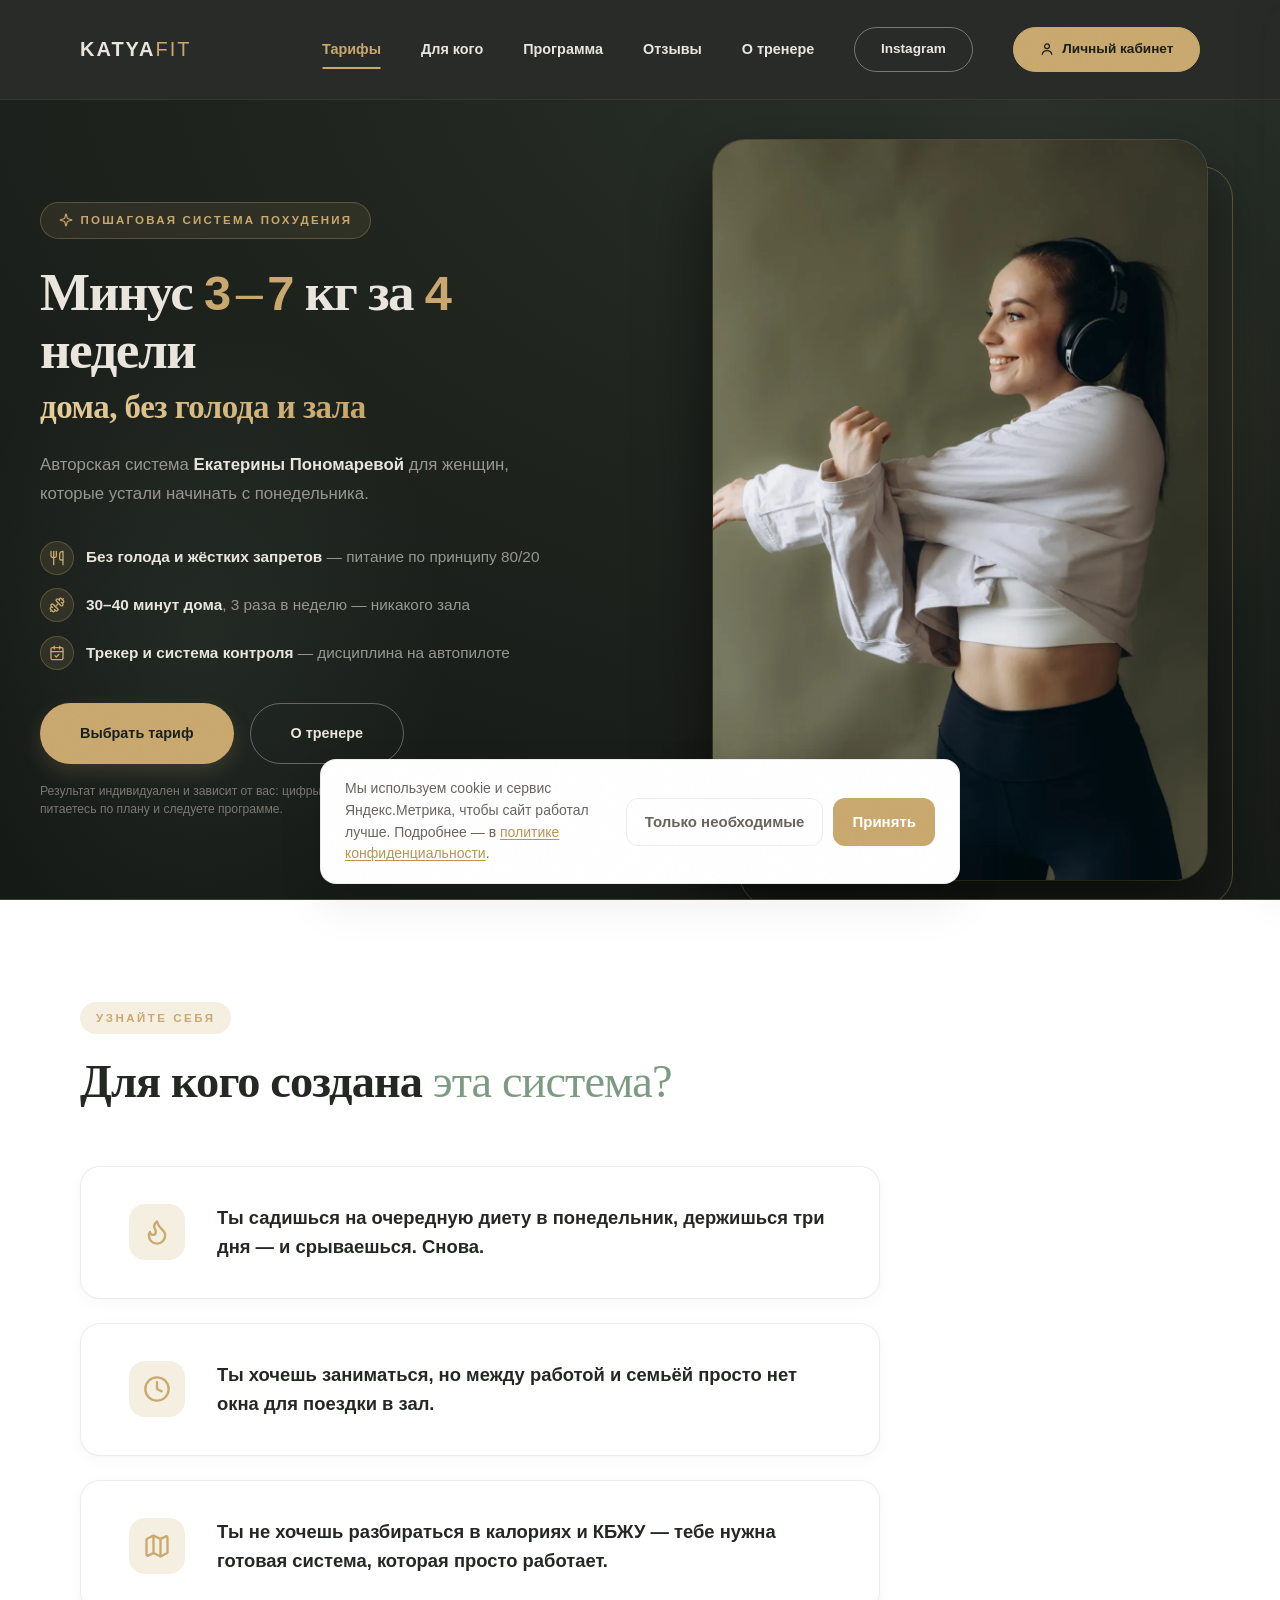
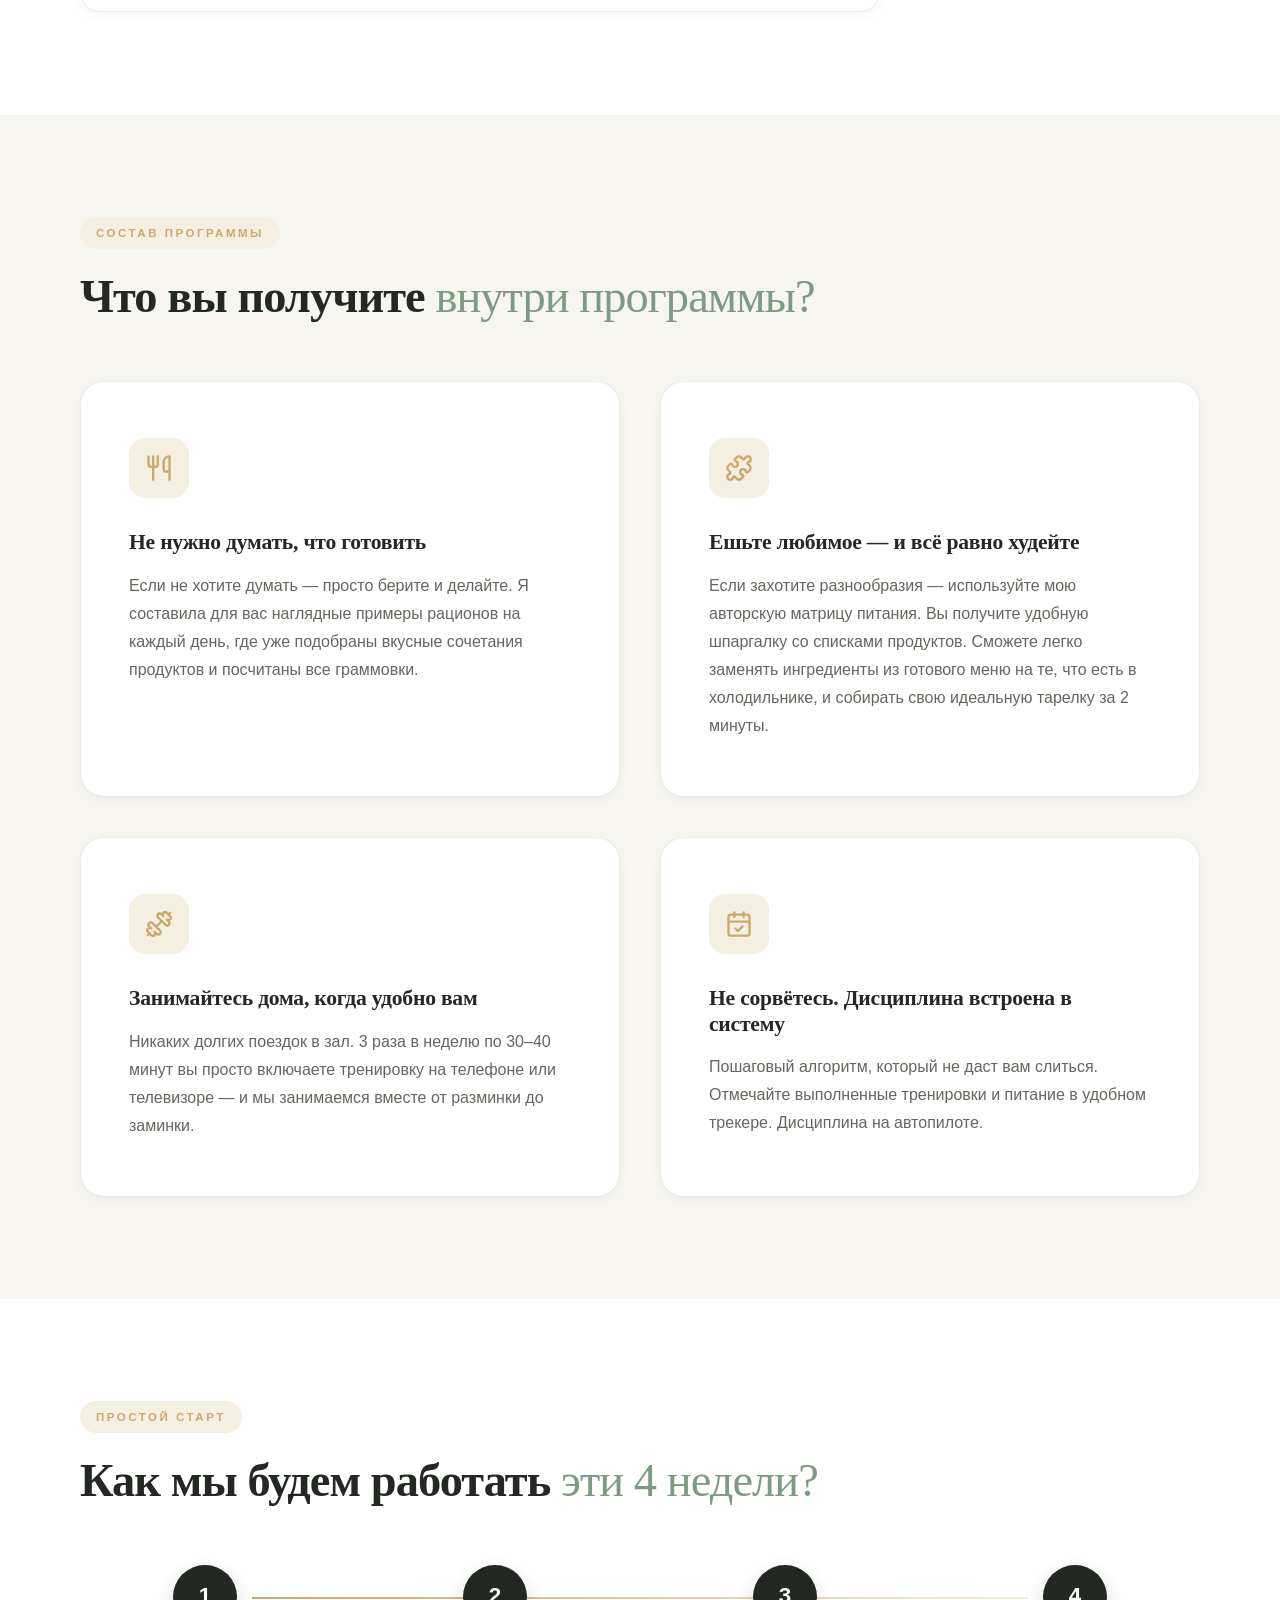
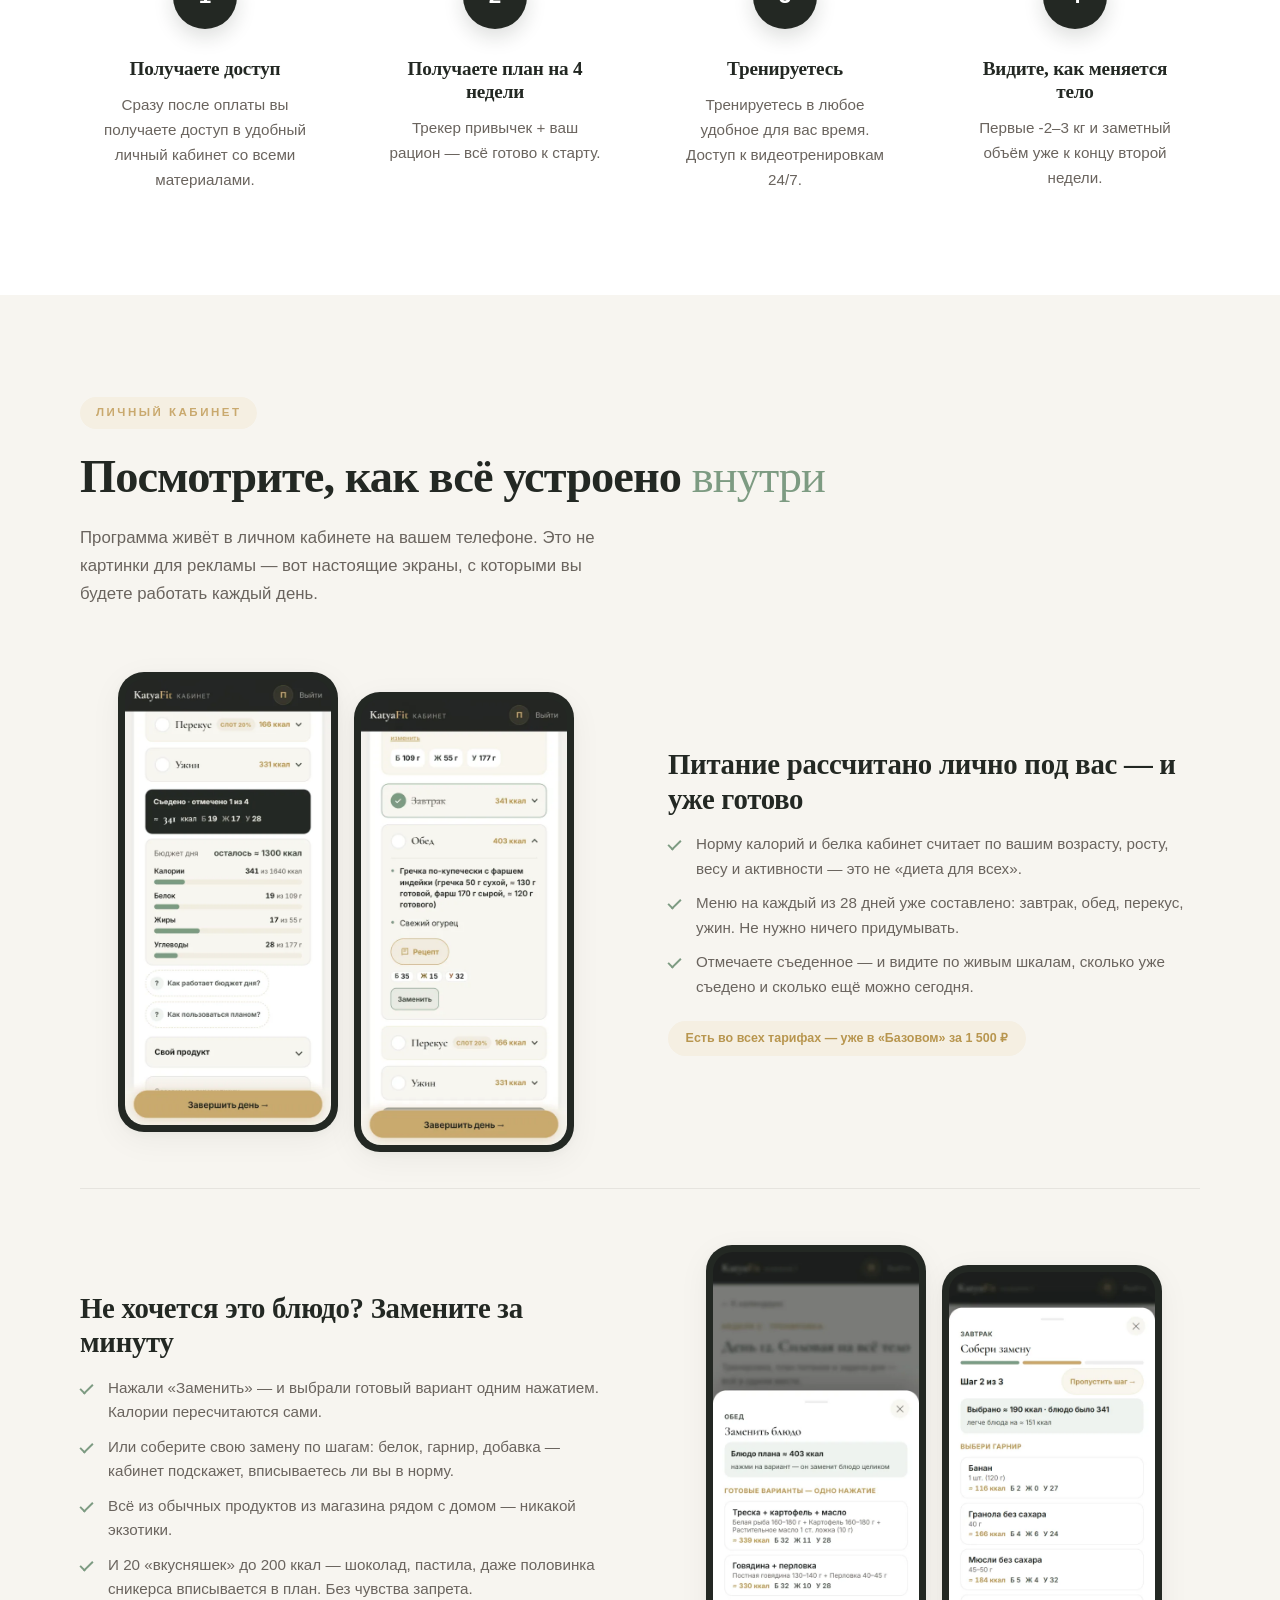
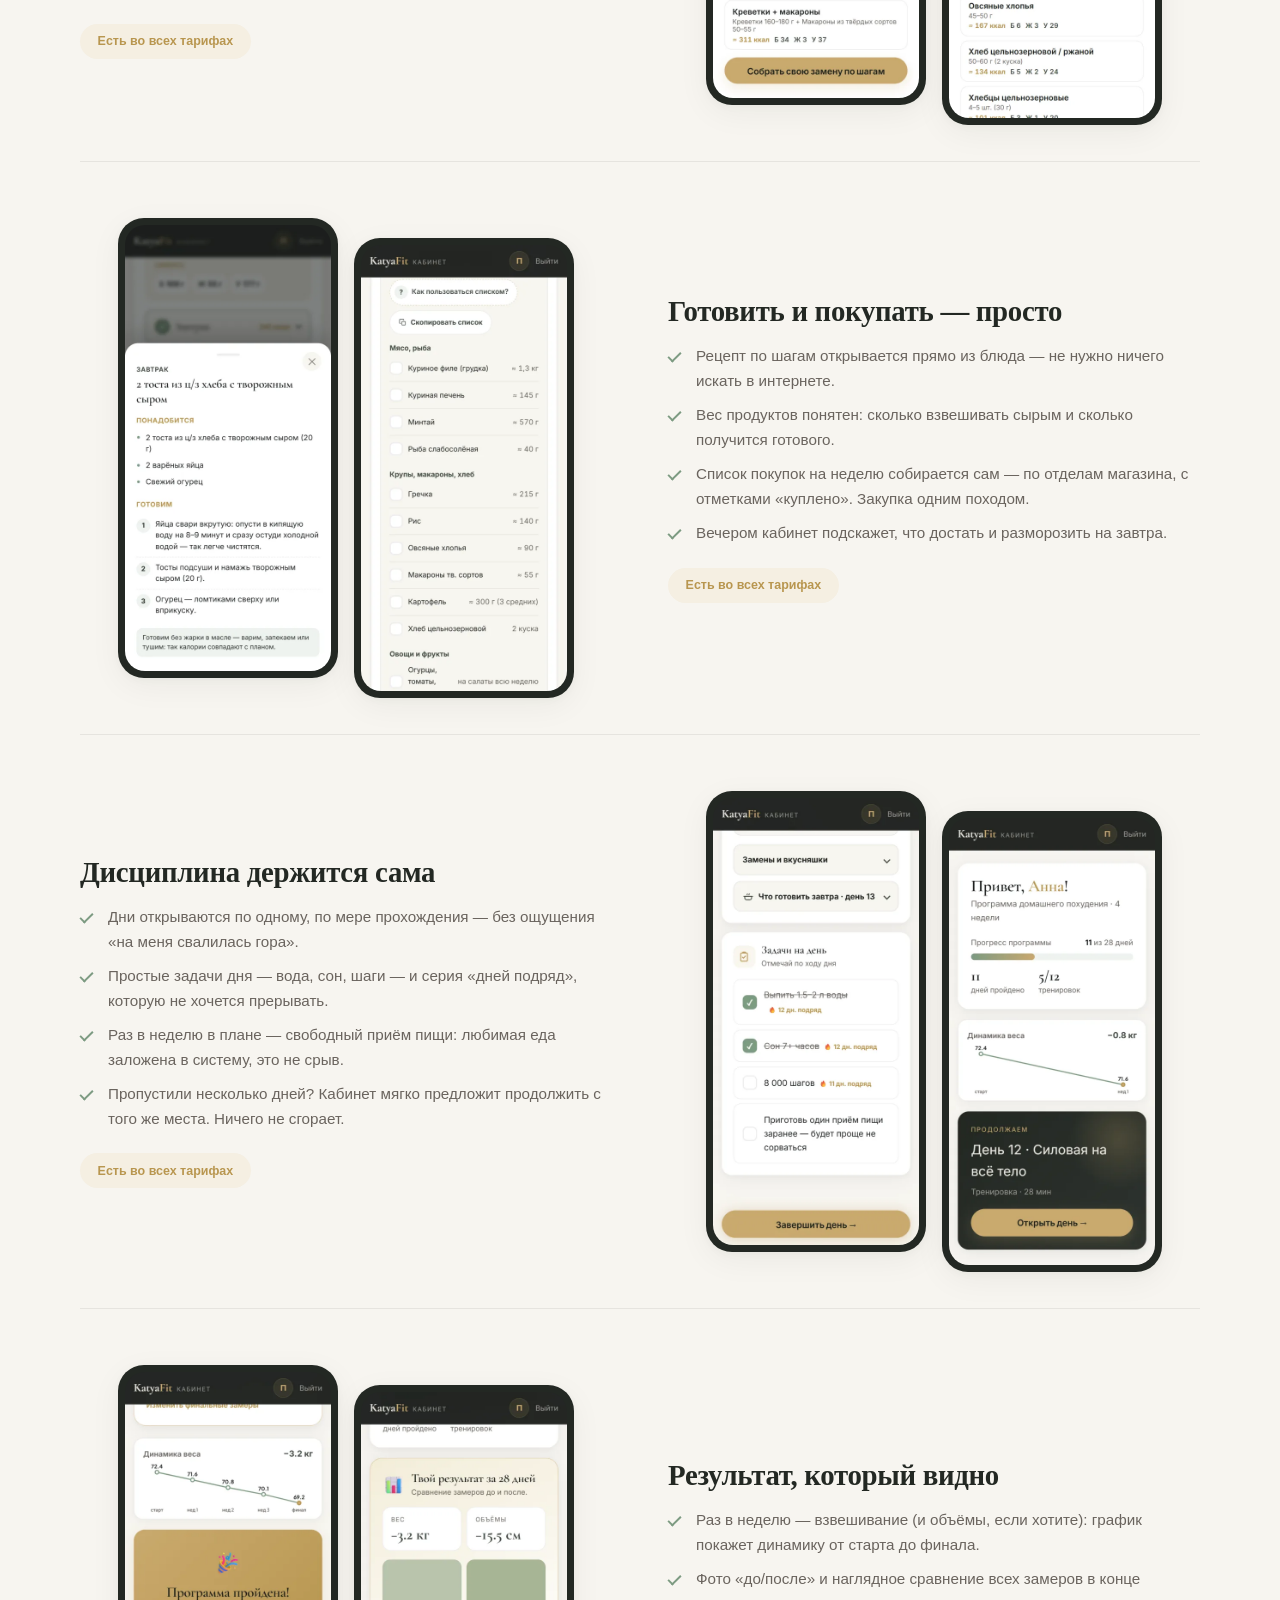
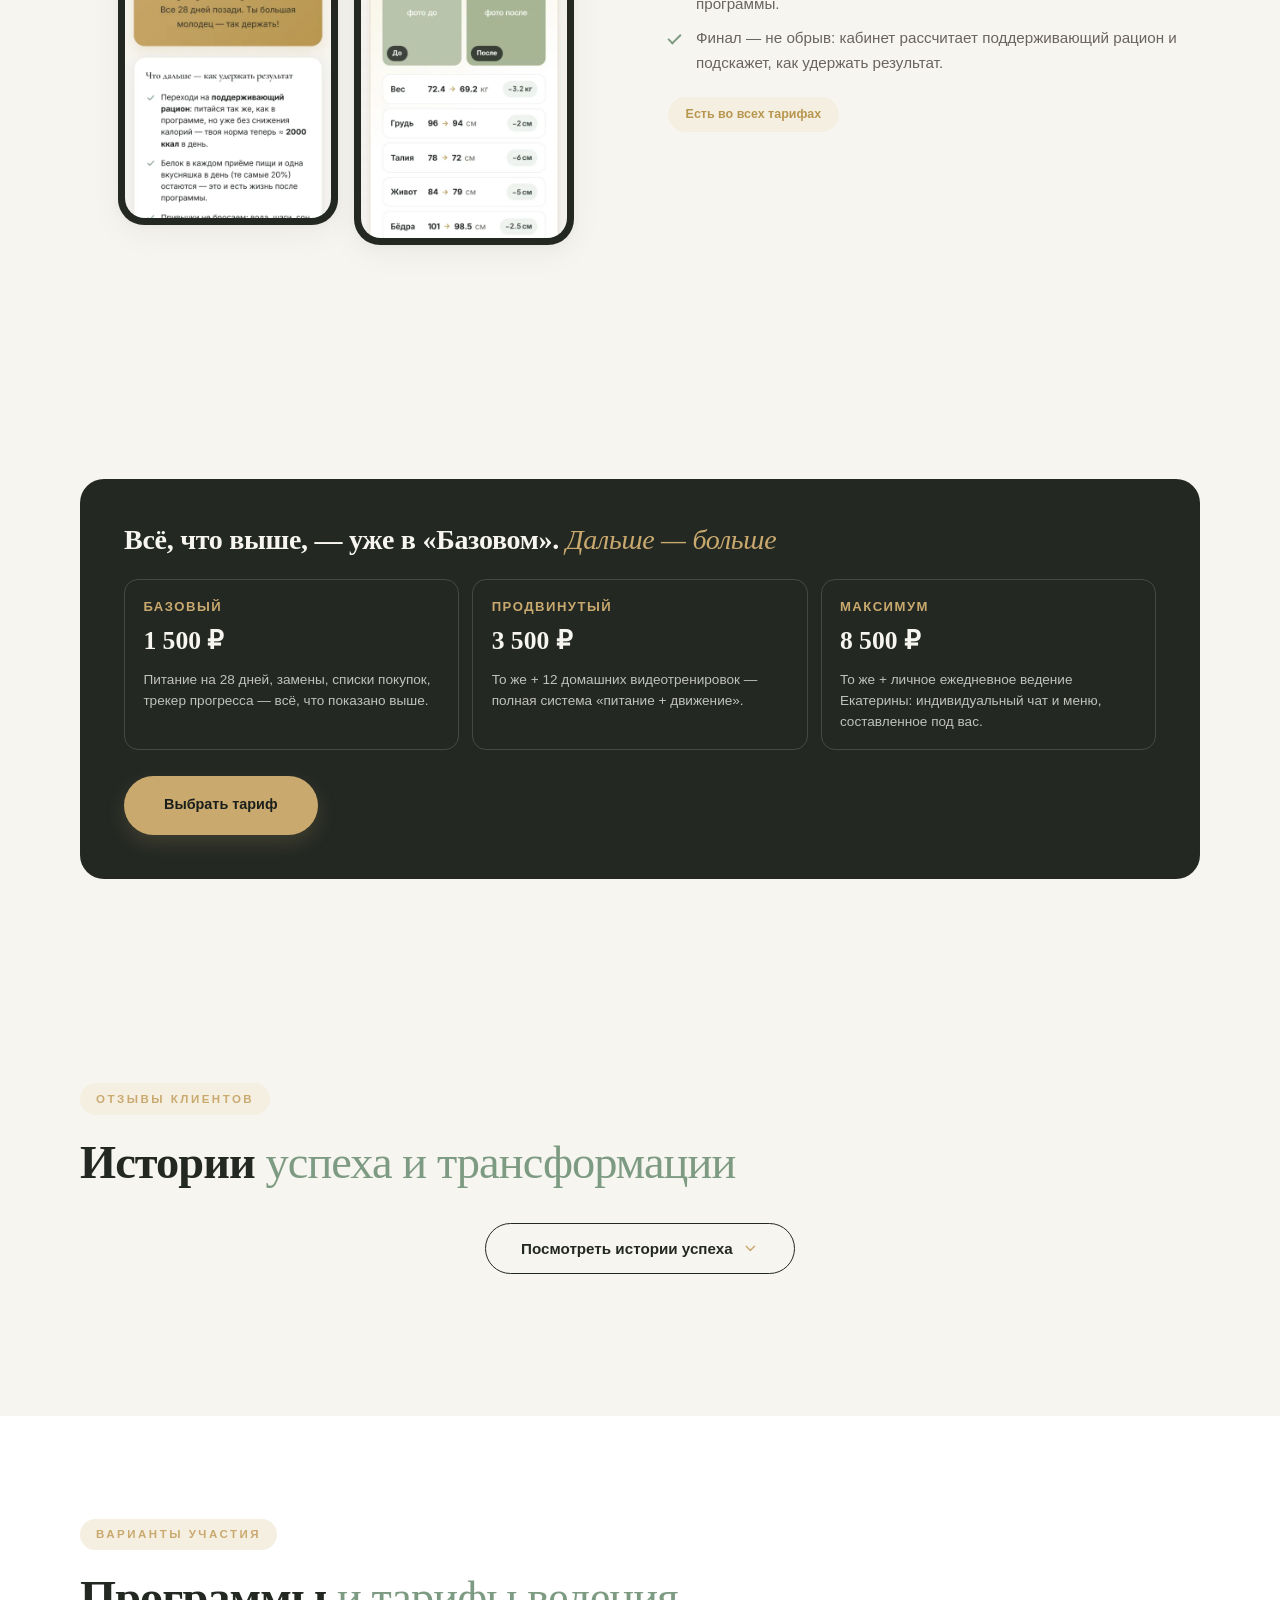
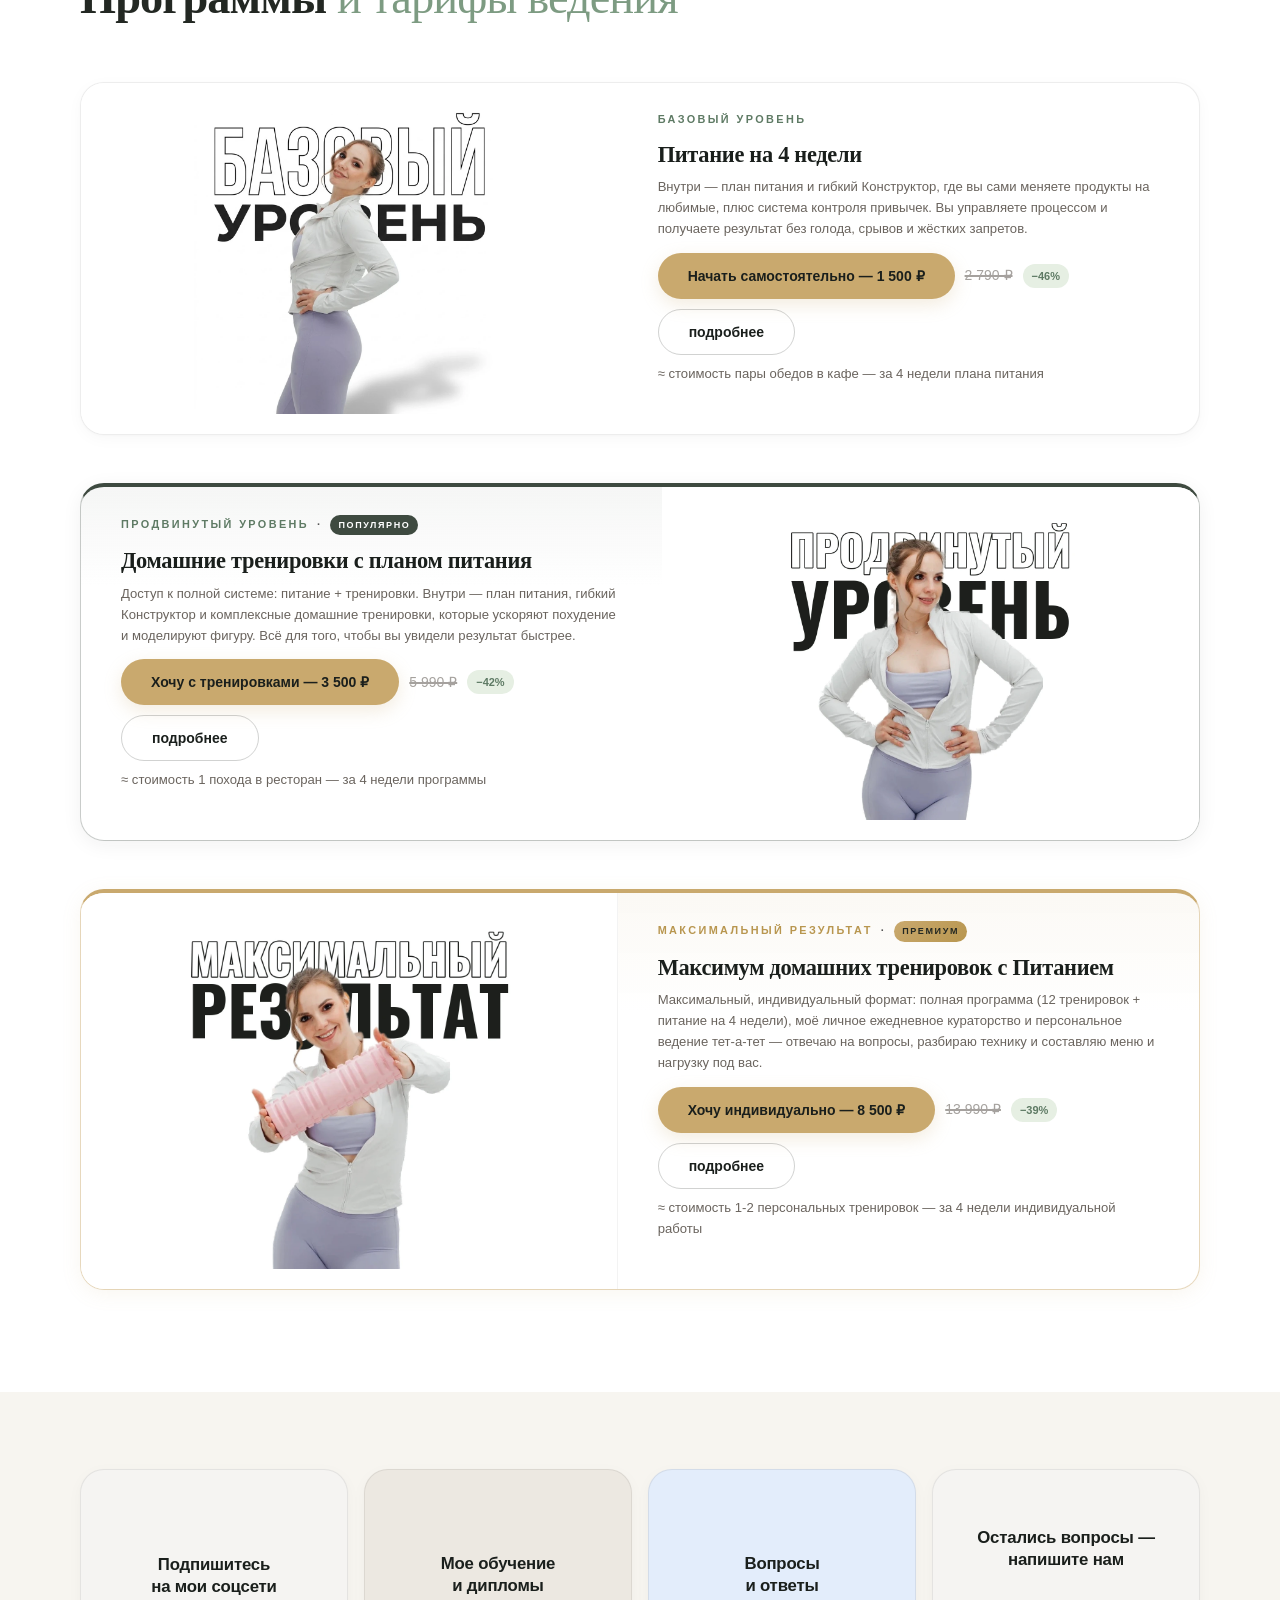
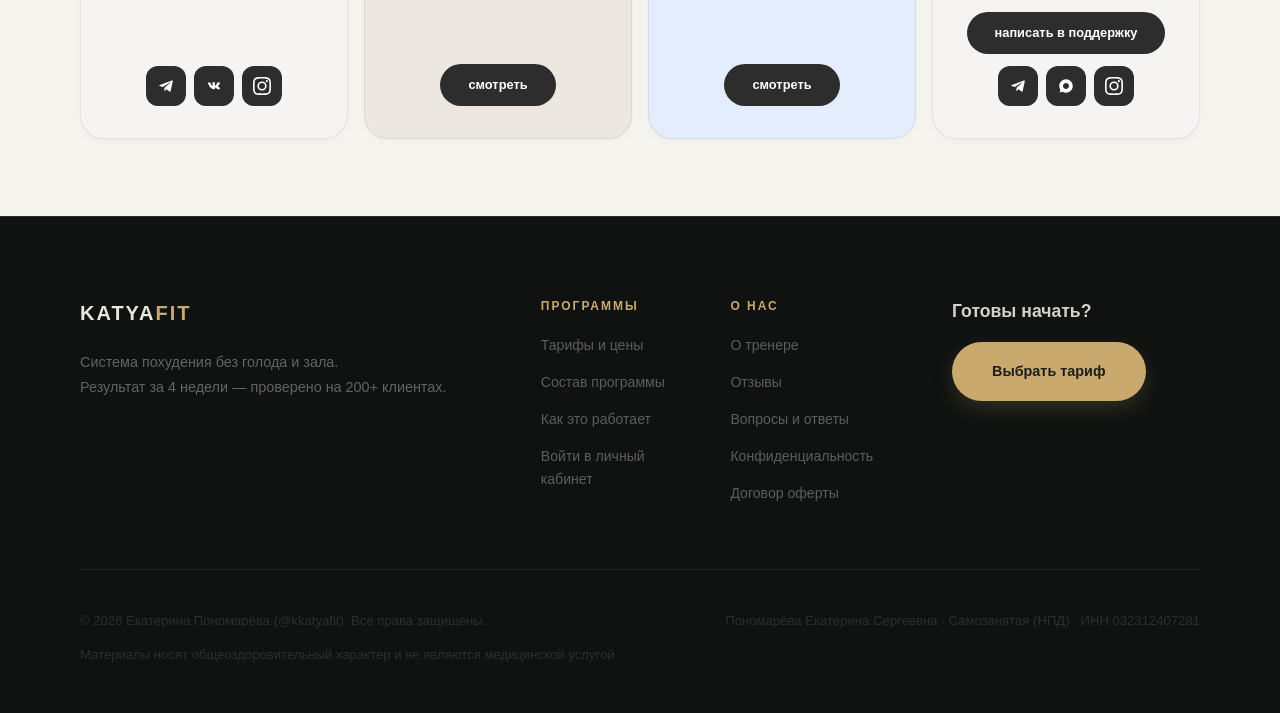
<file: index.html>
<!DOCTYPE html>
<html lang="ru">
<head>
    <meta charset="UTF-8">
    <meta name="viewport" content="width=device-width, initial-scale=1.0, viewport-fit=cover">
    <!-- Анти-кликджекинг: X-Frame-Options пропал на GitHub Pages -> фрейм-бастер (frame-ancestors в <meta> игнорируется). -->
    <script src="js/frame-buster.js?v=4.0.41"></script>
    <title>Екатерина | Фитнес-тренер &amp; Нутрициолог (@kkatyafit)</title>
    <meta name="description" content="Пошаговая система похудения от Екатерины Пономаревой (@kkatyafit). 12 домашних тренировок, конструктор рациона и трекер привычек. Результат за 4 недели.">
    <meta name="robots" content="index, follow">
    <link rel="canonical" href="https://katyafit.ru/">
 
    <!-- Open Graph -->
    <meta property="og:type" content="website">
    <meta property="og:locale" content="ru_RU">
    <meta property="og:site_name" content="KatyaFit">
    <meta property="og:title" content="Екатерина | Фитнес-тренер &amp; Нутрициолог (@kkatyafit)">
    <meta property="og:description" content="Пошаговая система похудения. 12 домашних тренировок, конструктор рациона и трекер привычек. Результат за 4 недели.">
    <meta property="og:image" content="https://katyafit.ru/katya_hero_profile.webp">
    <meta property="og:url" content="https://katyafit.ru/">
    <meta name="twitter:card" content="summary_large_image">
    <meta name="twitter:image" content="https://katyafit.ru/katya_hero_profile.webp">

    <!-- Favicon -->
    <link rel="icon" href="favicon.svg?v=4.0.41" type="image/svg+xml">
    <link rel="icon" href="favicon.png?v=4.0.41" type="image/png">
    <link rel="apple-touch-icon" href="apple-touch-icon.png?v=4.0.41">

    <!-- Theme color for mobile browsers -->
    <meta name="theme-color" content="#1a1f1c">

    <!-- Preload главного изображения (улучшает LCP) -->
    <link rel="preload" as="image" href="katya_hero_62.webp">

    <!-- Preconnect for fonts (#23: moved from @import in CSS to <link> in HTML) -->
    <link rel="preconnect" href="https://fonts.googleapis.com">
    <link rel="preconnect" href="https://fonts.gstatic.com" crossorigin>
    <link href="https://fonts.googleapis.com/css2?family=Cormorant+Garamond:wght@400;500;600;700&family=Inter:wght@300;400;500;600;700&family=Montserrat:wght@500;600;700&family=Plus+Jakarta+Sans:wght@500;600;700;800&display=swap" rel="stylesheet">

    <link rel="stylesheet" href="css/base.css?v=4.0.41">
    <link rel="stylesheet" href="css/home.css?v=4.0.41">
    <link rel="stylesheet" href="css/sections.css?v=4.0.41">
    <link rel="stylesheet" href="css/forms.css?v=4.0.41">
    <link rel="stylesheet" href="css/footer.css?v=4.0.41">
    <link rel="stylesheet" href="css/widgets.css?v=4.0.41">
    <link rel="stylesheet" href="css/trainer.css?v=4.0.41">
    <link rel="stylesheet" href="css/trainer-experience.css?v=4.0.41">

    <!-- Content-Security-Policy (#9) -->
    <meta http-equiv="Content-Security-Policy" content="default-src 'self'; script-src 'self' https://mc.yandex.ru; style-src 'self' https://fonts.googleapis.com 'unsafe-inline'; font-src https://fonts.gstatic.com; img-src 'self' data: https://mc.yandex.ru; connect-src 'self' https://api.telegram.org https://mc.yandex.ru https://*.ingest.de.sentry.io; frame-ancestors 'none';">

    <!-- Sentry: автосбор JS-ошибок -> Telegram (проект landing, org katyafitru; тот же воркфлоу, что у кабинета) -->
    <script src="js/vendor/sentry.js?v=4.0.41"></script>
    <script src="js/sentry-init.js?v=4.0.41"></script>
    <meta http-equiv="X-Content-Type-Options" content="nosniff">
    <meta http-equiv="Referrer-Policy" content="strict-origin-when-cross-origin">

    <!-- Structured Data (JSON-LD): не исполняется как скрипт, CSP не блокирует -->
    <script type="application/ld+json">
    {
        "@context": "https://schema.org",
        "@graph": [
            {
                "@type": "WebSite",
                "@id": "https://katyafit.ru/#website",
                "url": "https://katyafit.ru/",
                "name": "KatyaFit",
                "inLanguage": "ru-RU"
            },
            {
                "@type": "Person",
                "@id": "https://katyafit.ru/#person",
                "name": "Екатерина Пономарёва",
                "jobTitle": "Фитнес-тренер, нутрициолог",
                "image": "https://katyafit.ru/katya_hero_profile.webp",
                "url": "https://katyafit.ru/trainer.html",
                "sameAs": [
                    "https://t.me/kkatyafit",
                    "https://www.instagram.com/kkatyafit",
                    "https://vk.ru/id201181278"
                ]
            }
        ]
    }
    </script>
</head>
<body class="theme-dark header-dark">

    <noscript>
        <div style="text-align:center; padding:2rem; background:#f9f7f4; color:#2a2c2b; font-family:sans-serif;">
            Для корректной работы сайта необходимо включить JavaScript в настройках браузера.
        </div>
    </noscript>

    <!-- SVG Sprite — скрытые символы иконок (1 копия вместо 35) -->
    <svg style="display:none" aria-hidden="true" focusable="false">
        <symbol id="icon-star" viewBox="0 0 24 24" stroke="currentColor" stroke-width="2" stroke-linecap="round" stroke-linejoin="round">
            <path d="M11.525 2.295a.53.53 0 0 1 .95 0l2.31 4.679a2.123 2.123 0 0 0 1.595 1.16l5.166.756a.53.53 0 0 1 .294.904l-3.736 3.638a2.123 2.123 0 0 0-.611 1.878l.882 5.14a.53.53 0 0 1-.771.56l-4.618-2.428a2.122 2.122 0 0 0-1.973 0L6.396 21.01a.53.53 0 0 1-.77-.56l.881-5.139a2.122 2.122 0 0 0-.611-1.879L2.16 9.795a.53.53 0 0 1 .294-.906l5.165-.755a2.122 2.122 0 0 0 1.597-1.16z"/>
        </symbol>
    </svg>

    <!-- Main Content -->
    <main>

        <!-- Hero Section -->
        <section class="hero hero--dark" id="hero">
            <div class="hero-editorial">

                <!-- Левая часть: текст -->
                <div class="hero-content">
                    <div class="hero-content-inner">
                        <span class="hero-eyebrow" id="heroBadge"><svg xmlns="http://www.w3.org/2000/svg" viewBox="0 0 24 24" fill="none" stroke="currentColor" stroke-width="2" stroke-linecap="round" stroke-linejoin="round" class="lucide lucide-sparkles icon-inline" style="width: 14px; height: 14px;"><path d="M9.937 15.5A2 2 0 0 0 8.5 14.063l-6.135-1.582a.5.5 0 0 1 0-.962L8.5 9.936A2 2 0 0 0 9.937 8.5l1.582-6.135a.5.5 0 0 1 .963 0L14.063 8.5A2 2 0 0 0 15.5 9.937l6.135 1.581a.5.5 0 0 1 0 .964L15.5 14.063a2 2 0 0 0-1.437 1.437l-1.582 6.135a.5.5 0 0 1-.963 0z"/></svg> Пошаговая система похудения</span>
                        <h1 class="hero-title" id="heroTitle">Минус <span class="hero-num">3</span><span class="hero-num hero-dash">–</span><span class="hero-num">7</span> кг за <span class="hero-num">4</span> недели<span class="hero-title-accent">дома, без голода и зала</span></h1>
                        <p class="hero-subtitle">Авторская система <strong>Екатерины Пономаревой</strong> для&nbsp;женщин, которые устали начинать с&nbsp;понедельника.</p>
                        <ul class="hero-features" id="heroSub">
                            <li><span class="hero-feat-ic"><svg xmlns="http://www.w3.org/2000/svg" viewBox="0 0 24 24" fill="none" stroke="currentColor" stroke-width="2" stroke-linecap="round" stroke-linejoin="round" style="width:16px;height:16px;"><path d="M3 2v7c0 1.1.9 2 2 2h4a2 2 0 0 0 2-2V2" />
  <path d="M7 2v20" />
  <path d="M21 15V2a5 5 0 0 0-5 5v6c0 1.1.9 2 2 2h3Zm0 0v7" /></svg></span><span><strong>Без голода и жёстких запретов</strong> — питание по принципу 80/20</span></li>
                            <li><span class="hero-feat-ic"><svg xmlns="http://www.w3.org/2000/svg" viewBox="0 0 24 24" fill="none" stroke="currentColor" stroke-width="2" stroke-linecap="round" stroke-linejoin="round" style="width:16px;height:16px;"><path d="M17.596 12.768a2 2 0 1 0 2.829-2.829l-1.768-1.767a2 2 0 0 0 2.828-2.829l-2.828-2.828a2 2 0 0 0-2.829 2.828l-1.767-1.768a2 2 0 1 0-2.829 2.829z" />
  <path d="m2.5 21.5 1.4-1.4" />
  <path d="m20.1 3.9 1.4-1.4" />
  <path d="M5.343 21.485a2 2 0 1 0 2.829-2.828l1.767 1.768a2 2 0 1 0 2.829-2.829l-6.364-6.364a2 2 0 1 0-2.829 2.829l1.768 1.767a2 2 0 0 0-2.828 2.829z" />
  <path d="m9.6 14.4 4.8-4.8" /></svg></span><span><strong>30–40 минут дома</strong>, 3 раза в неделю — никакого зала</span></li>
                            <li><span class="hero-feat-ic"><svg xmlns="http://www.w3.org/2000/svg" viewBox="0 0 24 24" fill="none" stroke="currentColor" stroke-width="2" stroke-linecap="round" stroke-linejoin="round" style="width:16px;height:16px;"><path d="M8 2v4" />
  <path d="M16 2v4" />
  <rect width="18" height="18" x="3" y="4" rx="2" />
  <path d="M3 10h18" />
  <path d="m9 16 2 2 4-4" /></svg></span><span><strong>Трекер и система контроля</strong> — дисциплина на автопилоте</span></li>
                        </ul>
                        <div class="hero-btns">
                            <a href="#rates" class="btn btn-primary" id="heroCta">Выбрать тариф</a>
                            <a href="trainer.html" class="btn btn-secondary" id="heroTrainer">О тренере</a>
                        </div>
                        <p class="hero-disclaimer">Результат индивидуален и зависит от вас: цифры выше — при условии, что вы питаетесь по плану и следуете программе.</p>
                    </div>
                </div>

                <!-- Правая часть: крупное фото в рамке-карточке -->
                <div class="hero-photo-panel">
                    <div class="hero-photo-frame">
                        <span class="hero-photo-decor" aria-hidden="true"></span>
                        <img src="katya_hero_62.webp" alt="Екатерина Пономарёва | Фитнес-тренер &amp; Нутрициолог" class="hero-photo" loading="eager" fetchpriority="high" width="1024" height="1536" id="heroImg">
                        <div class="hero-photo-badge" aria-label="Средний результат участниц">
                            <span class="hero-badge-ic" aria-hidden="true"><svg xmlns="http://www.w3.org/2000/svg" viewBox="0 0 24 24" fill="none" stroke="currentColor" stroke-width="2.2" stroke-linecap="round" stroke-linejoin="round" style="width:18px;height:18px;"><path d="M16 7h6v6"/><path d="m22 7-8.5 8.5-5-5L2 17"/></svg></span>
                            <span class="hero-badge-text"><strong>−5 кг</strong>средний результат за месяц</span>
                        </div>
                    </div>
                </div>

            </div>
        </section>

        <!-- For Whom Section -->
        <section class="section section-light" id="for-whom">
            <div class="container">
                <span class="section-badge">Узнайте себя</span>
                <h2 class="section-title" id="forWhomTitle">Для кого создана <span>эта система?</span></h2>
                <div class="target-list">
                    <div class="target-item" id="target-1">
                        <div class="target-icon"><svg xmlns="http://www.w3.org/2000/svg" viewBox="0 0 24 24" fill="none" stroke="currentColor" stroke-width="2" stroke-linecap="round" stroke-linejoin="round" class="lucide lucide-flame" style="width: 28px; height: 28px;"><path d="M12 3q1 4 4 6.5t3 5.5a1 1 0 0 1-14 0 5 5 0 0 1 1-3 1 1 0 0 0 5 0c0-2-1.5-3-1.5-5q0-2 2.5-4" /></svg></div>
                        <p>Ты садишься на очередную диету в понедельник, держишься три дня — и срываешься. Снова.</p>
                    </div>
                    <div class="target-item" id="target-2">
                        <div class="target-icon"><svg xmlns="http://www.w3.org/2000/svg" viewBox="0 0 24 24" fill="none" stroke="currentColor" stroke-width="2" stroke-linecap="round" stroke-linejoin="round" class="lucide lucide-clock" style="width: 28px; height: 28px;"><circle cx="12" cy="12" r="10" />
  <path d="M12 6v6l4 2" /></svg></div>
                        <p>Ты хочешь заниматься, но между работой и семьёй просто нет окна для поездки в зал.</p>
                    </div>
                    <div class="target-item" id="target-3">
                        <div class="target-icon"><svg xmlns="http://www.w3.org/2000/svg" viewBox="0 0 24 24" fill="none" stroke="currentColor" stroke-width="2" stroke-linecap="round" stroke-linejoin="round" class="lucide lucide-map" style="width: 28px; height: 28px;"><path d="M14.106 5.553a2 2 0 0 0 1.788 0l3.659-1.83A1 1 0 0 1 21 4.619v12.764a1 1 0 0 1-.553.894l-4.553 2.277a2 2 0 0 1-1.788 0l-4.212-2.106a2 2 0 0 0-1.788 0l-3.659 1.83A1 1 0 0 1 3 19.381V6.618a1 1 0 0 1 .553-.894l4.553-2.277a2 2 0 0 1 1.788 0z" />
  <path d="M15 5.764v15" />
  <path d="M9 3.236v15" /></svg></div>
                        <p>Ты не хочешь разбираться в калориях и КБЖУ — тебе нужна готовая система, которая просто работает.</p>
                    </div>
                </div>
            </div>
        </section>

        <!-- Program Content Section -->
        <section class="section" id="program-content">
            <div class="container">
                <span class="section-badge">Состав программы</span>
                <h2 class="section-title" id="programTitle">Что вы получите <span>внутри программы?</span></h2>
                <div class="benefits-grid">
                    <!-- Card 1 -->
                    <article class="benefit-card" id="benefit-1">
                        <div class="benefit-icon"><svg xmlns="http://www.w3.org/2000/svg" viewBox="0 0 24 24" fill="none" stroke="currentColor" stroke-width="2" stroke-linecap="round" stroke-linejoin="round" class="lucide lucide-utensils"><path d="M3 2v7c0 1.1.9 2 2 2h4a2 2 0 0 0 2-2V2" />
  <path d="M7 2v20" />
  <path d="M21 15V2a5 5 0 0 0-5 5v6c0 1.1.9 2 2 2h3Zm0 0v7" /></svg></div>
                        <h3>Не нужно думать, что готовить</h3>
                        <p>Если не хотите думать — просто берите и делайте. Я составила для вас наглядные примеры рационов на каждый день, где уже подобраны вкусные сочетания продуктов и посчитаны все граммовки.</p>
                    </article>
                    <!-- Card 2 -->
                    <article class="benefit-card" id="benefit-2">
                        <div class="benefit-icon"><svg xmlns="http://www.w3.org/2000/svg" viewBox="0 0 24 24" fill="none" stroke="currentColor" stroke-width="2" stroke-linecap="round" stroke-linejoin="round" class="lucide lucide-puzzle"><path d="M15.39 4.39a1 1 0 0 0 1.68-.474 2.5 2.5 0 1 1 3.014 3.015 1 1 0 0 0-.474 1.68l1.683 1.682a2.414 2.414 0 0 1 0 3.414L19.61 15.39a1 1 0 0 1-1.68-.474 2.5 2.5 0 1 0-3.014 3.015 1 1 0 0 1 .474 1.68l-1.683 1.682a2.414 2.414 0 0 1-3.414 0L8.61 19.61a1 1 0 0 0-1.68.474 2.5 2.5 0 1 1-3.014-3.015 1 1 0 0 0 .474-1.68l-1.683-1.682a2.414 2.414 0 0 1 0-3.414L4.39 8.61a1 1 0 0 1 1.68.474 2.5 2.5 0 1 0 3.014-3.015 1 1 0 0 1-.474-1.68l1.683-1.682a2.414 2.414 0 0 1 3.414 0z" /></svg></div>
                        <h3>Ешьте любимое — и всё равно худейте</h3>
                        <p>Если захотите разнообразия — используйте мою авторскую матрицу питания. Вы получите удобную шпаргалку со списками продуктов. Сможете легко заменять ингредиенты из готового меню на те, что есть в холодильнике, и собирать свою идеальную тарелку за 2 минуты.</p>
                    </article>
                    <!-- Card 3 -->
                    <article class="benefit-card" id="benefit-3">
                        <div class="benefit-icon"><svg xmlns="http://www.w3.org/2000/svg" viewBox="0 0 24 24" fill="none" stroke="currentColor" stroke-width="2" stroke-linecap="round" stroke-linejoin="round" class="lucide lucide-dumbbell"><path d="M17.596 12.768a2 2 0 1 0 2.829-2.829l-1.768-1.767a2 2 0 0 0 2.828-2.829l-2.828-2.828a2 2 0 0 0-2.829 2.828l-1.767-1.768a2 2 0 1 0-2.829 2.829z" />
  <path d="m2.5 21.5 1.4-1.4" />
  <path d="m20.1 3.9 1.4-1.4" />
  <path d="M5.343 21.485a2 2 0 1 0 2.829-2.828l1.767 1.768a2 2 0 1 0 2.829-2.829l-6.364-6.364a2 2 0 1 0-2.829 2.829l1.768 1.767a2 2 0 0 0-2.828 2.829z" />
  <path d="m9.6 14.4 4.8-4.8" /></svg></div>
                        <h3>Занимайтесь дома, когда удобно вам</h3>
                        <p>Никаких долгих поездок в зал. 3 раза в неделю по 30–40 минут вы просто включаете тренировку на телефоне или телевизоре — и мы занимаемся вместе от разминки до заминки.</p>
                    </article>
                    <!-- Card 4 -->
                    <article class="benefit-card" id="benefit-4">
                        <div class="benefit-icon"><svg xmlns="http://www.w3.org/2000/svg" viewBox="0 0 24 24" fill="none" stroke="currentColor" stroke-width="2" stroke-linecap="round" stroke-linejoin="round" class="lucide lucide-calendar-check"><path d="M8 2v4" />
  <path d="M16 2v4" />
  <rect width="18" height="18" x="3" y="4" rx="2" />
  <path d="M3 10h18" />
  <path d="m9 16 2 2 4-4" /></svg></div>
                        <h3>Не сорвётесь. Дисциплина встроена в систему</h3>
                        <p>Пошаговый алгоритм, который не даст вам слиться. Отмечайте выполненные тренировки и питание в удобном трекере. Дисциплина на автопилоте.</p>
                    </article>
                </div>
            </div>
        </section>

        <!-- How It Works Section -->
        <section class="section section-light" id="how-it-works">
            <div class="container">
                <span class="section-badge">Простой старт</span>
                <h2 class="section-title" id="howTitle">Как мы будем работать <span>эти 4 недели?</span></h2>
                <div class="steps-grid">
                    <div class="step-card" id="step-1">
                        <div class="step-num">1</div>
                        <h3>Получаете доступ</h3>
                        <p>Сразу после оплаты вы получаете доступ в удобный личный кабинет со всеми материалами.</p>
                    </div>
                    <div class="step-card" id="step-2">
                        <div class="step-num">2</div>
                        <h3>Получаете план на 4 недели</h3>
                        <p>Трекер привычек + ваш рацион — всё готово к старту.</p>
                    </div>
                    <div class="step-card" id="step-3">
                        <div class="step-num">3</div>
                        <h3>Тренируетесь</h3>
                        <p>Тренируетесь в любое удобное для вас время. Доступ к видеотренировкам 24/7.</p>
                    </div>
                    <div class="step-card" id="step-4">
                        <div class="step-num">4</div>
                        <h3>Видите, как меняется тело</h3>
                        <p>Первые -2–3 кг и заметный объём уже к концу второй недели.</p>
                    </div>
                </div>
            </div>
        </section>

        <!-- Inside Cabinet Section (витрина личного кабинета) -->
        <section class="section" id="inside-cabinet">
            <div class="container">
                <span class="section-badge">Личный кабинет</span>
                <h2 class="section-title">Посмотрите, как всё устроено <span>внутри</span></h2>
                <p class="cab-lead">Программа живёт в личном кабинете на вашем телефоне. Это не картинки для рекламы — вот настоящие экраны, с которыми вы будете работать каждый день.</p>

                <div class="cab-feature">
                    <div class="cab-shots">
                        <figure class="cab-phone"><img src="cab_budget.webp" alt="Бюджет дня в кабинете: живые шкалы калорий, белка, жиров и углеводов" loading="lazy" width="480" height="1040"></figure>
                        <figure class="cab-phone cab-phone--lift"><img src="cab_meal.webp" alt="Карточка блюда с составом, рецептом и кнопкой «Заменить»" loading="lazy" width="480" height="1040"></figure>
                    </div>
                    <div class="cab-text">
                        <h3>Питание рассчитано лично под вас — и уже готово</h3>
                        <ul class="cab-list">
                            <li>Норму калорий и белка кабинет считает по вашим возрасту, росту, весу и активности — это не «диета для всех».</li>
                            <li>Меню на каждый из 28 дней уже составлено: завтрак, обед, перекус, ужин. Не нужно ничего придумывать.</li>
                            <li>Отмечаете съеденное — и видите по живым шкалам, сколько уже съедено и сколько ещё можно сегодня.</li>
                        </ul>
                        <span class="cab-pill">Есть во всех тарифах — уже в «Базовом» за 1 500 ₽</span>
                    </div>
                </div>

                <div class="cab-feature cab-feature--flip">
                    <div class="cab-shots">
                        <figure class="cab-phone"><img src="cab_replace.webp" alt="Готовые варианты замены блюда — одно нажатие" loading="lazy" width="480" height="1040"></figure>
                        <figure class="cab-phone cab-phone--lift"><img src="cab_wizard.webp" alt="Сборка своей замены по шагам с живым счётчиком калорий" loading="lazy" width="480" height="1040"></figure>
                    </div>
                    <div class="cab-text">
                        <h3>Не хочется это блюдо? Замените за минуту</h3>
                        <ul class="cab-list">
                            <li>Нажали «Заменить» — и выбрали готовый вариант одним нажатием. Калории пересчитаются сами.</li>
                            <li>Или соберите свою замену по шагам: белок, гарнир, добавка — кабинет подскажет, вписываетесь ли вы в норму.</li>
                            <li>Всё из обычных продуктов из магазина рядом с домом — никакой экзотики.</li>
                            <li>И 20 «вкусняшек» до 200 ккал — шоколад, пастила, даже половинка сникерса вписывается в план. Без чувства запрета.</li>
                        </ul>
                        <span class="cab-pill">Есть во всех тарифах</span>
                    </div>
                </div>

                <div class="cab-feature">
                    <div class="cab-shots">
                        <figure class="cab-phone"><img src="cab_recipe.webp" alt="Рецепт по шагам прямо в карточке блюда" loading="lazy" width="480" height="1040"></figure>
                        <figure class="cab-phone cab-phone--lift"><img src="cab_shop.webp" alt="Список покупок на неделю по отделам магазина" loading="lazy" width="480" height="1040"></figure>
                    </div>
                    <div class="cab-text">
                        <h3>Готовить и покупать — просто</h3>
                        <ul class="cab-list">
                            <li>Рецепт по шагам открывается прямо из блюда — не нужно ничего искать в интернете.</li>
                            <li>Вес продуктов понятен: сколько взвешивать сырым и сколько получится готового.</li>
                            <li>Список покупок на неделю собирается сам — по отделам магазина, с отметками «куплено». Закупка одним походом.</li>
                            <li>Вечером кабинет подскажет, что достать и разморозить на завтра.</li>
                        </ul>
                        <span class="cab-pill">Есть во всех тарифах</span>
                    </div>
                </div>

                <div class="cab-feature cab-feature--flip">
                    <div class="cab-shots">
                        <figure class="cab-phone"><img src="cab_habits.webp" alt="Задачи дня с сериями «дней подряд»" loading="lazy" width="480" height="1040"></figure>
                        <figure class="cab-phone cab-phone--lift"><img src="cab_dash.webp" alt="Главный экран кабинета: прогресс программы и сегодняшний день" loading="lazy" width="480" height="1040"></figure>
                    </div>
                    <div class="cab-text">
                        <h3>Дисциплина держится сама</h3>
                        <ul class="cab-list">
                            <li>Дни открываются по одному, по мере прохождения — без ощущения «на меня свалилась гора».</li>
                            <li>Простые задачи дня — вода, сон, шаги — и серия «дней подряд», которую не хочется прерывать.</li>
                            <li>Раз в неделю в плане — свободный приём пищи: любимая еда заложена в систему, это не срыв.</li>
                            <li>Пропустили несколько дней? Кабинет мягко предложит продолжить с того же места. Ничего не сгорает.</li>
                        </ul>
                        <span class="cab-pill">Есть во всех тарифах</span>
                    </div>
                </div>

                <div class="cab-feature">
                    <div class="cab-shots">
                        <figure class="cab-phone"><img src="cab_chart.webp" alt="График динамики веса за 4 недели" loading="lazy" width="480" height="1040"></figure>
                        <figure class="cab-phone cab-phone--lift"><img src="cab_compare.webp" alt="Сравнение замеров «до и после» на финише программы" loading="lazy" width="480" height="1040"></figure>
                    </div>
                    <div class="cab-text">
                        <h3>Результат, который видно</h3>
                        <ul class="cab-list">
                            <li>Раз в неделю — взвешивание (и объёмы, если хотите): график покажет динамику от старта до финала.</li>
                            <li>Фото «до/после» и наглядное сравнение всех замеров в конце программы.</li>
                            <li>Финал — не обрыв: кабинет рассчитает поддерживающий рацион и подскажет, как удержать результат.</li>
                        </ul>
                        <span class="cab-pill">Есть во всех тарифах</span>
                    </div>
                </div>

                <div class="cab-strip">
                    <div class="cab-strip-cell"><b>Как приложение на телефоне</b><p>Кабинет ставится на экран телефона в два касания — без App Store и Google Play.</p></div>
                    <div class="cab-strip-cell"><b>Вход по коду из письма</b><p>Никаких паролей: ввели почту, получили код — вы внутри.</p></div>
                    <div class="cab-strip-cell"><b>Сделан для телефона</b><p>Крупные кнопки и текст, ничего не обрезается, работает даже при слабом интернете.</p></div>
                </div>

                <div class="cab-tiers">
                    <h3>Всё, что выше, — уже в «Базовом». <span>Дальше — больше</span></h3>
                    <div class="cab-tier-row">
                        <div class="cab-tier">
                            <div class="cab-tier-name">Базовый</div>
                            <div class="cab-tier-price">1 500 ₽</div>
                            <p>Питание на 28 дней, замены, списки покупок, трекер прогресса — всё, что показано выше.</p>
                        </div>
                        <div class="cab-tier">
                            <div class="cab-tier-name">Продвинутый</div>
                            <div class="cab-tier-price">3 500 ₽</div>
                            <p>То же + 12 домашних видеотренировок — полная система «питание + движение».</p>
                        </div>
                        <div class="cab-tier">
                            <div class="cab-tier-name">Максимум</div>
                            <div class="cab-tier-price">8 500 ₽</div>
                            <p>То же + личное ежедневное ведение Екатерины: индивидуальный чат и меню, составленное под вас.</p>
                        </div>
                    </div>
                    <div class="cab-try">
                        <a href="#rates" class="btn btn-primary">Выбрать тариф</a>
                    </div>
                </div>
            </div>
        </section>

        <!-- Reviews Section -->
        <section class="section" id="reviews">
            <div class="container">
                <span class="section-badge">Отзывы клиентов</span>
                <h2 class="section-title">Истории <span>успеха и трансформации</span></h2>
                <!-- Кнопка разворачивания отзывов -->
                <div class="reviews-toggle-wrapper">
                    <button class="btn btn-secondary btn-reviews-toggle" id="toggleReviewsBtn">
                        Посмотреть истории успеха
                        <svg xmlns="http://www.w3.org/2000/svg" viewBox="0 0 24 24" fill="none" stroke="currentColor" stroke-width="2" stroke-linecap="round" stroke-linejoin="round" class="lucide lucide-chevron-down icon-inline toggle-arrow"><polyline points="6 9 12 15 18 9"/></svg>
                    </button>
                </div>

                <!-- Сворачиваемая область отзывов -->
                <div class="reviews-collapse" id="reviewsCollapse">
                    <div class="reviews-slider-container">
                    <div class="reviews-track" id="reviewsTrack">
                        <!-- Review 1 -->
                        <div class="review-slide">
                            <div class="review-image-wrapper">
                                <img src="review_1.webp" alt="Результат Светланы: до и после программы" class="review-image" loading="eager" width="1024" height="1024">
                            </div>
                            <div>
                                <div class="review-rating" aria-label="Оценка: 5 звёзд">
                                    <svg class="lucide lucide-star" style="width: 16px; height: 16px; fill: currentColor;" aria-hidden="true"><use href="#icon-star"/></svg>
                                    <svg class="lucide lucide-star" style="width: 16px; height: 16px; fill: currentColor;" aria-hidden="true"><use href="#icon-star"/></svg>
                                    <svg class="lucide lucide-star" style="width: 16px; height: 16px; fill: currentColor;" aria-hidden="true"><use href="#icon-star"/></svg>
                                    <svg class="lucide lucide-star" style="width: 16px; height: 16px; fill: currentColor;" aria-hidden="true"><use href="#icon-star"/></svg>
                                    <svg class="lucide lucide-star" style="width: 16px; height: 16px; fill: currentColor;" aria-hidden="true"><use href="#icon-star"/></svg>
                                </div>
                                <p class="review-headline">«Постройнела на 10 кг — и кожа подтягивается»</p>
                                <p class="review-text">«Катя, благодаря тебе у меня полностью изменились привычки. Я питаюсь здоровой пищей, легко себя чувствую, постройнела на 10 кг и легко двигаюсь! Кожа подтягивается, изменился и посвежел цвет лица. Огромное спасибо!»</p>
                            </div>
                            <div class="review-author">
                                <div class="review-author-info">
                                    <h4>Светлана, 35 лет</h4>
                                    <span>Снижение веса (-10 кг), улучшение состояния кожи</span>
                                </div>
                            </div>
                        </div>

                        <!-- Review 2 -->
                        <div class="review-slide">
                            <div class="review-image-wrapper">
                                <img src="review_3.webp" alt="Результат Анны: до и после программы" class="review-image" loading="lazy" width="1024" height="1024">
                            </div>
                            <div>
                                <div class="review-rating" aria-label="Оценка: 5 звёзд">
                                    <svg class="lucide lucide-star" style="width: 16px; height: 16px; fill: currentColor;" aria-hidden="true"><use href="#icon-star"/></svg>
                                    <svg class="lucide lucide-star" style="width: 16px; height: 16px; fill: currentColor;" aria-hidden="true"><use href="#icon-star"/></svg>
                                    <svg class="lucide lucide-star" style="width: 16px; height: 16px; fill: currentColor;" aria-hidden="true"><use href="#icon-star"/></svg>
                                    <svg class="lucide lucide-star" style="width: 16px; height: 16px; fill: currentColor;" aria-hidden="true"><use href="#icon-star"/></svg>
                                    <svg class="lucide lucide-star" style="width: 16px; height: 16px; fill: currentColor;" aria-hidden="true"><use href="#icon-star"/></svg>
                                </div>
                                <p class="review-headline">«Без голодовок ушли отёки и проявился красивый рельеф»</p>
                                <p class="review-text">«Долго не могла убрать лишние объёмы на животе и бёдрах. С Катиным конструктором питания и тренировками лёд наконец тронулся! Без голодовок тело подтянулось, ушли отёки и проявился красивый рельеф. Результат на фото говорит сам за себя!»</p>
                            </div>
                            <div class="review-author">
                                <div class="review-author-info">
                                    <h4>Анна, 27 лет</h4>
                                    <span>Улучшение качества тела, плоский живот и рельеф</span>
                                </div>
                            </div>
                        </div>

                        <!-- Review 3 -->
                        <div class="review-slide">
                            <div class="review-image-wrapper">
                                <img src="review_2.webp" alt="Скриншот отзыва клиента" class="review-image review-image-chat" loading="lazy" width="1024" height="1024">
                            </div>
                            <div>
                                <div class="review-rating" aria-label="Оценка: 5 звёзд">
                                    <svg class="lucide lucide-star" style="width: 16px; height: 16px; fill: currentColor;" aria-hidden="true"><use href="#icon-star"/></svg>
                                    <svg class="lucide lucide-star" style="width: 16px; height: 16px; fill: currentColor;" aria-hidden="true"><use href="#icon-star"/></svg>
                                    <svg class="lucide lucide-star" style="width: 16px; height: 16px; fill: currentColor;" aria-hidden="true"><use href="#icon-star"/></svg>
                                    <svg class="lucide lucide-star" style="width: 16px; height: 16px; fill: currentColor;" aria-hidden="true"><use href="#icon-star"/></svg>
                                    <svg class="lucide lucide-star" style="width: 16px; height: 16px; fill: currentColor;" aria-hidden="true"><use href="#icon-star"/></svg>
                                </div>
                                <p class="review-headline">«Ушли проблемы со здоровьем, появилось ощущение легкости»</p>
                                <p class="review-text">«Хочу сказать слова благодарности Кате. Благодаря правильно подобранному рациону ушли проблемы со здоровьем, появилось ощущение легкости и бодрости. Чувствую себя на все 100%! Огромное спасибо за поддержку!»</p>
                            </div>
                            <div class="review-author">
                                <div class="review-author-info">
                                    <h4>Ирина, 44 года</h4>
                                    <span>Индивидуальное ведение, новые здоровые привычки</span>
                                </div>
                            </div>
                        </div>

                        <!-- Review 4 -->
                        <div class="review-slide">
                            <div class="review-image-wrapper">
                                <img src="review_4.webp" alt="Отзыв Натальи: скриншот из переписки" class="review-image review-image-chat" loading="lazy" width="707" height="707">
                            </div>
                            <div>
                                <div class="review-rating" aria-label="Оценка: 5 звёзд">
                                    <svg class="lucide lucide-star" style="width: 16px; height: 16px; fill: currentColor;" aria-hidden="true"><use href="#icon-star"/></svg>
                                    <svg class="lucide lucide-star" style="width: 16px; height: 16px; fill: currentColor;" aria-hidden="true"><use href="#icon-star"/></svg>
                                    <svg class="lucide lucide-star" style="width: 16px; height: 16px; fill: currentColor;" aria-hidden="true"><use href="#icon-star"/></svg>
                                    <svg class="lucide lucide-star" style="width: 16px; height: 16px; fill: currentColor;" aria-hidden="true"><use href="#icon-star"/></svg>
                                    <svg class="lucide lucide-star" style="width: 16px; height: 16px; fill: currentColor;" aria-hidden="true"><use href="#icon-star"/></svg>
                                </div>
                                <p class="review-headline">«Питание разнообразное, вкусное, сытное и радует результат!»</p>
                                <p class="review-text">«Всю неделю питалась по меню. Понравилось, что разнообразно, вкусно и сытно. С непривычки хотелось что-то пожевать, но понимала, что есть не хочу. Главное — радует результат! Набрав 76 кг, начала сама потихоньку снижать вес, а под чутким руководством Кати есть уверенность, что делаю всё правильно!»</p>
                            </div>
                            <div class="review-author">
                                <div class="review-author-info">
                                    <h4>Наталья, 38 лет</h4>
                                    <span>Снижение веса, избавление от вредных привычек</span>
                                </div>
                            </div>
                        </div>

                        <!-- Review 5 -->
                        <div class="review-slide">
                            <div class="review-image-wrapper">
                                <img src="review_5.webp" alt="Отзыв Татьяны: скриншот из переписки" class="review-image review-image-chat" loading="lazy" width="587" height="587">
                            </div>
                            <div>
                                <div class="review-rating" aria-label="Оценка: 5 звёзд">
                                    <svg class="lucide lucide-star" style="width: 16px; height: 16px; fill: currentColor;" aria-hidden="true"><use href="#icon-star"/></svg>
                                    <svg class="lucide lucide-star" style="width: 16px; height: 16px; fill: currentColor;" aria-hidden="true"><use href="#icon-star"/></svg>
                                    <svg class="lucide lucide-star" style="width: 16px; height: 16px; fill: currentColor;" aria-hidden="true"><use href="#icon-star"/></svg>
                                    <svg class="lucide lucide-star" style="width: 16px; height: 16px; fill: currentColor;" aria-hidden="true"><use href="#icon-star"/></svg>
                                    <svg class="lucide lucide-star" style="width: 16px; height: 16px; fill: currentColor;" aria-hidden="true"><use href="#icon-star"/></svg>
                                </div>
                                <p class="review-headline">«Свирепого голода не было ни разу, ушли объемы в талии»</p>
                                <p class="review-text">«Начала питание по плану около двух недель назад. Вес пошел вниз медленно, но без скачков: с отметки ~65 кг сегодня вес около 61,5 кг. Отражение в зеркале радует, особенно в талии. В теле чувствуется легкость, свирепого голода не было ни разу!»</p>
                            </div>
                            <div class="review-author">
                                <div class="review-author-info">
                                    <h4>Татьяна, 31 год</h4>
                                    <span>Результат за 2 недели (-3.5 кг), уменьшение объемов талии</span>
                                </div>
                            </div>
                        </div>

                        <!-- Review 6 -->
                        <div class="review-slide">
                            <div class="review-image-wrapper">
                                <img src="review_6.webp" alt="Отзыв Марины: скриншот из переписки" class="review-image review-image-chat" loading="lazy" width="1024" height="1024">
                            </div>
                            <div>
                                <div class="review-rating" aria-label="Оценка: 5 звёзд">
                                    <svg class="lucide lucide-star" style="width: 16px; height: 16px; fill: currentColor;" aria-hidden="true"><use href="#icon-star"/></svg>
                                    <svg class="lucide lucide-star" style="width: 16px; height: 16px; fill: currentColor;" aria-hidden="true"><use href="#icon-star"/></svg>
                                    <svg class="lucide lucide-star" style="width: 16px; height: 16px; fill: currentColor;" aria-hidden="true"><use href="#icon-star"/></svg>
                                    <svg class="lucide lucide-star" style="width: 16px; height: 16px; fill: currentColor;" aria-hidden="true"><use href="#icon-star"/></svg>
                                    <svg class="lucide lucide-star" style="width: 16px; height: 16px; fill: currentColor;" aria-hidden="true"><use href="#icon-star"/></svg>
                                </div>
                                <p class="review-headline">«Главное — не надо думать, что приготовить!»</p>
                                <p class="review-text">«Питание превзошло ожидания. Думала будет тяжело, оказалось просто и легко. Главное — не надо думать, что приготовить! Уровень энергии оставался стабильным в течение дня, хватало сил на тренировку. Никаких приступов переедания. Всё супер!»</p>
                            </div>
                            <div class="review-author">
                                <div class="review-author-info">
                                    <h4>Марина, 26 лет</h4>
                                    <span>Питание без чувства голода, стабильная энергия</span>
                                </div>
                            </div>
                        </div>

                        <!-- Review 7 -->
                        <div class="review-slide">
                            <div class="review-image-wrapper">
                                <img src="review_7.webp" alt="Отзыв Евгении: скриншот из переписки" class="review-image review-image-chat" loading="lazy" width="544" height="544">
                            </div>
                            <div>
                                <div class="review-rating" aria-label="Оценка: 5 звёзд">
                                    <svg class="lucide lucide-star" style="width: 16px; height: 16px; fill: currentColor;" aria-hidden="true"><use href="#icon-star"/></svg>
                                    <svg class="lucide lucide-star" style="width: 16px; height: 16px; fill: currentColor;" aria-hidden="true"><use href="#icon-star"/></svg>
                                    <svg class="lucide lucide-star" style="width: 16px; height: 16px; fill: currentColor;" aria-hidden="true"><use href="#icon-star"/></svg>
                                    <svg class="lucide lucide-star" style="width: 16px; height: 16px; fill: currentColor;" aria-hidden="true"><use href="#icon-star"/></svg>
                                    <svg class="lucide lucide-star" style="width: 16px; height: 16px; fill: currentColor;" aria-hidden="true"><use href="#icon-star"/></svg>
                                </div>
                                <p class="review-headline">«За 4 недели поняла принцип питания, ем без срывов и ограничений»</p>
                                <p class="review-text">«Катя, спасибо огромное! За эти 4 недели мне стал очень понятен принцип питания, чтобы не есть всё подряд. Было вкусно и разнообразно, без ограничений и резких скачков веса. На корпоративе ела умеренно, не набрасывалась на еду. Раньше бы всё с тарелки попробовала, а теперь нет такого!»</p>
                            </div>
                            <div class="review-author">
                                <div class="review-author-info">
                                    <h4>Евгения, 33 года</h4>
                                    <span>4 недели программы, контроль аппетита без срывов</span>
                                </div>
                            </div>
                        </div>
                    </div>

                    <div class="slider-controls">
                        <button class="slider-btn prev" aria-label="Предыдущий отзыв">
                            <svg xmlns="http://www.w3.org/2000/svg" viewBox="0 0 24 24" fill="none" stroke="currentColor" stroke-width="2" stroke-linecap="round" stroke-linejoin="round" class="lucide lucide-chevron-left"><path d="m15 18-6-6 6-6" /></svg>
                        </button>
                        <button class="slider-btn next" aria-label="Следующий отзыв">
                            <svg xmlns="http://www.w3.org/2000/svg" viewBox="0 0 24 24" fill="none" stroke="currentColor" stroke-width="2" stroke-linecap="round" stroke-linejoin="round" class="lucide lucide-chevron-right"><path d="m9 18 6-6-6-6" /></svg>
                        </button>
                    </div>
                    <div class="slider-dots" id="sliderDots" aria-label="Пагинация отзывов"></div>
                </div>
                </div>
            </div>
        </section>

        <!-- Pricing Rates Section -->
        <section class="section section-light" id="rates">
            <div class="container">
                <span class="section-badge">Варианты участия</span>
                <h2 class="section-title">Программы <span>и тарифы ведения</span></h2>

                <div class="programs-list">
                    
                    <!-- Карточка 1: БАЗОВЫЙ УРОВЕНЬ -->
                    <div class="card" id="card-1">
                        <div class="card-left">
                            <img src="katya_base.webp" alt="Екатерина Пономарёва — курс База" class="card-base-img" width="1024" height="1024">
                        </div>
                        <div class="card-right">
                            <div class="card-label">Базовый уровень</div>
                            <h3 class="card-title">Питание на 4 недели</h3>
                            <p class="card-desc">
                                Внутри — план питания и гибкий Конструктор, где вы сами меняете
                                продукты на любимые, плюс система контроля привычек. Вы управляете
                                процессом и получаете результат без голода, срывов и жёстких запретов.
                            </p>
                            <div class="card-actions">
                                <a href="cart.html?plan=self" class="btn btn-primary">Начать самостоятельно — 1&nbsp;500&nbsp;₽</a>
                                <span class="old-price">2&nbsp;790&nbsp;₽</span>
                                <span class="discount-badge">−46%</span>
                                <button class="btn btn-secondary btn-toggle" data-target="features-1">подробнее</button>
                            </div>
                            <p class="price-context">≈ стоимость пары обедов в кафе — за 4 недели плана питания</p>
                            <div class="card-features" id="features-1">
                                <ul class="features-list">
                                    <li>4 недели (28 дней) доступа к закрытому личному кабинету.</li>
                                    <li>Гибкий Конструктор питания с точными порциями — ешьте то, что любите, и худейте.</li>
                                    <li>Готовые меню на каждый из 28 дней — не нужно думать, что приготовить.</li>
                                    <li>Рецепты с подсчитанными калориями и понятными граммовками.</li>
                                    <li>Трекер прогресса и привычек, чтобы не сойти с дистанции.</li>
                                    <li>Тренировки в тариф не входят — их можно добавить в кабинете отдельно.</li>
                                </ul>
                            </div>
                        </div>
                    </div>

                    <!-- Карточка 2: КУРАТОР (ПОПУЛЯРНО) -->
                    <div class="card card--popular card--reverse" id="card-2">
                        <div class="card-left">
                            <img src="katya_advanced_v3.webp" alt="Екатерина Пономарёва — Домашние тренировки с планом питания" class="card-base-img" width="1024" height="1024" loading="lazy">
                        </div>
                        <div class="card-right">
                            <div class="card-label">
                                Продвинутый уровень
                                <span class="label-separator">·</span>
                                <span class="badge-popular">Популярно</span>
                            </div>
                            <h3 class="card-title">Домашние тренировки с планом питания</h3>
                            <p class="card-desc">
                                Доступ к полной системе: питание + тренировки. Внутри — план питания,
                                гибкий Конструктор и комплексные домашние тренировки, которые ускоряют
                                похудение и моделируют фигуру. Всё для того, чтобы вы увидели результат
                                быстрее.
                            </p>
                            <div class="card-actions">
                                <a href="cart.html?plan=curator" class="btn btn-primary">Хочу с тренировками — 3&nbsp;500&nbsp;₽</a>
                                <span class="old-price">5&nbsp;990&nbsp;₽</span>
                                <span class="discount-badge">−42%</span>
                                <button class="btn btn-secondary btn-toggle" data-target="features-2">подробнее</button>
                            </div>
                            <p class="price-context">≈ стоимость 1 похода в ресторан — за 4 недели программы</p>
                            <div class="card-features" id="features-2">
                                <ul class="features-list">
                                    <li>Полный доступ в кабинет на 4 недели: 12 домашних тренировок + питание.</li>
                                    <li>Гибкий Конструктор питания и готовые меню на каждый из 28 дней.</li>
                                    <li>Рецепты с подсчитанными калориями и понятными граммовками.</li>
                                    <li>Трекер прогресса и привычек, чтобы держать ритм.</li>
                                </ul>
                            </div>
                        </div>
                    </div>

                    <!-- Карточка 3: МАКСИМУМ -->
                    <div class="card card--premium" id="card-3">
                        <div class="card-left">
                            <img src="katya_max_v3.webp" alt="Екатерина Пономарёва — курс Максимум" class="card-base-img" width="1024" height="1024" loading="lazy">
                        </div>
                        <div class="card-right">
                            <div class="card-label">
                                Максимальный результат
                                <span class="label-separator">·</span>
                                <span class="badge-premium">Премиум</span>
                            </div>
                            <h3 class="card-title">Максимум домашних тренировок с Питанием</h3>
                            <p class="card-desc">
                                Максимальный, индивидуальный формат: полная программа (12 тренировок +
                                питание на 4 недели), моё личное ежедневное кураторство и персональное
                                ведение тет-а-тет — отвечаю на вопросы, разбираю технику и составляю
                                меню и нагрузку под вас.
                            </p>
                            <div class="card-actions">
                                <a href="cart.html?plan=vip" class="btn btn-primary">Хочу индивидуально — 8&nbsp;500&nbsp;₽</a>
                                <span class="old-price">13&nbsp;990&nbsp;₽</span>
                                <span class="discount-badge">−39%</span>
                                <button class="btn btn-secondary btn-toggle" data-target="features-3">подробнее</button>
                            </div>
                            <p class="price-context">≈ стоимость 1-2 персональных тренировок — за 4 недели индивидуальной работы</p>
                            <div class="card-features" id="features-3">
                                <ul class="features-list">
                                    <li>Полная программа: 12 домашних тренировок + питание на 4 недели в кабинете.</li>
                                    <li>Моё личное ежедневное кураторство — отвечаю на любые вопросы по тренировкам и питанию.</li>
                                    <li>Личный закрытый чат со мной в Telegram / Max (общение тет-а-тет).</li>
                                    <li>Индивидуальный разбор техники упражнений по вашим видео.</li>
                                    <li>Персонально составляю и адаптирую меню и программу под ваши цели, вкусы и образ жизни.</li>
                                    <li>Еженедельные разборы прогресса для корректировки плана.</li>
                                </ul>
                            </div>
                        </div>
                    </div>

                </div>
            </div>
        </section>

        <!-- Widgets Section -->
        <section class="section widgets-section" id="widgets">
            <div class="container">
                <div class="widgets-grid">

                    <!-- КАРТОЧКА 1: СОЦСЕТИ -->
                    <div class="widget-card card--socials" id="widget-socials">
                        <h2 class="card-title">Подпишитесь<br>на мои соцсети</h2>
                        <div class="card-action">
                            <div class="icons-row">
                                <!-- Telegram -->
                                <a href="https://t.me/kkatyafit" target="_blank" rel="noopener noreferrer" class="btn-icon btn-icon--tg" title="Telegram">
                                    <svg viewBox="0 0 24 24">
                                        <path d="M9.78 18.65l.28-4.23 7.68-6.92c.34-.31-.07-.46-.52-.19L7.74 13.3 3.64 12c-.88-.25-.89-.86.2-1.3l15.97-6.16c.73-.33 1.43.18 1.15 1.3l-2.72 12.81c-.19.91-.74 1.13-1.5.71L12.6 16.3l-1.99 1.93c-.23.23-.42.42-.83.42z"/>
                                    </svg>
                                </a>
                                <!-- VK -->
                                <a href="https://vk.ru/id201181278" target="_blank" rel="noopener noreferrer" class="btn-icon btn-icon--vk" title="ВКонтакте">
                                    <svg viewBox="0 0 24 24">
                                        <path d="M12.785 16.241s.288-.032.436-.194c.136-.148.132-.427.132-.427s-.02-1.304.587-1.496c.596-.189 1.362 1.259 2.174 1.815.613.42 1.079.328 1.079.328l2.172-.03s1.136-.07.598-.964c-.044-.073-.314-.661-1.618-1.869-1.366-1.265-1.183-1.06.462-3.246.998-1.328 1.398-2.14 1.273-2.487-.119-.331-.856-.244-.856-.244l-2.454.015s-.182-.025-.317.056c-.133.079-.218.264-.218.264s-.392 1.044-.914 1.933c-1.103 1.876-1.544 1.976-1.724 1.86-.418-.272-.314-1.092-.314-1.674 0-1.82.276-2.58-.537-2.777-.27-.066-.468-.109-1.158-.116-.884-.009-1.632.003-2.055.21-.282.138-.499.446-.367.464.164.022.535.1.731.368.253.345.244 1.121.244 1.121s.145 2.142-.339 2.407c-.332.182-.787-.19-1.765-1.893-.501-.873-.879-1.838-.879-1.838s-.073-.179-.203-.274c-.158-.116-.378-.153-.378-.153l-2.334.015s-.35.01-.479.163c-.114.135-.009.416-.009.416s1.839 4.304 3.924 6.47c1.912 1.987 4.085 1.857 4.085 1.857h.984z"/>
                                    </svg>
                                </a>
                                <!-- Instagram -->
                                <a href="https://www.instagram.com/kkatyafit" target="_blank" rel="noopener noreferrer" class="btn-icon btn-icon--ig" title="Instagram">
                                    <svg viewBox="0 0 24 24">
                                        <path d="M12 2.163c3.204 0 3.584.012 4.85.07 3.252.148 4.771 1.691 4.919 4.919.058 1.265.069 1.645.069 4.849 0 3.205-.012 3.584-.069 4.849-.149 3.225-1.664 4.771-4.919 4.919-1.266.058-1.644.07-4.85.07-3.204 0-3.584-.012-4.849-.07-3.26-.149-4.771-1.699-4.919-4.92-.058-1.265-.07-1.644-.07-4.849 0-3.204.013-3.583.07-4.849.149-3.227 1.664-4.771 4.919-4.919 1.266-.057 1.645-.069 4.849-.069zM12 0C8.741 0 8.333.014 7.053.072 2.695.272.273 2.69.073 7.051.014 8.333 0 8.741 0 12c0 3.259.014 3.668.072 4.948.2 4.358 2.618 6.78 6.98 6.98 1.281.058 1.689.072 4.948.072 3.259 0 3.668-.014 4.948-.072 4.354-.2 6.782-2.618 6.979-6.98.059-1.28.073-1.689.073-4.948 0-3.259-.014-3.667-.072-4.947-.196-4.354-2.617-6.78-6.979-6.98C15.668.014 15.259 0 12 0zm0 5.838a6.162 6.162 0 1 0 0 12.324 6.162 6.162 0 0 0 0-12.324zM12 16a4 4 0 1 1 0-8 4 4 0 0 1 0 8zm6.406-11.845a1.44 1.44 0 1 0 0 2.881 1.44 1.44 0 0 0 0-2.881z"/>
                                    </svg>
                                </a>
                            </div>
                        </div>
                    </div>

                    <!-- КАРТОЧКА 2: ДИПЛОМЫ -->
                    <div class="widget-card card--diplomas" id="widget-diplomas">
                        <h2 class="card-title">Мое обучение<br>и дипломы</h2>
                        <div class="card-action">
                            <a href="trainer.html#trainer-diplomas" class="btn-dark">смотреть</a>
                        </div>
                    </div>

                    <!-- КАРТОЧКА 3: ВОПРОСЫ И ОТВЕТЫ -->
                    <div class="widget-card card--faq" id="widget-faq">
                        <h2 class="card-title">Вопросы<br>и ответы</h2>
                        <div class="card-action">
                            <a href="faq.html" class="btn-dark">смотреть</a>
                        </div>
                    </div>

                    <!-- КАРТОЧКА 4: ПОДДЕРЖКА -->
                    <div class="widget-card card--support" id="widget-support">
                        <h2 class="card-title">Остались вопросы —<br>напишите нам</h2>
                        <div class="card-action">
                            <button class="btn-dark" data-modal-open="modal-support">написать в поддержку</button>
                            <div class="icons-row">
                                <!-- Support TG -->
                                <a href="https://t.me/kkatyafit" target="_blank" rel="noopener noreferrer" class="btn-icon btn-icon--tg" title="Чат в Telegram">
                                    <svg viewBox="0 0 24 24">
                                        <path d="M9.78 18.65l.28-4.23 7.68-6.92c.34-.31-.07-.46-.52-.19L7.74 13.3 3.64 12c-.88-.25-.89-.86.2-1.3l15.97-6.16c.73-.33 1.43.18 1.15 1.3l-2.72 12.81c-.19.91-.74 1.13-1.5.71L12.6 16.3l-1.99 1.93c-.23.23-.42.42-.83.42z"/>
                                    </svg>
                                </a>
                                <!-- Support Max -->
                                <a href="https://max.ru/u/f9LHodD0cOL_nPAxwNr-JeUQYJxZEZRCx8kKf3l1foQo6MIj9U1iUxHugfk" target="_blank" rel="noopener noreferrer" class="btn-icon btn-icon--chat" title="Чат в Max">
                                    <svg viewBox="0 0 24 24">
                                        <path fill-rule="evenodd" clip-rule="evenodd" d="M12 3c-4.97 0-9 4.03-9 9 0 1.84.55 3.55 1.5 4.98L3.5 20.5l3.65-.91C8.52 20.48 10.2 21 12 21c4.97 0 9-4.03 9-9s-4.03-9-9-9zm0 13c-2.21 0-4-1.79-4-4s1.79-4 4-4 4 1.79 4 4-1.79 4-4 4z"/>
                                    </svg>
                                </a>
                                <!-- Support Instagram -->
                                <a href="https://www.instagram.com/kkatyafit" target="_blank" rel="noopener noreferrer" class="btn-icon btn-icon--ig" title="Написать в Instagram">
                                    <svg viewBox="0 0 24 24">
                                        <path d="M12 2.163c3.204 0 3.584.012 4.85.07 3.252.148 4.771 1.691 4.919 4.919.058 1.265.069 1.645.069 4.849 0 3.205-.012 3.584-.069 4.849-.149 3.225-1.664 4.771-4.919 4.919-1.266.058-1.644.07-4.85.07-3.204 0-3.584-.012-4.849-.07-3.26-.149-4.771-1.699-4.919-4.92-.058-1.265-.07-1.644-.07-4.849 0-3.204.013-3.583.07-4.849.149-3.227 1.664-4.771 4.919-4.919 1.266-.057 1.645-.069 4.849-.069zM12 0C8.741 0 8.333.014 7.053.072 2.695.272.273 2.69.073 7.051.014 8.333 0 8.741 0 12c0 3.259.014 3.668.072 4.948.2 4.358 2.618 6.78 6.98 6.98 1.281.058 1.689.072 4.948.072 3.259 0 3.668-.014 4.948-.072 4.354-.2 6.782-2.618 6.979-6.98.059-1.28.073-1.689.073-4.948 0-3.259-.014-3.667-.072-4.947-.196-4.354-2.617-6.78-6.979-6.98C15.668.014 15.259 0 12 0zm0 5.838a6.162 6.162 0 1 0 0 12.324 6.162 6.162 0 0 0 0-12.324zM12 16a4 4 0 1 1 0-8 4 4 0 0 1 0 8zm6.406-11.845a1.44 1.44 0 1 0 0 2.881 1.44 1.44 0 0 0 0-2.881z"/>
                                    </svg>
                                </a>
                            </div>
                        </div>
                    </div>

                </div>
            </div>
        </section>

    </main>

    <!-- MODAL SUPPORT CHAT -->
    <div class="modal-overlay" id="modal-support" role="dialog" aria-modal="true" aria-labelledby="support-modal-title" inert>
        <div class="modal-box">
            <button class="modal-close" aria-label="Закрыть">
                <svg width="12" height="12" viewBox="0 0 12 12" fill="none" stroke="currentColor" stroke-width="2">
                    <path d="M1 1l10 10M11 1L1 10"/>
                </svg>
            </button>
            
            <!-- Form State -->
            <div id="support-form-state">
                <h3 class="modal-ttl" id="support-modal-title">Написать в поддержку</h3>
                <p class="modal-desc">Выберите удобный мессенджер для ответа и задайте ваш вопрос. Наша команда ответит в течение 15 минут.</p>

                <form id="supportForm">
                    <div class="form-group">
                        <span class="form-label" id="channel-group-label">Способ связи для ответа</span>
                        <div class="contact-channels" role="radiogroup" aria-labelledby="channel-group-label">
                            <div class="channel-opt selected" data-channel="Telegram" role="radio" aria-checked="true" tabindex="0">
                                <svg viewBox="0 0 24 24" style="color: #0088cc;" aria-hidden="true"><path fill="currentColor" d="M9.78 18.65l.28-4.23 7.68-6.92c.34-.31-.07-.46-.52-.19L7.74 13.3 3.64 12c-.88-.25-.89-.86.2-1.3l15.97-6.16c.73-.33 1.43.18 1.15 1.3l-2.72 12.81c-.19.91-.74 1.13-1.5.71L12.6 16.3l-1.99 1.93c-.23.23-.42.42-.83.42z"/></svg>
                                <span>Telegram</span>
                            </div>
                            <div class="channel-opt" data-channel="Max" role="radio" aria-checked="false" tabindex="0">
                                <svg viewBox="0 0 24 24" style="color: #7a5cff;" aria-hidden="true"><path fill="currentColor" fill-rule="evenodd" clip-rule="evenodd" d="M12 3c-4.97 0-9 4.03-9 9 0 1.84.55 3.55 1.5 4.98L3.5 20.5l3.65-.91C8.52 20.48 10.2 21 12 21c4.97 0 9-4.03 9-9s-4.03-9-9-9zm0 13c-2.21 0-4-1.79-4-4s1.79-4 4-4 4 1.79 4 4-1.79 4-4 4z"/></svg>
                                <span>Max</span>
                            </div>
                            <div class="channel-opt" data-channel="Звонок" role="radio" aria-checked="false" tabindex="0">
                                <svg viewBox="0 0 24 24" style="color: #5e7a64;" aria-hidden="true"><path fill="currentColor" d="M6.62 10.79c1.44 2.83 3.76 5.14 6.59 6.59l2.2-2.2c.27-.27.67-.36 1.02-.24 1.12.37 2.33.57 3.57.57.55 0 1 .45 1 1V20c0 .55-.45 1-1 1-9.39 0-17-7.61-17-17 0-.55.45-1 1-1h3.5c.55 0 1 .45 1 1 0 1.25.2 2.45.57 3.57.11.35.03.74-.25 1.02l-2.2 2.2z"/></svg>
                                <span>Телефон</span>
                            </div>
                        </div>
                        <input type="hidden" id="selected-channel" name="channel" value="Telegram">
                    </div>

                    <div class="form-group">
                        <label class="form-label" for="support-name">Ваше Имя</label>
                        <input type="text" class="form-input" id="support-name" name="name" autocomplete="given-name" placeholder="Введите имя" required>
                    </div>

                    <div class="form-group">
                        <label class="form-label" for="support-contact">Телефон / Никнейм в TG</label>
                        <input type="text" class="form-input" id="support-contact" name="contact" autocomplete="tel" placeholder="+7 (999) 000-00-00 или @username" required>
                    </div>

                    <div class="form-group">
                        <label class="form-label" for="support-message">Ваш вопрос</label>
                        <textarea class="form-input" id="support-message" name="message" placeholder="Опишите ваши вопросы по тренировкам или оплате..." required></textarea>
                    </div>

                    <button type="submit" class="btn btn-primary btn-submit">отправить запрос</button>
                </form>
            </div>

            <!-- Success State -->
            <div id="support-success-state" class="success-panel">
                <div class="success-icon">✉️</div>
                <h4 class="success-title">Запрос отправлен!</h4>
                <p class="success-text">Спасибо за обращение. Наш куратор ответит вам в указанный канал связи (<strong id="result-channel-display">Telegram</strong>) в течение ближайшего времени.</p>
                <button class="btn btn-primary" style="margin-top: 24px; width: 100%;" data-modal-close="modal-support">отлично</button>
            </div>
        </div>
    </div>

    <script src="js/components.js?v=4.0.41" defer></script>
    <script src="js/main.js?v=4.0.41" defer></script>
</body>
</html>
</file>
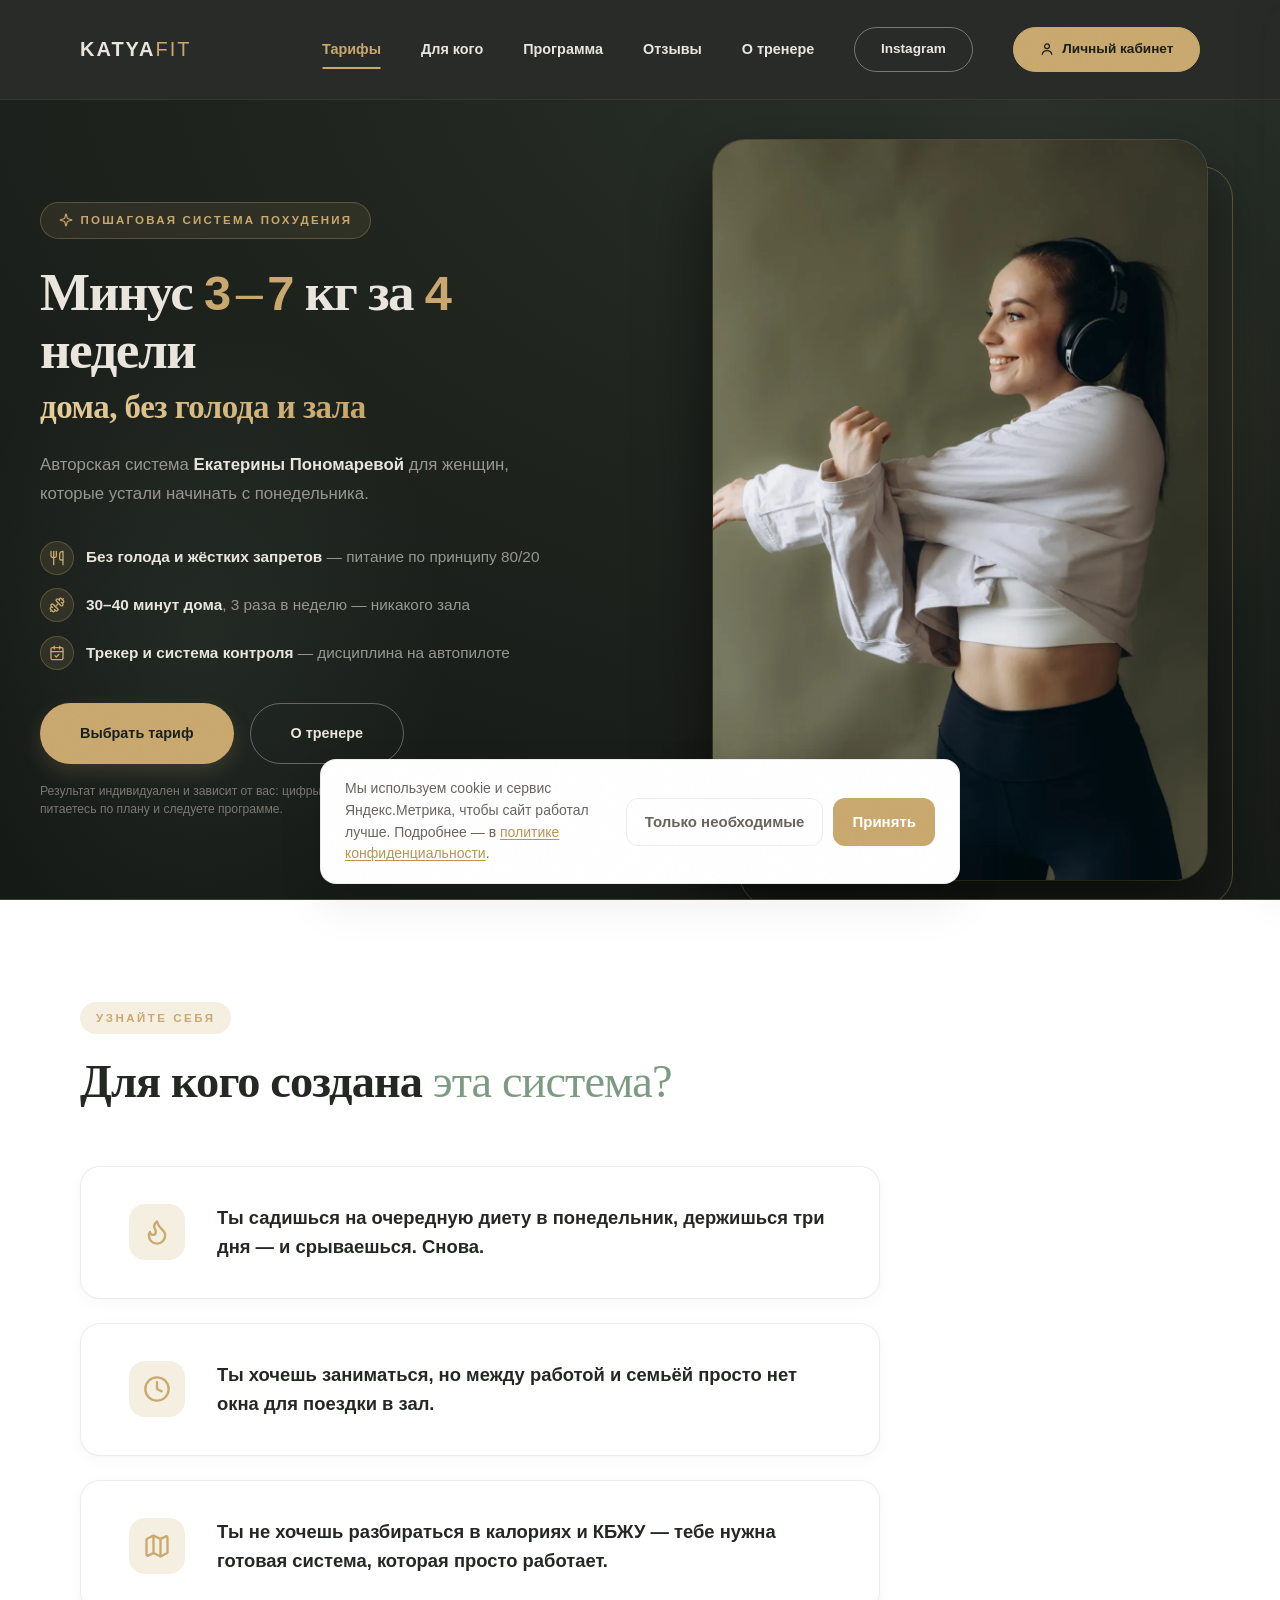
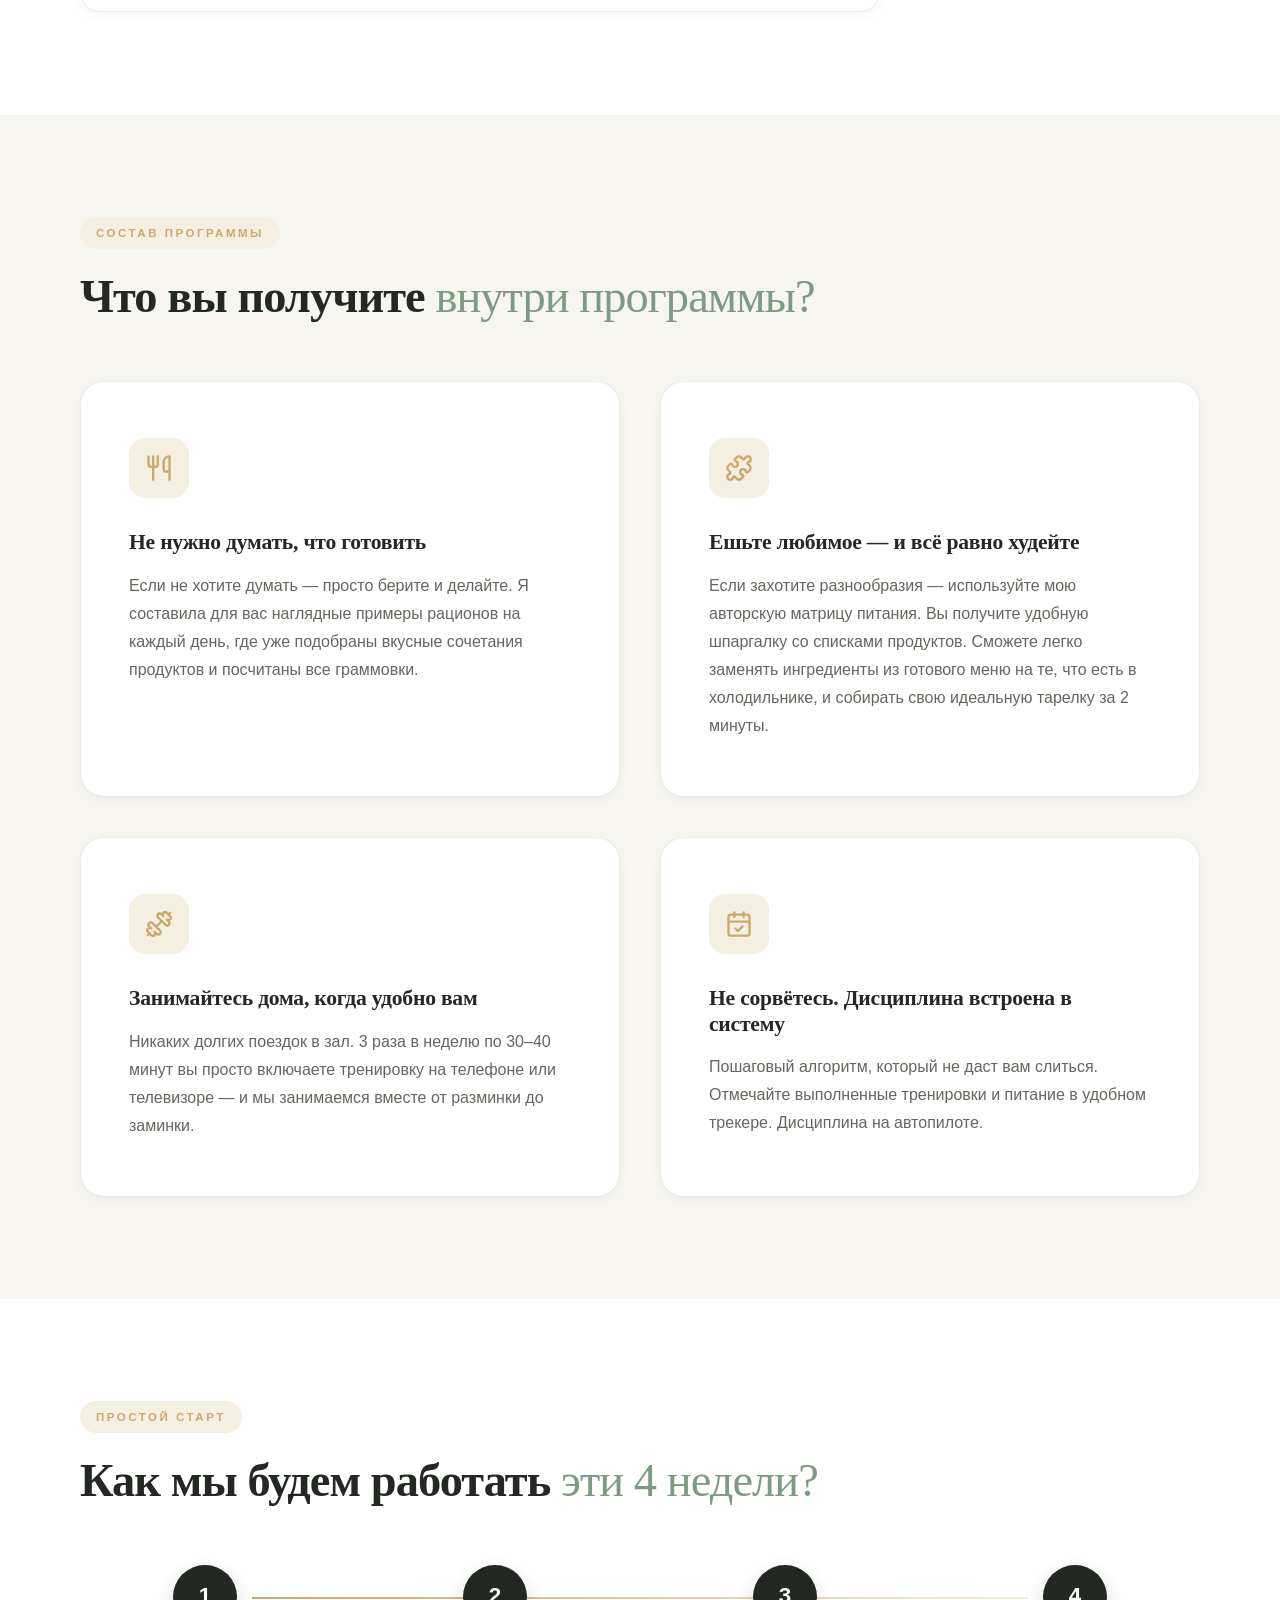
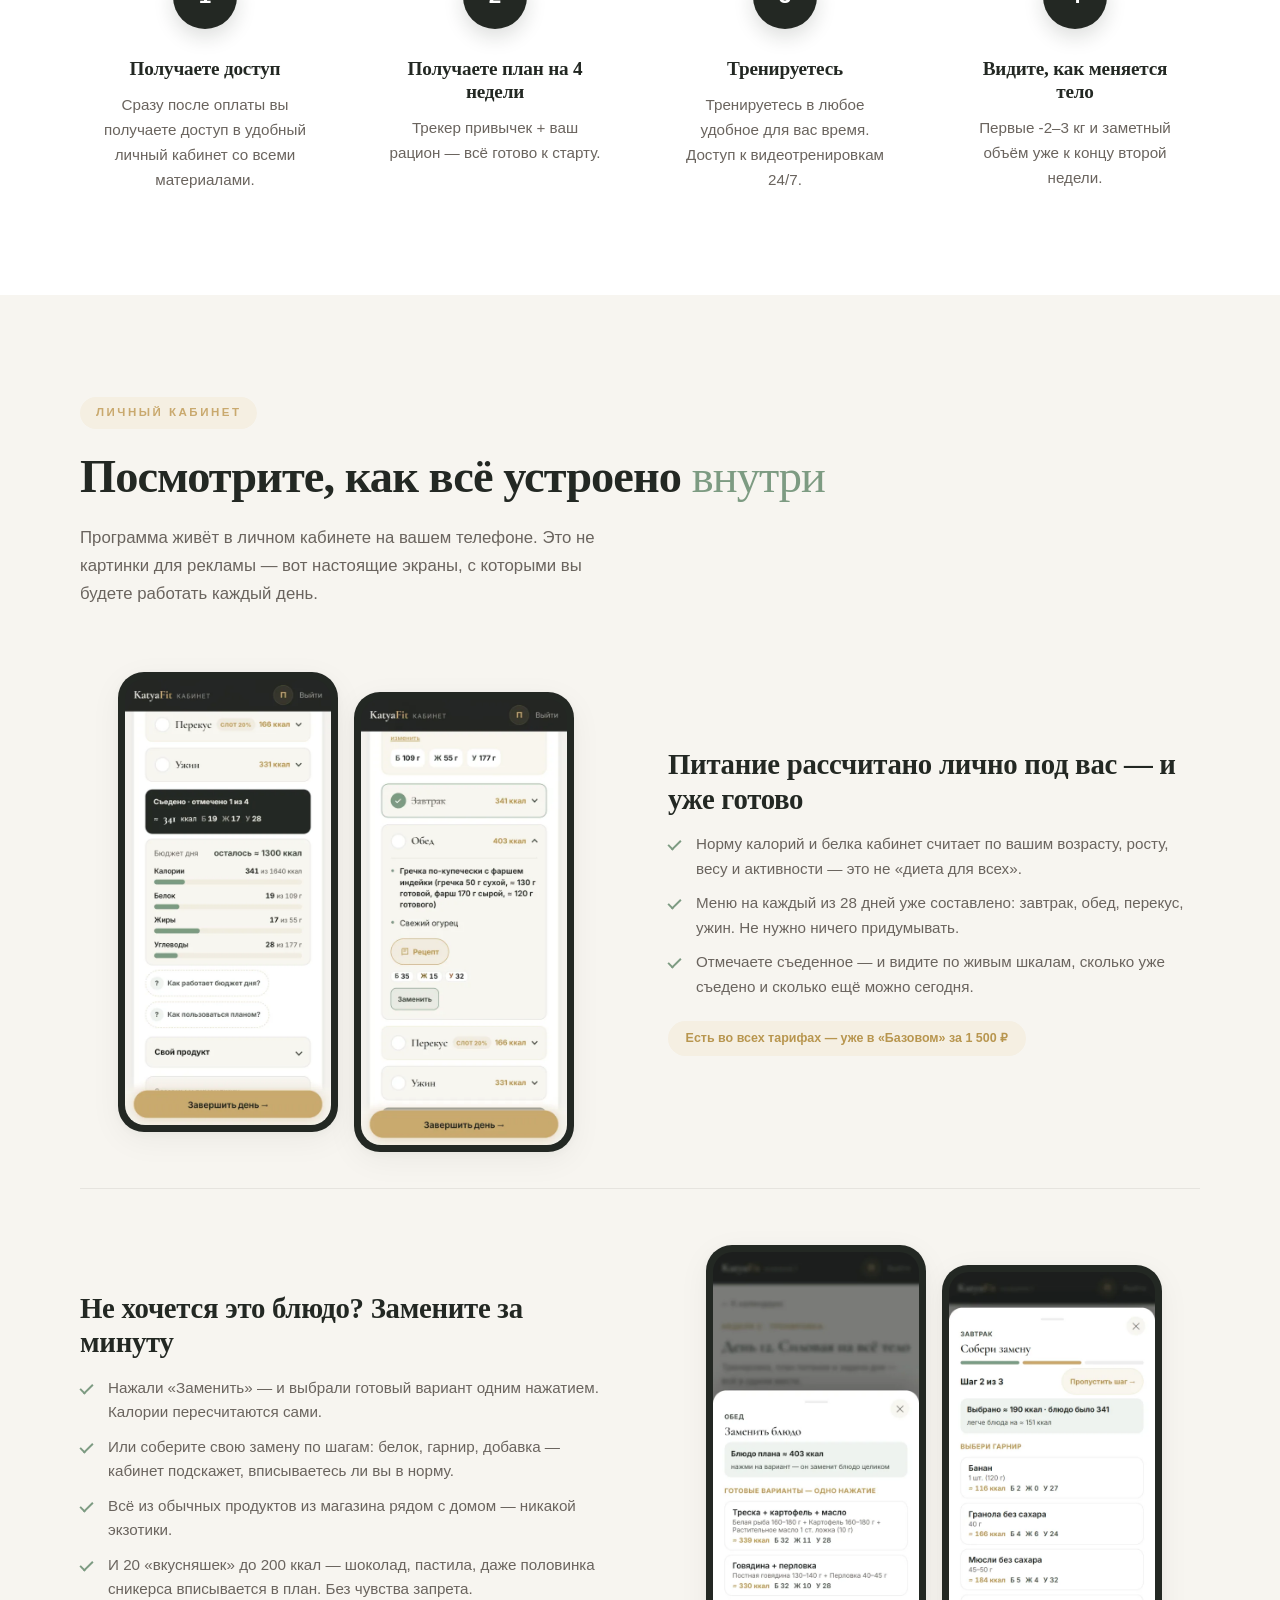
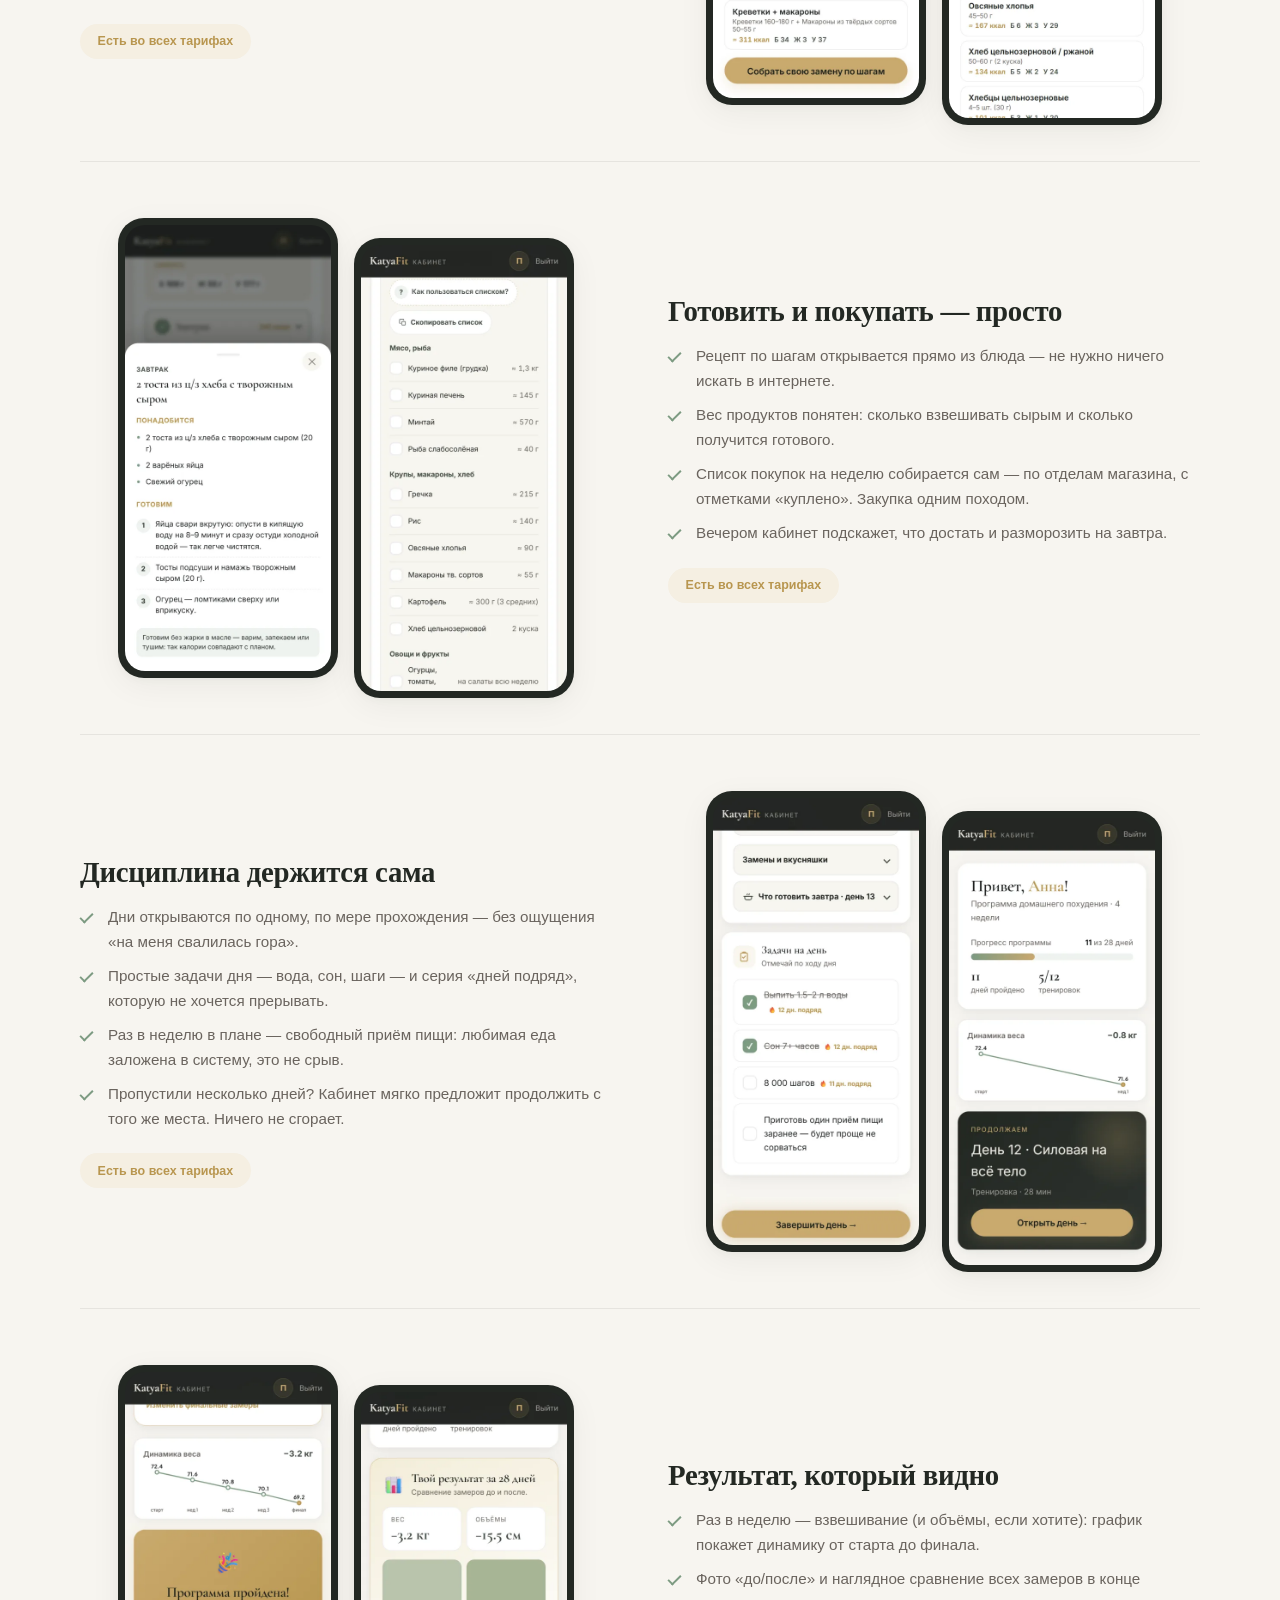
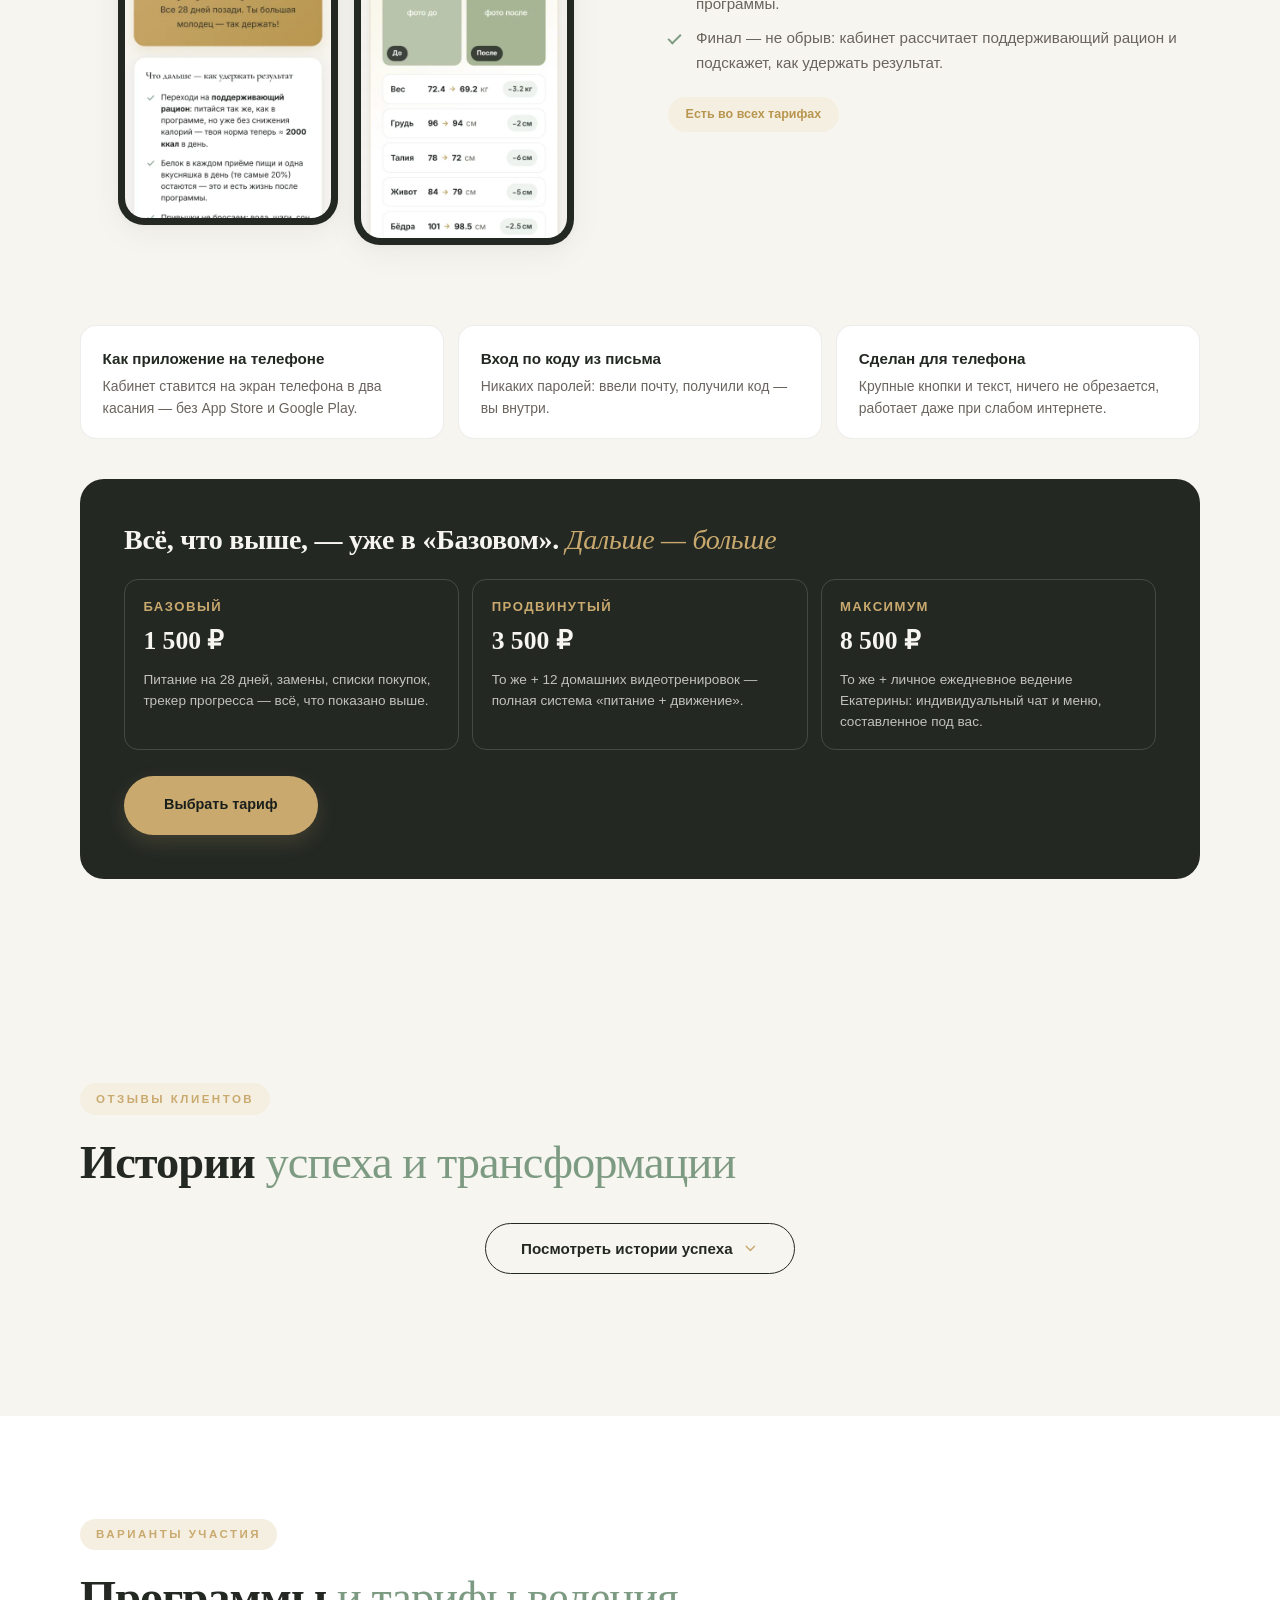
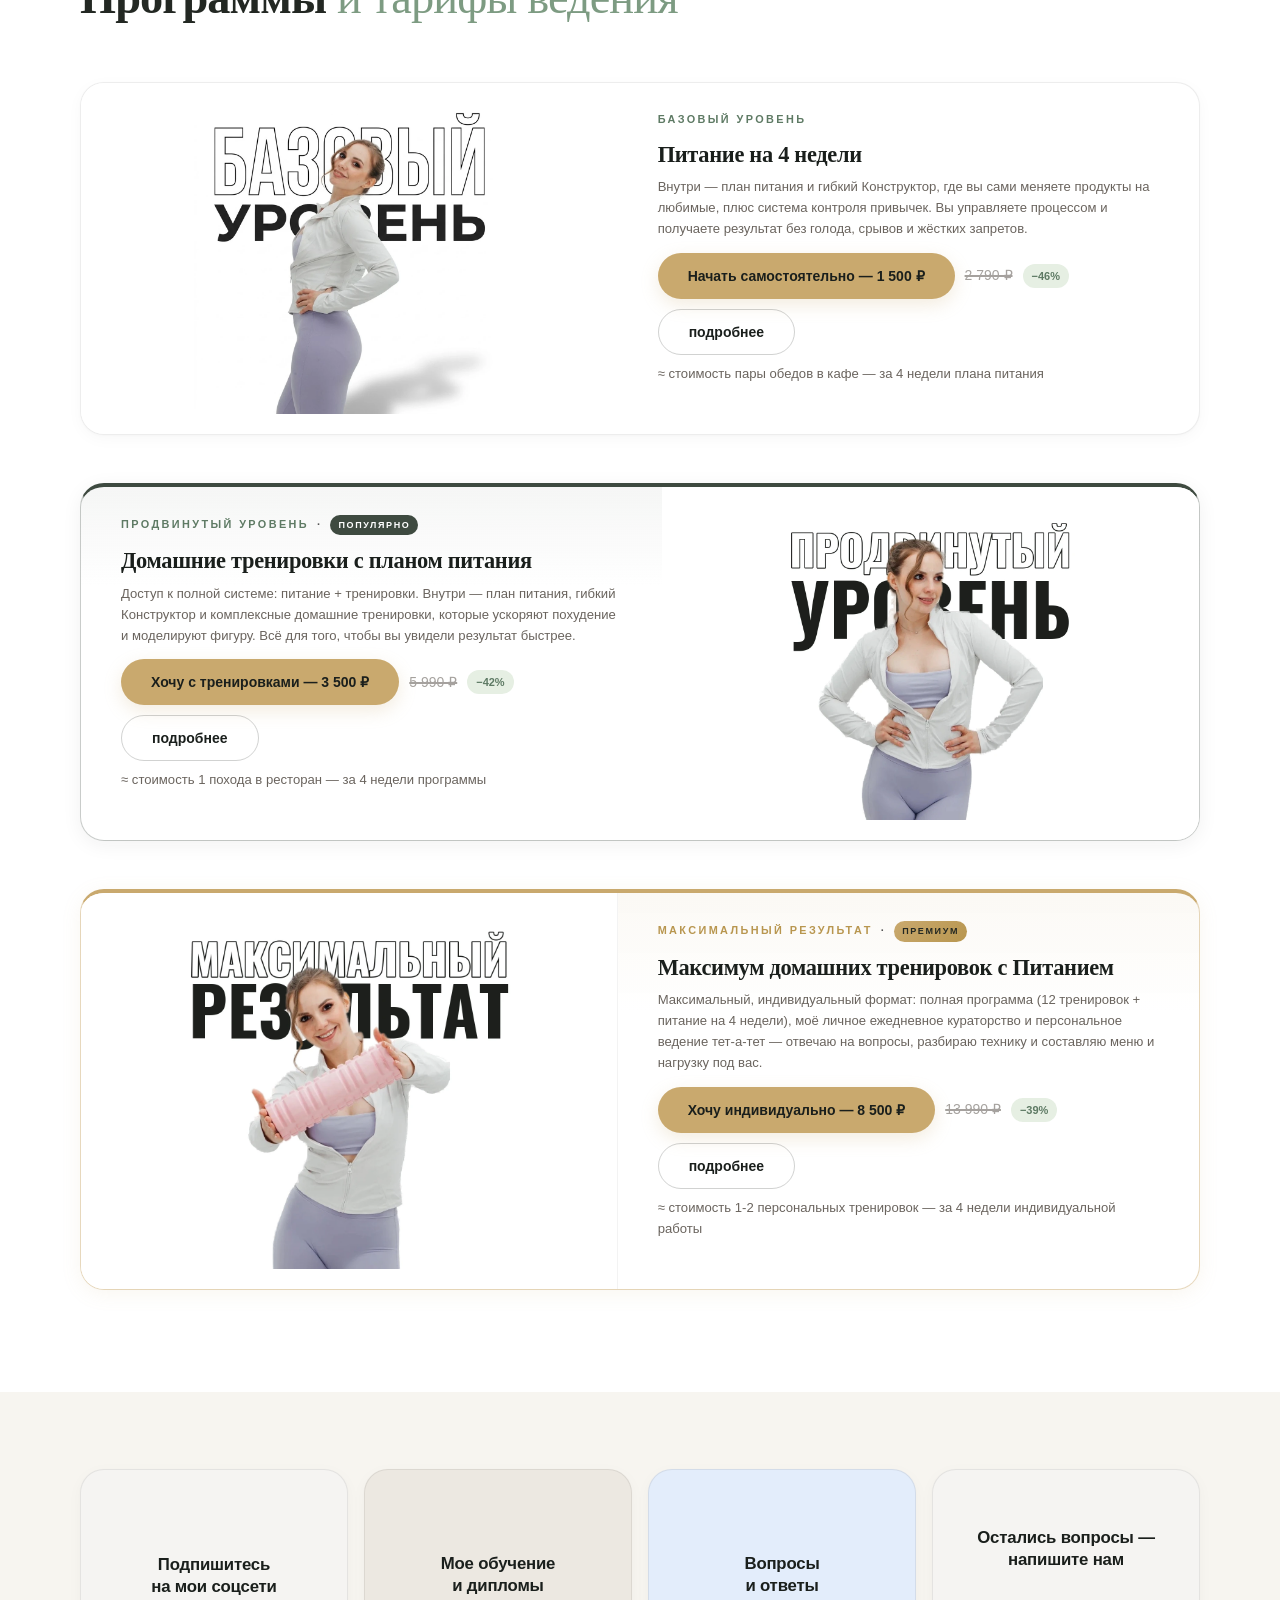
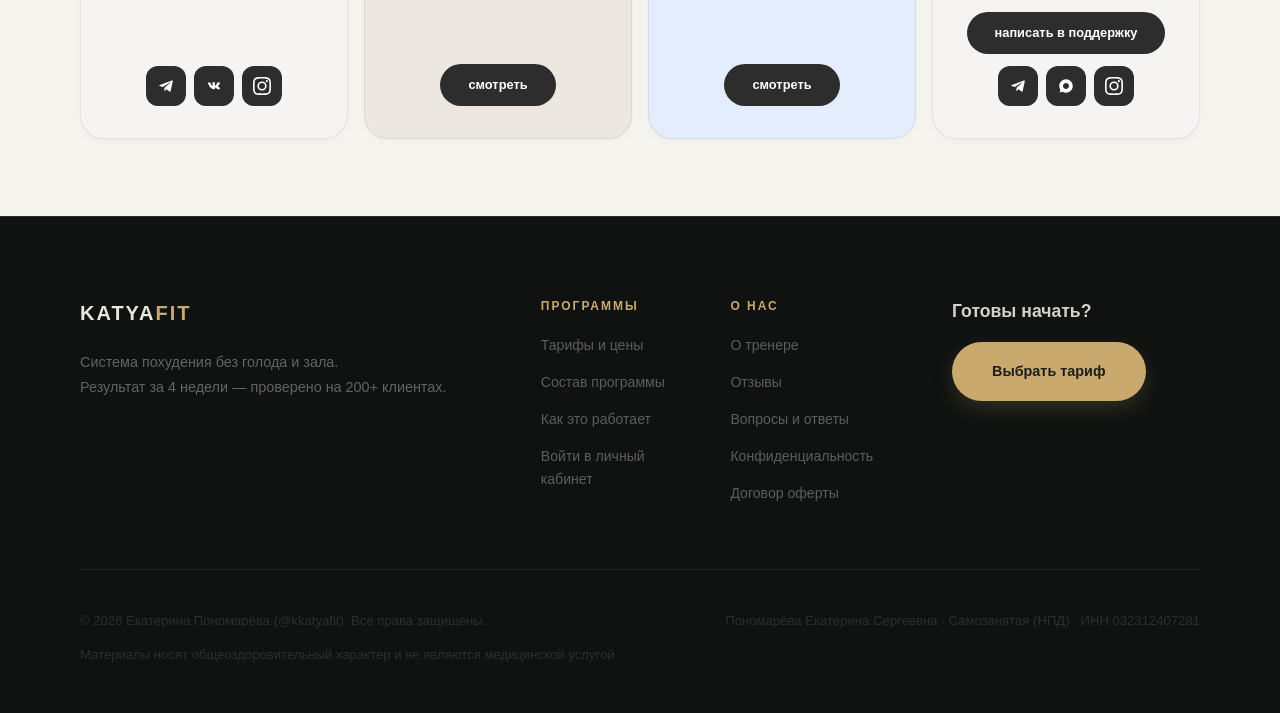
<file: cart.html>
<!DOCTYPE html>
<html lang="ru">
<head>
    <meta charset="UTF-8">
    <meta name="viewport" content="width=device-width, initial-scale=1.0, viewport-fit=cover">
    <!-- Анти-кликджекинг: X-Frame-Options пропал на GitHub Pages -> фрейм-бастер (frame-ancestors в <meta> игнорируется). -->
    <script src="js/frame-buster.js?v=4.0.41"></script>
    <title>Оформление заказа | KatyaFit</title>
    <meta name="description" content="Оформление заказа на индивидуальное ведение и планы питания от Екатерины.">
    <meta name="robots" content="noindex, nofollow">
    <link rel="canonical" href="https://katyafit.ru/cart.html">

    <!-- Open Graph -->
    <meta property="og:type" content="website">
    <meta property="og:title" content="Оформление заказа | KatyaFit">
    <meta property="og:description" content="Оформление заказа на индивидуальное ведение и планы питания от Екатерины.">
    <meta property="og:url" content="https://katyafit.ru/cart.html">

    <!-- Favicon -->
    <link rel="icon" href="favicon.svg?v=4.0.41" type="image/svg+xml">
    <link rel="icon" href="favicon.png?v=4.0.41" type="image/png">
    <link rel="apple-touch-icon" href="apple-touch-icon.png?v=4.0.41">

    <!-- Theme color for mobile browsers -->
    <meta name="theme-color" content="#1a1f1c">

    <!-- Preconnect for fonts (#23) -->
    <link rel="preconnect" href="https://fonts.googleapis.com">
    <link rel="preconnect" href="https://fonts.gstatic.com" crossorigin>
    <link href="https://fonts.googleapis.com/css2?family=Cormorant+Garamond:wght@400;500;600;700&family=Inter:wght@300;400;500;600;700&family=Plus+Jakarta+Sans:wght@500;600;700;800&display=swap" rel="stylesheet">

    <link rel="stylesheet" href="css/base.css?v=4.0.41">
    <link rel="stylesheet" href="css/home.css?v=4.0.41">
    <link rel="stylesheet" href="css/sections.css?v=4.0.41">
    <link rel="stylesheet" href="css/forms.css?v=4.0.41">
    <link rel="stylesheet" href="css/footer.css?v=4.0.41">
    <link rel="stylesheet" href="css/widgets.css?v=4.0.41">
    <link rel="stylesheet" href="css/trainer.css?v=4.0.41">
    <link rel="stylesheet" href="css/trainer-experience.css?v=4.0.41">

    <!-- CSP (#9) -->
    <meta http-equiv="Content-Security-Policy" content="default-src 'self'; script-src 'self' https://mc.yandex.ru; style-src 'self' https://fonts.googleapis.com 'unsafe-inline'; font-src https://fonts.gstatic.com; img-src 'self' data: https://mc.yandex.ru; connect-src 'self' https://sxktnpupxcslzjrhisyw.supabase.co https://mc.yandex.ru https://*.ingest.de.sentry.io; frame-ancestors 'none';">

    <!-- Sentry: автосбор JS-ошибок -> Telegram (проект landing, org katyafitru; тот же воркфлоу, что у кабинета) -->
    <script src="js/vendor/sentry.js?v=4.0.41"></script>
    <script src="js/sentry-init.js?v=4.0.41"></script>
    <meta http-equiv="X-Content-Type-Options" content="nosniff">
    <meta http-equiv="Referrer-Policy" content="strict-origin-when-cross-origin">
</head>
<body class="header-dark">

    <noscript>
        <div style="text-align:center; padding:2rem; background:#f9f7f4; color:#2a2c2b; font-family:sans-serif;">
            Для корректной работы сайта необходимо включить JavaScript в настройках браузера.
        </div>
    </noscript>

    <main class="main-subpage">

        <!-- Cart & Checkout Section -->
        <section class="section" id="cart-section">
            <div class="container">
                <span class="section-badge">Ваш выбор</span>
                <!-- #26: h1 на подстранице -->
                <h1 class="section-title">Оформление <span>заказа</span></h1>

                <div class="cart-layout" id="cartLayout">
                    <!-- Selected Plan details (Dynamic) -->
                    <div class="cart-items-card" id="selectedPlanContainer">
                        <!-- Dynamic selected plan details go here -->
                    </div>

                    <!-- Cart Summary & Order Form -->
                    <div class="cart-summary-card" id="cartSummaryCard">
                        <h3 class="cart-summary-title">Данные заказа</h3>

                        <div class="summary-row total">
                            <span id="summary-label">Итого к оплате:</span>
                            <span id="summary-total">0 ₽</span>
                        </div>

                        <!-- Checkout Form: email для чека/доступа + согласие на ПДн (#6 honeypot, #14 согласие) -->
                        <form class="contact-form contact-form--cart" id="checkoutForm" novalidate>

                            <!-- Honeypot поле (#6: защита от ботов — скрыто через CSS) -->
                            <div class="form-honeypot" aria-hidden="true">
                                <label for="hp-website">Оставьте это поле пустым</label>
                                <input type="text" id="hp-website" name="website" autocomplete="off" tabindex="-1">
                            </div>

                            <div class="form-group">
                                <label class="form-label" for="order-email">Email для чека и доступа</label>
                                <input class="form-input" type="email" id="order-email" name="email" required
                                       maxlength="254"
                                       placeholder="you@example.com"
                                       autocomplete="email"
                                       inputmode="email">
                                <span class="form-hint" id="email-hint">На него придёт чек об оплате и доступ в личный кабинет.</span>
                                <span class="form-suggest" id="email-suggest" aria-live="polite"></span>
                                <span class="form-error" id="error-email" role="alert"></span>
                            </div>

                            <!-- Согласие на обработку ПДн (#14) -->
                            <div class="form-group form-group--consent">
                                <label class="form-checkbox-label" for="order-consent">
                                    <input type="checkbox" id="order-consent" name="consent" required>
                                    <span>Я принимаю условия <a href="oferta.html" target="_blank" rel="noopener noreferrer">публичной оферты</a>, соглашаюсь с <a href="privacy.html" target="_blank" rel="noopener noreferrer">политикой конфиденциальности</a> и даю согласие на обработку персональных данных</span>
                                </label>
                                <span class="form-error" id="error-consent" role="alert"></span>
                            </div>

                            <button type="submit" class="btn btn-primary btn-submit" id="submitOrderBtn">
                                Купить
                            </button>
                        </form>
                    </div>
                </div>
            </div>
        </section>

        <!-- Contacts Section (Map replaced with direct links) -->
        <section class="section section-light" id="contacts">
            <div class="container">
                <div class="contact-grid">
                    <div class="contact-info">
                        <span class="section-badge">Связь со мной</span>
                        <h2 class="section-title">Мои <span>контакты</span></h2>
                        <p class="contact-intro">Я всегда на связи — задайте любой вопрос по программе или питанию в мессенджере, или позвоните напрямую.</p>
                    </div>

                    <div class="contact-links-container">
                        <a href="https://instagram.com/kkatyafit" target="_blank" rel="noopener noreferrer" class="contact-link-card" id="contact-link-instagram">
                            <div class="contact-icon">
                                <svg viewBox="0 0 24 24" width="22" height="22" fill="none" stroke="currentColor" stroke-width="2" stroke-linecap="round" stroke-linejoin="round"><rect width="20" height="20" x="2" y="2" rx="5" ry="5"/><path d="M16 11.37A4 4 0 1 1 12.63 8 4 4 0 0 1 16 11.37z"/><line x1="17.5" x2="17.51" y1="6.5" y2="6.5"/></svg>
                            </div>
                            <span class="contact-label">Instagram</span>
                        </a>
                        <a href="https://t.me/kkatyafit" target="_blank" rel="noopener noreferrer" class="contact-link-card" id="contact-link-telegram">
                            <div class="contact-icon">
                                <svg viewBox="0 0 24 24" width="22" height="22" fill="currentColor"><path d="M11.944 0A12 12 0 0 0 0 12a12 12 0 0 0 12 12 12 12 0 0 0 12-12A12 12 0 0 0 12 0a12 12 0 0 0-.056 0zm4.962 7.224c.1-.002.321.023.465.14a.506.506 0 0 1 .171.325c.016.093.036.306.02.472-.18 1.898-.962 6.502-1.36 8.627-.168.9-.499 1.201-.82 1.23-.696.065-1.225-.46-1.9-.902-1.056-.693-1.653-1.124-2.678-1.8-1.185-.78-.417-1.21.258-1.91.177-.184 3.247-2.977 3.307-3.23.007-.032.014-.15-.056-.212s-.174-.041-.249-.024c-.106.024-1.793 1.14-5.061 3.345-.48.33-.913.49-1.302.48-.428-.008-1.252-.241-1.865-.44-.752-.245-1.349-.374-1.297-.789.027-.216.325-.437.893-.663 3.498-1.524 5.83-2.529 6.998-3.014 3.332-1.386 4.025-1.627 4.476-1.635z"/></svg>
                            </div>
                            <span class="contact-label">Telegram</span>
                        </a>
                        <a href="https://max.ru/u/f9LHodD0cOL_nPAxwNr-JeUQYJxZEZRCx8kKf3l1foQo6MIj9U1iUxHugfk" target="_blank" rel="noopener noreferrer" class="contact-link-card" id="contact-link-max">
                            <div class="contact-icon">
                                <svg viewBox="0 0 24 24" width="22" height="22" fill="none" stroke="currentColor" stroke-width="2" stroke-linecap="round" stroke-linejoin="round"><path d="M21 15a2 2 0 0 1-2 2H7l-4 4V5a2 2 0 0 1 2-2h14a2 2 0 0 1 2 2z"/><path d="M8 10.5h1.5l2.5-3 2.5 3H16" stroke-width="1.75"/></svg>
                            </div>
                            <span class="contact-label">Max</span>
                        </a>
                        <a href="tel:+79247705722" class="contact-link-card" id="contact-link-phone">
                            <div class="contact-icon">
                                <svg viewBox="0 0 24 24" width="22" height="22" fill="none" stroke="currentColor" stroke-width="2" stroke-linecap="round" stroke-linejoin="round"><path d="M13.832 16.568a1 1 0 0 0 1.213-.303l.355-.465A2 2 0 0 1 17 15h3a2 2 0 0 1 2 2v3a2 2 0 0 1-2 2A18 18 0 0 1 2 4a2 2 0 0 1 2-2h3a2 2 0 0 1 2 2v3a2 2 0 0 1-.8 1.6l-.468.351a1 1 0 0 0-.292 1.233 14 14 0 0 0 6.392 6.384"/></svg>
                            </div>
                            <div>
                                <span class="contact-label">+7 (924) 770-57-22</span>
                                <span class="contact-note">Telegram · Max</span>
                            </div>
                        </a>
                    </div>
                </div>
            </div>
        </section>

    </main>

    <!-- Success Overlay Modal (hidden by default) -->
    <div class="order-success-overlay" id="successOverlay" style="display: none;" role="dialog" aria-modal="true" aria-labelledby="successTitle" tabindex="-1">
        <div class="order-success-card">
            <div class="success-icon">
                <svg xmlns="http://www.w3.org/2000/svg" viewBox="0 0 24 24" fill="none" stroke="currentColor" stroke-width="2" stroke-linecap="round" stroke-linejoin="round" class="lucide lucide-check" style="width: 40px; height: 40px;"><path d="M20 6 9 17l-5-5" /></svg>
            </div>
            <h2 id="successTitle">Заявка принята!</h2>
            <p class="success-text" id="success-text">Спасибо! Заявка отправлена на <strong id="success-client-email"></strong>. Екатерина свяжется с вами в ближайшее время, чтобы помочь с оплатой и выдать доступ в личный кабинет.</p>
            <button class="btn btn-primary btn-submit" id="success-close-btn">Вернуться на главную</button>
        </div>
    </div>

    <script src="js/components.js?v=4.0.41" defer></script>
    <script src="js/main.js?v=4.0.41" defer></script>
    <script src="js/cart.js?v=4.0.41" defer></script>
</body>
</html>
</file>
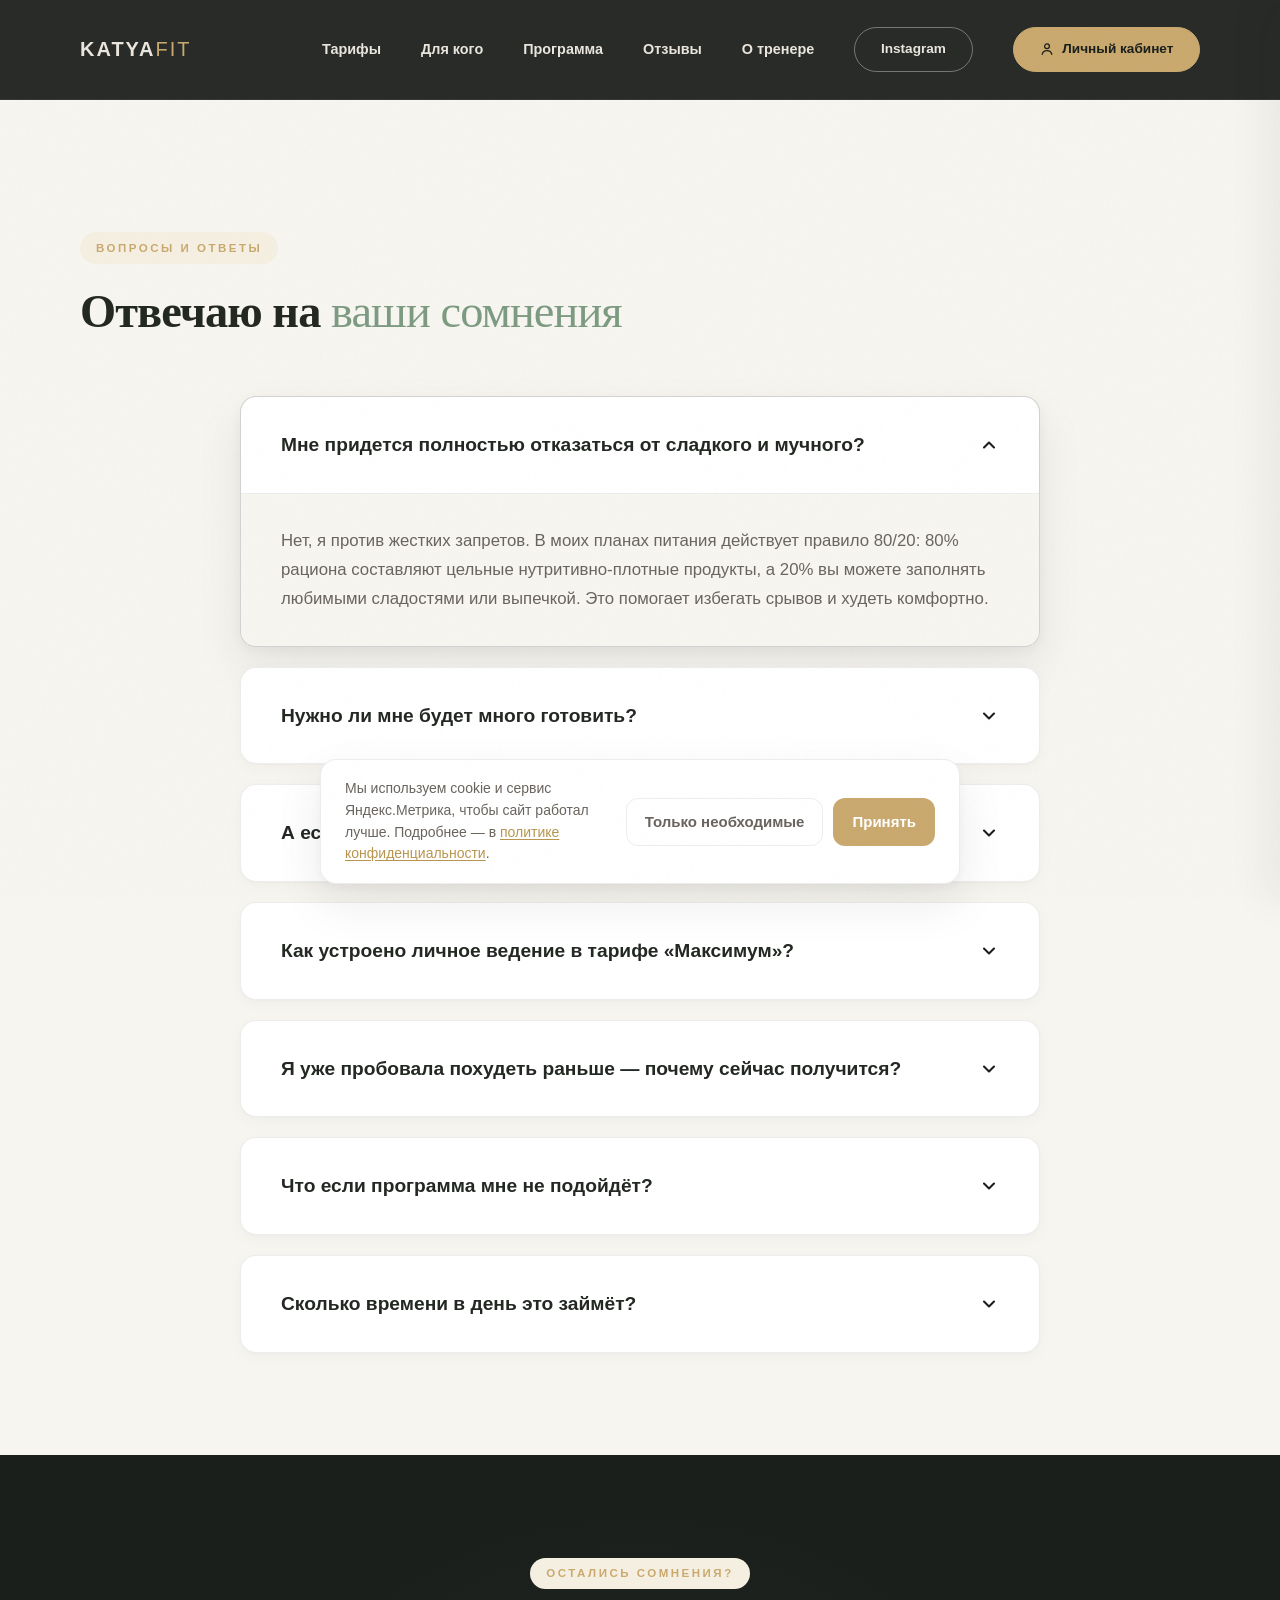
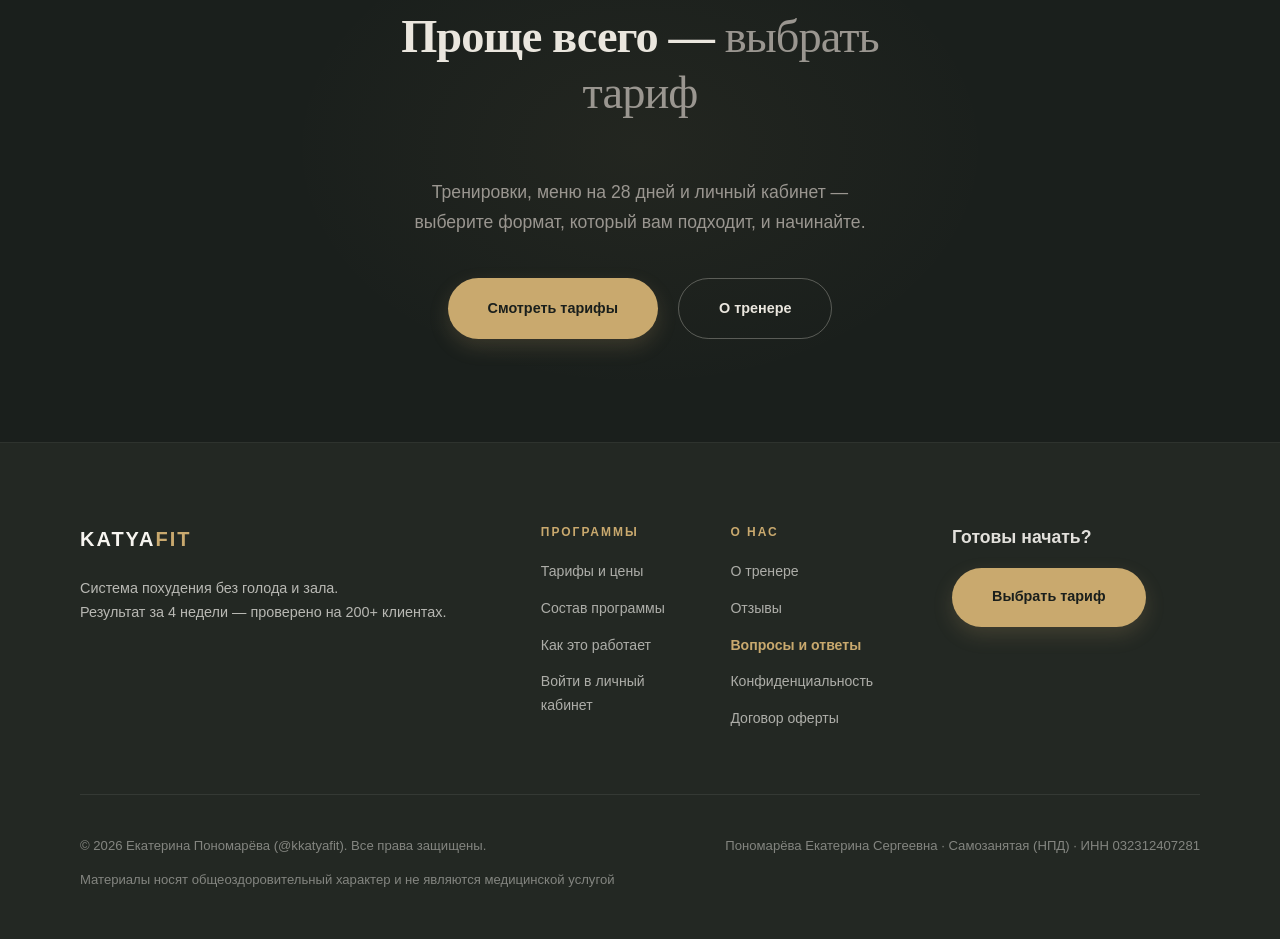
<file: faq.html>
<!DOCTYPE html>
<html lang="ru">
<head>
    <meta charset="UTF-8">
    <meta name="viewport" content="width=device-width, initial-scale=1.0, viewport-fit=cover">
    <!-- Анти-кликджекинг: X-Frame-Options пропал на GitHub Pages -> фрейм-бастер (frame-ancestors в <meta> игнорируется). -->
    <script src="js/frame-buster.js?v=4.0.41"></script>
    <title>Вопросы и ответы | Екатерина Пономарёва (@kkatyafit)</title>
    <meta name="description" content="Ответы на популярные вопросы о домашних тренировках, планах питания и формате ведения Екатерины Пономаревой.">
    <meta name="robots" content="index, follow">
    <link rel="canonical" href="https://katyafit.ru/faq.html">

    <!-- Open Graph -->
    <meta property="og:type" content="website">
    <meta property="og:title" content="Вопросы и ответы | Екатерина Пономарёва (@kkatyafit)">
    <meta property="og:description" content="Ответы на популярные вопросы о тренировках и питании.">
    <meta property="og:image" content="https://katyafit.ru/katya_hero.webp">
    <meta property="og:url" content="https://katyafit.ru/faq.html">

    <!-- Favicon -->
    <link rel="icon" href="favicon.svg?v=4.0.41" type="image/svg+xml">
    <link rel="icon" href="favicon.png?v=4.0.41" type="image/png">
    <link rel="apple-touch-icon" href="apple-touch-icon.png?v=4.0.41">

    <!-- Theme color -->
    <meta name="theme-color" content="#1a1f1c">

    <!-- Fonts -->
    <link rel="preconnect" href="https://fonts.googleapis.com">
    <link rel="preconnect" href="https://fonts.gstatic.com" crossorigin>
    <link href="https://fonts.googleapis.com/css2?family=Cormorant+Garamond:wght@400;500;600;700&family=Inter:wght@300;400;500;600;700&family=Plus+Jakarta+Sans:wght@500;600;700;800&display=swap" rel="stylesheet">

    <link rel="stylesheet" href="css/base.css?v=4.0.41">
    <link rel="stylesheet" href="css/home.css?v=4.0.41">
    <link rel="stylesheet" href="css/sections.css?v=4.0.41">
    <link rel="stylesheet" href="css/forms.css?v=4.0.41">
    <link rel="stylesheet" href="css/footer.css?v=4.0.41">
    <link rel="stylesheet" href="css/widgets.css?v=4.0.41">
    <link rel="stylesheet" href="css/trainer.css?v=4.0.41">
    <link rel="stylesheet" href="css/trainer-experience.css?v=4.0.41">

    <!-- CSP -->
    <meta http-equiv="Content-Security-Policy" content="default-src 'self'; script-src 'self' https://mc.yandex.ru; style-src 'self' https://fonts.googleapis.com 'unsafe-inline'; font-src https://fonts.gstatic.com; img-src 'self' data: https://mc.yandex.ru; connect-src 'self' https://api.telegram.org https://mc.yandex.ru https://*.ingest.de.sentry.io; frame-ancestors 'none';">

    <!-- Sentry: автосбор JS-ошибок -> Telegram (проект landing, org katyafitru; тот же воркфлоу, что у кабинета) -->
    <script src="js/vendor/sentry.js?v=4.0.41"></script>
    <script src="js/sentry-init.js?v=4.0.41"></script>
    <meta http-equiv="X-Content-Type-Options" content="nosniff">
    <meta http-equiv="Referrer-Policy" content="strict-origin-when-cross-origin">

    <!-- Structured Data (JSON-LD): расширенный сниппет FAQ в поиске -->
    <script type="application/ld+json">
    {
        "@context": "https://schema.org",
        "@type": "FAQPage",
        "mainEntity": [
            {
                "@type": "Question",
                "name": "Мне придется полностью отказаться от сладкого и мучного?",
                "acceptedAnswer": { "@type": "Answer", "text": "Нет, я против жестких запретов. В моих планах питания действует правило 80/20: 80% рациона составляют цельные нутритивно-плотные продукты, а 20% вы можете заполнять любимыми сладостями или выпечкой. Это помогает избегать срывов и худеть комфортно." }
            },
            {
                "@type": "Question",
                "name": "Нужно ли мне будет много готовить?",
                "acceptedAnswer": { "@type": "Answer", "text": "Все рецепты в планах питания подобраны с расчетом на быструю готовку (в среднем 15-25 минут). Продукты используются самые простые и доступные в любом магазине. Вы сможете готовить сразу на несколько дней вперед." }
            },
            {
                "@type": "Question",
                "name": "А если мне не понравится какое-то блюдо или продукт?",
                "acceptedAnswer": { "@type": "Answer", "text": "Для этого в плане предусмотрен удобный конструктор замен. Например, вы можете легко заменить рыбу на птицу или гречку на рис с сохранением баланса белков, жиров и углеводов. Вы едите только то, что вам действительно нравится." }
            },
            {
                "@type": "Question",
                "name": "Как устроено личное ведение в тарифе «Максимум»?",
                "acceptedAnswer": { "@type": "Answer", "text": "Личное ведение входит в тариф «Максимум домашних тренировок с Питанием». После оплаты вы заполняете анкету в личном кабинете — о целях, вкусах и образе жизни. В течение 2 рабочих дней я адаптирую под вас меню и программу. Дальше мы на связи в личном чате в Telegram или Max: вы присылаете отчёты и видео упражнений, задаёте вопросы, а я корректирую рацион и нагрузку." }
            },
            {
                "@type": "Question",
                "name": "Я уже пробовала похудеть раньше — почему сейчас получится?",
                "acceptedAnswer": { "@type": "Answer", "text": "Потому что большинство диет созданы для идеальных условий. Моя система — для реальной жизни: с работой, семьёй и иногда пиццей в пятницу. Именно поэтому 200+ женщин прошли её и не сорвались." }
            },
            {
                "@type": "Question",
                "name": "Что если программа мне не подойдёт?",
                "acceptedAnswer": { "@type": "Answer", "text": "Напишите мне в течение 3 дней после открытия доступа — разберёмся вместе. Я заинтересована в вашем результате не меньше вашего. Условия возврата — в разделе 8 договора оферты." }
            },
            {
                "@type": "Question",
                "name": "Сколько времени в день это займёт?",
                "acceptedAnswer": { "@type": "Answer", "text": "Тренировка — 30–40 минут 3 раза в неделю. Приготовление еды по плану — 15–25 минут. В остальное время программа работает фоном через трекер привычек." }
            }
        ]
    }
    </script>
</head>
<body class="header-dark">

    <noscript>
        <div style="text-align:center; padding:2rem; background:#f9f7f4; color:#2a2c2b; font-family:sans-serif;">
            Для корректной работы сайта необходимо включить JavaScript в настройках браузера.
        </div>
    </noscript>

    <main class="main-subpage">

        <!-- FAQ Page Section -->
        <section class="section" id="faq">
            <div class="container">
                <span class="section-badge">Вопросы и ответы</span>
                <h1 class="section-title">Отвечаю на <span>ваши сомнения</span></h1>

                <div class="faq-max" style="max-width: 800px; margin: 0 auto;">
                    <div class="faq-list">
                        <details class="faq-item" id="faq-1" open>
                            <summary>Мне придется полностью отказаться от сладкого и мучного?</summary>
                            <div class="faq-answer">
                                <p>Нет, я против жестких запретов. В моих планах питания действует правило 80/20: 80% рациона составляют цельные нутритивно-плотные продукты, а 20% вы можете заполнять любимыми сладостями или выпечкой. Это помогает избегать срывов и худеть комфортно.</p>
                            </div>
                        </details>

                        <details class="faq-item" id="faq-2">
                            <summary>Нужно ли мне будет много готовить?</summary>
                            <div class="faq-answer">
                                <p>Все рецепты в планах питания подобраны с расчетом на быструю готовку (в среднем 15-25 минут). Продукты используются самые простые и доступные в любом магазине. Вы сможете готовить сразу на несколько дней вперед.</p>
                            </div>
                        </details>

                        <details class="faq-item" id="faq-3">
                            <summary>А если мне не понравится какое-то блюдо или продукт?</summary>
                            <div class="faq-answer">
                                <p>Для этого в плане предусмотрен удобный конструктор замен. Например, вы можете легко заменить рыбу на птицу или гречку на рис с сохранением баланса белков, жиров и углеводов. Вы едите только то, что вам действительно нравится.</p>
                            </div>
                        </details>

                        <details class="faq-item" id="faq-4">
                            <summary>Как устроено личное ведение в тарифе «Максимум»?</summary>
                            <div class="faq-answer">
                                <p>Личное ведение входит в тариф «Максимум домашних тренировок с Питанием». После оплаты вы заполняете анкету в личном кабинете — о целях, вкусах и образе жизни. В течение 2 рабочих дней я адаптирую под вас меню и программу. Дальше мы на связи в личном чате в Telegram или Max: вы присылаете отчёты и видео упражнений, задаёте вопросы, а я корректирую рацион и нагрузку.</p>
                            </div>
                        </details>

                        <details class="faq-item" id="faq-5">
                            <summary>Я уже пробовала похудеть раньше — почему сейчас получится?</summary>
                            <div class="faq-answer">
                                <p>Потому что большинство диет созданы для идеальных условий. Моя система — для реальной жизни: с работой, семьёй и иногда пиццей в пятницу. Именно поэтому 200+ женщин прошли её и не сорвались.</p>
                            </div>
                        </details>

                        <details class="faq-item" id="faq-6">
                            <summary>Что если программа мне не подойдёт?</summary>
                            <div class="faq-answer">
                                <p>Напишите мне в течение 3 дней после открытия доступа — разберёмся вместе. Я заинтересована в вашем результате не меньше вашего. Условия возврата — в разделе 8 договора оферты.</p>
                            </div>
                        </details>

                        <details class="faq-item" id="faq-7">
                            <summary>Сколько времени в день это займёт?</summary>
                            <div class="faq-answer">
                                <p>Тренировка — 30–40 минут 3 раза в неделю. Приготовление еды по плану — 15–25 минут. В остальное время программа работает фоном через трекер привычек.</p>
                            </div>
                        </details>
                    </div>
                </div>
            </div>
        </section>

        <!-- CTA Section -->
        <section class="section trainer-cta-section" id="faq-cta">
            <div class="container">
                <div class="trainer-cta-block">
                    <span class="section-badge">Остались сомнения?</span>
                    <h2 class="section-title">Проще всего — <span>выбрать тариф</span></h2>
                    <p class="trainer-cta-text">Тренировки, меню на 28 дней и личный кабинет — выберите формат, который вам подходит, и начинайте.</p>
                    <div class="trainer-cta-btns">
                        <a href="index.html#rates" class="btn btn-primary" id="faq-to-rates">Смотреть тарифы</a>
                        <a href="trainer.html" class="btn btn-secondary">О тренере</a>
                    </div>
                </div>
            </div>
        </section>

    </main>

    <script src="js/components.js?v=4.0.41" defer></script>
    <script src="js/main.js?v=4.0.41" defer></script>
</body>
</html>
</file>
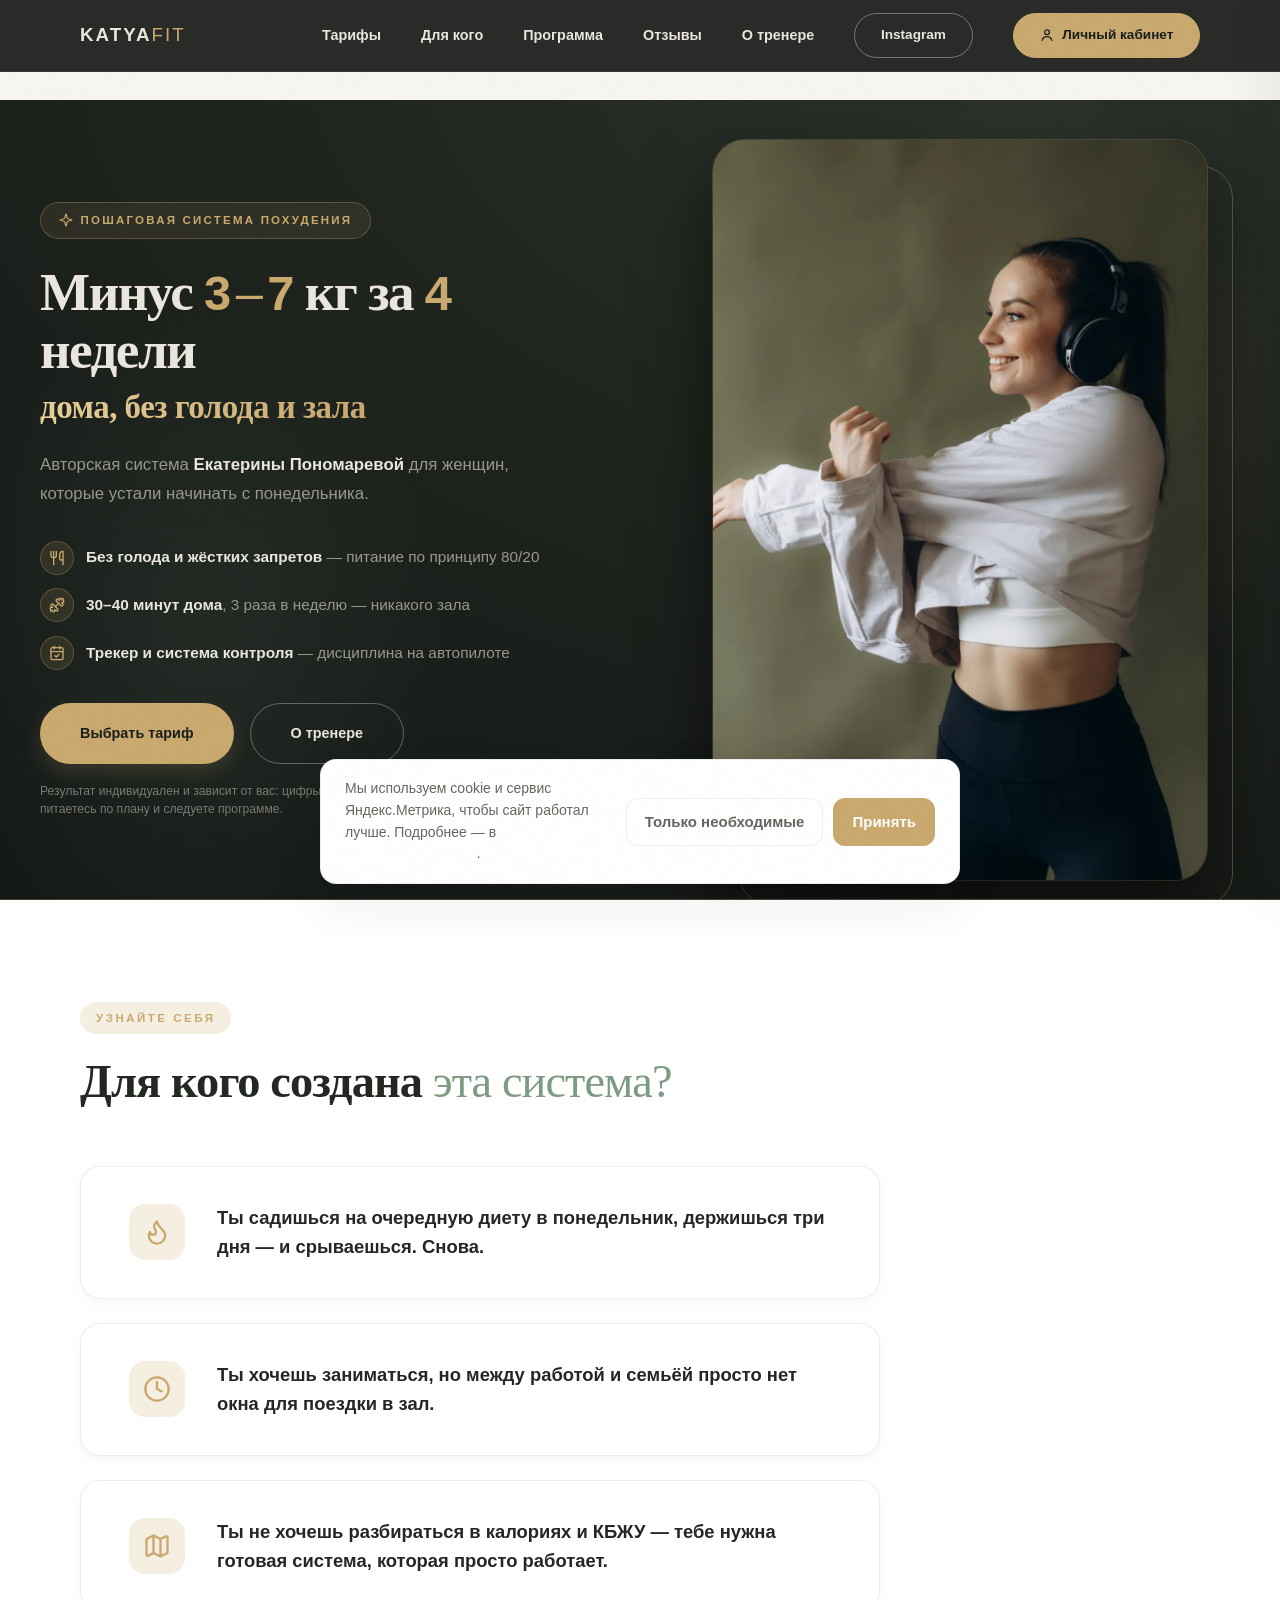
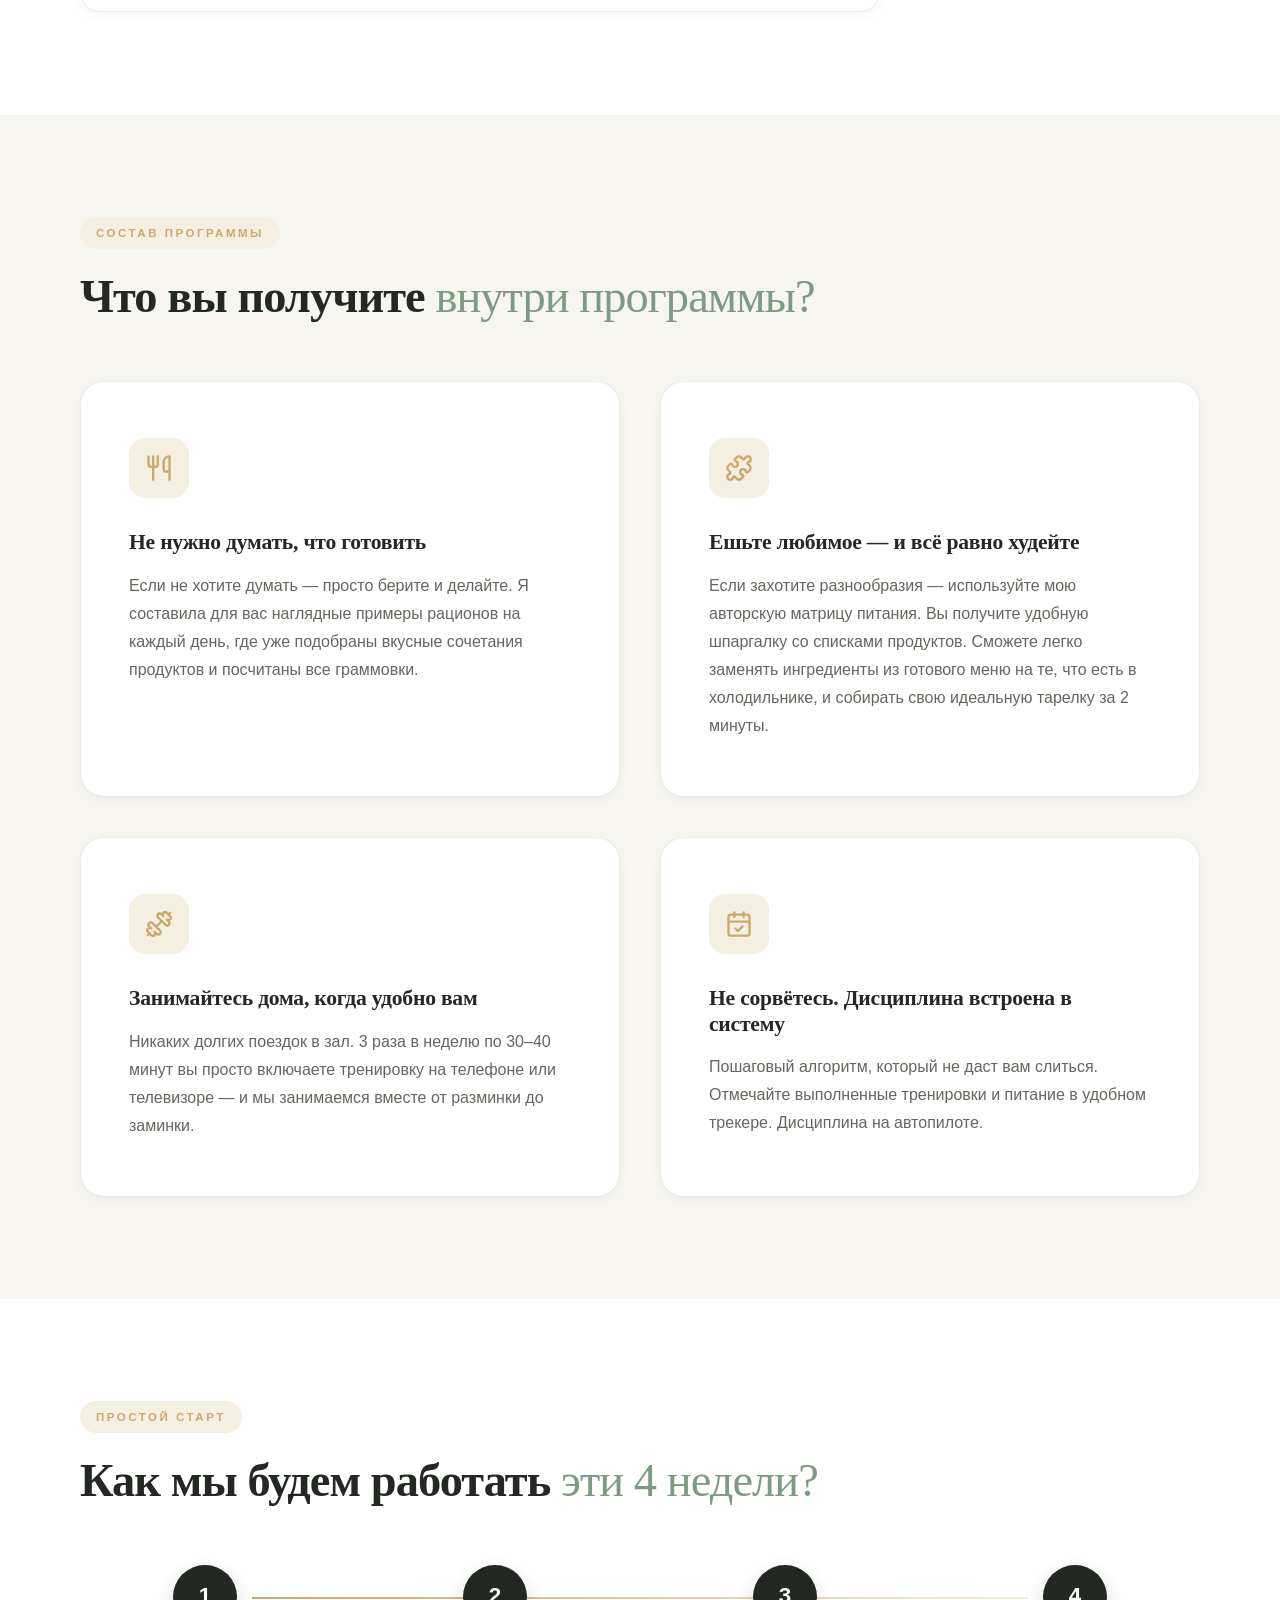
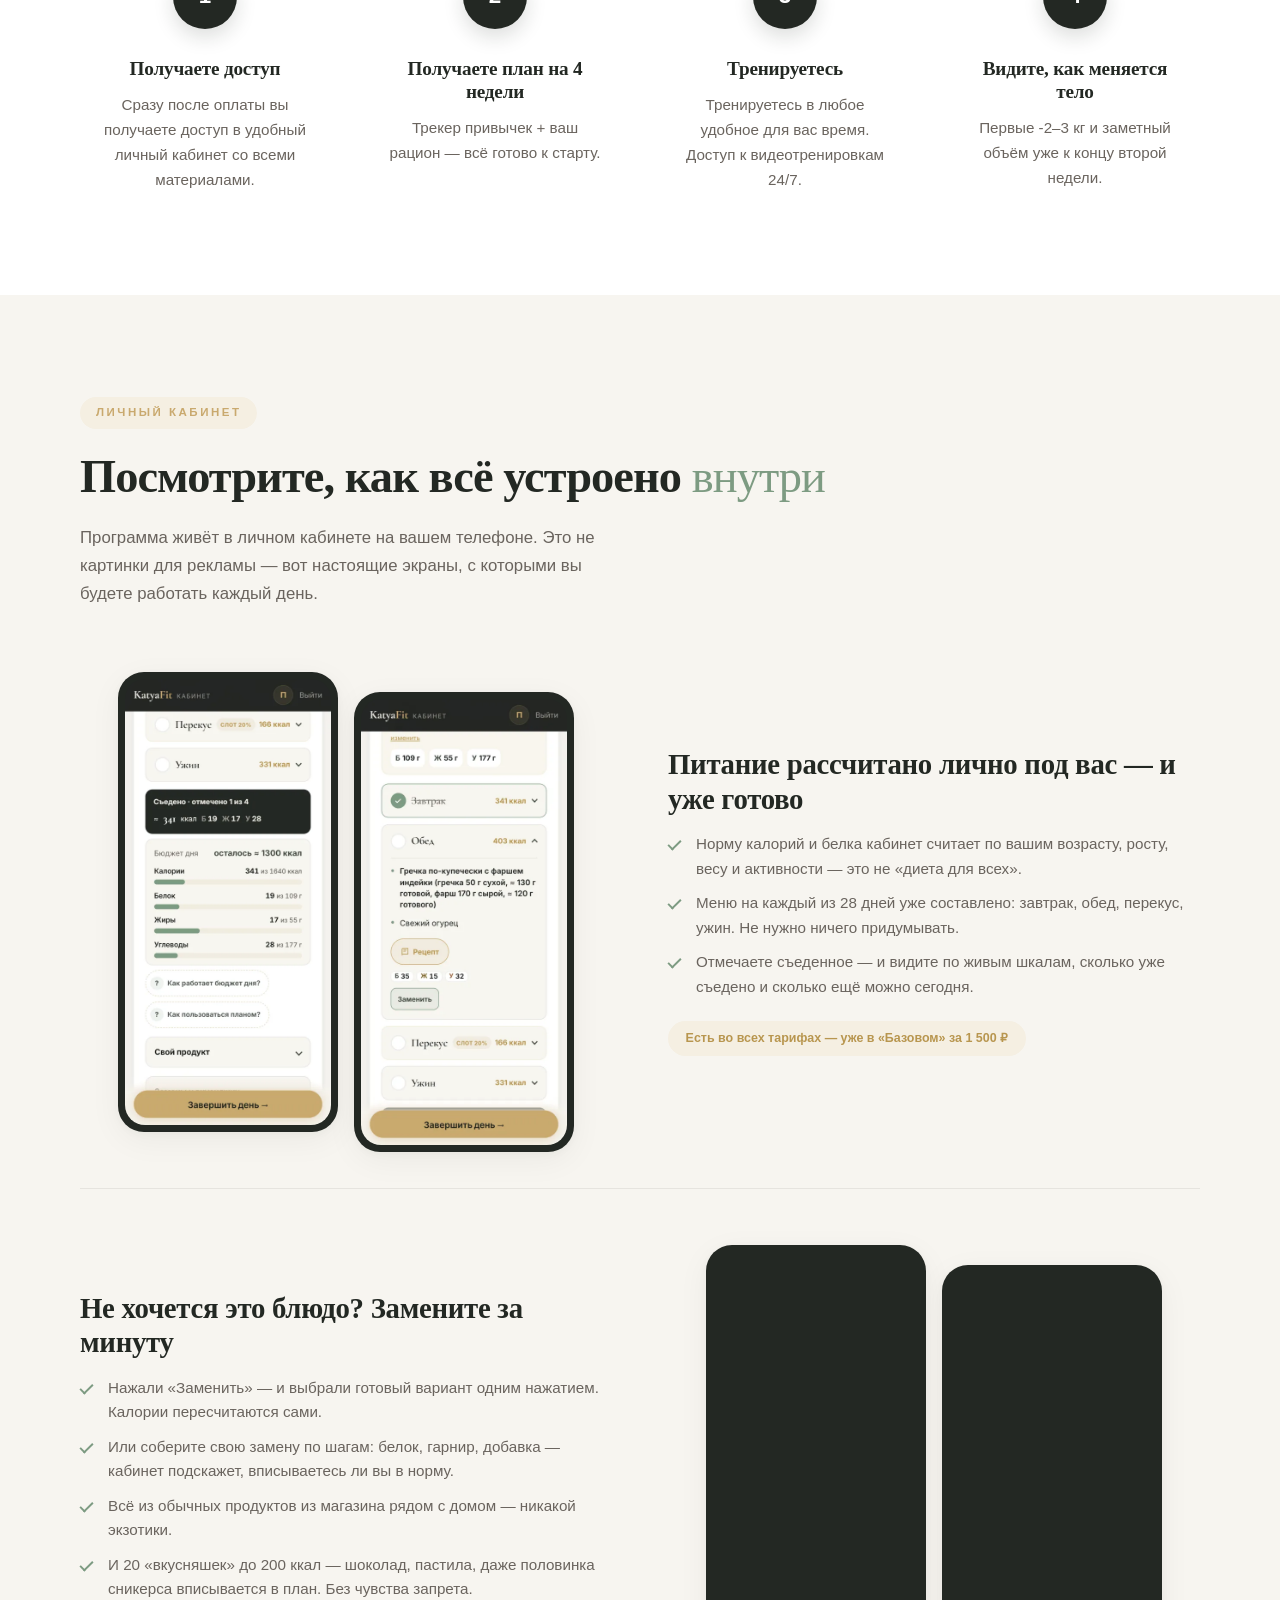
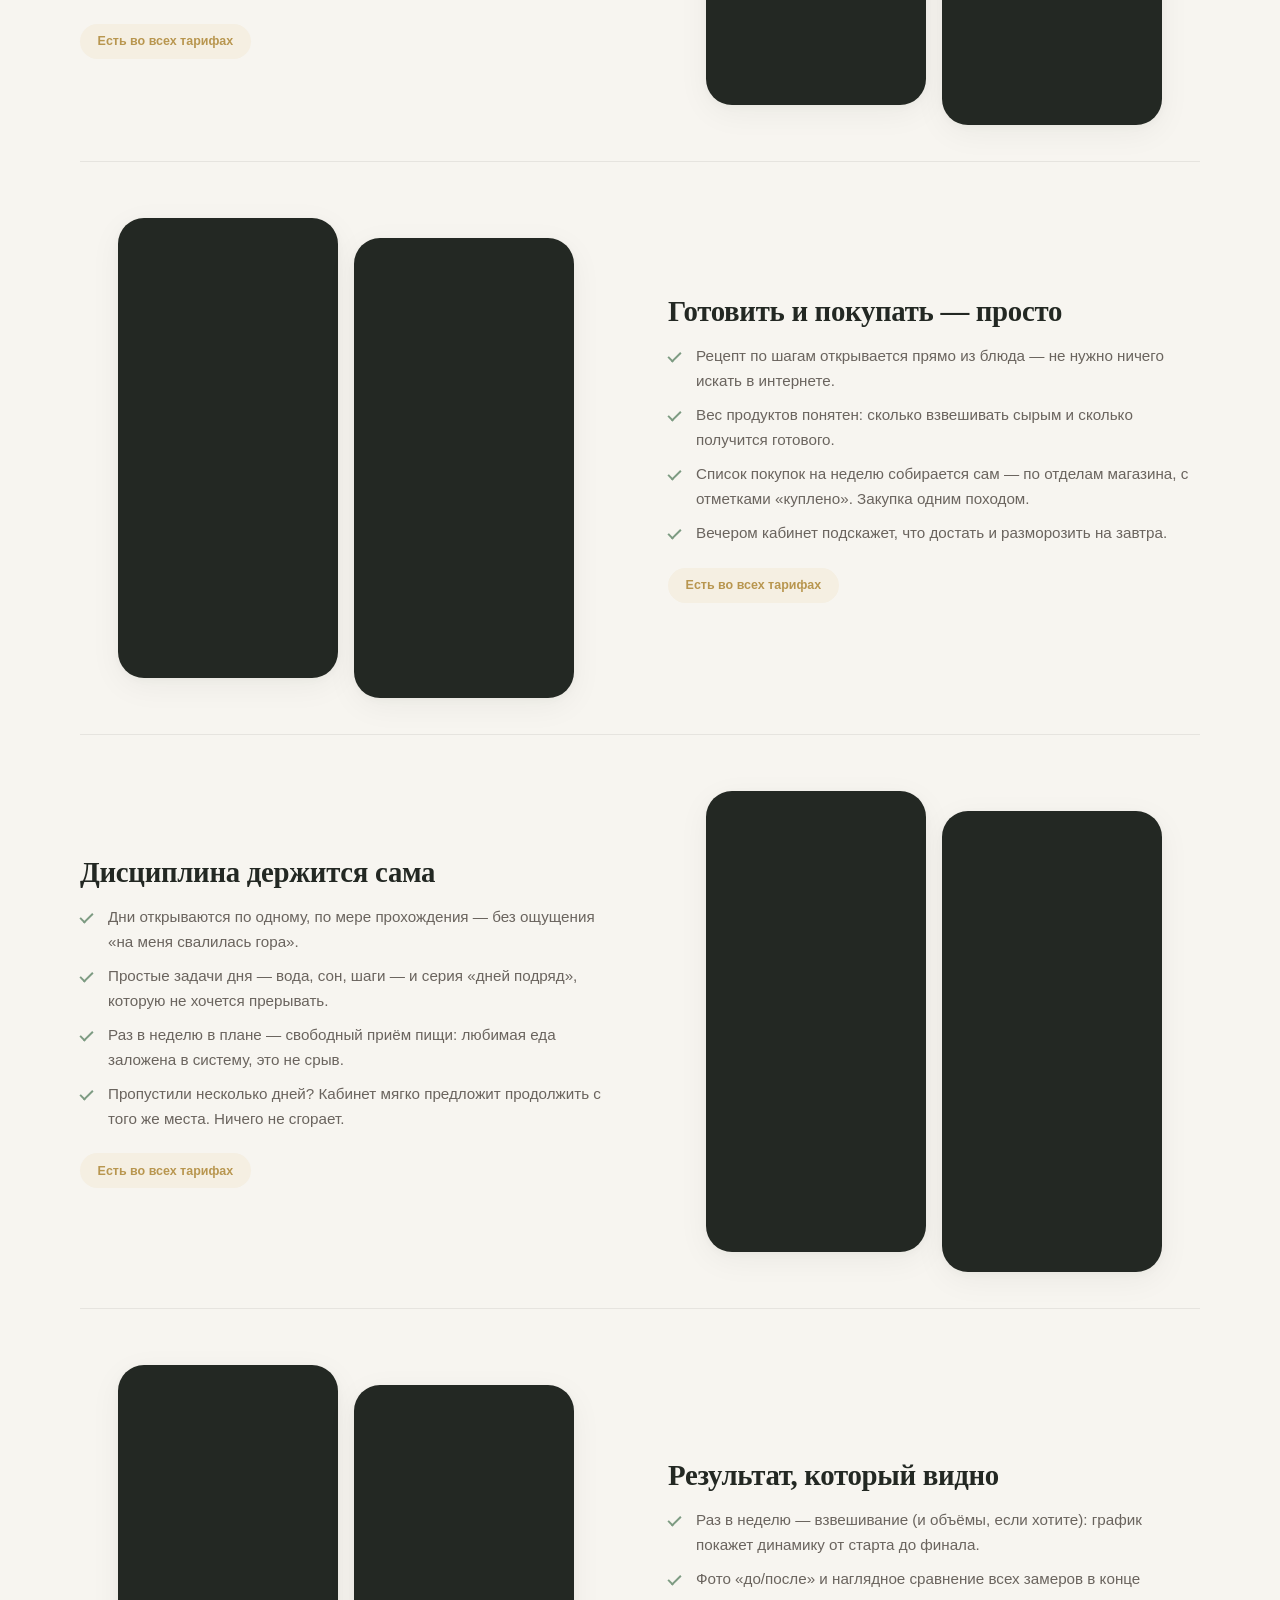
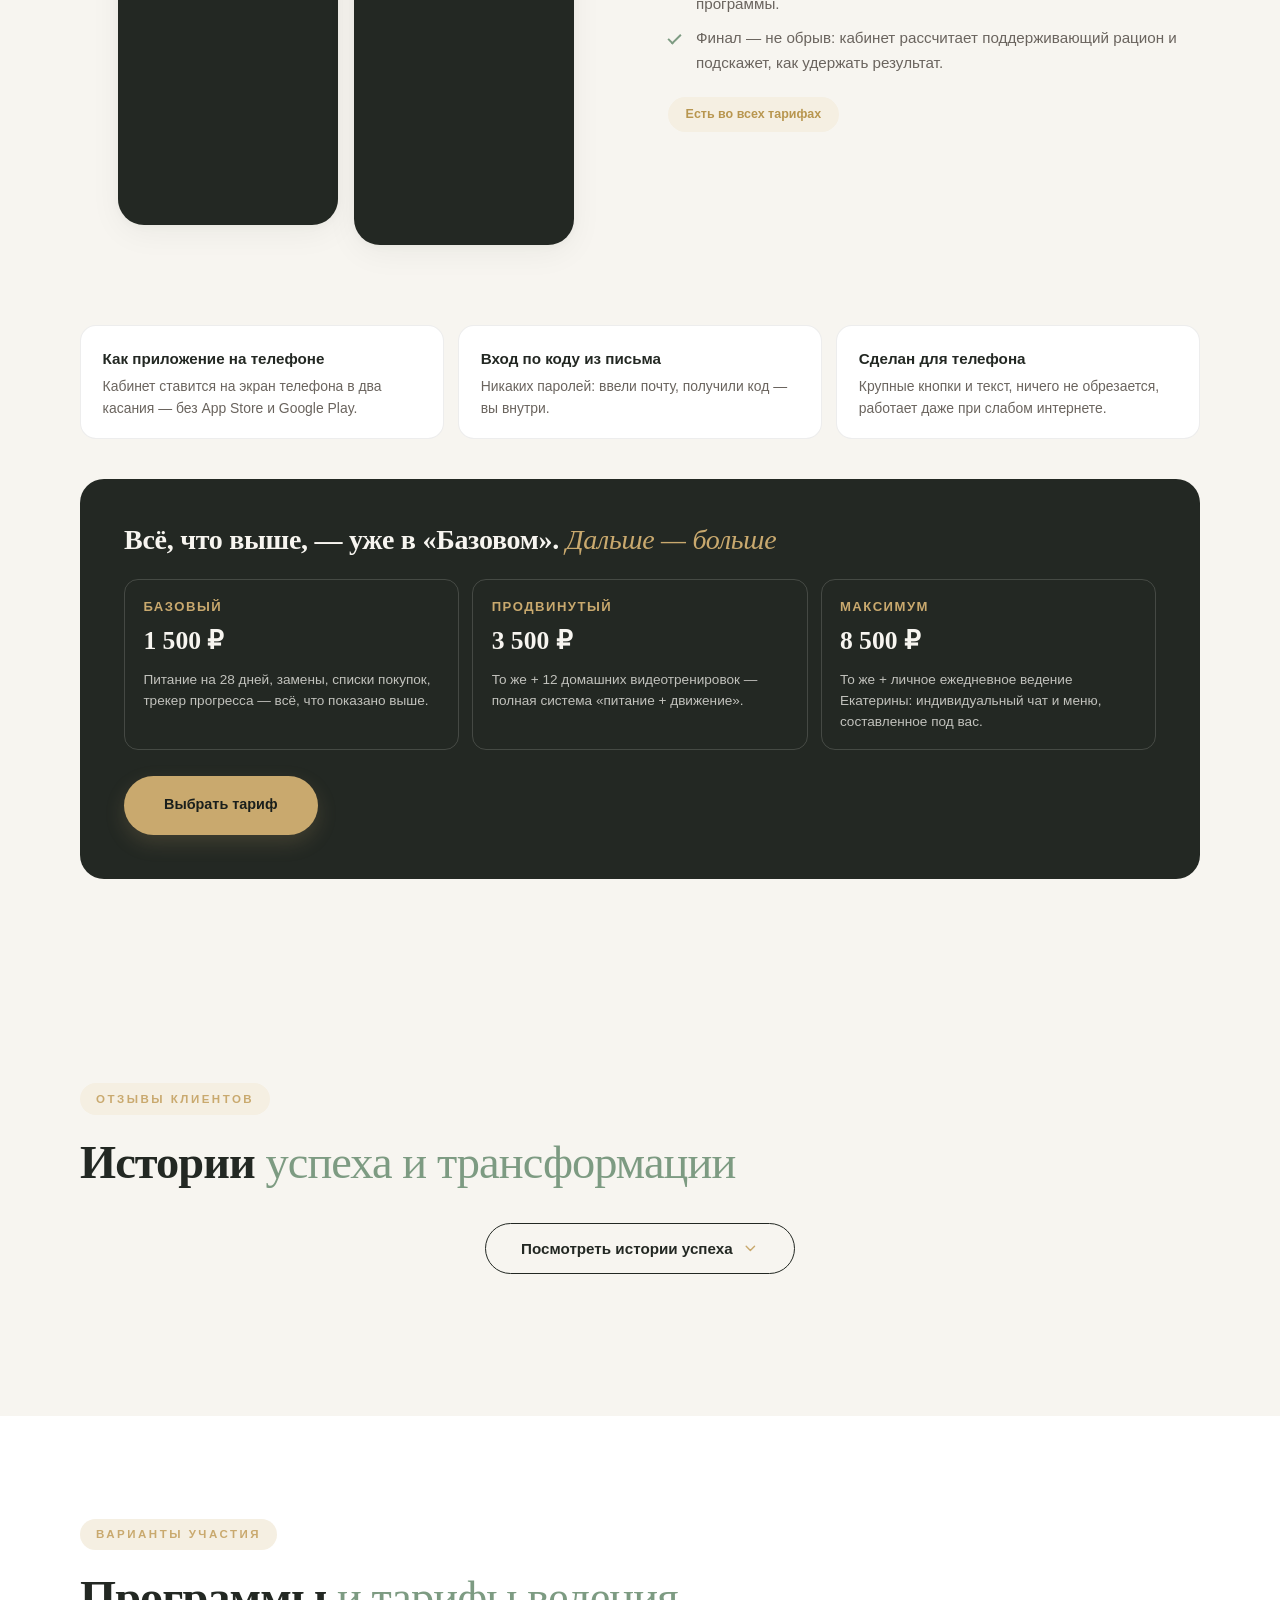
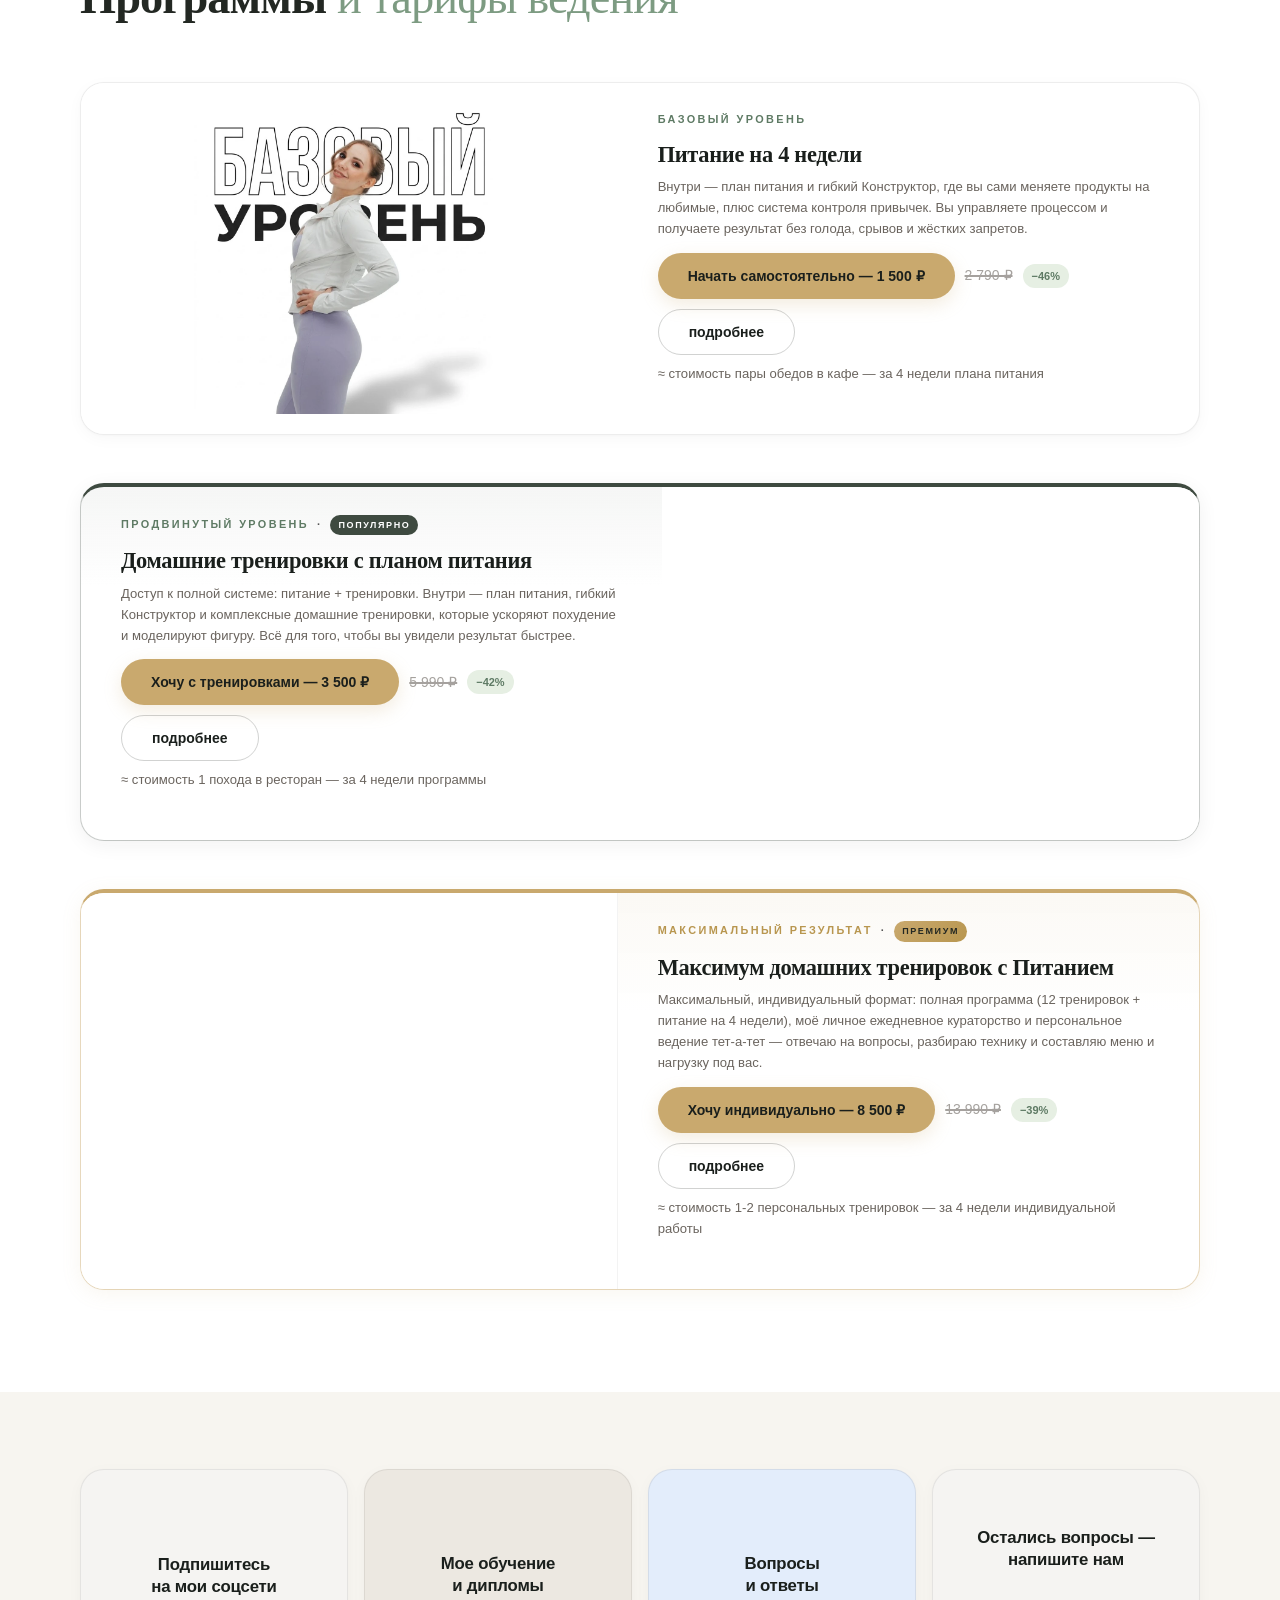
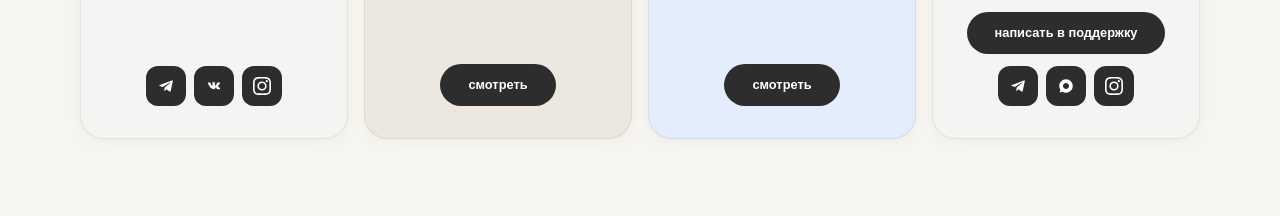
<file: marathon.html>
<!DOCTYPE html>
<html lang="ru">
<head>
    <meta charset="UTF-8">
    <meta name="viewport" content="width=device-width, initial-scale=1.0, viewport-fit=cover">
    <!-- Марафон «Худеем вместе» (первый набор, старт 09.11.2026). Набор закрыт —
         13.11.2026 Катя попросила убрать марафон с сайта. Страница оставлена только
         ради старых ссылок (сторис, закладки, поисковая выдача) — они ведут к тарифам.
         Прежняя страница набора — в git (коммит 519f4c4), пригодится для следующего
         потока. В sitemap.xml её нет. -->
    <meta http-equiv="refresh" content="0; url=index.html#rates">
    <link rel="canonical" href="https://katyafit.ru/">
    <meta name="robots" content="noindex, follow">
    <title>Тарифы | Екатерина Пономарёва (@kkatyafit)</title>

    <link rel="icon" href="favicon.svg?v=4.0.41" type="image/svg+xml">
    <link rel="icon" href="favicon.png?v=4.0.41" type="image/png">
    <meta name="theme-color" content="#1a1f1c">

    <meta http-equiv="Content-Security-Policy" content="default-src 'self'; script-src 'none'; style-src 'unsafe-inline'; img-src 'self'; frame-ancestors 'none';">
    <meta http-equiv="X-Content-Type-Options" content="nosniff">
    <meta http-equiv="Referrer-Policy" content="strict-origin-when-cross-origin">

    <style>
        body {
            margin: 0;
            min-height: 100vh;
            display: flex;
            align-items: center;
            justify-content: center;
            background: #1a1f1c;
            color: #eae6de;
            font-family: 'Inter', -apple-system, BlinkMacSystemFont, 'Segoe UI', sans-serif;
            text-align: center;
            padding: 2rem 1.2rem;
            box-sizing: border-box;
        }
        .box { max-width: 420px; }
        h1 { font-size: 1.3rem; font-weight: 600; margin: 0 0 .8rem; }
        p { color: #9a9690; line-height: 1.6; margin: 0 0 1.6rem; }
        a {
            display: inline-block;
            background: #c9a96e;
            color: #1a1f1c;
            text-decoration: none;
            font-weight: 600;
            padding: .85rem 1.6rem;
            border-radius: 999px;
        }
    </style>
</head>
<body>
    <div class="box">
        <h1>Набор в марафон закрыт</h1>
        <p>Группа уже занимается. Пока можно выбрать тариф и начать самостоятельно. Если страница не открылась сама — нажмите кнопку.</p>
        <a href="index.html#rates">Выбрать тариф</a>
    </div>
</body>
</html>
</file>
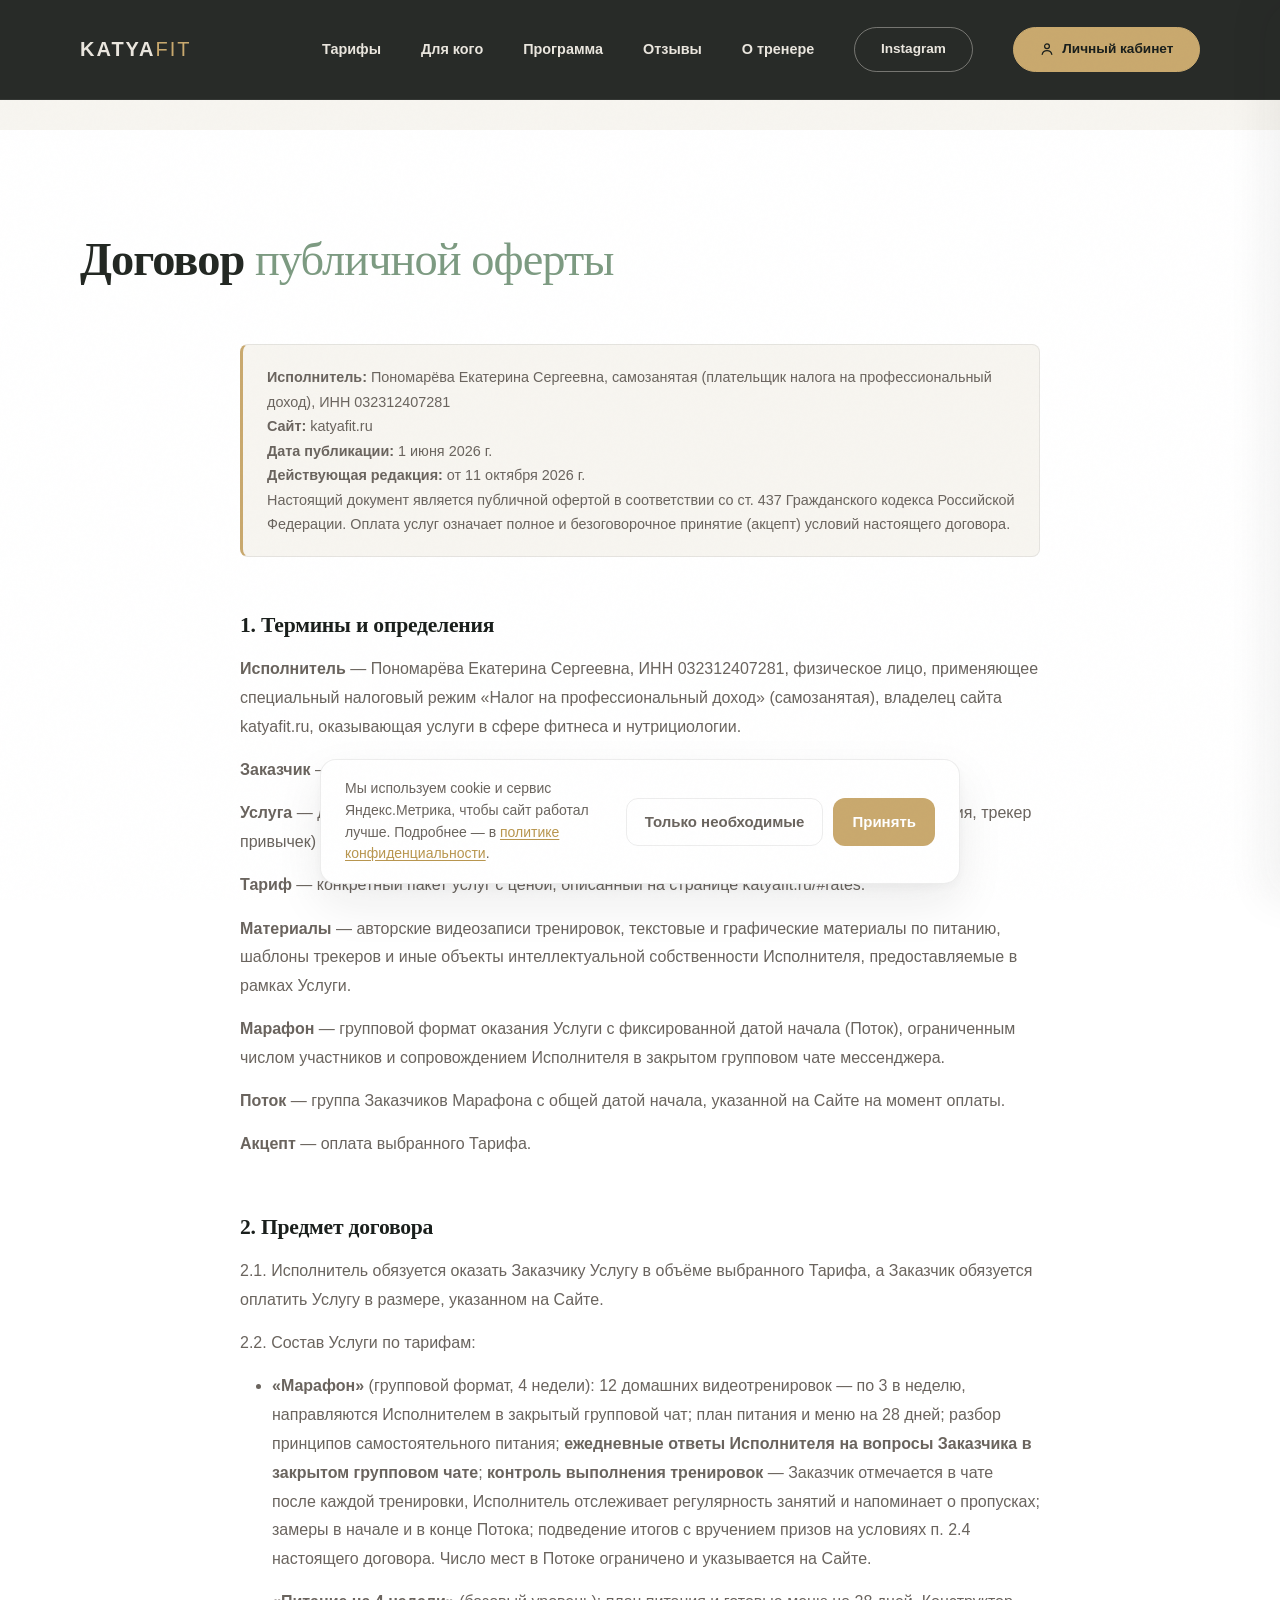
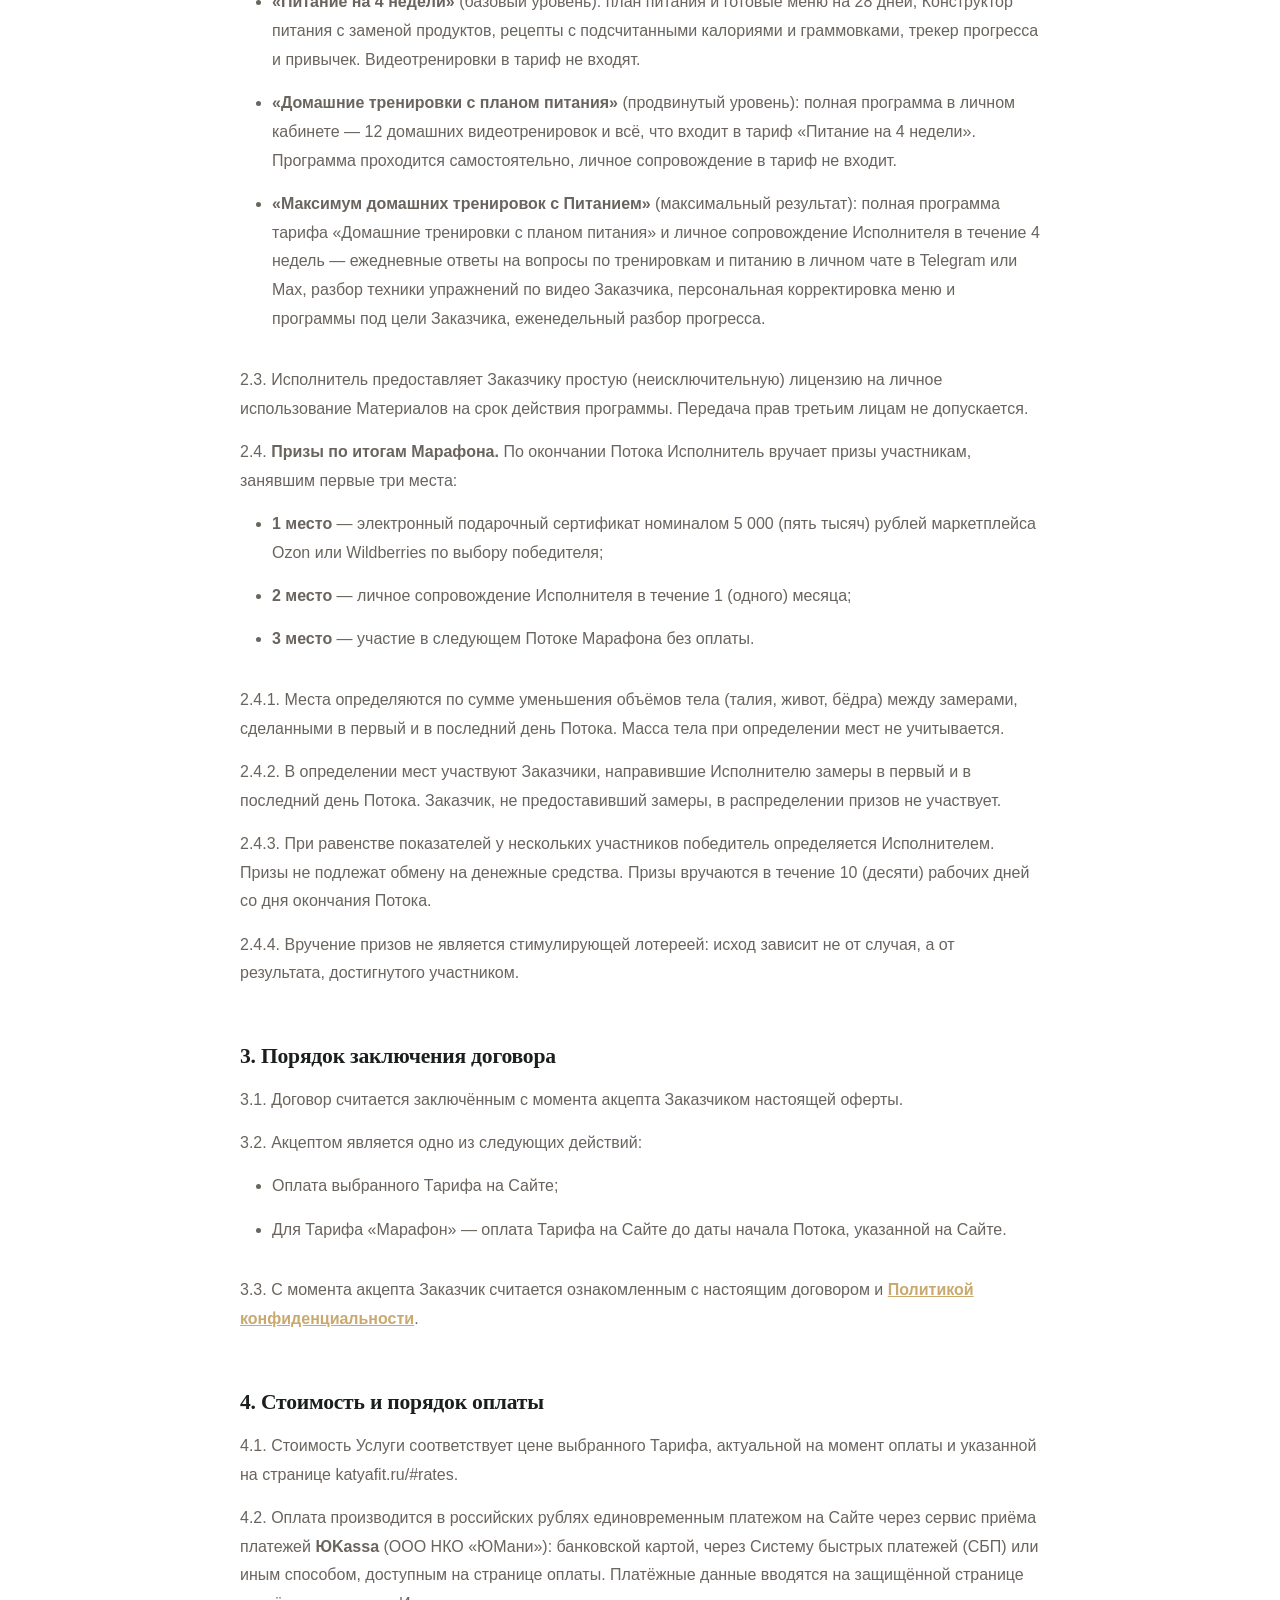
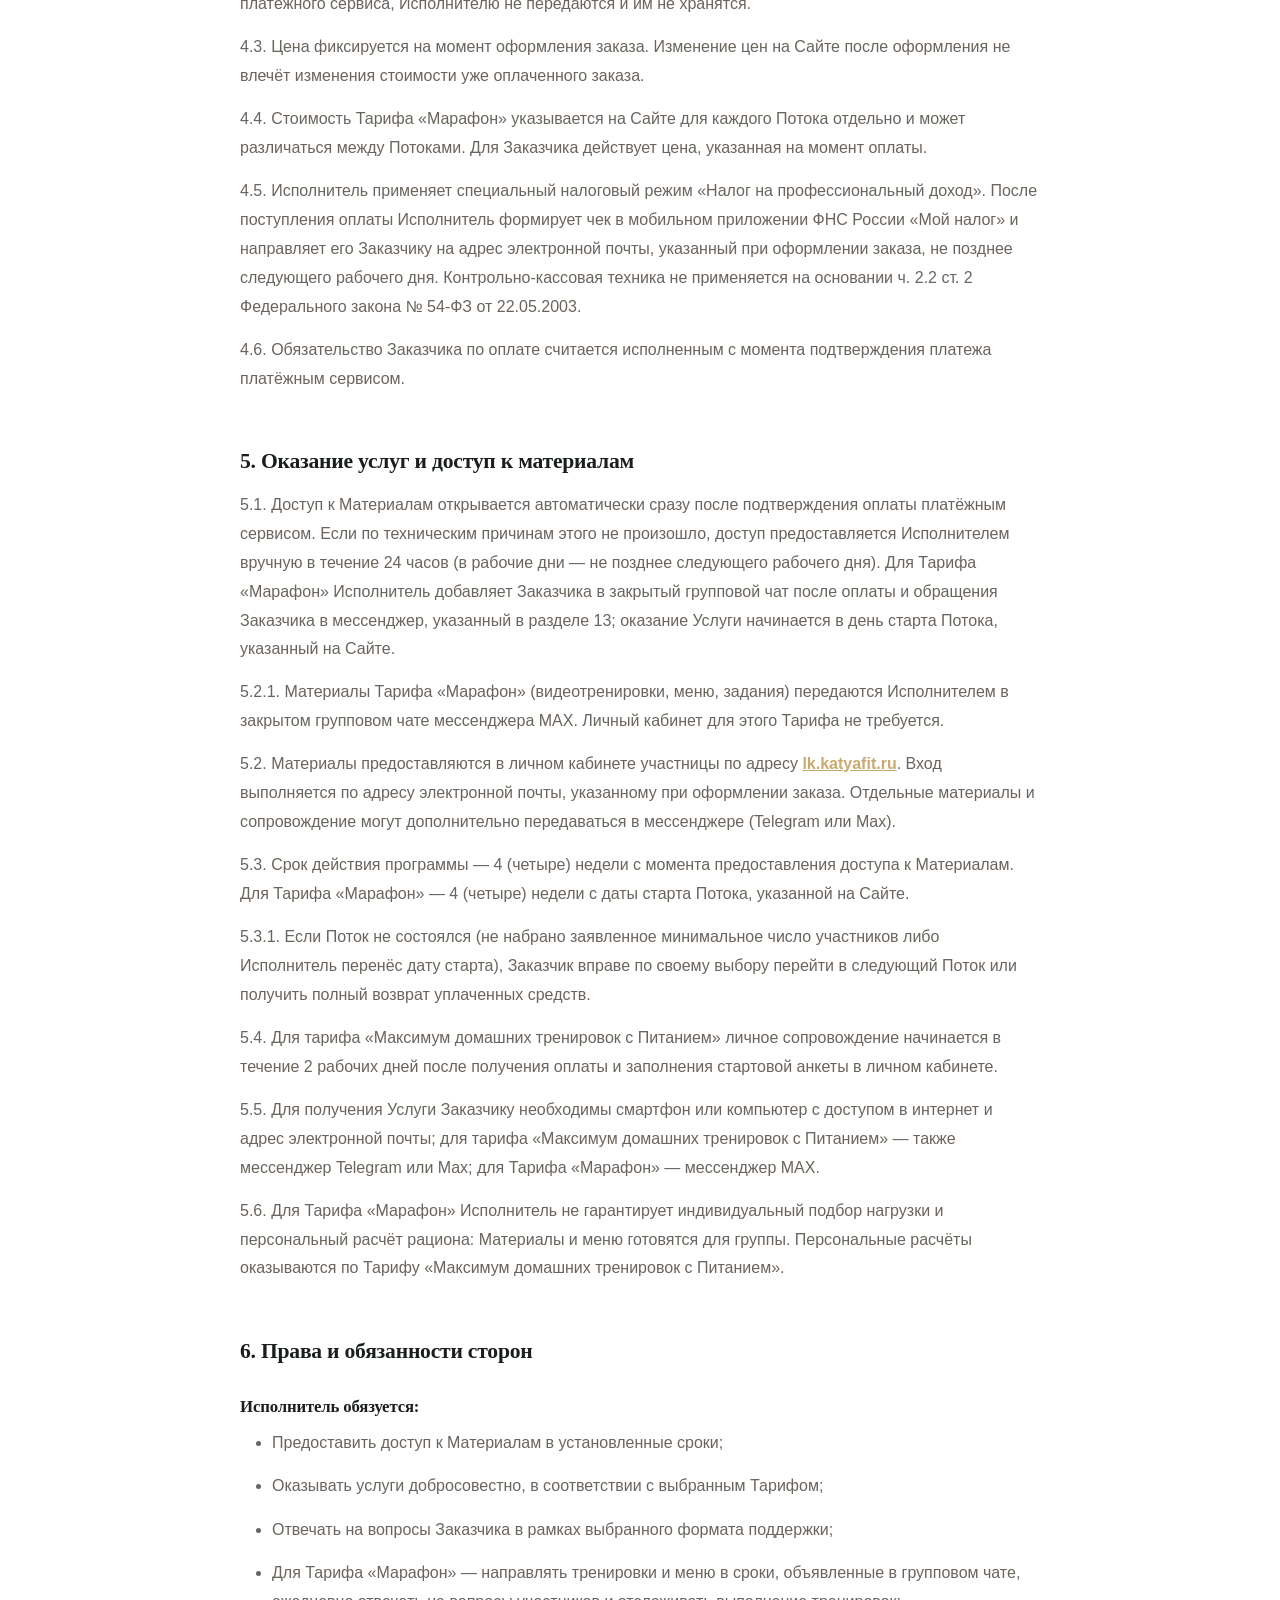
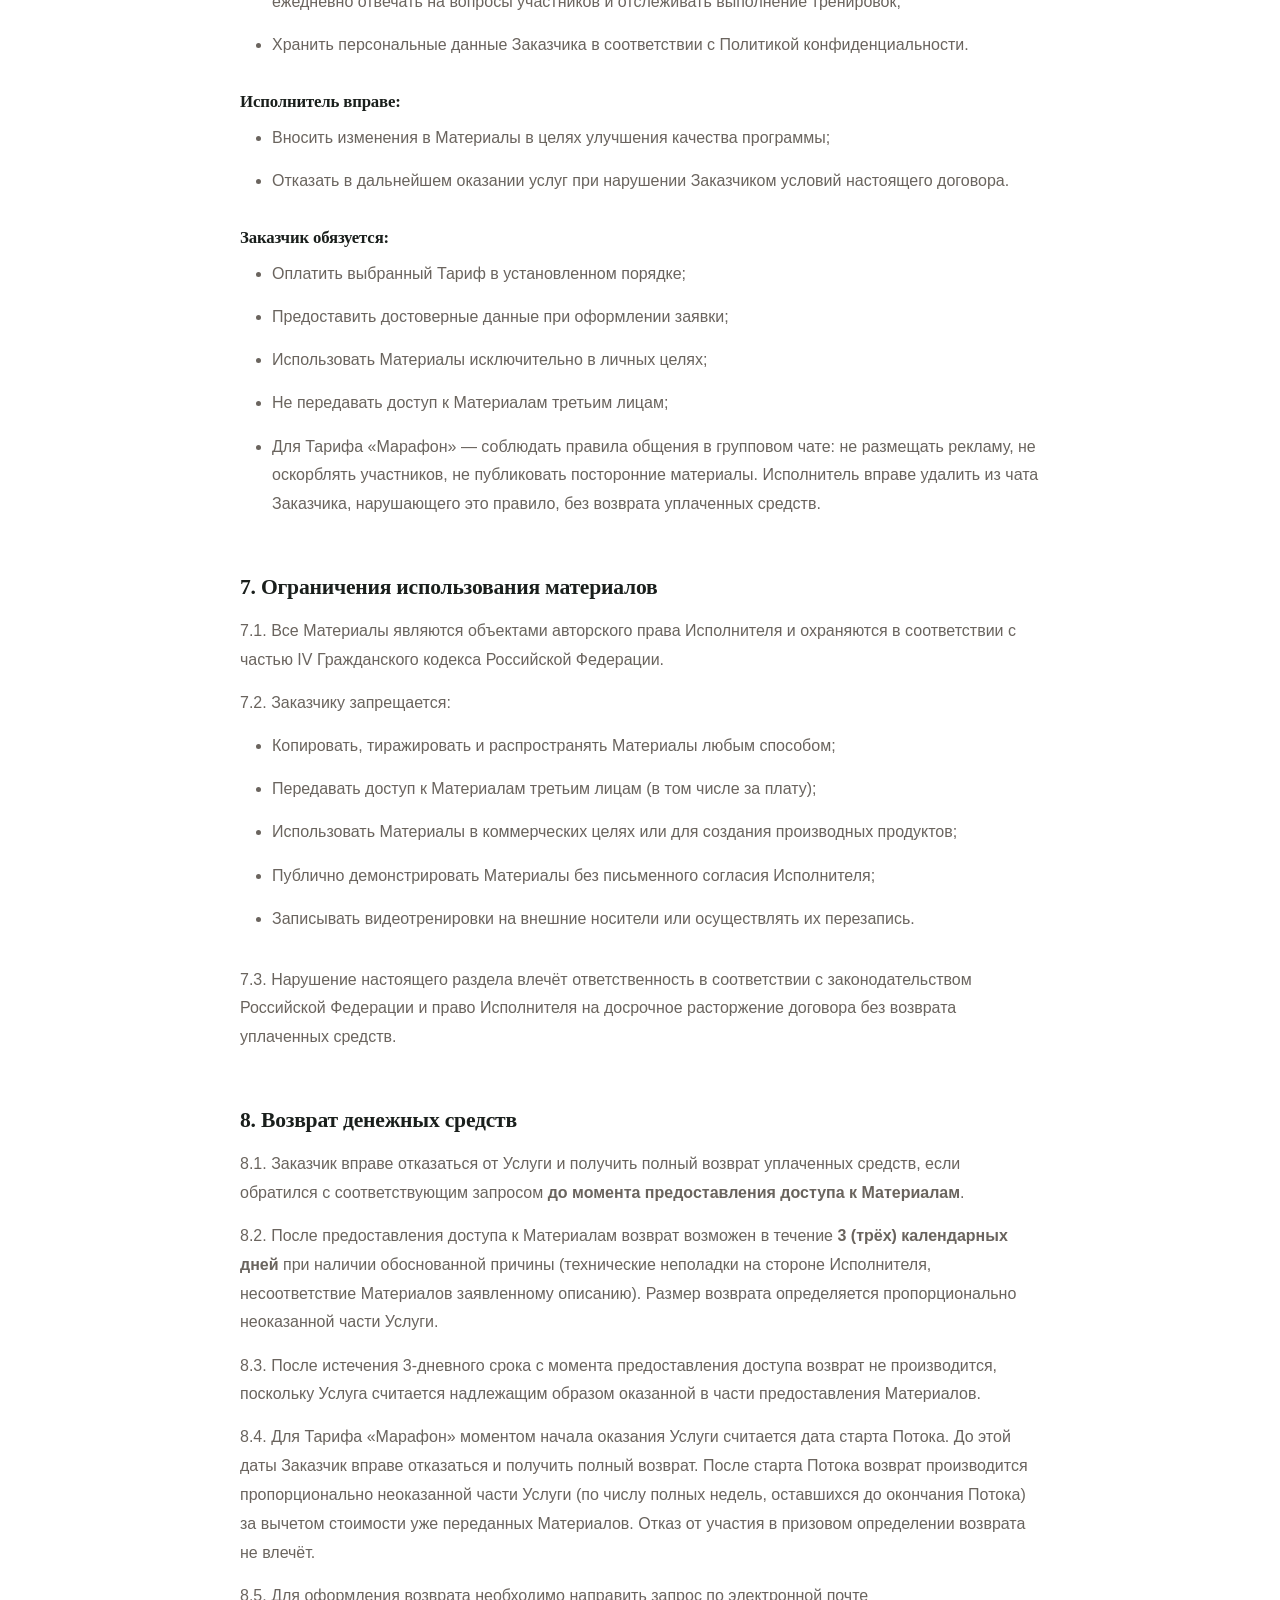
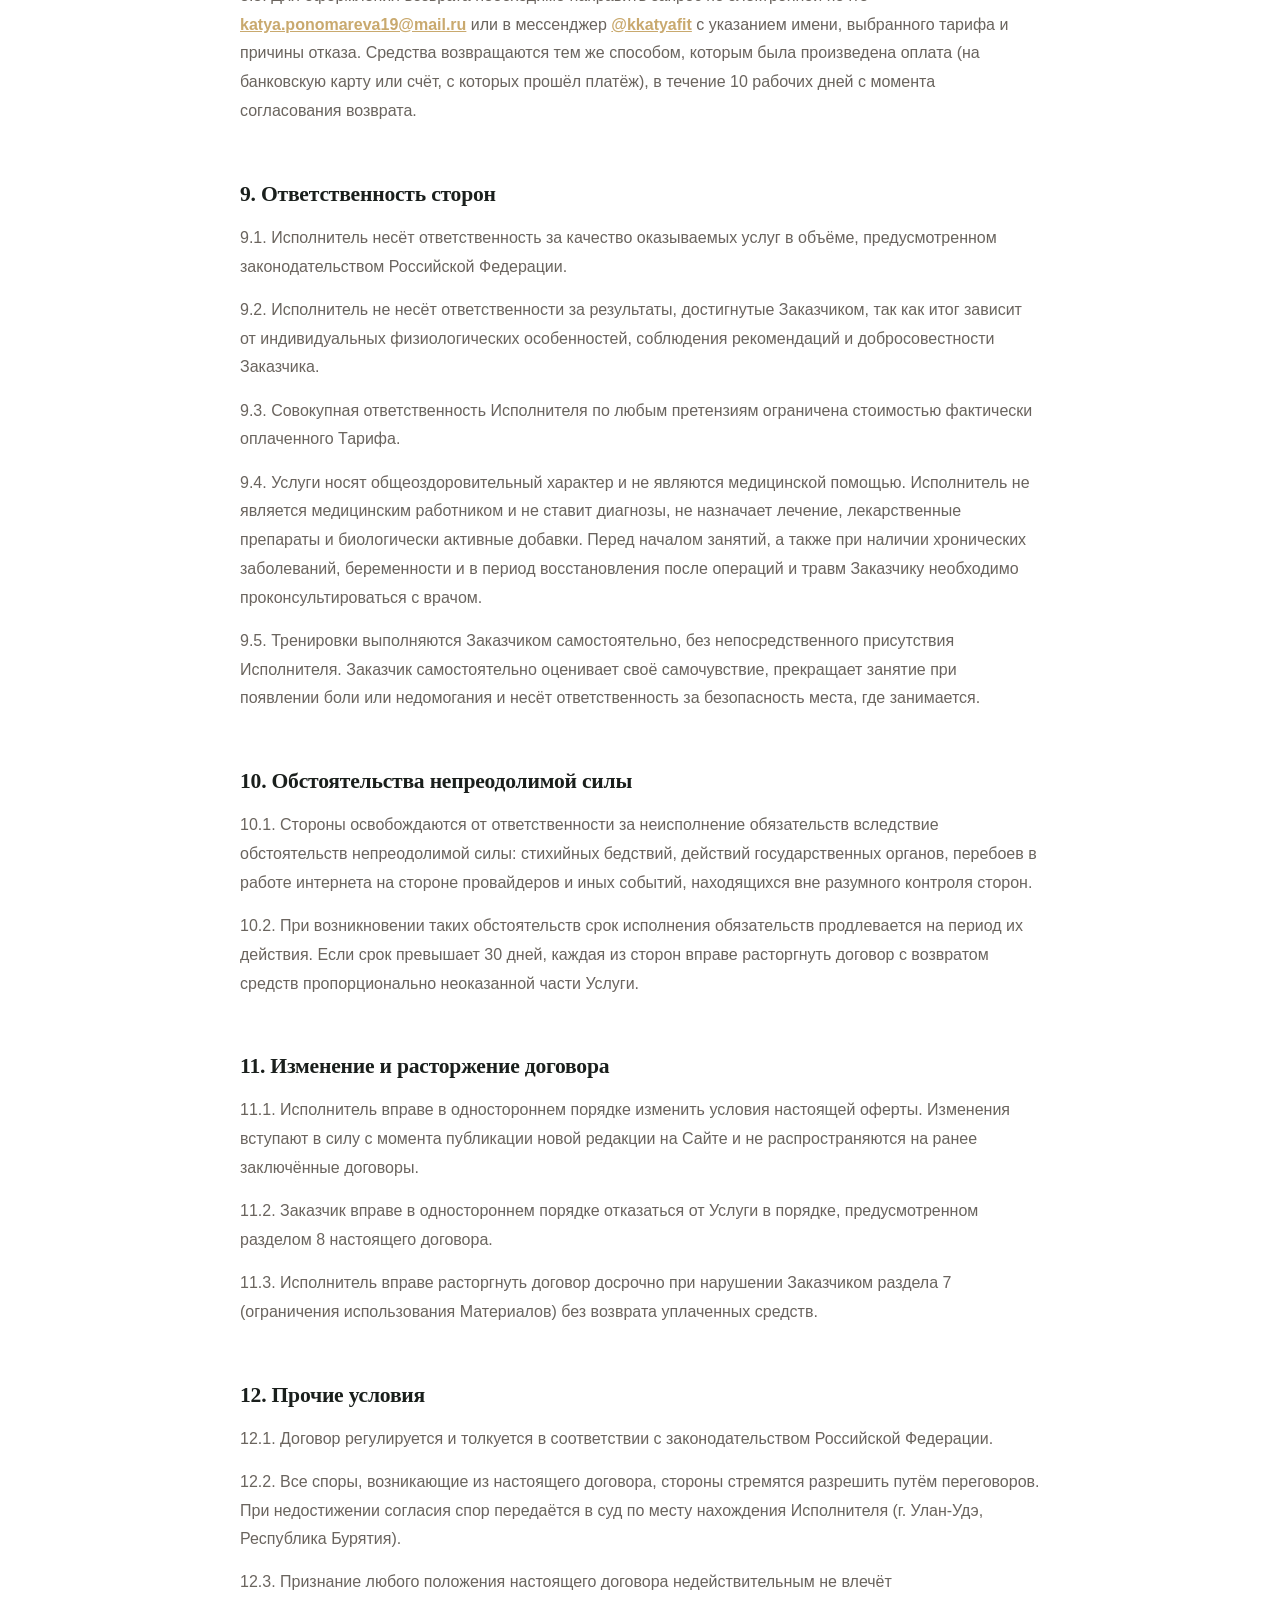
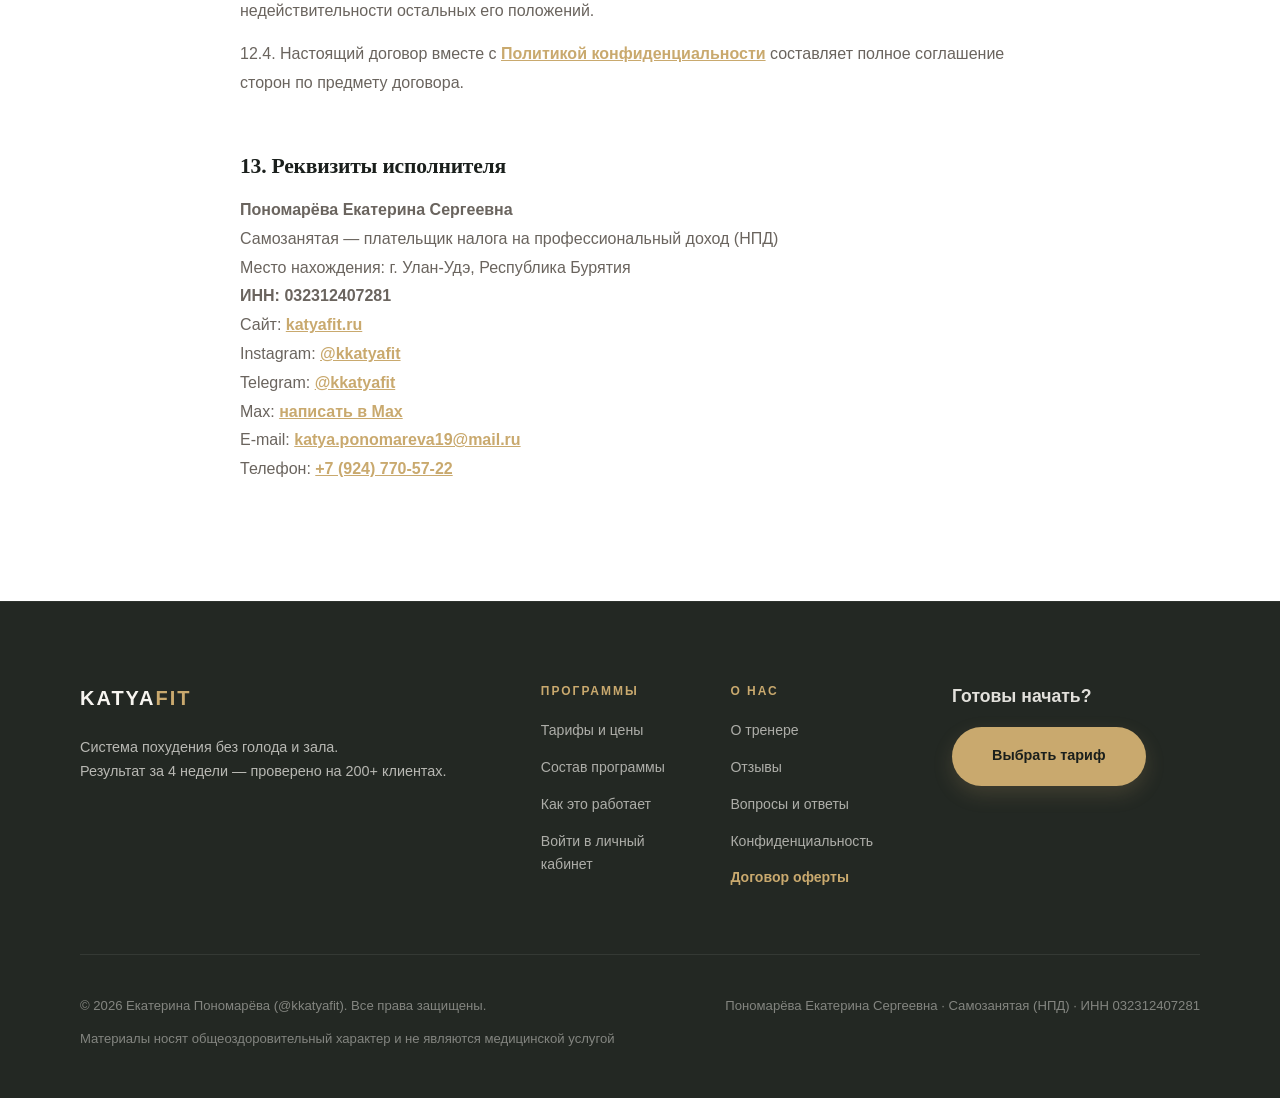
<file: oferta.html>
<!DOCTYPE html>
<html lang="ru">
<head>
    <meta charset="UTF-8">
    <meta name="viewport" content="width=device-width, initial-scale=1.0, viewport-fit=cover">
    <!-- Анти-кликджекинг: X-Frame-Options пропал на GitHub Pages -> фрейм-бастер (frame-ancestors в <meta> игнорируется). -->
    <script src="js/frame-buster.js?v=4.0.41"></script>
    <title>Договор оферты | KatyaFit</title>
    <meta name="description" content="Публичная оферта на оказание услуг по программам похудения и нутрициологическому сопровождению — KatyaFit, Екатерина Пономарёва.">
    <meta name="robots" content="noindex, nofollow">
    <link rel="preconnect" href="https://fonts.googleapis.com">
    <link rel="preconnect" href="https://fonts.gstatic.com" crossorigin>
    <link href="https://fonts.googleapis.com/css2?family=Cormorant+Garamond:wght@400;500;600;700&family=Inter:wght@300;400;500;600;700&family=Plus+Jakarta+Sans:wght@500;600;700;800&display=swap" rel="stylesheet">
    <link rel="stylesheet" href="css/base.css?v=4.0.41">
    <link rel="stylesheet" href="css/home.css?v=4.0.41">
    <link rel="stylesheet" href="css/sections.css?v=4.0.41">
    <link rel="stylesheet" href="css/forms.css?v=4.0.41">
    <link rel="stylesheet" href="css/footer.css?v=4.0.41">
    <link rel="stylesheet" href="css/widgets.css?v=4.0.41">
    <link rel="stylesheet" href="css/trainer.css?v=4.0.41">
    <link rel="stylesheet" href="css/trainer-experience.css?v=4.0.41">
    <link rel="icon" href="favicon.svg?v=4.0.41" type="image/svg+xml">
    <link rel="icon" href="favicon.png?v=4.0.41" type="image/png">
    <link rel="apple-touch-icon" href="apple-touch-icon.png?v=4.0.41">
    <meta name="theme-color" content="#1a1f1c">
    <meta http-equiv="Content-Security-Policy" content="default-src 'self'; script-src 'self' https://mc.yandex.ru; style-src 'self' https://fonts.googleapis.com 'unsafe-inline'; font-src https://fonts.gstatic.com; img-src 'self' data: https://mc.yandex.ru; connect-src 'self' https://api.telegram.org https://mc.yandex.ru https://*.ingest.de.sentry.io; frame-ancestors 'none';">

    <!-- Sentry: автосбор JS-ошибок -> Telegram (проект landing, org katyafitru; тот же воркфлоу, что у кабинета) -->
    <script src="js/vendor/sentry.js?v=4.0.41"></script>
    <script src="js/sentry-init.js?v=4.0.41"></script>
    <meta http-equiv="X-Content-Type-Options" content="nosniff">
    <meta http-equiv="Referrer-Policy" content="strict-origin-when-cross-origin">
</head>
<body class="header-dark">

    <noscript>
        <div style="text-align:center; padding:2rem; background:#f9f7f4; color:#2a2c2b; font-family:sans-serif;">
            Для корректной работы сайта необходимо включить JavaScript в настройках браузера.
        </div>
    </noscript>

    <main class="main-subpage">
        <section class="section section-light" id="oferta-content">
            <div class="container">
                <h1 class="section-title">Договор <span>публичной оферты</span></h1>

                <div class="privacy-body">
                    <div class="legal-meta">
                        <strong>Исполнитель:</strong> Пономарёва Екатерина Сергеевна, самозанятая (плательщик налога
                        на профессиональный доход), ИНН 032312407281<br>
                        <strong>Сайт:</strong> katyafit.ru<br>
                        <strong>Дата публикации:</strong> 1 июня 2026 г.<br>
                        <strong>Действующая редакция:</strong> от 11 октября 2026 г.<br>
                        Настоящий документ является публичной офертой в соответствии со ст.&nbsp;437 Гражданского кодекса Российской Федерации. Оплата услуг означает полное и безоговорочное принятие (акцепт) условий настоящего договора.
                    </div>

                    <h2>1. Термины и определения</h2>
                    <p><strong>Исполнитель</strong> — Пономарёва Екатерина Сергеевна, ИНН 032312407281, физическое лицо, применяющее специальный налоговый режим «Налог на профессиональный доход» (самозанятая), владелец сайта katyafit.ru, оказывающая услуги в сфере фитнеса и нутрициологии.</p>
                    <p><strong>Заказчик</strong> — физическое лицо, принявшее условия настоящей оферты путём оплаты услуг.</p>
                    <p><strong>Услуга</strong> — доступ к программе снижения веса в личном кабинете (видеотренировки, план питания, трекер привычек) и/или личное сопровождение Исполнителя — согласно выбранному тарифу.</p>
                    <p><strong>Тариф</strong> — конкретный пакет услуг с ценой, описанный на странице katyafit.ru/#rates.</p>
                    <p><strong>Материалы</strong> — авторские видеозаписи тренировок, текстовые и графические материалы по питанию, шаблоны трекеров и иные объекты интеллектуальной собственности Исполнителя, предоставляемые в рамках Услуги.</p>
                    <p><strong>Марафон</strong> — групповой формат оказания Услуги с фиксированной датой начала (Поток), ограниченным числом участников и сопровождением Исполнителя в закрытом групповом чате мессенджера.</p>
                    <p><strong>Поток</strong> — группа Заказчиков Марафона с общей датой начала, указанной на Сайте на момент оплаты.</p>
                    <p><strong>Акцепт</strong> — оплата выбранного Тарифа.</p>

                    <h2>2. Предмет договора</h2>
                    <p>2.1. Исполнитель обязуется оказать Заказчику Услугу в объёме выбранного Тарифа, а Заказчик обязуется оплатить Услугу в размере, указанном на Сайте.</p>
                    <p>2.2. Состав Услуги по тарифам:</p>
                    <ul>
                        <li><strong>«Марафон»</strong> (групповой формат, 4 недели): 12 домашних видеотренировок — по 3 в неделю, направляются Исполнителем в закрытый групповой чат; план питания и меню на 28 дней; разбор принципов самостоятельного питания; <strong>ежедневные ответы Исполнителя на вопросы Заказчика в закрытом групповом чате</strong>; <strong>контроль выполнения тренировок</strong> — Заказчик отмечается в чате после каждой тренировки, Исполнитель отслеживает регулярность занятий и напоминает о пропусках; замеры в начале и в конце Потока; подведение итогов с вручением призов на условиях п. 2.4 настоящего договора. Число мест в Потоке ограничено и указывается на Сайте.</li>
                        <li><strong>«Питание на 4 недели»</strong> (базовый уровень): план питания и готовые меню на 28 дней, Конструктор питания с заменой продуктов, рецепты с подсчитанными калориями и граммовками, трекер прогресса и привычек. Видеотренировки в тариф не входят.</li>
                        <li><strong>«Домашние тренировки с планом питания»</strong> (продвинутый уровень): полная программа в личном кабинете — 12 домашних видеотренировок и всё, что входит в тариф «Питание на 4 недели». Программа проходится самостоятельно, личное сопровождение в тариф не входит.</li>
                        <li><strong>«Максимум домашних тренировок с Питанием»</strong> (максимальный результат): полная программа тарифа «Домашние тренировки с планом питания» и личное сопровождение Исполнителя в течение 4 недель — ежедневные ответы на вопросы по тренировкам и питанию в личном чате в Telegram или Max, разбор техники упражнений по видео Заказчика, персональная корректировка меню и программы под цели Заказчика, еженедельный разбор прогресса.</li>
                    </ul>
                    <p>2.3. Исполнитель предоставляет Заказчику простую (неисключительную) лицензию на личное использование Материалов на срок действия программы. Передача прав третьим лицам не допускается.</p>

                    <p>2.4. <strong>Призы по итогам Марафона.</strong> По окончании Потока Исполнитель вручает призы участникам, занявшим первые три места:</p>
                    <ul>
                        <li><strong>1 место</strong> — электронный подарочный сертификат номиналом 5 000 (пять тысяч) рублей маркетплейса Ozon или Wildberries по выбору победителя;</li>
                        <li><strong>2 место</strong> — личное сопровождение Исполнителя в течение 1 (одного) месяца;</li>
                        <li><strong>3 место</strong> — участие в следующем Потоке Марафона без оплаты.</li>
                    </ul>
                    <p>2.4.1. Места определяются по сумме уменьшения объёмов тела (талия, живот, бёдра) между замерами, сделанными в первый и в последний день Потока. Масса тела при определении мест не учитывается.</p>
                    <p>2.4.2. В определении мест участвуют Заказчики, направившие Исполнителю замеры в первый и в последний день Потока. Заказчик, не предоставивший замеры, в распределении призов не участвует.</p>
                    <p>2.4.3. При равенстве показателей у нескольких участников победитель определяется Исполнителем. Призы не подлежат обмену на денежные средства. Призы вручаются в течение 10 (десяти) рабочих дней со дня окончания Потока.</p>
                    <p>2.4.4. Вручение призов не является стимулирующей лотереей: исход зависит не от случая, а от результата, достигнутого участником.</p>


                    <h2>3. Порядок заключения договора</h2>
                    <p>3.1. Договор считается заключённым с момента акцепта Заказчиком настоящей оферты.</p>
                    <p>3.2. Акцептом является одно из следующих действий:</p>
                    <ul>
                        <li>Оплата выбранного Тарифа на Сайте;</li>
                        <li>Для Тарифа «Марафон» — оплата Тарифа на Сайте до даты начала Потока, указанной на Сайте.</li>
                    </ul>
                    <p>3.3. С момента акцепта Заказчик считается ознакомленным с настоящим договором и <a href="privacy.html">Политикой конфиденциальности</a>.</p>

                    <h2>4. Стоимость и порядок оплаты</h2>
                    <p>4.1. Стоимость Услуги соответствует цене выбранного Тарифа, актуальной на момент оплаты и указанной на странице katyafit.ru/#rates.</p>
                    <p>4.2. Оплата производится в российских рублях единовременным платежом на Сайте через сервис приёма платежей <strong>ЮKassa</strong> (ООО НКО «ЮМани»): банковской картой, через Систему быстрых платежей (СБП) или иным способом, доступным на странице оплаты. Платёжные данные вводятся на защищённой странице платёжного сервиса, Исполнителю не передаются и им не хранятся.</p>
                    <p>4.3. Цена фиксируется на момент оформления заказа. Изменение цен на Сайте после оформления не влечёт изменения стоимости уже оплаченного заказа.</p>
                    <p>4.4. Стоимость Тарифа «Марафон» указывается на Сайте для каждого Потока отдельно и может различаться между Потоками. Для Заказчика действует цена, указанная на момент оплаты.</p>
                    <p>4.5. Исполнитель применяет специальный налоговый режим «Налог на профессиональный доход». После поступления оплаты Исполнитель формирует чек в мобильном приложении ФНС России «Мой налог» и направляет его Заказчику на адрес электронной почты, указанный при оформлении заказа, не позднее следующего рабочего дня. Контрольно-кассовая техника не применяется на основании ч. 2.2 ст. 2 Федерального закона № 54-ФЗ от 22.05.2003.</p>
                    <p>4.6. Обязательство Заказчика по оплате считается исполненным с момента подтверждения платежа платёжным сервисом.</p>

                    <h2>5. Оказание услуг и доступ к материалам</h2>
                    <p>5.1. Доступ к Материалам открывается автоматически сразу после подтверждения оплаты платёжным сервисом. Если по техническим причинам этого не произошло, доступ предоставляется Исполнителем вручную в течение 24 часов (в рабочие дни — не позднее следующего рабочего дня). Для Тарифа «Марафон» Исполнитель добавляет Заказчика в закрытый групповой чат после оплаты и обращения Заказчика в мессенджер, указанный в разделе 13; оказание Услуги начинается в день старта Потока, указанный на Сайте.</p>
                    <p>5.2.1. Материалы Тарифа «Марафон» (видеотренировки, меню, задания) передаются Исполнителем в закрытом групповом чате мессенджера MAX. Личный кабинет для этого Тарифа не требуется.</p>
                    <p>5.2. Материалы предоставляются в личном кабинете участницы по адресу <a href="https://lk.katyafit.ru" target="_blank" rel="noopener noreferrer">lk.katyafit.ru</a>. Вход выполняется по адресу электронной почты, указанному при оформлении заказа. Отдельные материалы и сопровождение могут дополнительно передаваться в мессенджере (Telegram или Max).</p>
                    <p>5.3. Срок действия программы — 4 (четыре) недели с момента предоставления доступа к Материалам. Для Тарифа «Марафон» — 4 (четыре) недели с даты старта Потока, указанной на Сайте.</p>
                    <p>5.3.1. Если Поток не состоялся (не набрано заявленное минимальное число участников либо Исполнитель перенёс дату старта), Заказчик вправе по своему выбору перейти в следующий Поток или получить полный возврат уплаченных средств.</p>
                    <p>5.4. Для тарифа «Максимум домашних тренировок с Питанием» личное сопровождение начинается в течение 2 рабочих дней после получения оплаты и заполнения стартовой анкеты в личном кабинете.</p>
                    <p>5.5. Для получения Услуги Заказчику необходимы смартфон или компьютер с доступом в интернет и адрес электронной почты; для тарифа «Максимум домашних тренировок с Питанием» — также мессенджер Telegram или Max; для Тарифа «Марафон» — мессенджер MAX.</p>
                    <p>5.6. Для Тарифа «Марафон» Исполнитель не гарантирует индивидуальный подбор нагрузки и персональный расчёт рациона: Материалы и меню готовятся для группы. Персональные расчёты оказываются по Тарифу «Максимум домашних тренировок с Питанием».</p>

                    <h2>6. Права и обязанности сторон</h2>
                    <h3>Исполнитель обязуется:</h3>
                    <ul>
                        <li>Предоставить доступ к Материалам в установленные сроки;</li>
                        <li>Оказывать услуги добросовестно, в соответствии с выбранным Тарифом;</li>
                        <li>Отвечать на вопросы Заказчика в рамках выбранного формата поддержки;</li>
                        <li>Для Тарифа «Марафон» — направлять тренировки и меню в сроки, объявленные в групповом чате, ежедневно отвечать на вопросы участников и отслеживать выполнение тренировок;</li>
                        <li>Хранить персональные данные Заказчика в соответствии с Политикой конфиденциальности.</li>
                    </ul>
                    <h3>Исполнитель вправе:</h3>
                    <ul>
                        <li>Вносить изменения в Материалы в целях улучшения качества программы;</li>
                        <li>Отказать в дальнейшем оказании услуг при нарушении Заказчиком условий настоящего договора.</li>
                    </ul>
                    <h3>Заказчик обязуется:</h3>
                    <ul>
                        <li>Оплатить выбранный Тариф в установленном порядке;</li>
                        <li>Предоставить достоверные данные при оформлении заявки;</li>
                        <li>Использовать Материалы исключительно в личных целях;</li>
                        <li>Не передавать доступ к Материалам третьим лицам;</li>
                        <li>Для Тарифа «Марафон» — соблюдать правила общения в групповом чате: не размещать рекламу, не оскорблять участников, не публиковать посторонние материалы. Исполнитель вправе удалить из чата Заказчика, нарушающего это правило, без возврата уплаченных средств.</li>
                    </ul>

                    <h2>7. Ограничения использования материалов</h2>
                    <p>7.1. Все Материалы являются объектами авторского права Исполнителя и охраняются в соответствии с частью IV Гражданского кодекса Российской Федерации.</p>
                    <p>7.2. Заказчику запрещается:</p>
                    <ul>
                        <li>Копировать, тиражировать и распространять Материалы любым способом;</li>
                        <li>Передавать доступ к Материалам третьим лицам (в том числе за плату);</li>
                        <li>Использовать Материалы в коммерческих целях или для создания производных продуктов;</li>
                        <li>Публично демонстрировать Материалы без письменного согласия Исполнителя;</li>
                        <li>Записывать видеотренировки на внешние носители или осуществлять их перезапись.</li>
                    </ul>
                    <p>7.3. Нарушение настоящего раздела влечёт ответственность в соответствии с законодательством Российской Федерации и право Исполнителя на досрочное расторжение договора без возврата уплаченных средств.</p>

                    <h2>8. Возврат денежных средств</h2>
                    <p>8.1. Заказчик вправе отказаться от Услуги и получить полный возврат уплаченных средств, если обратился с соответствующим запросом <strong>до момента предоставления доступа к Материалам</strong>.</p>
                    <p>8.2. После предоставления доступа к Материалам возврат возможен в течение <strong>3 (трёх) календарных дней</strong> при наличии обоснованной причины (технические неполадки на стороне Исполнителя, несоответствие Материалов заявленному описанию). Размер возврата определяется пропорционально неоказанной части Услуги.</p>
                    <p>8.3. После истечения 3-дневного срока с момента предоставления доступа возврат не производится, поскольку Услуга считается надлежащим образом оказанной в части предоставления Материалов.</p>
                    <p>8.4. Для Тарифа «Марафон» моментом начала оказания Услуги считается дата старта Потока. До этой даты Заказчик вправе отказаться и получить полный возврат. После старта Потока возврат производится пропорционально неоказанной части Услуги (по числу полных недель, оставшихся до окончания Потока) за вычетом стоимости уже переданных Материалов. Отказ от участия в призовом определении возврата не влечёт.</p>
                    <p>8.5. Для оформления возврата необходимо направить запрос по электронной почте <a href="mailto:katya.ponomareva19@mail.ru">katya.ponomareva19@mail.ru</a> или в мессенджер <a href="https://t.me/kkatyafit" target="_blank" rel="noopener noreferrer">@kkatyafit</a> с указанием имени, выбранного тарифа и причины отказа. Средства возвращаются тем же способом, которым была произведена оплата (на банковскую карту или счёт, с которых прошёл платёж), в течение 10 рабочих дней с момента согласования возврата.</p>

                    <h2>9. Ответственность сторон</h2>
                    <p>9.1. Исполнитель несёт ответственность за качество оказываемых услуг в объёме, предусмотренном законодательством Российской Федерации.</p>
                    <p>9.2. Исполнитель не несёт ответственности за результаты, достигнутые Заказчиком, так как итог зависит от индивидуальных физиологических особенностей, соблюдения рекомендаций и добросовестности Заказчика.</p>
                    <p>9.3. Совокупная ответственность Исполнителя по любым претензиям ограничена стоимостью фактически оплаченного Тарифа.</p>
                    <p>9.4. Услуги носят общеоздоровительный характер и не являются медицинской помощью. Исполнитель не является медицинским работником и не ставит диагнозы, не назначает лечение, лекарственные препараты и биологически активные добавки. Перед началом занятий, а также при наличии хронических заболеваний, беременности и в период восстановления после операций и травм Заказчику необходимо проконсультироваться с врачом.</p>
                    <p>9.5. Тренировки выполняются Заказчиком самостоятельно, без непосредственного присутствия Исполнителя. Заказчик самостоятельно оценивает своё самочувствие, прекращает занятие при появлении боли или недомогания и несёт ответственность за безопасность места, где занимается.</p>

                    <h2>10. Обстоятельства непреодолимой силы</h2>
                    <p>10.1. Стороны освобождаются от ответственности за неисполнение обязательств вследствие обстоятельств непреодолимой силы: стихийных бедствий, действий государственных органов, перебоев в работе интернета на стороне провайдеров и иных событий, находящихся вне разумного контроля сторон.</p>
                    <p>10.2. При возникновении таких обстоятельств срок исполнения обязательств продлевается на период их действия. Если срок превышает 30 дней, каждая из сторон вправе расторгнуть договор с возвратом средств пропорционально неоказанной части Услуги.</p>

                    <h2>11. Изменение и расторжение договора</h2>
                    <p>11.1. Исполнитель вправе в одностороннем порядке изменить условия настоящей оферты. Изменения вступают в силу с момента публикации новой редакции на Сайте и не распространяются на ранее заключённые договоры.</p>
                    <p>11.2. Заказчик вправе в одностороннем порядке отказаться от Услуги в порядке, предусмотренном разделом 8 настоящего договора.</p>
                    <p>11.3. Исполнитель вправе расторгнуть договор досрочно при нарушении Заказчиком раздела 7 (ограничения использования Материалов) без возврата уплаченных средств.</p>

                    <h2>12. Прочие условия</h2>
                    <p>12.1. Договор регулируется и толкуется в соответствии с законодательством Российской Федерации.</p>
                    <p>12.2. Все споры, возникающие из настоящего договора, стороны стремятся разрешить путём переговоров. При недостижении согласия спор передаётся в суд по месту нахождения Исполнителя (г. Улан-Удэ, Республика Бурятия).</p>
                    <p>12.3. Признание любого положения настоящего договора недействительным не влечёт недействительности остальных его положений.</p>
                    <p>12.4. Настоящий договор вместе с <a href="privacy.html">Политикой конфиденциальности</a> составляет полное соглашение сторон по предмету договора.</p>

                    <h2 id="requisites">13. Реквизиты исполнителя</h2>
                    <p>
                        <strong>Пономарёва Екатерина Сергеевна</strong><br>
                        Самозанятая — плательщик налога на профессиональный доход (НПД)<br>
                        Место нахождения: г. Улан-Удэ, Республика Бурятия<br>
                        <strong>ИНН: 032312407281</strong><br>
                        Сайт: <a href="https://katyafit.ru">katyafit.ru</a><br>
                        Instagram: <a href="https://www.instagram.com/kkatyafit" target="_blank" rel="noopener noreferrer">@kkatyafit</a><br>
                        Telegram: <a href="https://t.me/kkatyafit" target="_blank" rel="noopener noreferrer">@kkatyafit</a><br>
                        Max: <a href="https://max.ru/u/f9LHodD0cOL_nPAxwNr-JeUQYJxZEZRCx8kKf3l1foQo6MIj9U1iUxHugfk" target="_blank" rel="noopener noreferrer">написать в Max</a><br>
                        E-mail: <a href="mailto:katya.ponomareva19@mail.ru">katya.ponomareva19@mail.ru</a><br>
                        Телефон: <a href="tel:+79247705722">+7 (924) 770-57-22</a>
                    </p>
                </div>
            </div>
        </section>
    </main>

    <script src="js/components.js?v=4.0.41" defer></script>
    <script src="js/main.js?v=4.0.41" defer></script>
</body>
</html>
</file>
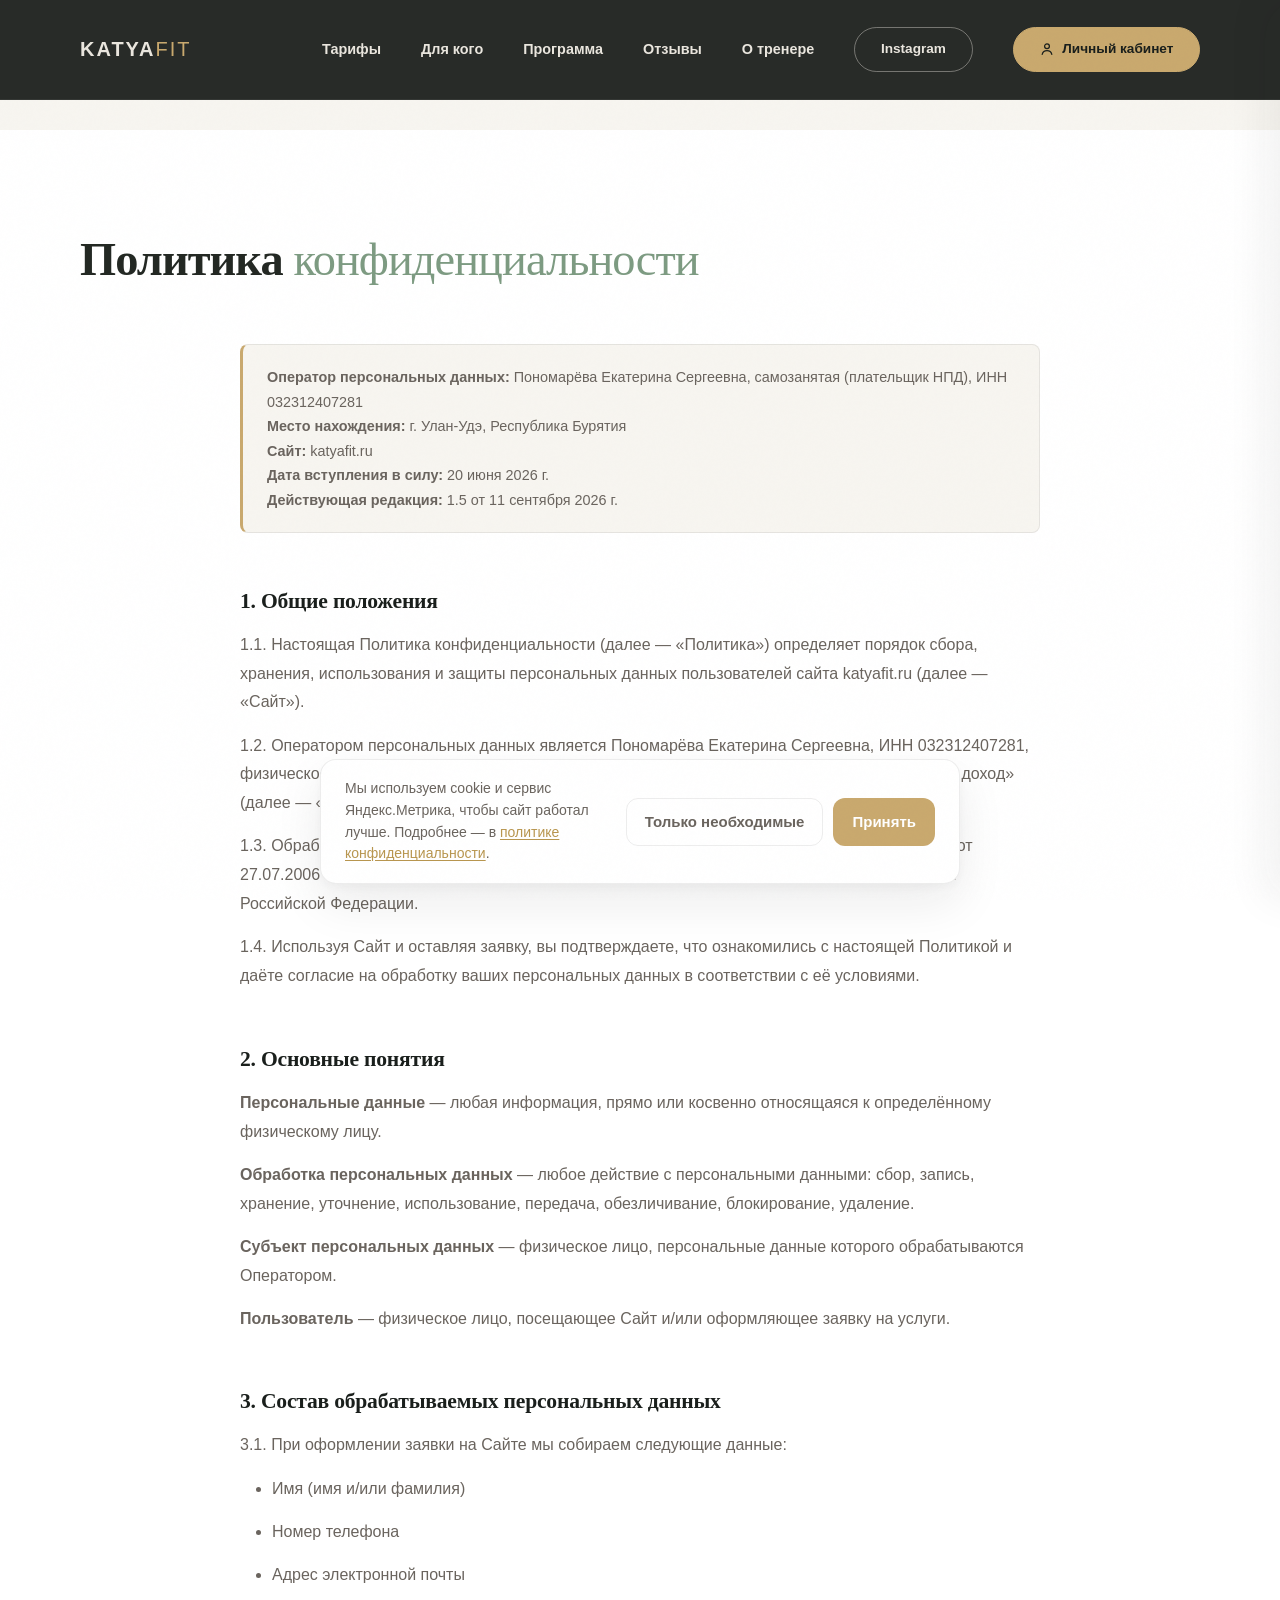
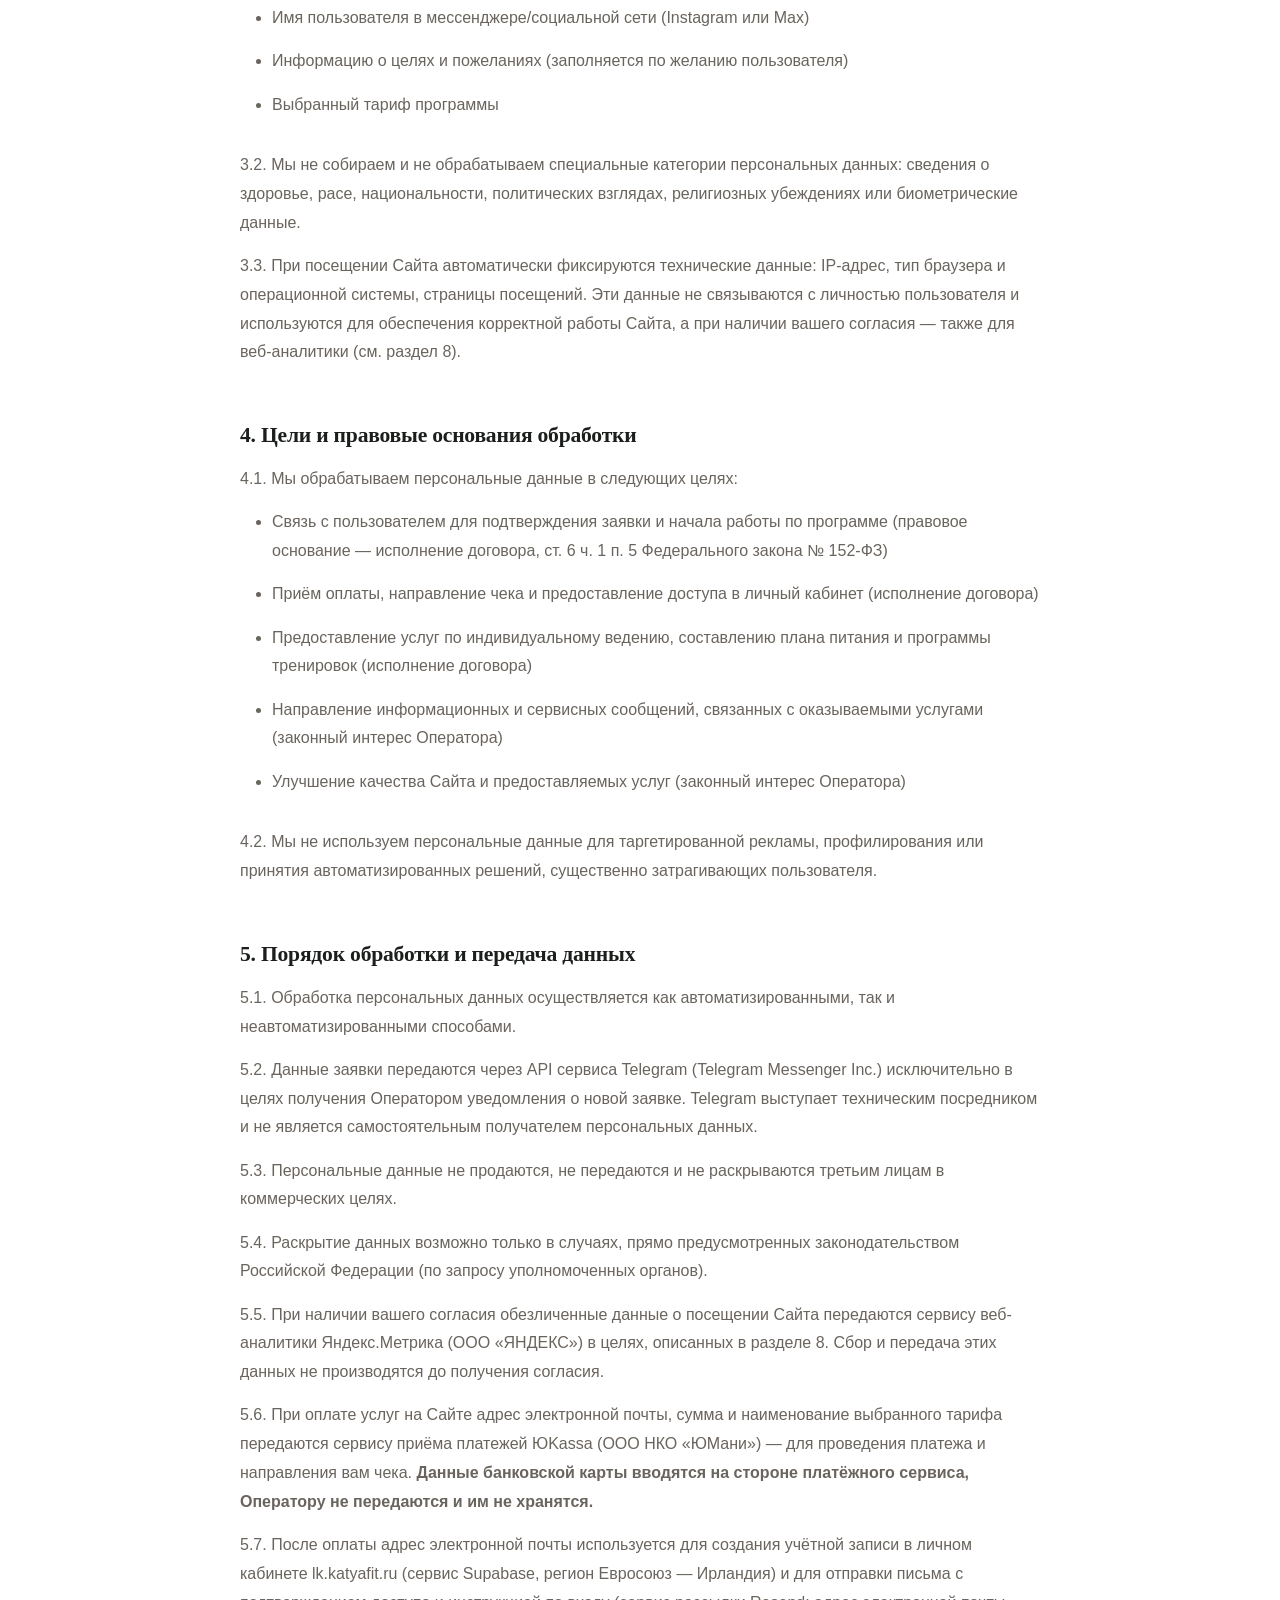
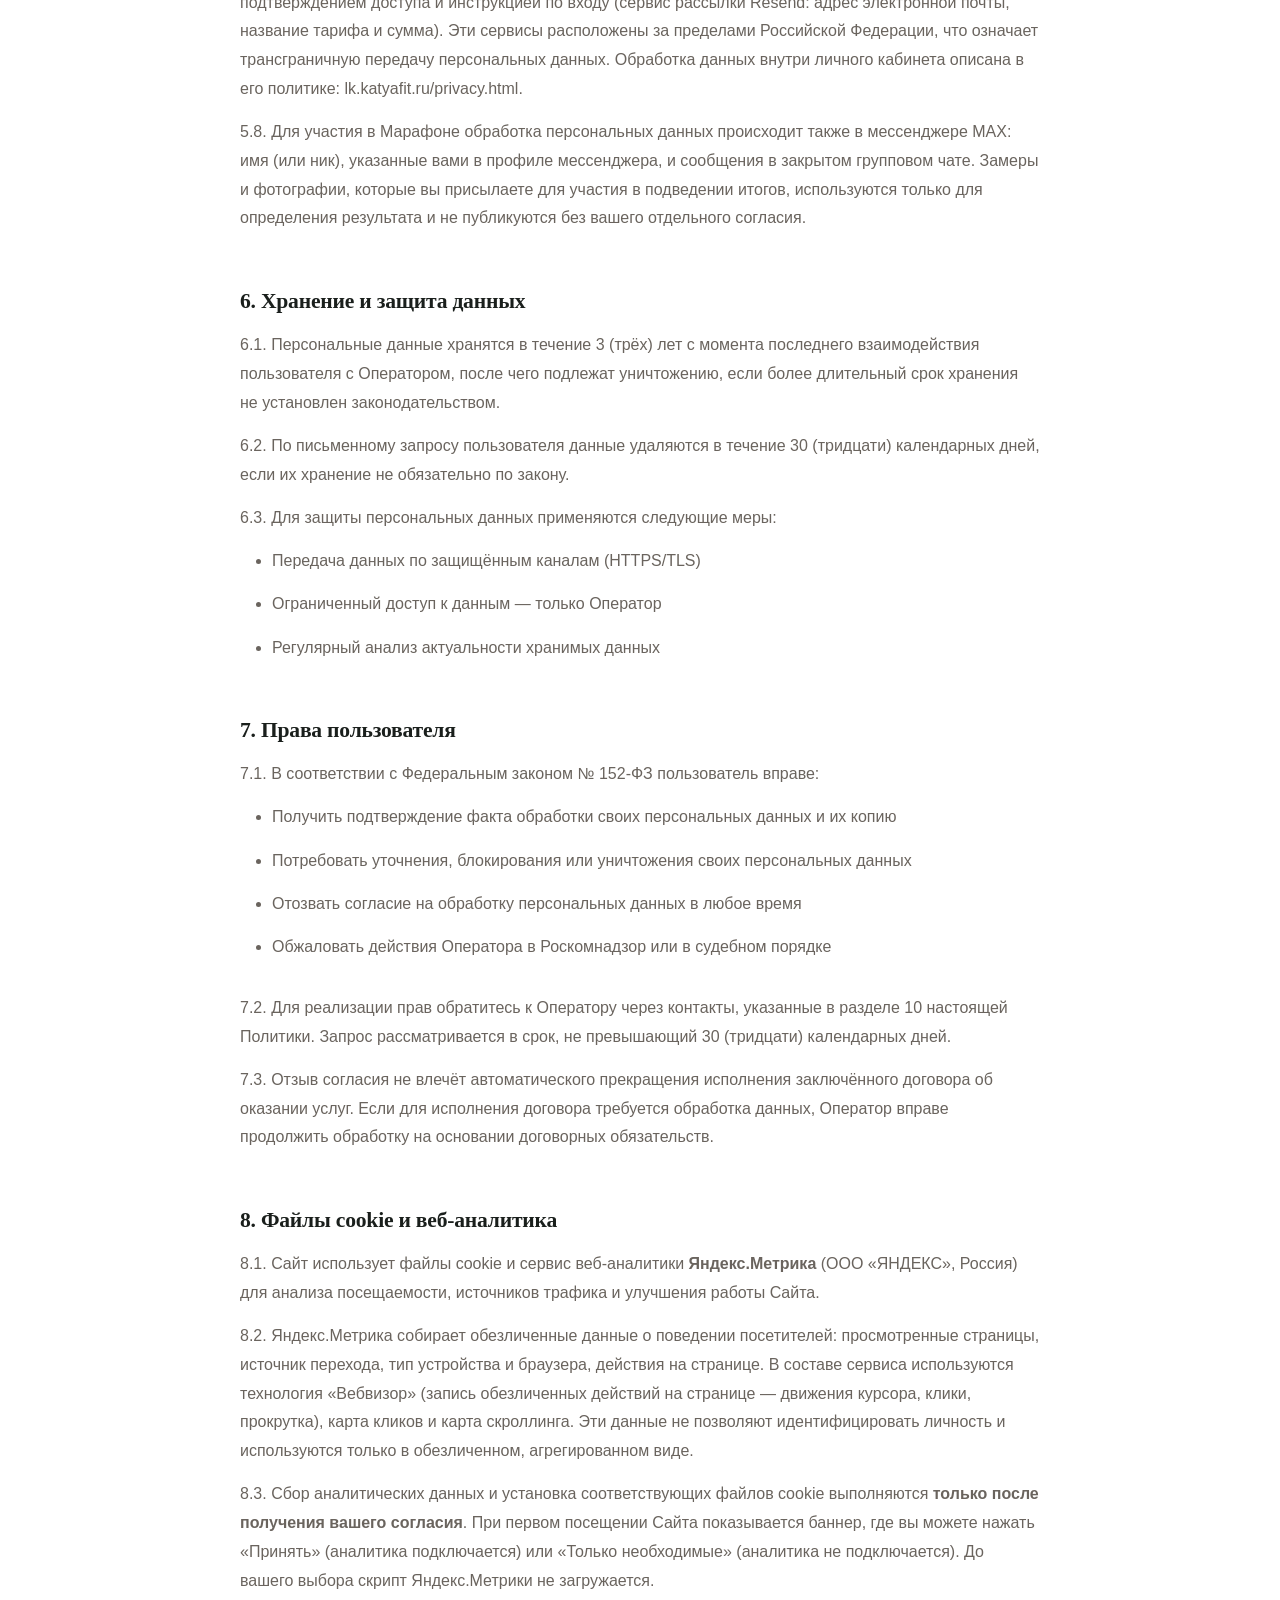
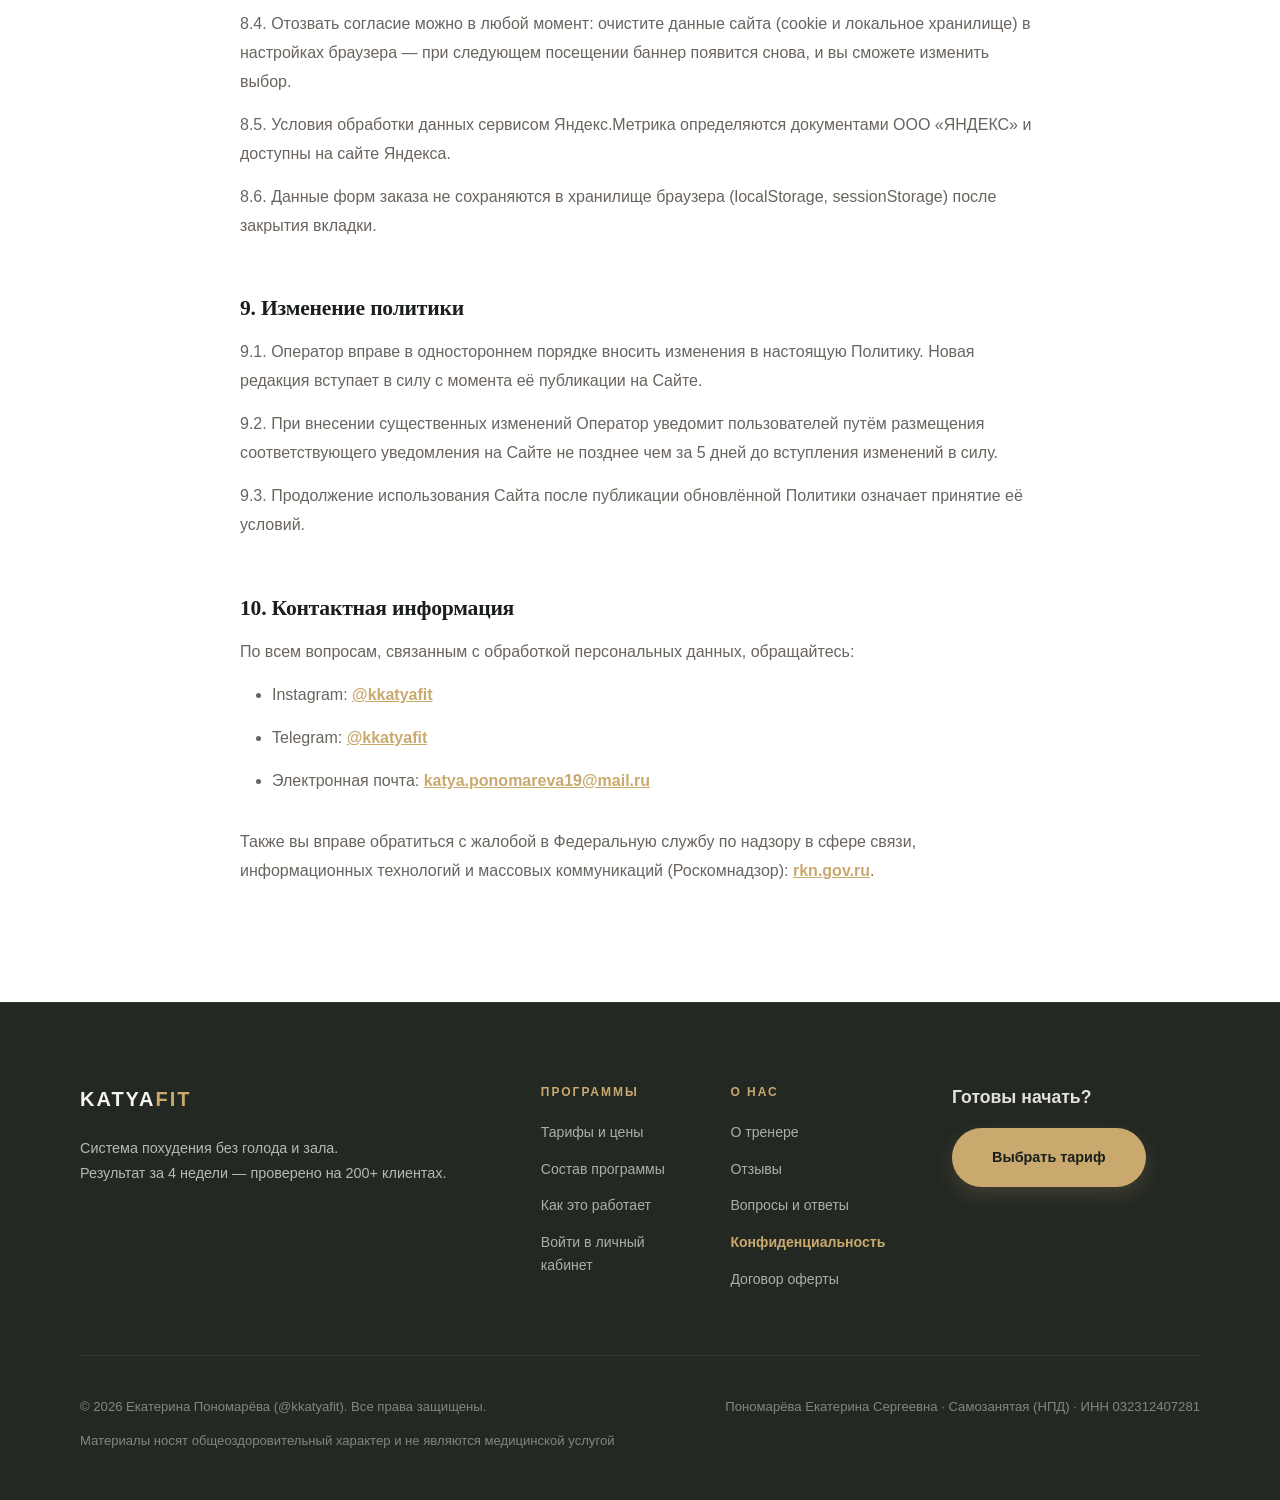
<file: privacy.html>
<!DOCTYPE html>
<html lang="ru">
<head>
    <meta charset="UTF-8">
    <meta name="viewport" content="width=device-width, initial-scale=1.0, viewport-fit=cover">
    <!-- Анти-кликджекинг: X-Frame-Options пропал на GitHub Pages -> фрейм-бастер (frame-ancestors в <meta> игнорируется). -->
    <script src="js/frame-buster.js?v=4.0.41"></script>
    <title>Политика конфиденциальности | KatyaFit</title>
    <meta name="description" content="Политика конфиденциальности и обработки персональных данных KatyaFit — Екатерина Пономарёва (@kkatyafit).">
    <meta name="robots" content="noindex, nofollow">
    <link rel="preconnect" href="https://fonts.googleapis.com">
    <link rel="preconnect" href="https://fonts.gstatic.com" crossorigin>
    <link href="https://fonts.googleapis.com/css2?family=Cormorant+Garamond:wght@400;500;600;700&family=Inter:wght@300;400;500;600;700&family=Plus+Jakarta+Sans:wght@500;600;700;800&display=swap" rel="stylesheet">
    <link rel="stylesheet" href="css/base.css?v=4.0.41">
    <link rel="stylesheet" href="css/home.css?v=4.0.41">
    <link rel="stylesheet" href="css/sections.css?v=4.0.41">
    <link rel="stylesheet" href="css/forms.css?v=4.0.41">
    <link rel="stylesheet" href="css/footer.css?v=4.0.41">
    <link rel="stylesheet" href="css/widgets.css?v=4.0.41">
    <link rel="stylesheet" href="css/trainer.css?v=4.0.41">
    <link rel="stylesheet" href="css/trainer-experience.css?v=4.0.41">
    <link rel="icon" href="favicon.svg?v=4.0.41" type="image/svg+xml">
    <link rel="icon" href="favicon.png?v=4.0.41" type="image/png">
    <link rel="apple-touch-icon" href="apple-touch-icon.png?v=4.0.41">
    <meta name="theme-color" content="#1a1f1c">
    <meta http-equiv="Content-Security-Policy" content="default-src 'self'; script-src 'self' https://mc.yandex.ru; style-src 'self' https://fonts.googleapis.com 'unsafe-inline'; font-src https://fonts.gstatic.com; img-src 'self' data: https://mc.yandex.ru; connect-src 'self' https://api.telegram.org https://mc.yandex.ru https://*.ingest.de.sentry.io; frame-ancestors 'none';">

    <!-- Sentry: автосбор JS-ошибок -> Telegram (проект landing, org katyafitru; тот же воркфлоу, что у кабинета) -->
    <script src="js/vendor/sentry.js?v=4.0.41"></script>
    <script src="js/sentry-init.js?v=4.0.41"></script>
    <meta http-equiv="X-Content-Type-Options" content="nosniff">
    <meta http-equiv="Referrer-Policy" content="strict-origin-when-cross-origin">
</head>
<body class="header-dark">

    <noscript>
        <div style="text-align:center; padding:2rem; background:#f9f7f4; color:#2a2c2b; font-family:sans-serif;">
            Для корректной работы сайта необходимо включить JavaScript в настройках браузера.
        </div>
    </noscript>

    <main class="main-subpage">
        <section class="section section-light" id="privacy-content">
            <div class="container">
                <h1 class="section-title">Политика <span>конфиденциальности</span></h1>

                <div class="privacy-body">
                    <div class="legal-meta">
                        <strong>Оператор персональных данных:</strong> Пономарёва Екатерина Сергеевна, самозанятая
                        (плательщик НПД), ИНН 032312407281<br>
                        <strong>Место нахождения:</strong> г. Улан-Удэ, Республика Бурятия<br>
                        <strong>Сайт:</strong> katyafit.ru<br>
                        <strong>Дата вступления в силу:</strong> 20 июня 2026 г.<br>
                        <strong>Действующая редакция:</strong> 1.5 от 11 сентября 2026 г.
                    </div>

                    <h2>1. Общие положения</h2>
                    <p>1.1. Настоящая Политика конфиденциальности (далее — «Политика») определяет порядок сбора, хранения, использования и защиты персональных данных пользователей сайта katyafit.ru (далее — «Сайт»).</p>
                    <p>1.2. Оператором персональных данных является Пономарёва Екатерина Сергеевна, ИНН 032312407281, физическое лицо, применяющее специальный налоговый режим «Налог на профессиональный доход» (далее — «Оператор», «мы»).</p>
                    <p>1.3. Обработка персональных данных осуществляется в соответствии с Федеральным законом от 27.07.2006 № 152-ФЗ «О персональных данных» и иными применимыми нормативными актами Российской Федерации.</p>
                    <p>1.4. Используя Сайт и оставляя заявку, вы подтверждаете, что ознакомились с настоящей Политикой и даёте согласие на обработку ваших персональных данных в соответствии с её условиями.</p>

                    <h2>2. Основные понятия</h2>
                    <p><strong>Персональные данные</strong> — любая информация, прямо или косвенно относящаяся к определённому физическому лицу.</p>
                    <p><strong>Обработка персональных данных</strong> — любое действие с персональными данными: сбор, запись, хранение, уточнение, использование, передача, обезличивание, блокирование, удаление.</p>
                    <p><strong>Субъект персональных данных</strong> — физическое лицо, персональные данные которого обрабатываются Оператором.</p>
                    <p><strong>Пользователь</strong> — физическое лицо, посещающее Сайт и/или оформляющее заявку на услуги.</p>

                    <h2>3. Состав обрабатываемых персональных данных</h2>
                    <p>3.1. При оформлении заявки на Сайте мы собираем следующие данные:</p>
                    <ul>
                        <li>Имя (имя и/или фамилия)</li>
                        <li>Номер телефона</li>
                        <li>Адрес электронной почты</li>
                        <li>Имя пользователя в мессенджере/социальной сети (Instagram или Max)</li>
                        <li>Информацию о целях и пожеланиях (заполняется по желанию пользователя)</li>
                        <li>Выбранный тариф программы</li>
                    </ul>
                    <p>3.2. Мы не собираем и не обрабатываем специальные категории персональных данных: сведения о здоровье, расе, национальности, политических взглядах, религиозных убеждениях или биометрические данные.</p>
                    <p>3.3. При посещении Сайта автоматически фиксируются технические данные: IP-адрес, тип браузера и операционной системы, страницы посещений. Эти данные не связываются с личностью пользователя и используются для обеспечения корректной работы Сайта, а при наличии вашего согласия — также для веб-аналитики (см. раздел 8).</p>

                    <h2>4. Цели и правовые основания обработки</h2>
                    <p>4.1. Мы обрабатываем персональные данные в следующих целях:</p>
                    <ul>
                        <li>Связь с пользователем для подтверждения заявки и начала работы по программе (правовое основание — исполнение договора, ст. 6 ч. 1 п. 5 Федерального закона № 152-ФЗ)</li>
                        <li>Приём оплаты, направление чека и предоставление доступа в личный кабинет (исполнение договора)</li>
                        <li>Предоставление услуг по индивидуальному ведению, составлению плана питания и программы тренировок (исполнение договора)</li>
                        <li>Направление информационных и сервисных сообщений, связанных с оказываемыми услугами (законный интерес Оператора)</li>
                        <li>Улучшение качества Сайта и предоставляемых услуг (законный интерес Оператора)</li>
                    </ul>
                    <p>4.2. Мы не используем персональные данные для таргетированной рекламы, профилирования или принятия автоматизированных решений, существенно затрагивающих пользователя.</p>

                    <h2>5. Порядок обработки и передача данных</h2>
                    <p>5.1. Обработка персональных данных осуществляется как автоматизированными, так и неавтоматизированными способами.</p>
                    <p>5.2. Данные заявки передаются через API сервиса Telegram (Telegram Messenger Inc.) исключительно в целях получения Оператором уведомления о новой заявке. Telegram выступает техническим посредником и не является самостоятельным получателем персональных данных.</p>
                    <p>5.3. Персональные данные не продаются, не передаются и не раскрываются третьим лицам в коммерческих целях.</p>
                    <p>5.4. Раскрытие данных возможно только в случаях, прямо предусмотренных законодательством Российской Федерации (по запросу уполномоченных органов).</p>
                    <p>5.5. При наличии вашего согласия обезличенные данные о посещении Сайта передаются сервису веб-аналитики Яндекс.Метрика (ООО «ЯНДЕКС») в целях, описанных в разделе 8. Сбор и передача этих данных не производятся до получения согласия.</p>
                    <p>5.6. При оплате услуг на Сайте адрес электронной почты, сумма и наименование выбранного тарифа передаются сервису приёма платежей ЮKassa (ООО НКО «ЮМани») — для проведения платежа и направления вам чека. <strong>Данные банковской карты вводятся на стороне платёжного сервиса, Оператору не передаются и им не хранятся.</strong></p>
                    <p>5.7. После оплаты адрес электронной почты используется для создания учётной записи в личном кабинете lk.katyafit.ru (сервис Supabase, регион Евросоюз — Ирландия) и для отправки письма с подтверждением доступа и инструкцией по входу (сервис рассылки Resend: адрес электронной почты, название тарифа и сумма). Эти сервисы расположены за пределами Российской Федерации, что означает трансграничную передачу персональных данных. Обработка данных внутри личного кабинета описана в его политике: lk.katyafit.ru/privacy.html.</p>
                    <p>5.8. Для участия в Марафоне обработка персональных данных происходит также в мессенджере MAX: имя (или ник), указанные вами в профиле мессенджера, и сообщения в закрытом групповом чате. Замеры и фотографии, которые вы присылаете для участия в подведении итогов, используются только для определения результата и не публикуются без вашего отдельного согласия.</p>

                    <h2>6. Хранение и защита данных</h2>
                    <p>6.1. Персональные данные хранятся в течение 3 (трёх) лет с момента последнего взаимодействия пользователя с Оператором, после чего подлежат уничтожению, если более длительный срок хранения не установлен законодательством.</p>
                    <p>6.2. По письменному запросу пользователя данные удаляются в течение 30 (тридцати) календарных дней, если их хранение не обязательно по закону.</p>
                    <p>6.3. Для защиты персональных данных применяются следующие меры:</p>
                    <ul>
                        <li>Передача данных по защищённым каналам (HTTPS/TLS)</li>
                        <li>Ограниченный доступ к данным — только Оператор</li>
                        <li>Регулярный анализ актуальности хранимых данных</li>
                    </ul>

                    <h2>7. Права пользователя</h2>
                    <p>7.1. В соответствии с Федеральным законом № 152-ФЗ пользователь вправе:</p>
                    <ul>
                        <li>Получить подтверждение факта обработки своих персональных данных и их копию</li>
                        <li>Потребовать уточнения, блокирования или уничтожения своих персональных данных</li>
                        <li>Отозвать согласие на обработку персональных данных в любое время</li>
                        <li>Обжаловать действия Оператора в Роскомнадзор или в судебном порядке</li>
                    </ul>
                    <p>7.2. Для реализации прав обратитесь к Оператору через контакты, указанные в разделе 10 настоящей Политики. Запрос рассматривается в срок, не превышающий 30 (тридцати) календарных дней.</p>
                    <p>7.3. Отзыв согласия не влечёт автоматического прекращения исполнения заключённого договора об оказании услуг. Если для исполнения договора требуется обработка данных, Оператор вправе продолжить обработку на основании договорных обязательств.</p>

                    <h2>8. Файлы cookie и веб-аналитика</h2>
                    <p>8.1. Сайт использует файлы cookie и сервис веб-аналитики <strong>Яндекс.Метрика</strong> (ООО «ЯНДЕКС», Россия) для анализа посещаемости, источников трафика и улучшения работы Сайта.</p>
                    <p>8.2. Яндекс.Метрика собирает обезличенные данные о поведении посетителей: просмотренные страницы, источник перехода, тип устройства и браузера, действия на странице. В составе сервиса используются технология «Вебвизор» (запись обезличенных действий на странице — движения курсора, клики, прокрутка), карта кликов и карта скроллинга. Эти данные не позволяют идентифицировать личность и используются только в обезличенном, агрегированном виде.</p>
                    <p>8.3. Сбор аналитических данных и установка соответствующих файлов cookie выполняются <strong>только после получения вашего согласия</strong>. При первом посещении Сайта показывается баннер, где вы можете нажать «Принять» (аналитика подключается) или «Только необходимые» (аналитика не подключается). До вашего выбора скрипт Яндекс.Метрики не загружается.</p>
                    <p>8.4. Отозвать согласие можно в любой момент: очистите данные сайта (cookie и локальное хранилище) в настройках браузера — при следующем посещении баннер появится снова, и вы сможете изменить выбор.</p>
                    <p>8.5. Условия обработки данных сервисом Яндекс.Метрика определяются документами ООО «ЯНДЕКС» и доступны на сайте Яндекса.</p>
                    <p>8.6. Данные форм заказа не сохраняются в хранилище браузера (localStorage, sessionStorage) после закрытия вкладки.</p>

                    <h2>9. Изменение политики</h2>
                    <p>9.1. Оператор вправе в одностороннем порядке вносить изменения в настоящую Политику. Новая редакция вступает в силу с момента её публикации на Сайте.</p>
                    <p>9.2. При внесении существенных изменений Оператор уведомит пользователей путём размещения соответствующего уведомления на Сайте не позднее чем за 5 дней до вступления изменений в силу.</p>
                    <p>9.3. Продолжение использования Сайта после публикации обновлённой Политики означает принятие её условий.</p>

                    <h2>10. Контактная информация</h2>
                    <p>По всем вопросам, связанным с обработкой персональных данных, обращайтесь:</p>
                    <ul>
                        <li>Instagram: <a href="https://www.instagram.com/kkatyafit" target="_blank" rel="noopener noreferrer">@kkatyafit</a></li>
                        <li>Telegram: <a href="https://t.me/kkatyafit" target="_blank" rel="noopener noreferrer">@kkatyafit</a></li>
                        <li>Электронная почта: <a href="mailto:katya.ponomareva19@mail.ru">katya.ponomareva19@mail.ru</a></li>
                    </ul>
                    <p>Также вы вправе обратиться с жалобой в Федеральную службу по надзору в сфере связи, информационных технологий и массовых коммуникаций (Роскомнадзор): <a href="https://rkn.gov.ru" target="_blank" rel="noopener noreferrer">rkn.gov.ru</a>.</p>
                </div>
            </div>
        </section>
    </main>

    <script src="js/components.js?v=4.0.41" defer></script>
    <script src="js/main.js?v=4.0.41" defer></script>
</body>
</html>
</file>
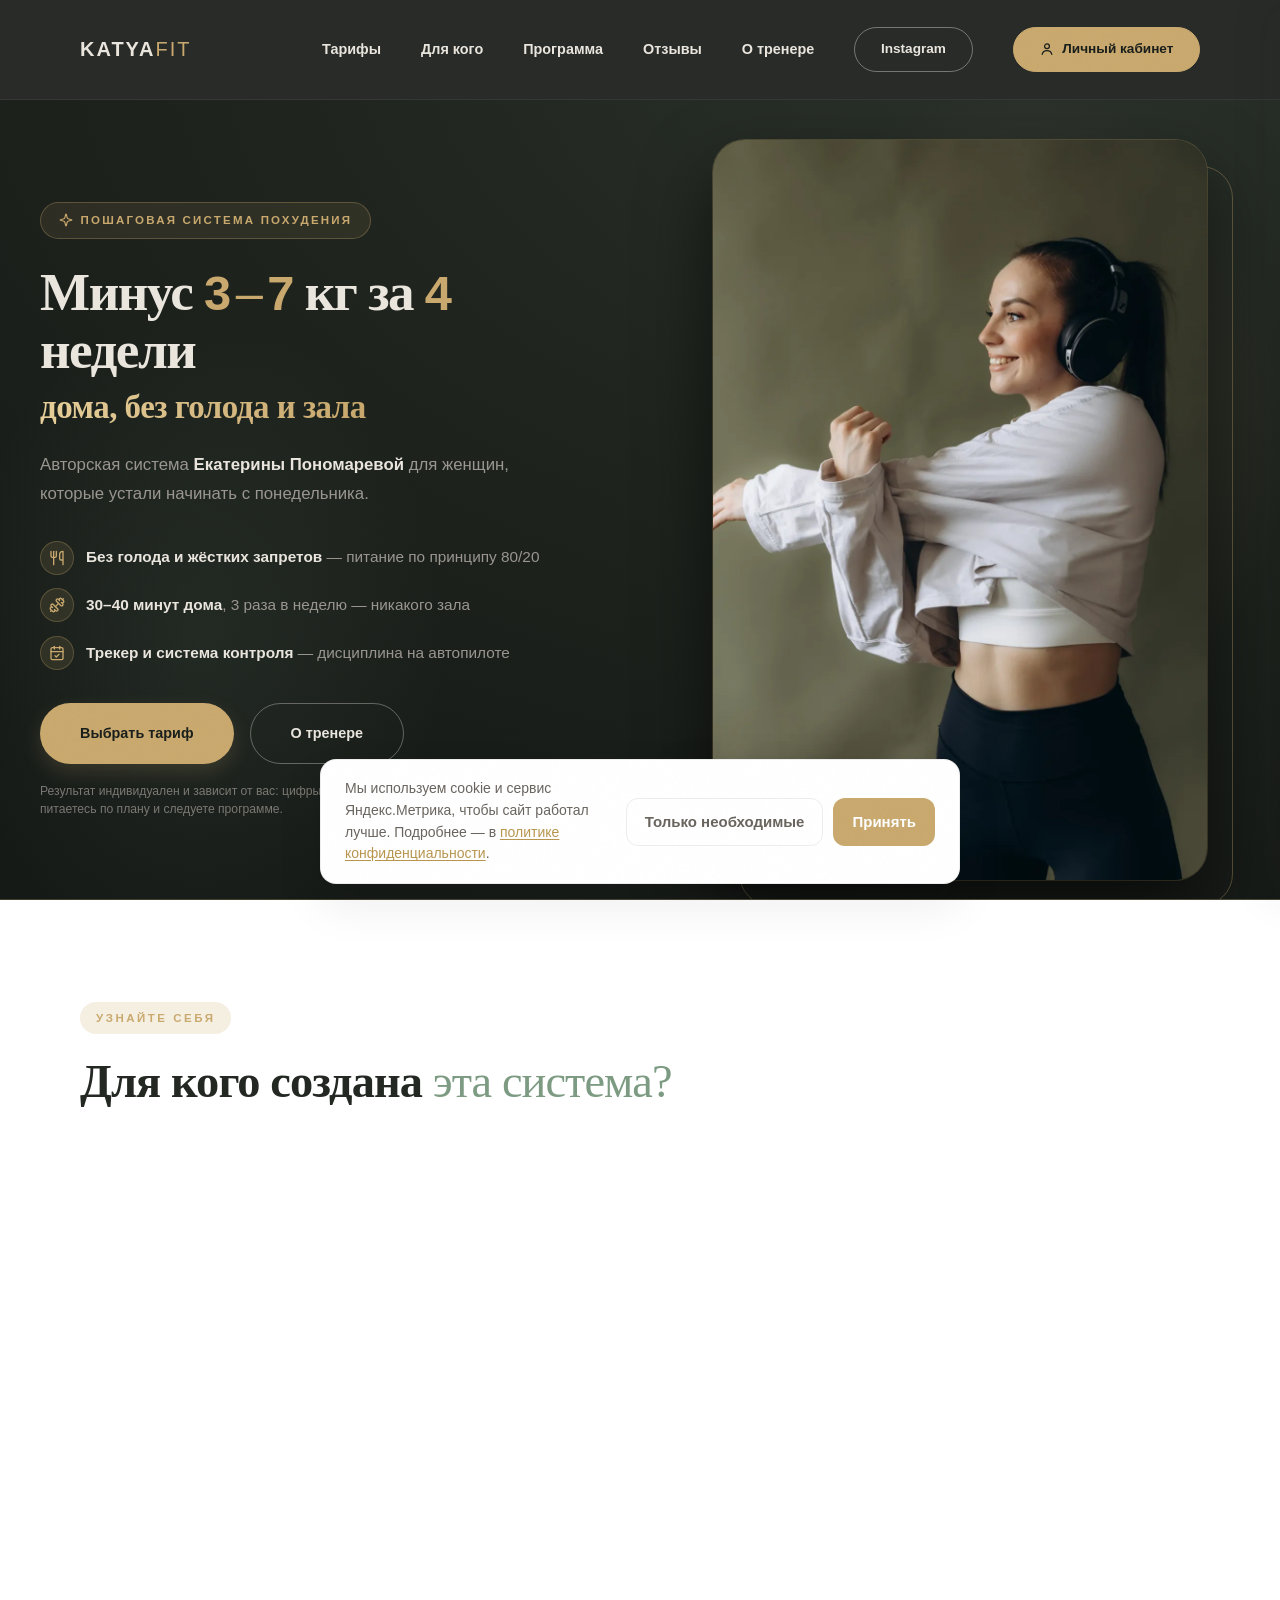
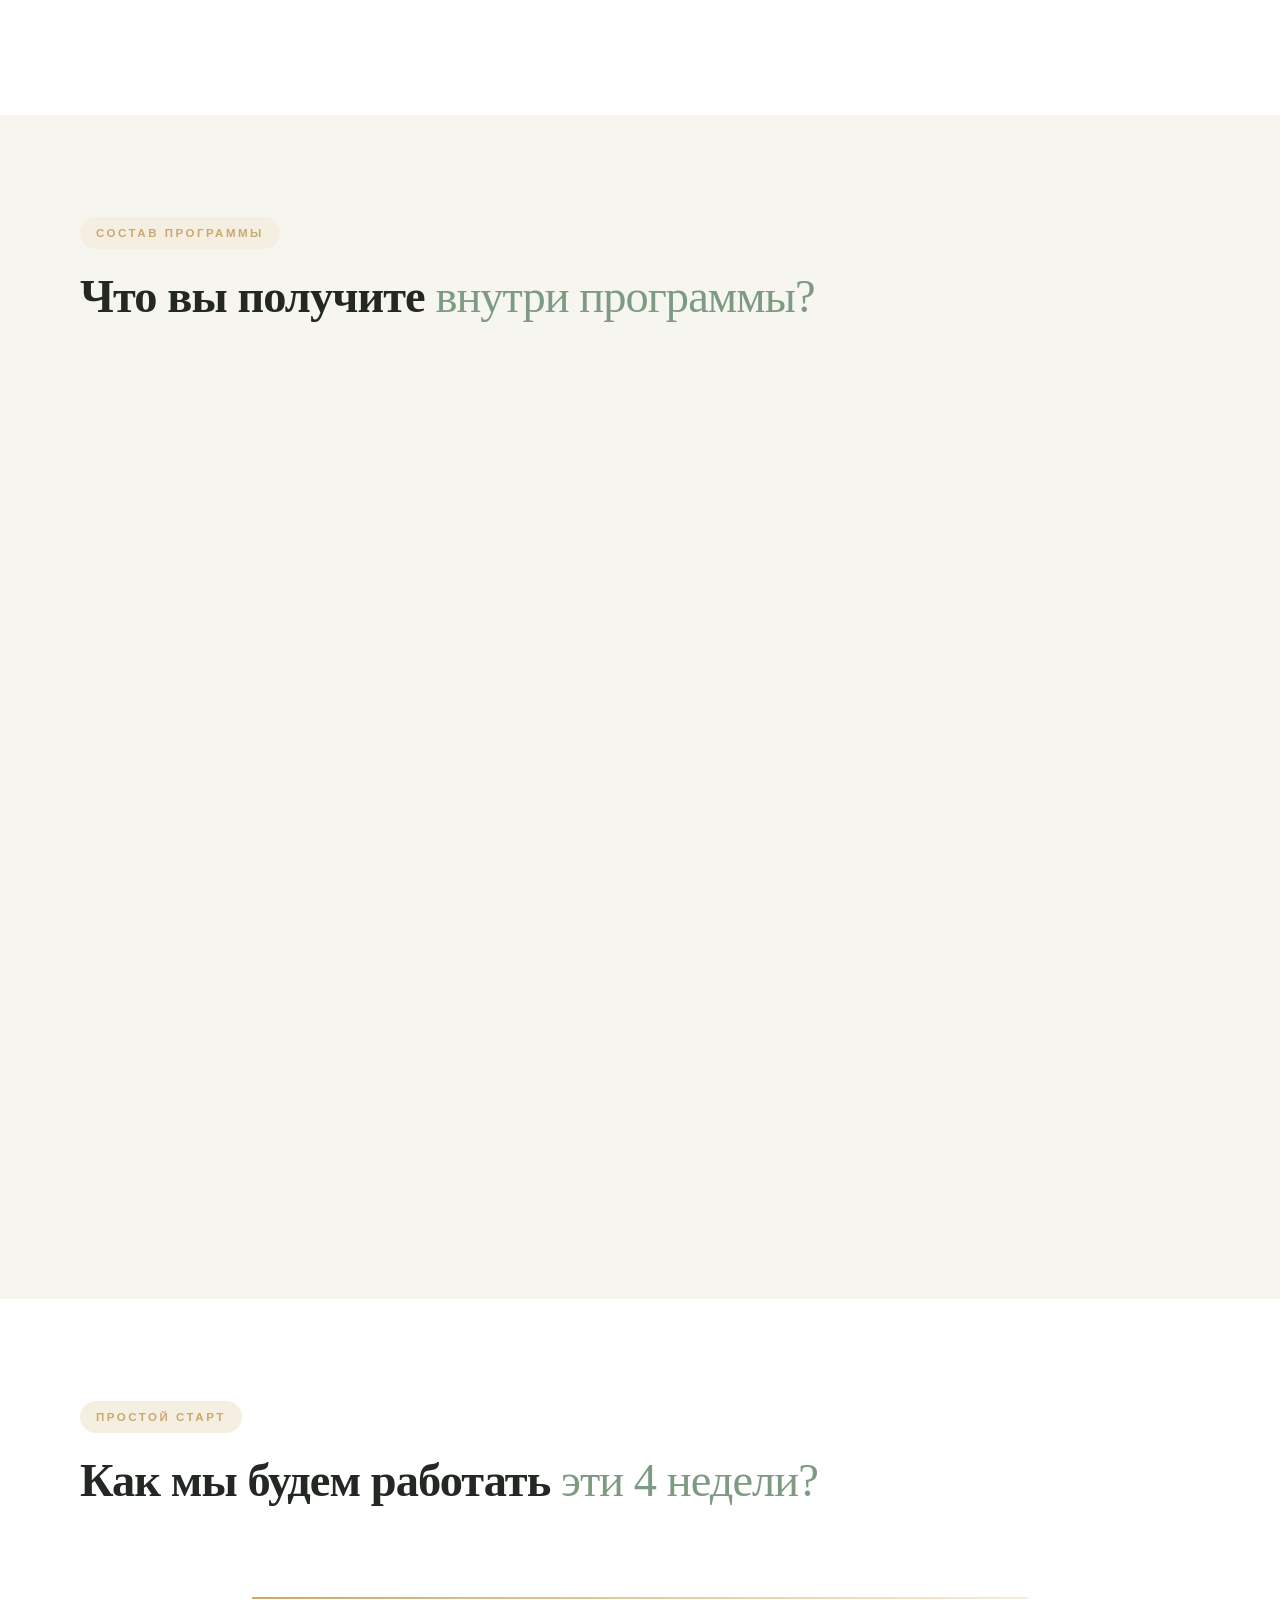
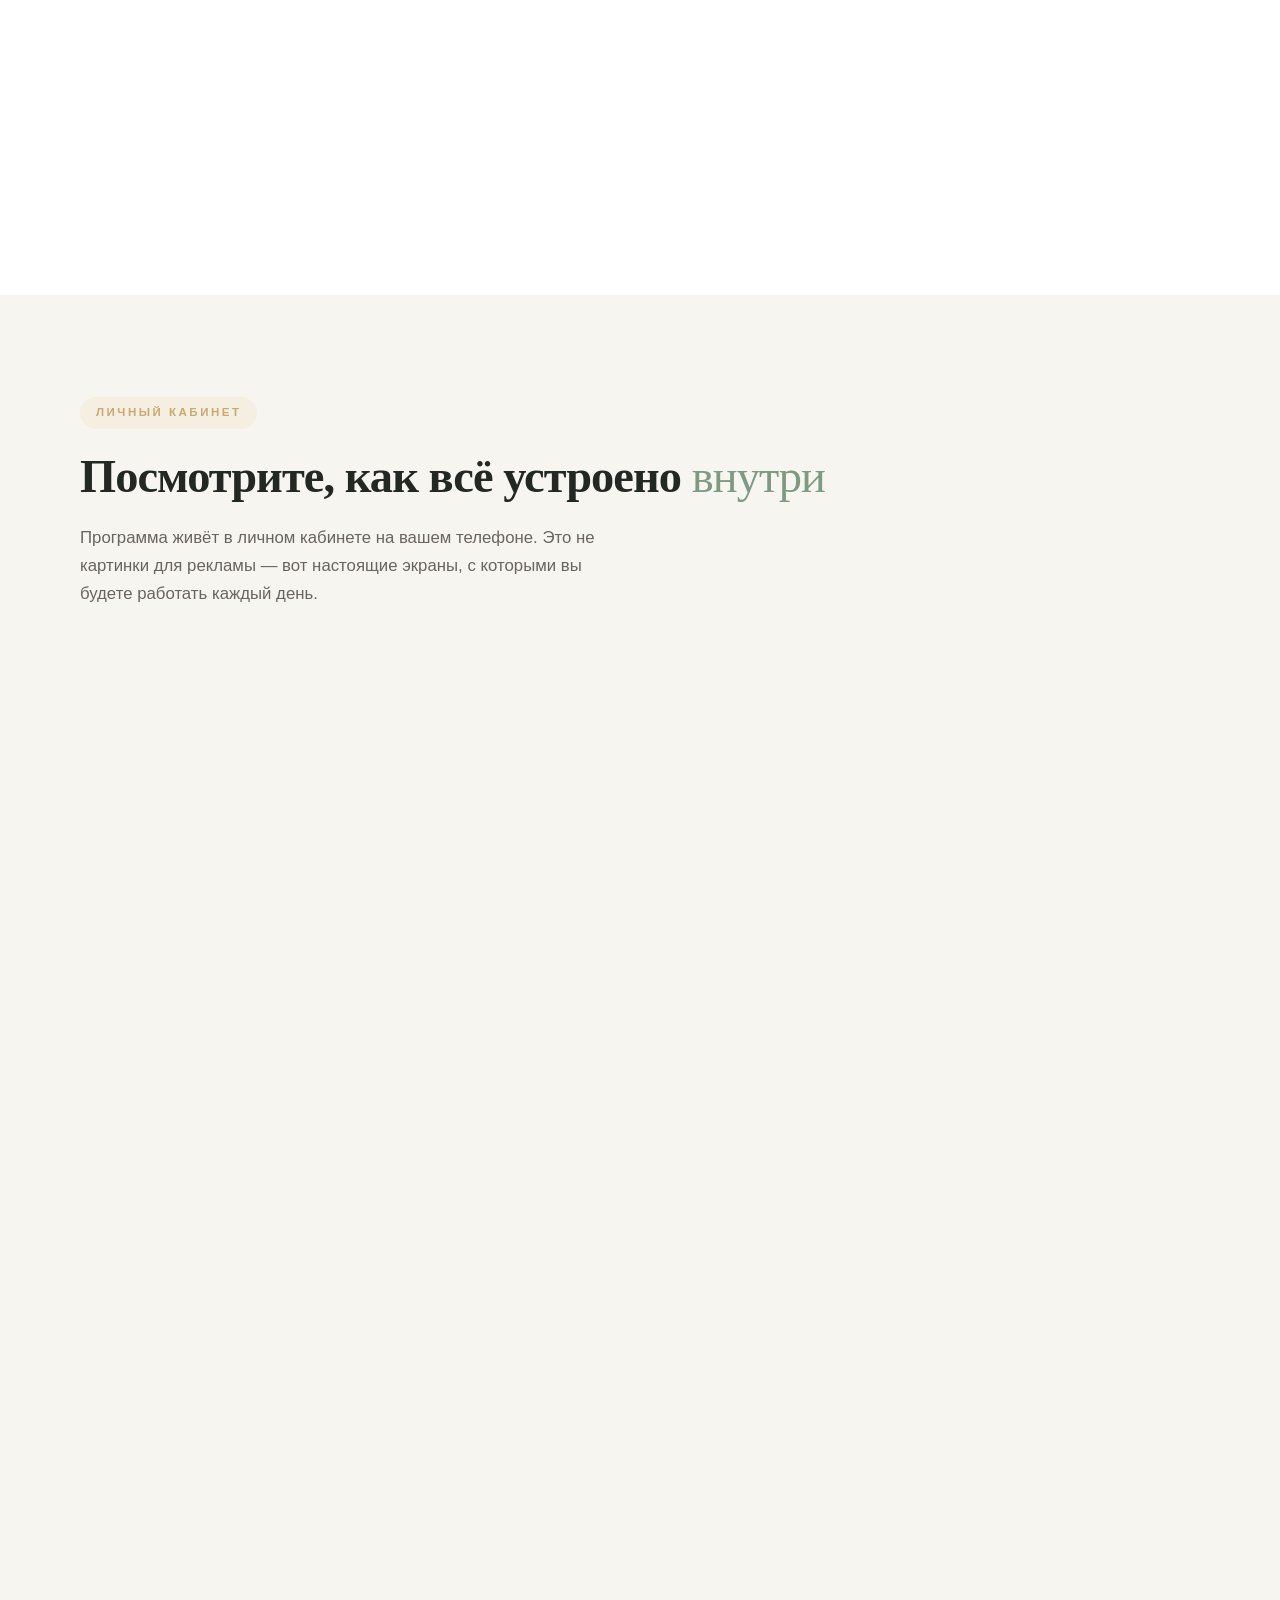
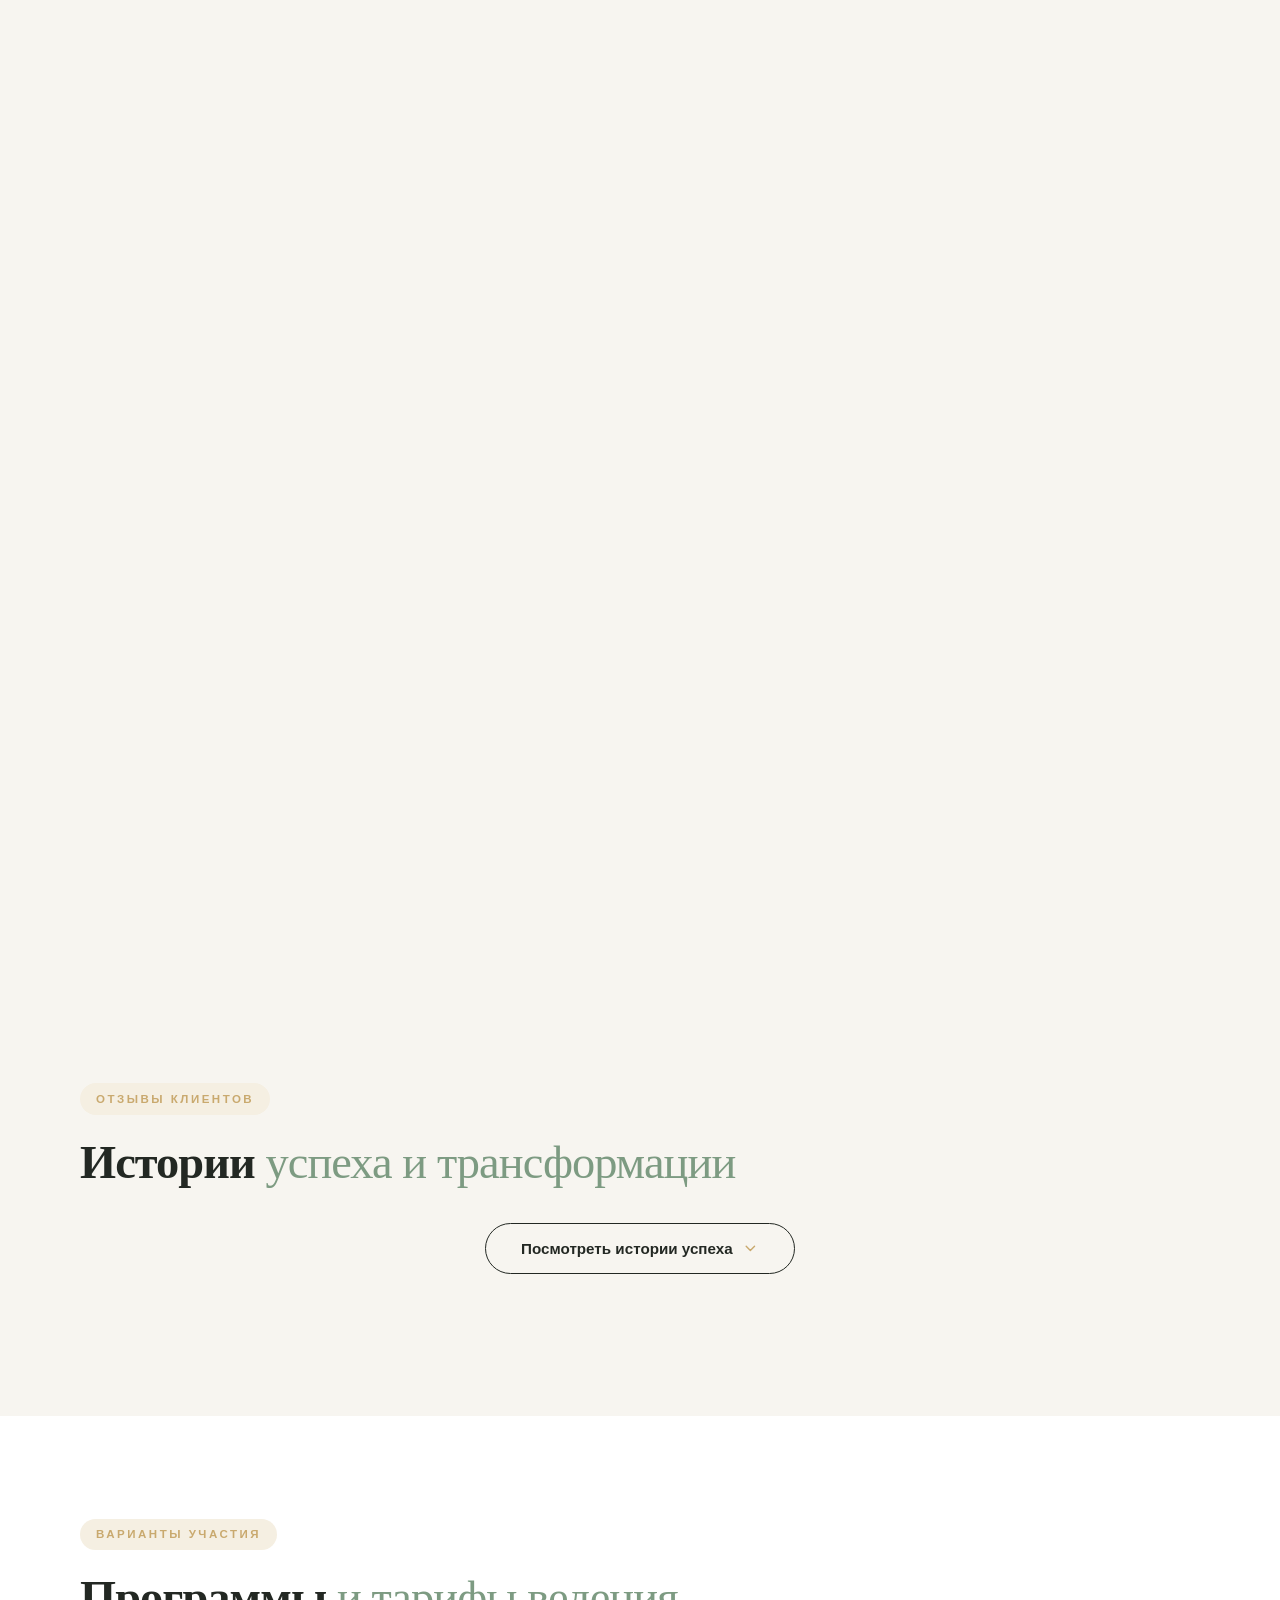
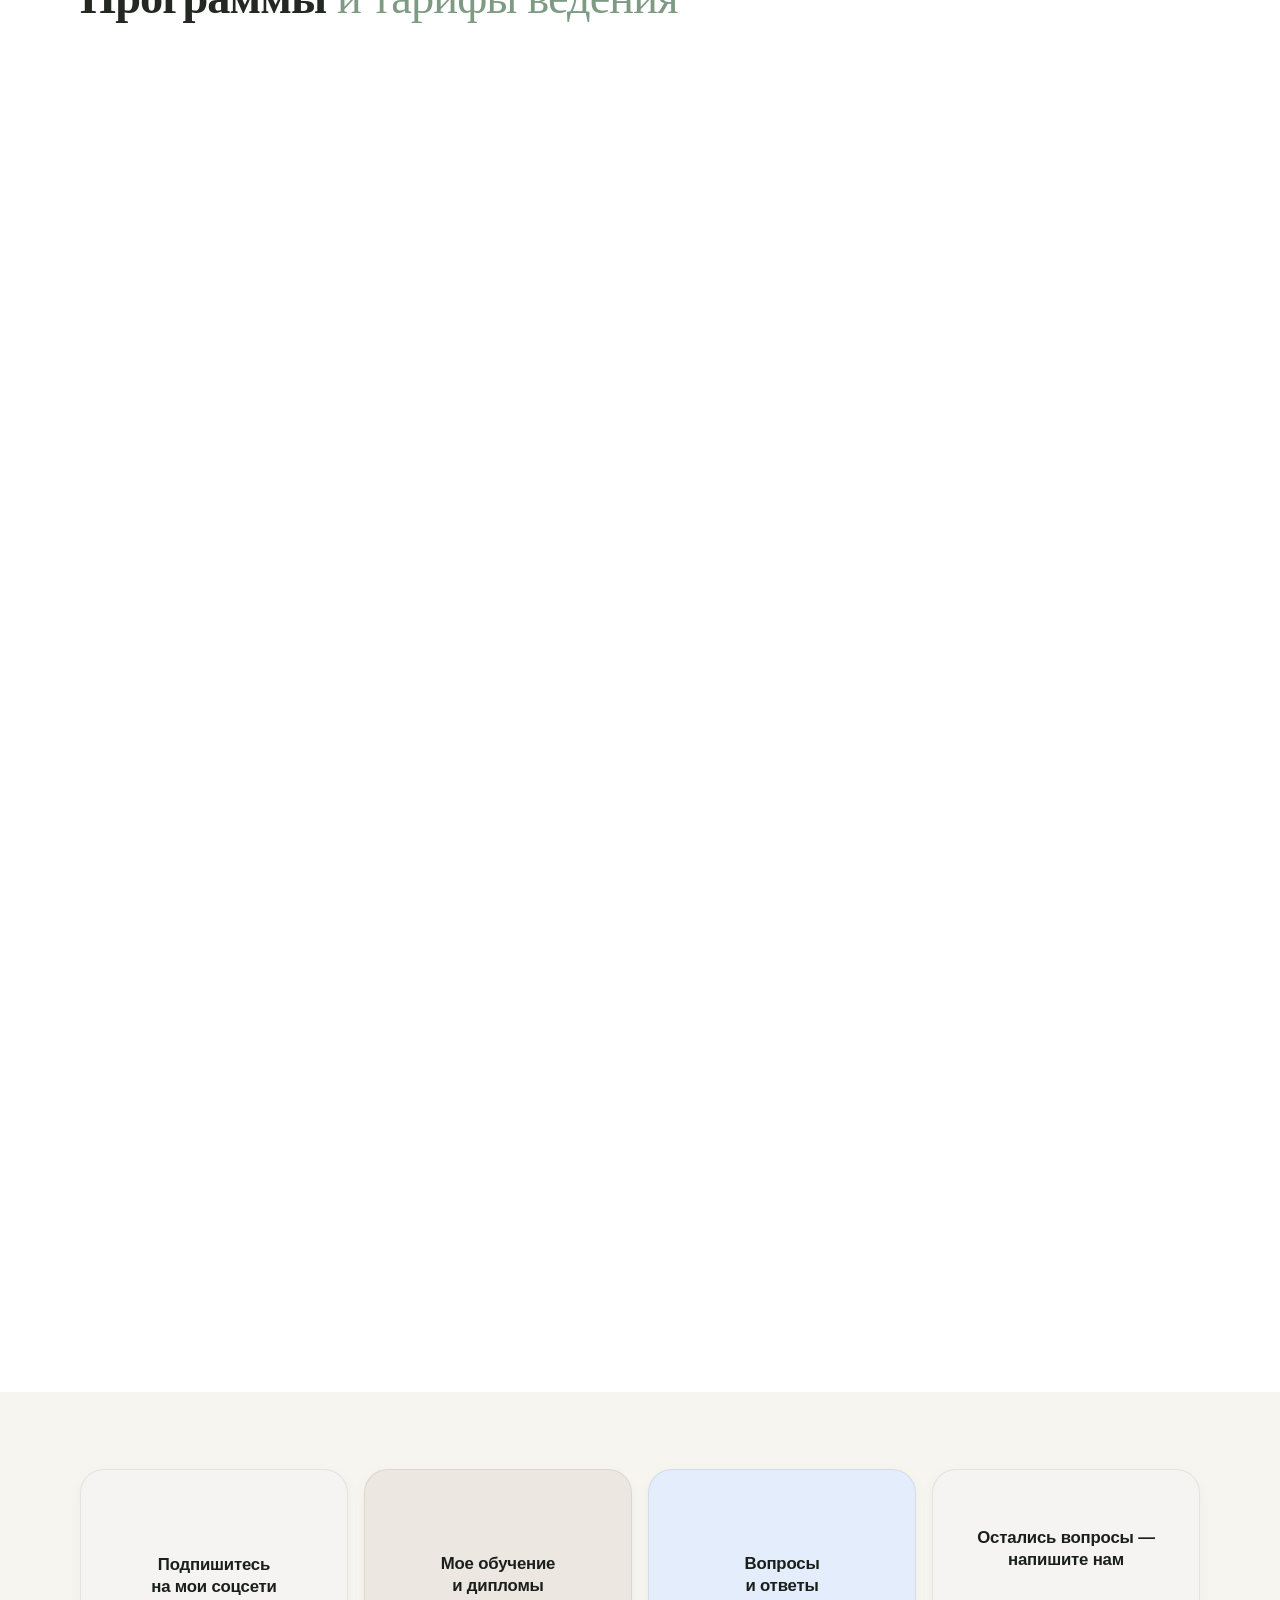
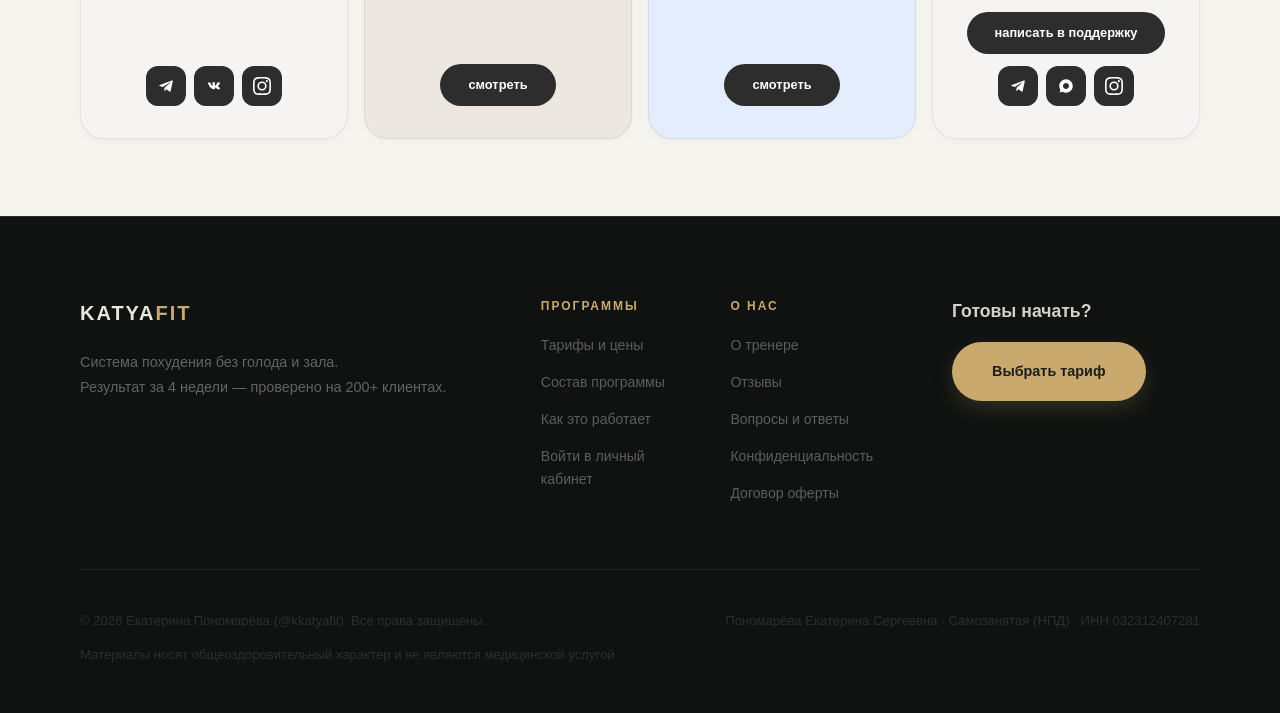
<file: product.html>
<!DOCTYPE html>
<html lang="ru">
<head>
    <meta charset="UTF-8">
    <meta name="viewport" content="width=device-width, initial-scale=1.0, viewport-fit=cover">
    <title>Тарифы сопровождения | KatyaFit</title>
    <!-- Страница-редирект: контент тарифов живёт на главной (#rates).
         Дубль контента удалён, страница закрыта от индексации. -->
    <meta http-equiv="refresh" content="0; url=index.html#rates">
    <meta name="robots" content="noindex, follow">
    <link rel="icon" href="favicon.svg?v=4.0.41" type="image/svg+xml">
    <link rel="icon" href="favicon.png?v=4.0.41" type="image/png">
    <link rel="apple-touch-icon" href="apple-touch-icon.png?v=4.0.41">
    <meta name="theme-color" content="#1a1f1c">
    <meta http-equiv="Content-Security-Policy" content="default-src 'self'; script-src 'none'; style-src 'unsafe-inline'; img-src 'self'; frame-ancestors 'none';">
    <meta http-equiv="X-Content-Type-Options" content="nosniff">
    <meta http-equiv="Referrer-Policy" content="strict-origin-when-cross-origin">
    <style>
        body {
            margin: 0;
            min-height: 100vh;
            display: flex;
            align-items: center;
            justify-content: center;
            background: #f7f5f0;
            color: #1a1f1c;
            font-family: 'Inter', -apple-system, BlinkMacSystemFont, "Segoe UI", Roboto, sans-serif;
            text-align: center;
            padding: 2rem;
            box-sizing: border-box;
        }
        a { color: #b8964f; font-weight: 600; }
    </style>
</head>
<body>
    <p>Перенаправляем на тарифы…<br>
       Если переход не произошёл автоматически, <a href="index.html#rates">нажмите сюда</a>.</p>
</body>
</html>
</file>
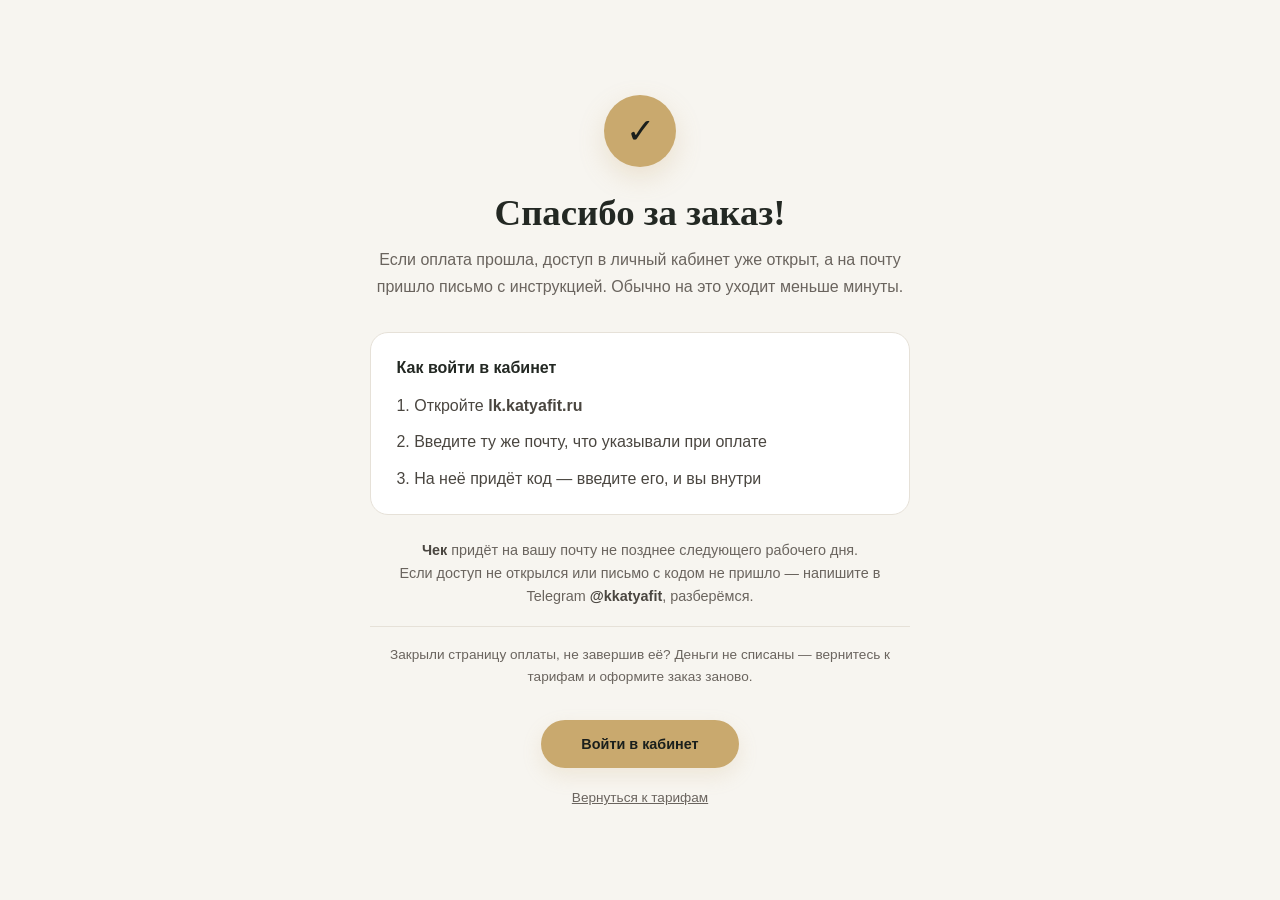
<file: spasibo.html>
<!DOCTYPE html>
<html lang="ru">
<head>
    <meta charset="UTF-8">
    <meta name="viewport" content="width=device-width, initial-scale=1.0, viewport-fit=cover">
    <title>Спасибо за заказ | KatyaFit</title>
    <meta name="robots" content="noindex, follow">
    <link rel="icon" href="favicon.svg?v=4.0.41" type="image/svg+xml">
    <link rel="icon" href="favicon.png?v=4.0.41" type="image/png">
    <link rel="apple-touch-icon" href="apple-touch-icon.png?v=4.0.41">
    <meta name="theme-color" content="#1a1f1c">
    <meta http-equiv="Content-Security-Policy" content="default-src 'self'; script-src 'none'; style-src 'unsafe-inline'; img-src 'self'; frame-ancestors 'none';">
    <meta http-equiv="X-Content-Type-Options" content="nosniff">
    <meta http-equiv="Referrer-Policy" content="strict-origin-when-cross-origin">
    <style>
        * { margin: 0; padding: 0; box-sizing: border-box; }
        body {
            min-height: 100vh;
            display: flex;
            align-items: center;
            justify-content: center;
            background: #f7f5f0;
            color: #1a1f1c;
            font-family: 'Inter', -apple-system, BlinkMacSystemFont, "Segoe UI", Roboto, sans-serif;
            padding: 2rem 1.5rem;
        }
        .box { max-width: 540px; width: 100%; text-align: center; }
        .mark {
            width: 72px; height: 72px;
            margin: 0 auto 1.5rem;
            border-radius: 50%;
            background: #c9a96e;
            display: flex; align-items: center; justify-content: center;
            font-size: 2.2rem; line-height: 1;
            color: #1a1f1c;
            box-shadow: 0 10px 26px rgba(201, 169, 110, 0.25);
        }
        h1 {
            font-family: 'Georgia', 'Times New Roman', serif;
            font-size: clamp(1.7rem, 6vw, 2.3rem);
            font-weight: 600;
            color: #232823;
            margin-bottom: 0.85rem;
        }
        .lead { color: #6a645e; line-height: 1.65; margin-bottom: 2rem; }
        .steps {
            text-align: left;
            background: #fff;
            border: 1px solid #e6e1d8;
            border-radius: 18px;
            padding: 1.6rem 1.6rem 1.4rem;
            margin-bottom: 1.5rem;
        }
        .steps h2 {
            font-size: 1rem;
            font-weight: 700;
            color: #232823;
            margin-bottom: 1rem;
        }
        .steps ol { margin: 0 0 0 1.1rem; padding: 0; }
        .steps li { color: #4a4640; line-height: 1.6; margin-bottom: 0.7rem; }
        .steps li:last-child { margin-bottom: 0; }
        .note {
            color: #6a645e;
            font-size: 0.9rem;
            line-height: 1.6;
            margin-bottom: 1.1rem;
        }
        .note strong { color: #4a4640; }
        /* Страница «спасибо» открывается у всех, кого ЮKassa вернула на сайт, —
           в том числе у тех, кто закрыл оплату, не завершив её. */
        .unpaid {
            color: #6a645e;
            font-size: 0.85rem;
            line-height: 1.6;
            margin-bottom: 2rem;
            padding-top: 1.1rem;
            border-top: 1px solid #e6e1d8;
        }
        .btn {
            display: inline-block;
            padding: 1rem 2.5rem;
            background: #c9a96e;
            color: #1a1f1c;
            font-weight: 700;
            font-size: 0.9rem;
            border-radius: 50px;
            text-decoration: none;
            box-shadow: 0 8px 20px rgba(201, 169, 110, 0.18);
            transition: background 0.2s ease, transform 0.2s ease;
        }
        .btn:hover { background: #b8964f; transform: scale(1.03); }
        .back { display: block; margin-top: 1.4rem; color: #6a645e; font-size: 0.85rem; }
    </style>
</head>
<body>
    <div class="box">
        <div class="mark">&#10003;</div>
        <h1>Спасибо за заказ!</h1>
        <p class="lead">
            Если оплата прошла, доступ в личный кабинет уже открыт, а на почту
            пришло письмо с инструкцией. Обычно на это уходит меньше минуты.
        </p>

        <div class="steps">
            <h2>Как войти в кабинет</h2>
            <ol>
                <li>Откройте <strong>lk.katyafit.ru</strong></li>
                <li>Введите ту же почту, что указывали при оплате</li>
                <li>На неё придёт код — введите его, и вы внутри</li>
            </ol>
        </div>

<p class="note">
            <strong>Чек</strong> придёт на вашу почту не позднее следующего рабочего дня.<br>
            Если доступ не открылся или письмо с кодом не пришло — напишите
            в Telegram <strong>@kkatyafit</strong>, разберёмся.
        </p>

        <p class="unpaid">
            Закрыли страницу оплаты, не завершив её? Деньги не списаны —
            вернитесь к тарифам и оформите заказ заново.
        </p>

        <a href="https://lk.katyafit.ru" class="btn">Войти в кабинет</a>
        <a href="/#rates" class="back">Вернуться к тарифам</a>
    </div>
</body>
</html>
</file>
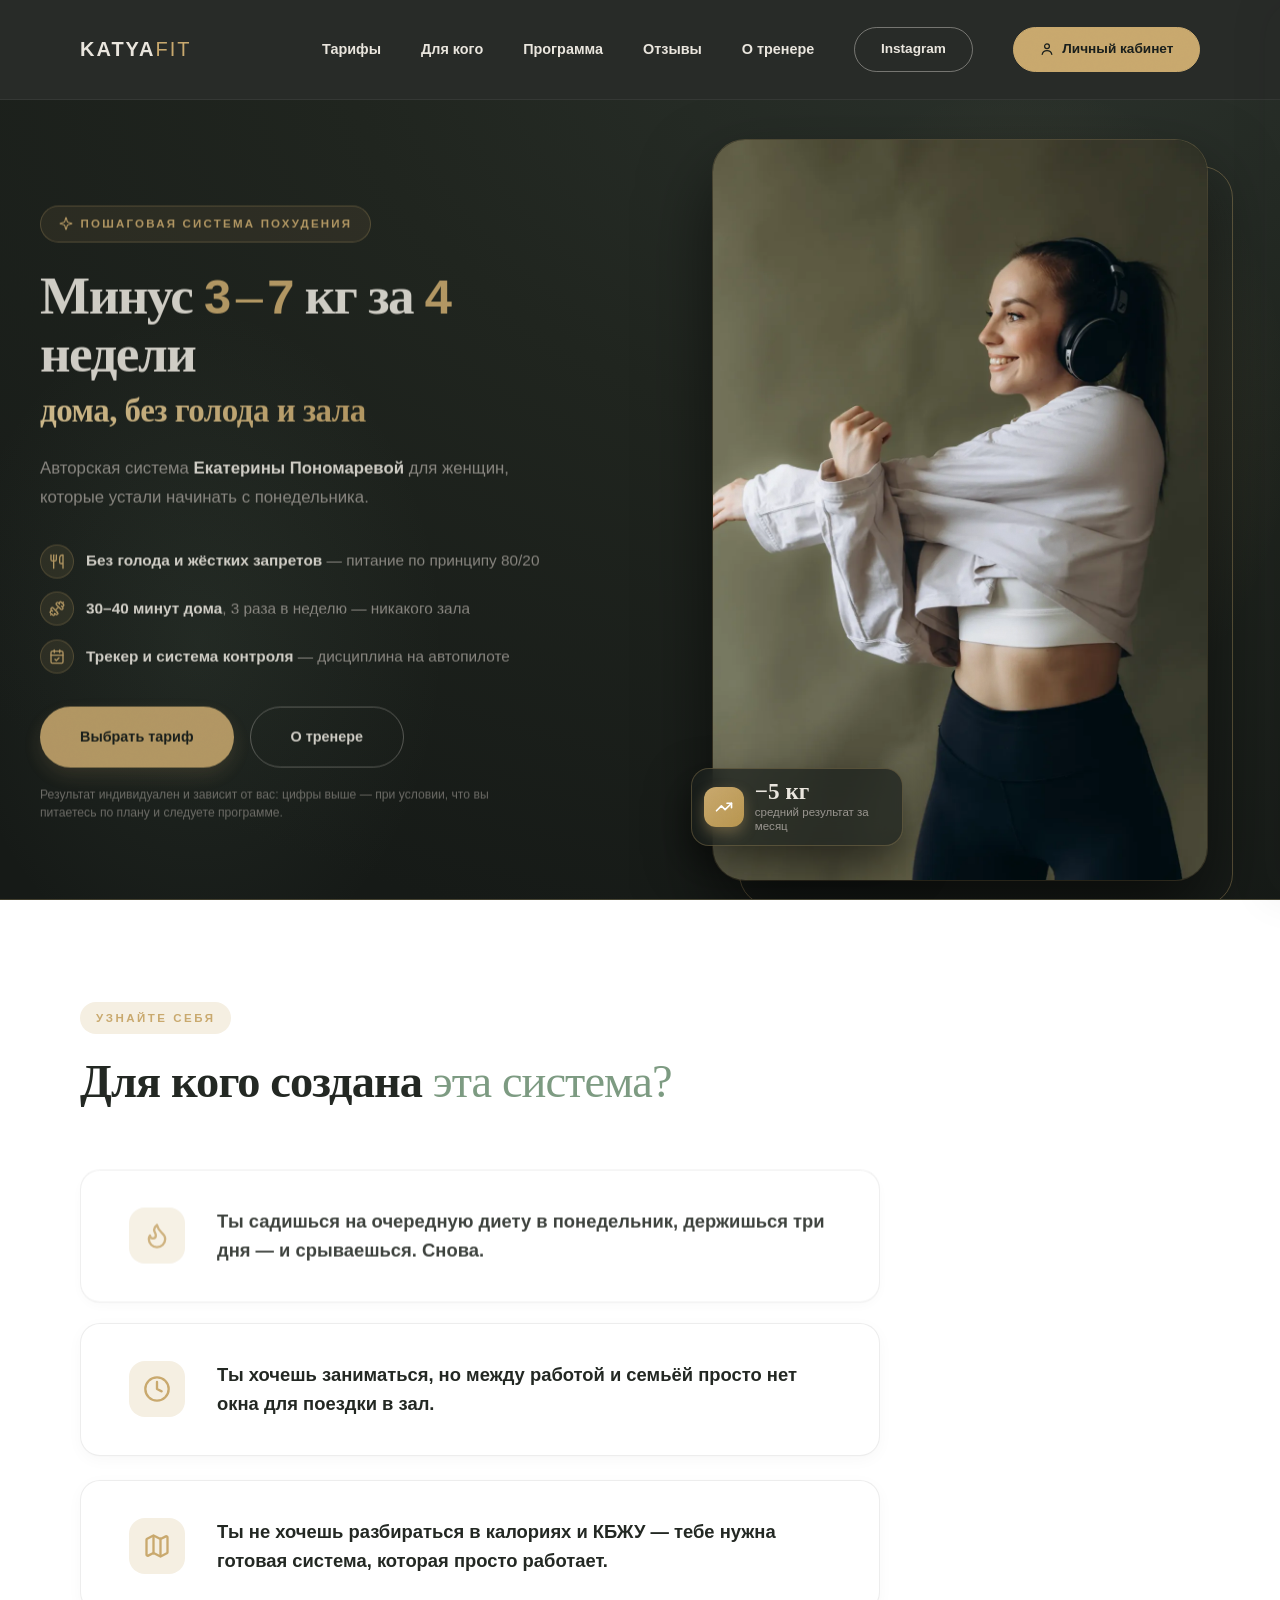
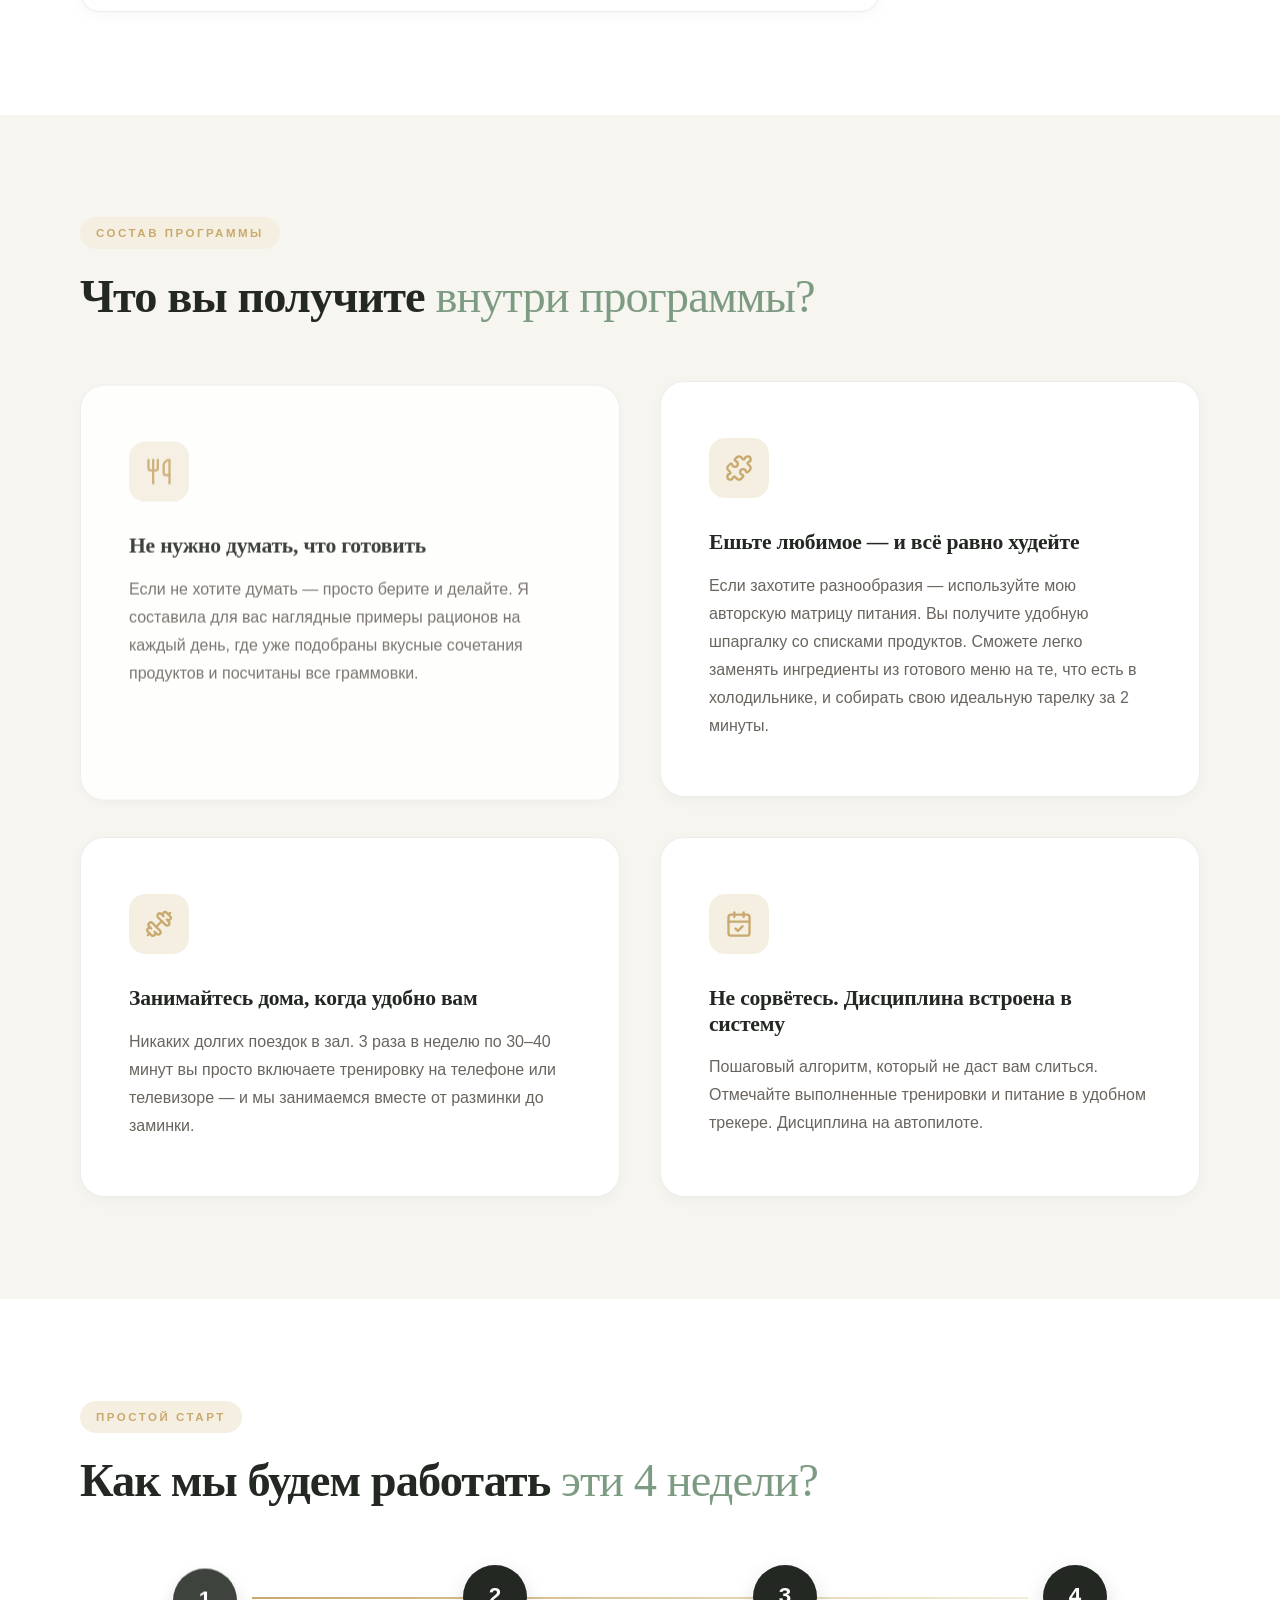
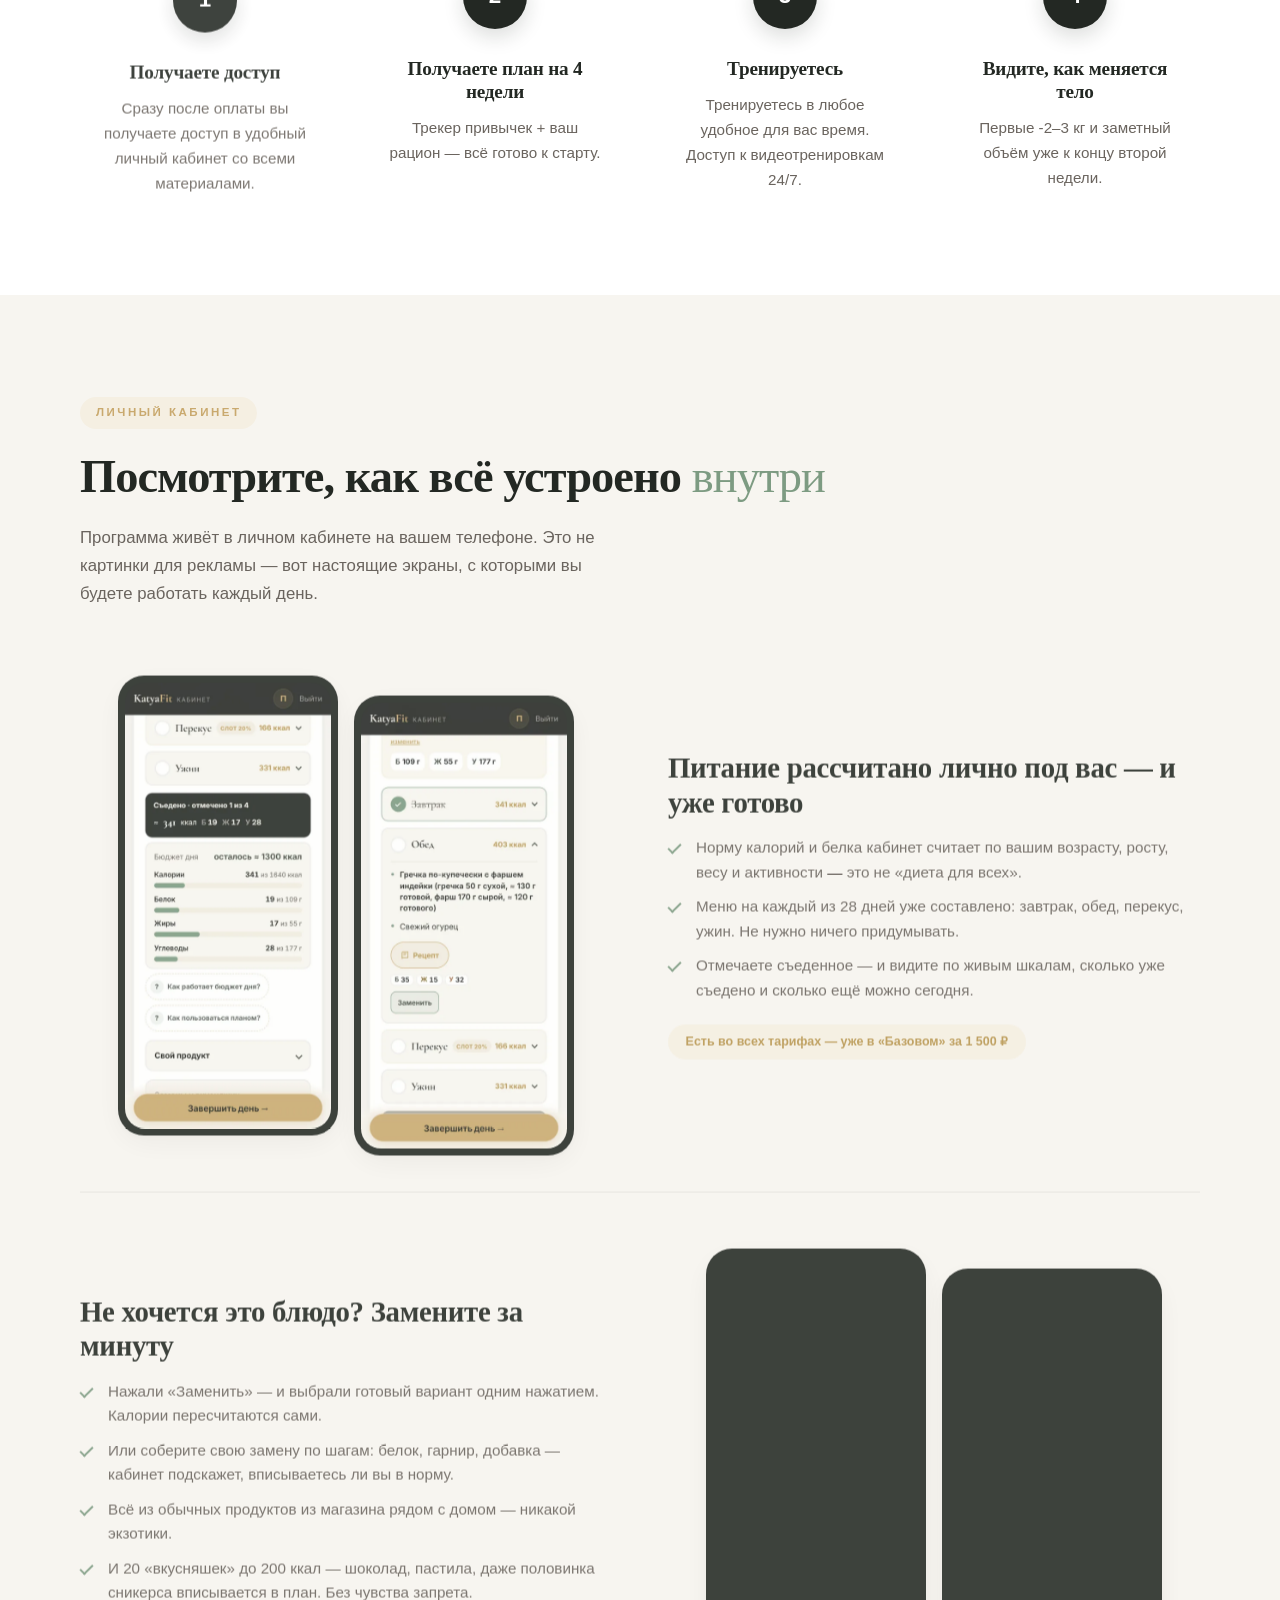
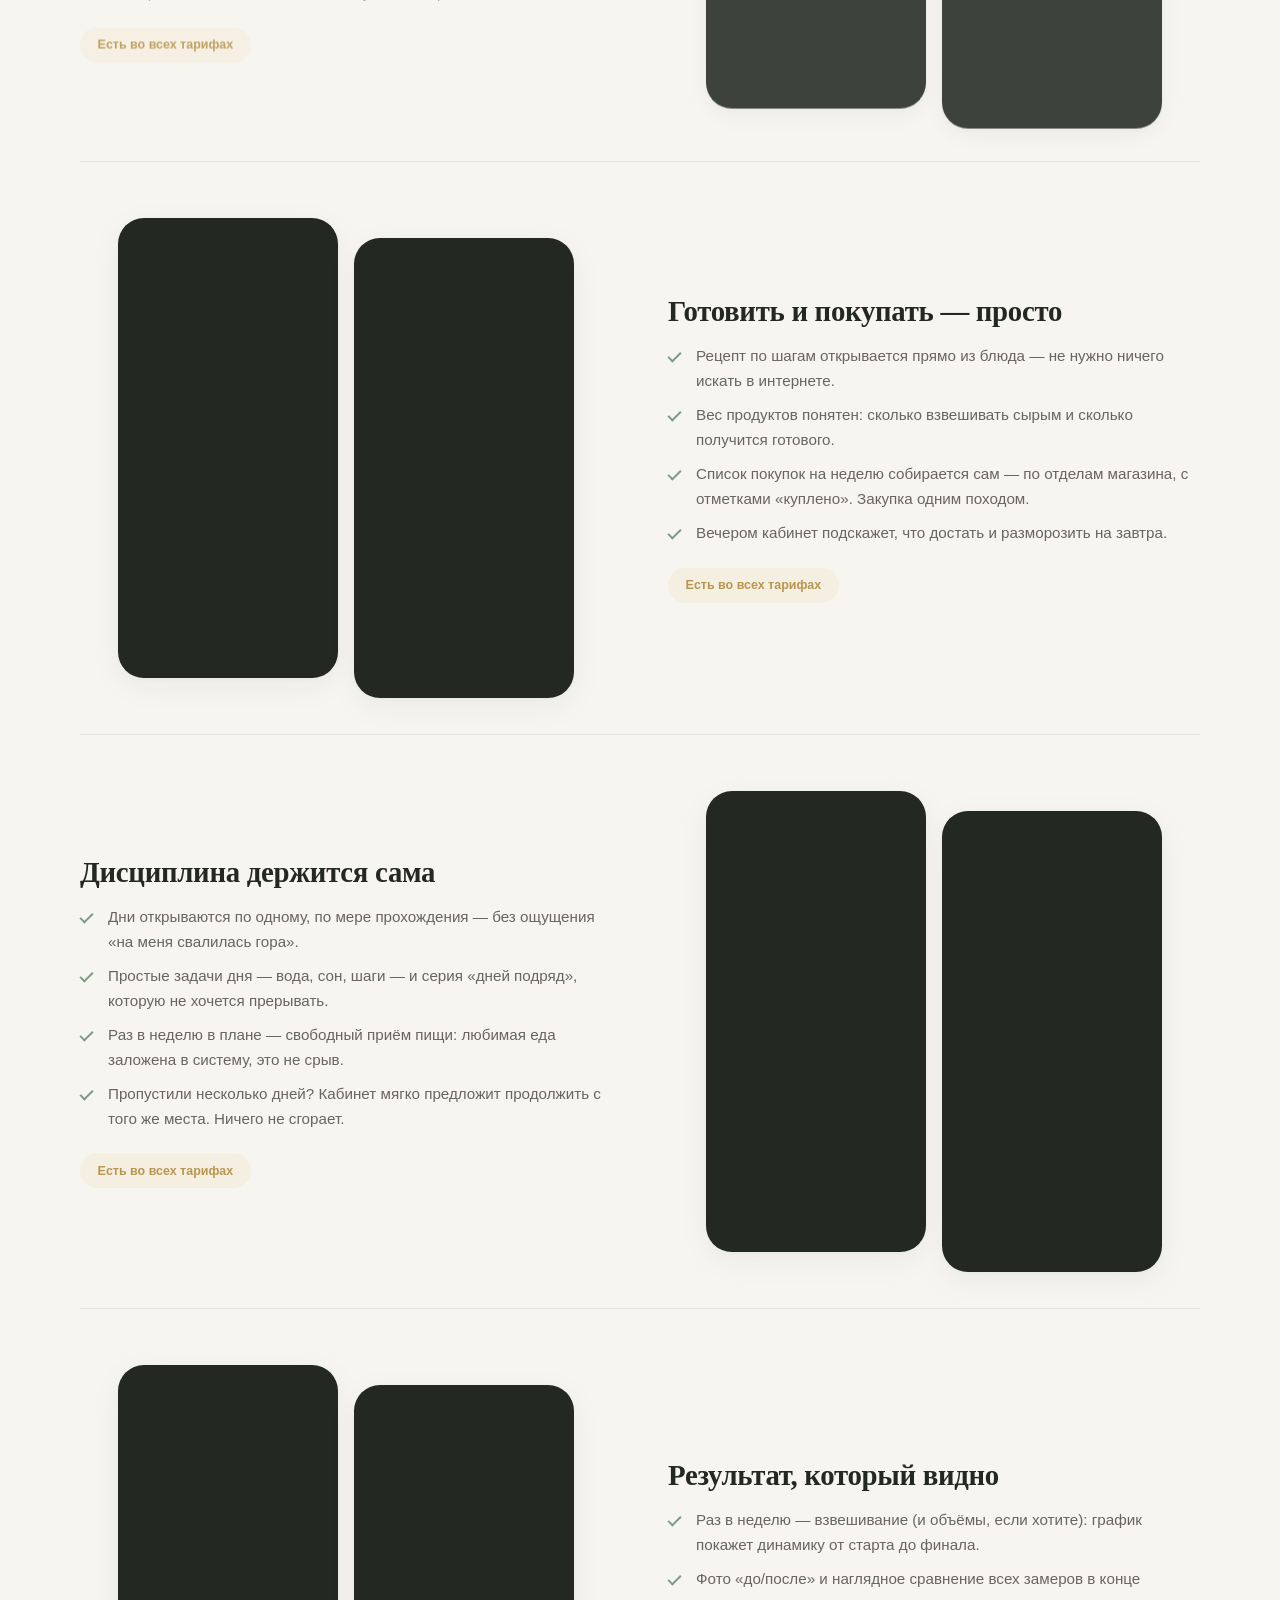
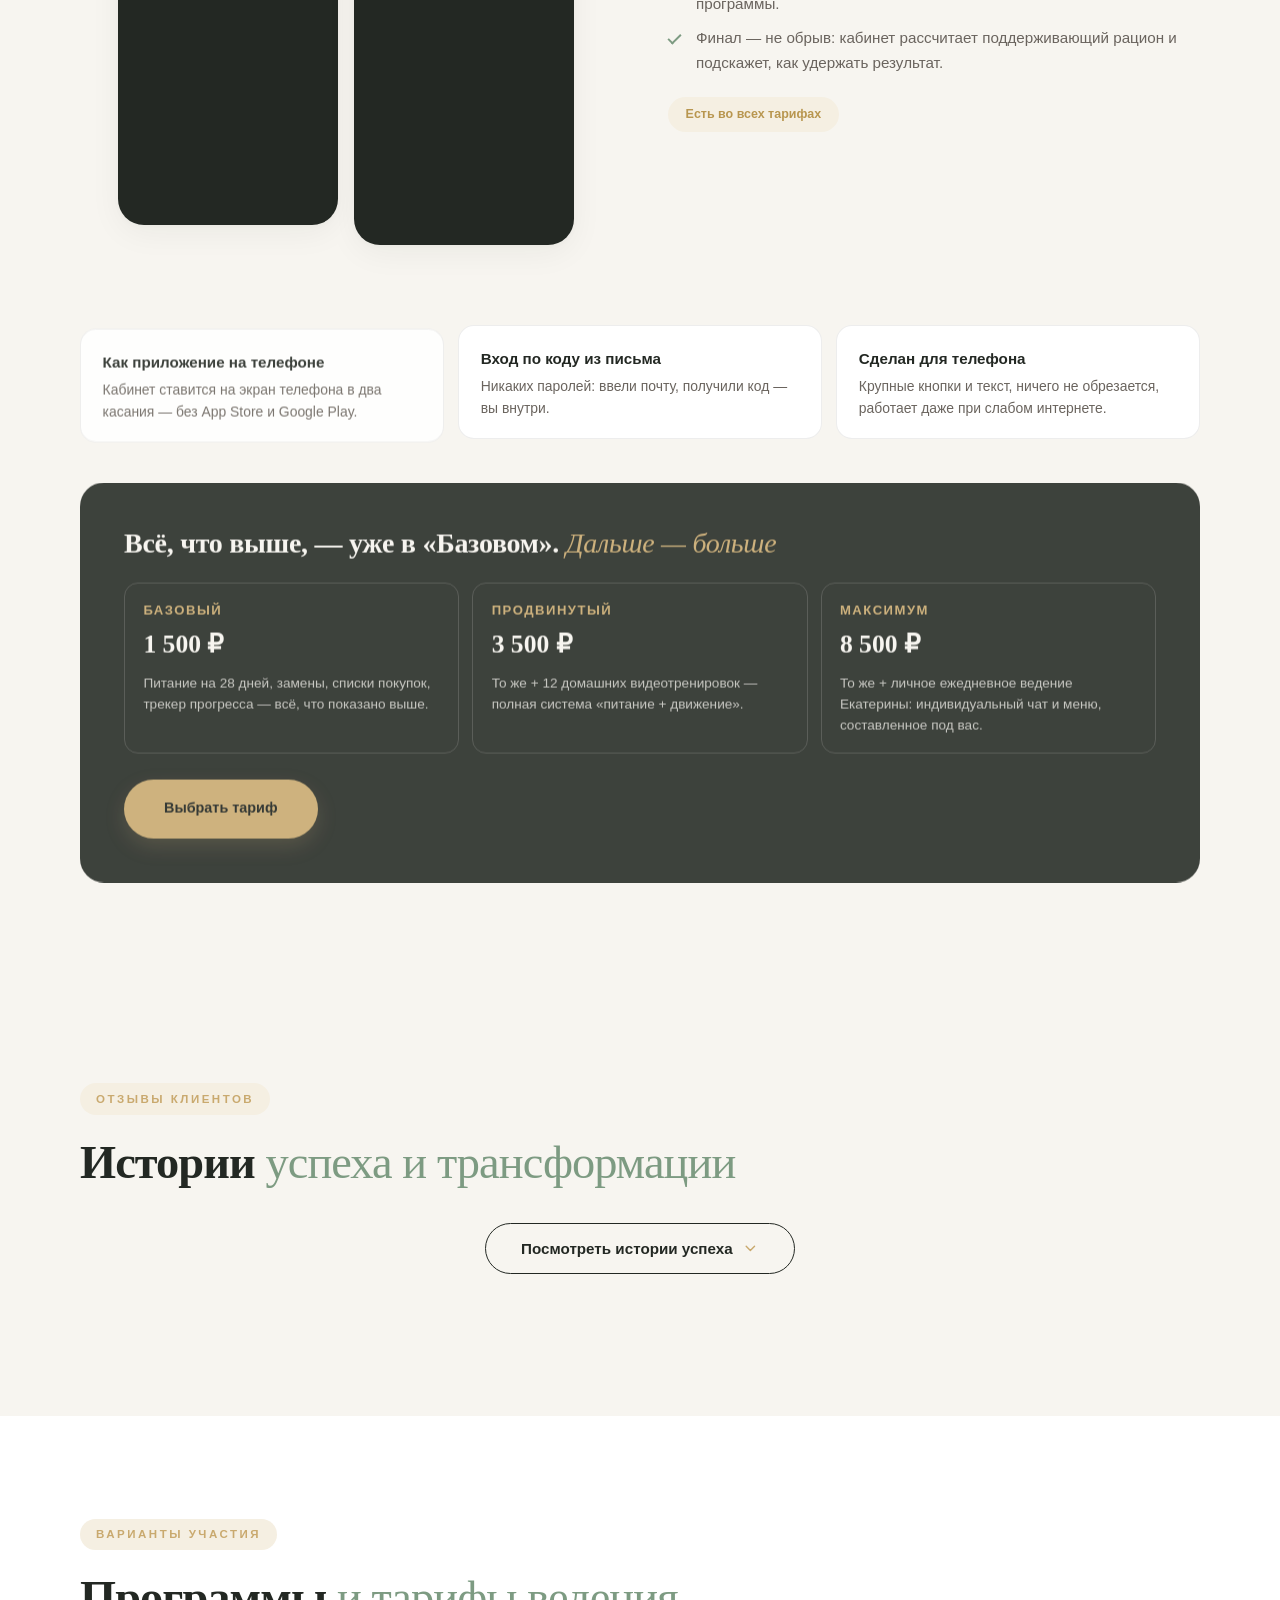
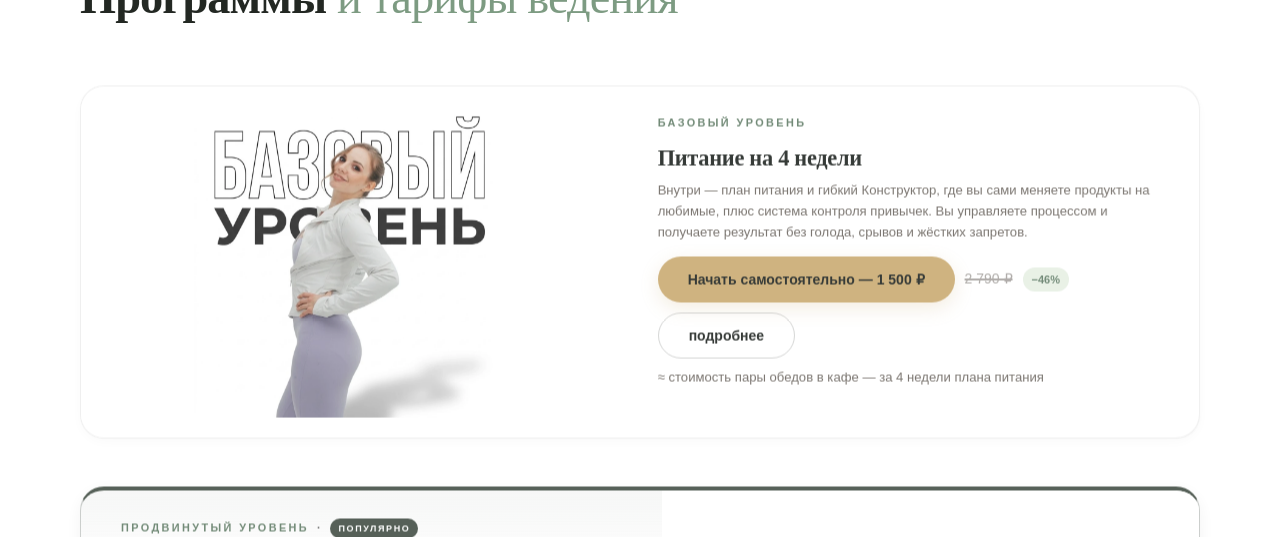
<file: test-drive.html>
<!DOCTYPE html>
<html lang="ru">
<head>
    <meta charset="UTF-8">
    <meta name="viewport" content="width=device-width, initial-scale=1.0, viewport-fit=cover">
    <!-- Бесплатного тест-драйва больше нет (с 10.10.2026): его брали 4 человека,
         не начал заниматься ни один, продаж не было. Страница оставлена только
         ради старых ссылок (реклама, закладки, поисковая выдача) — они ведут
         к тарифам (до 13.11.2026 вели на марафон). В sitemap.xml её нет. -->
    <meta http-equiv="refresh" content="0; url=index.html#rates">
    <link rel="canonical" href="https://katyafit.ru/">
    <meta name="robots" content="noindex, follow">
    <title>Тарифы | Екатерина Пономарёва (@kkatyafit)</title>

    <link rel="icon" href="favicon.svg?v=4.0.41" type="image/svg+xml">
    <link rel="icon" href="favicon.png?v=4.0.41" type="image/png">
    <meta name="theme-color" content="#1a1f1c">

    <meta http-equiv="Content-Security-Policy" content="default-src 'self'; script-src 'none'; style-src 'unsafe-inline'; img-src 'self'; frame-ancestors 'none';">
    <meta http-equiv="X-Content-Type-Options" content="nosniff">
    <meta http-equiv="Referrer-Policy" content="strict-origin-when-cross-origin">

    <style>
        body {
            margin: 0;
            min-height: 100vh;
            display: flex;
            align-items: center;
            justify-content: center;
            background: #1a1f1c;
            color: #eae6de;
            font-family: 'Inter', -apple-system, BlinkMacSystemFont, 'Segoe UI', sans-serif;
            text-align: center;
            padding: 2rem 1.2rem;
            box-sizing: border-box;
        }
        .box { max-width: 420px; }
        h1 { font-size: 1.3rem; font-weight: 600; margin: 0 0 .8rem; }
        p { color: #9a9690; line-height: 1.6; margin: 0 0 1.6rem; }
        a {
            display: inline-block;
            background: #c9a96e;
            color: #1a1f1c;
            text-decoration: none;
            font-weight: 600;
            padding: .85rem 1.6rem;
            border-radius: 999px;
        }
    </style>
</head>
<body>
    <div class="box">
        <h1>Тест-драйва больше нет</h1>
        <p>Выберите тариф и начинайте. Если страница не открылась сама — нажмите кнопку.</p>
        <a href="index.html#rates">Выбрать тариф</a>
    </div>
</body>
</html>
</file>
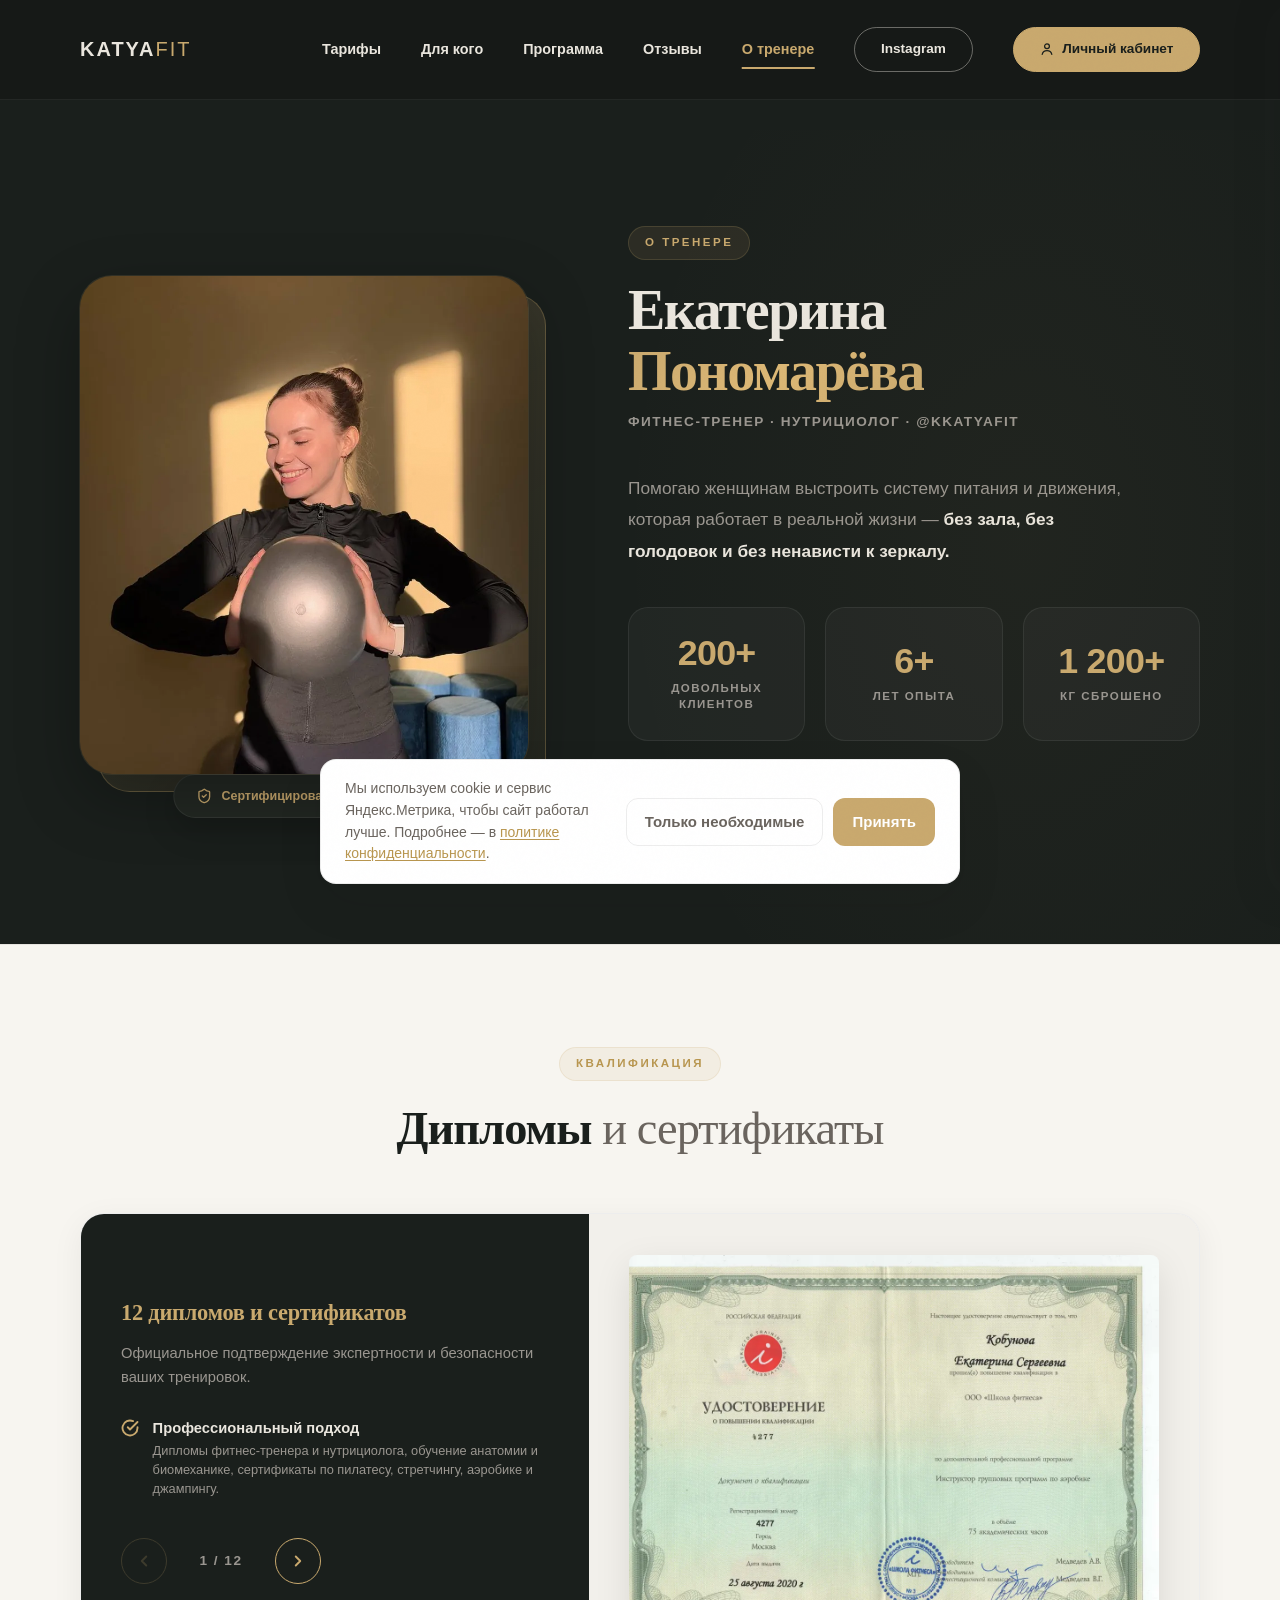
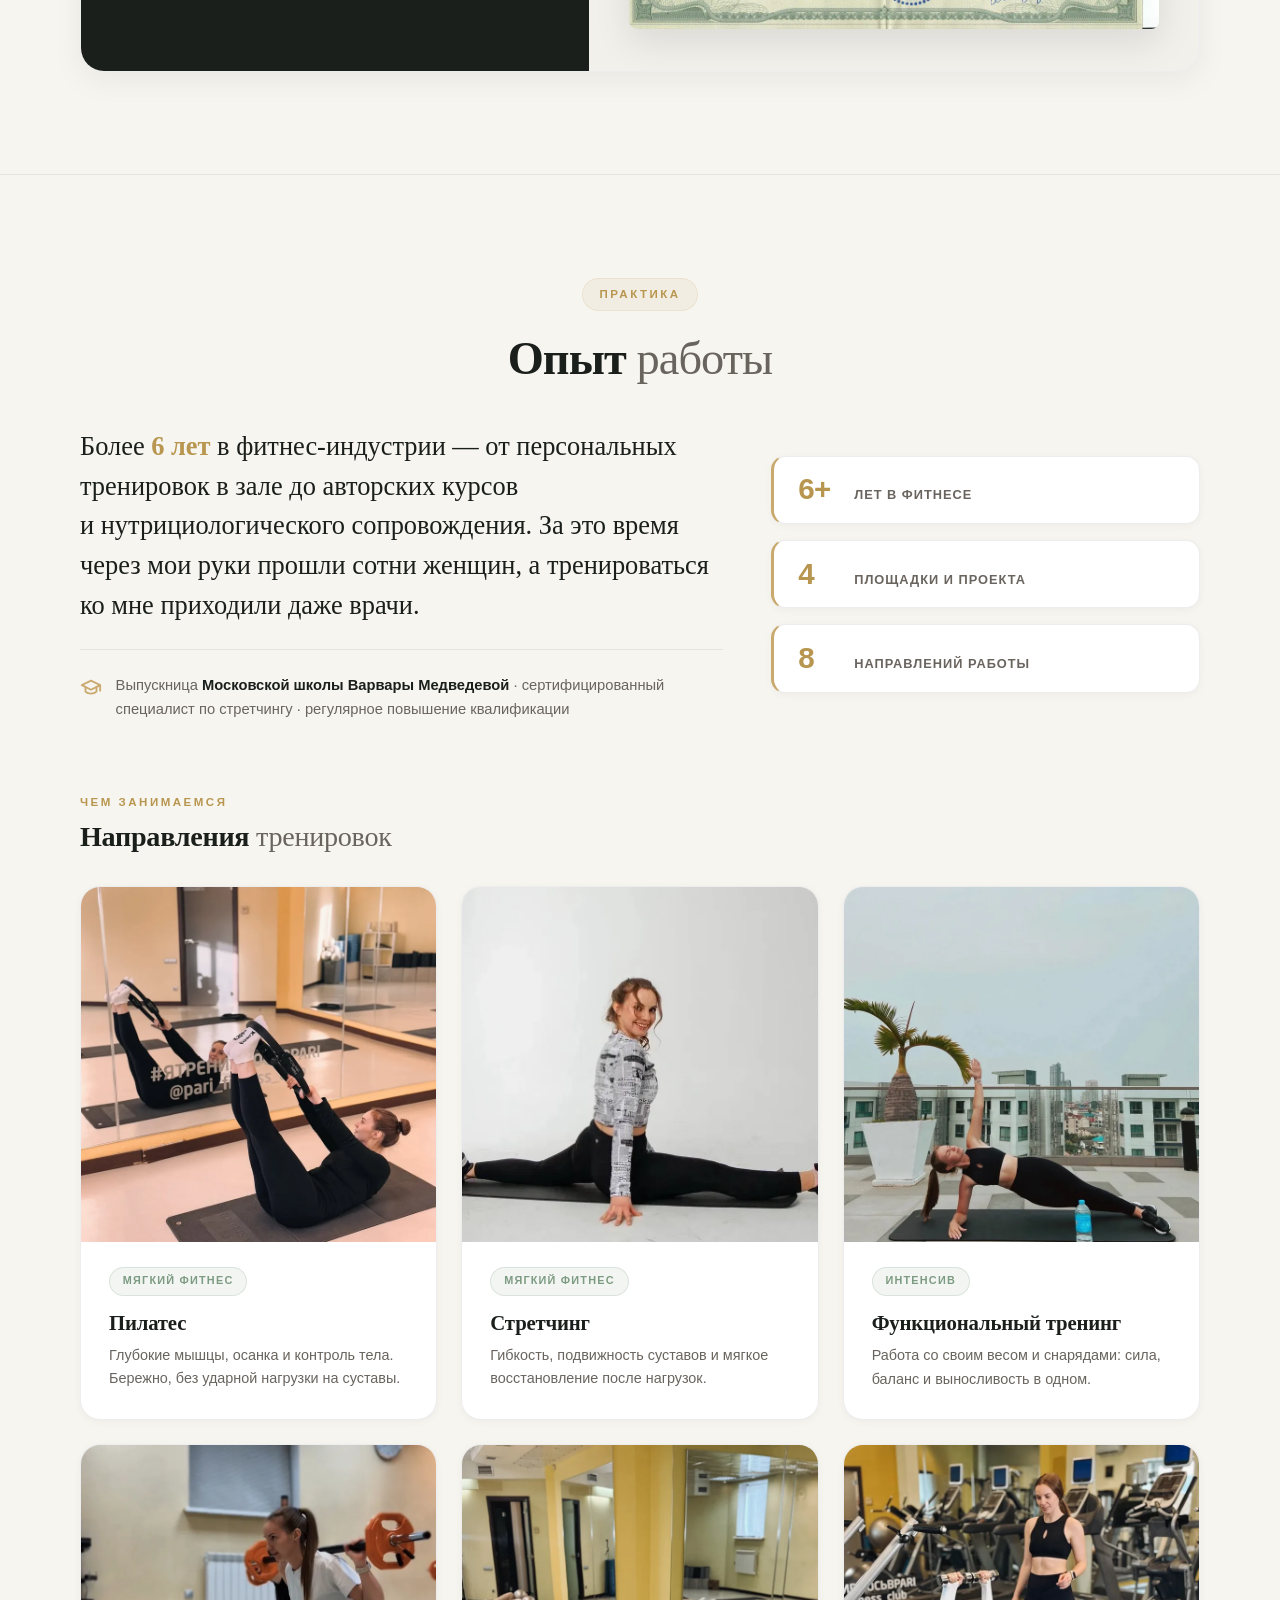
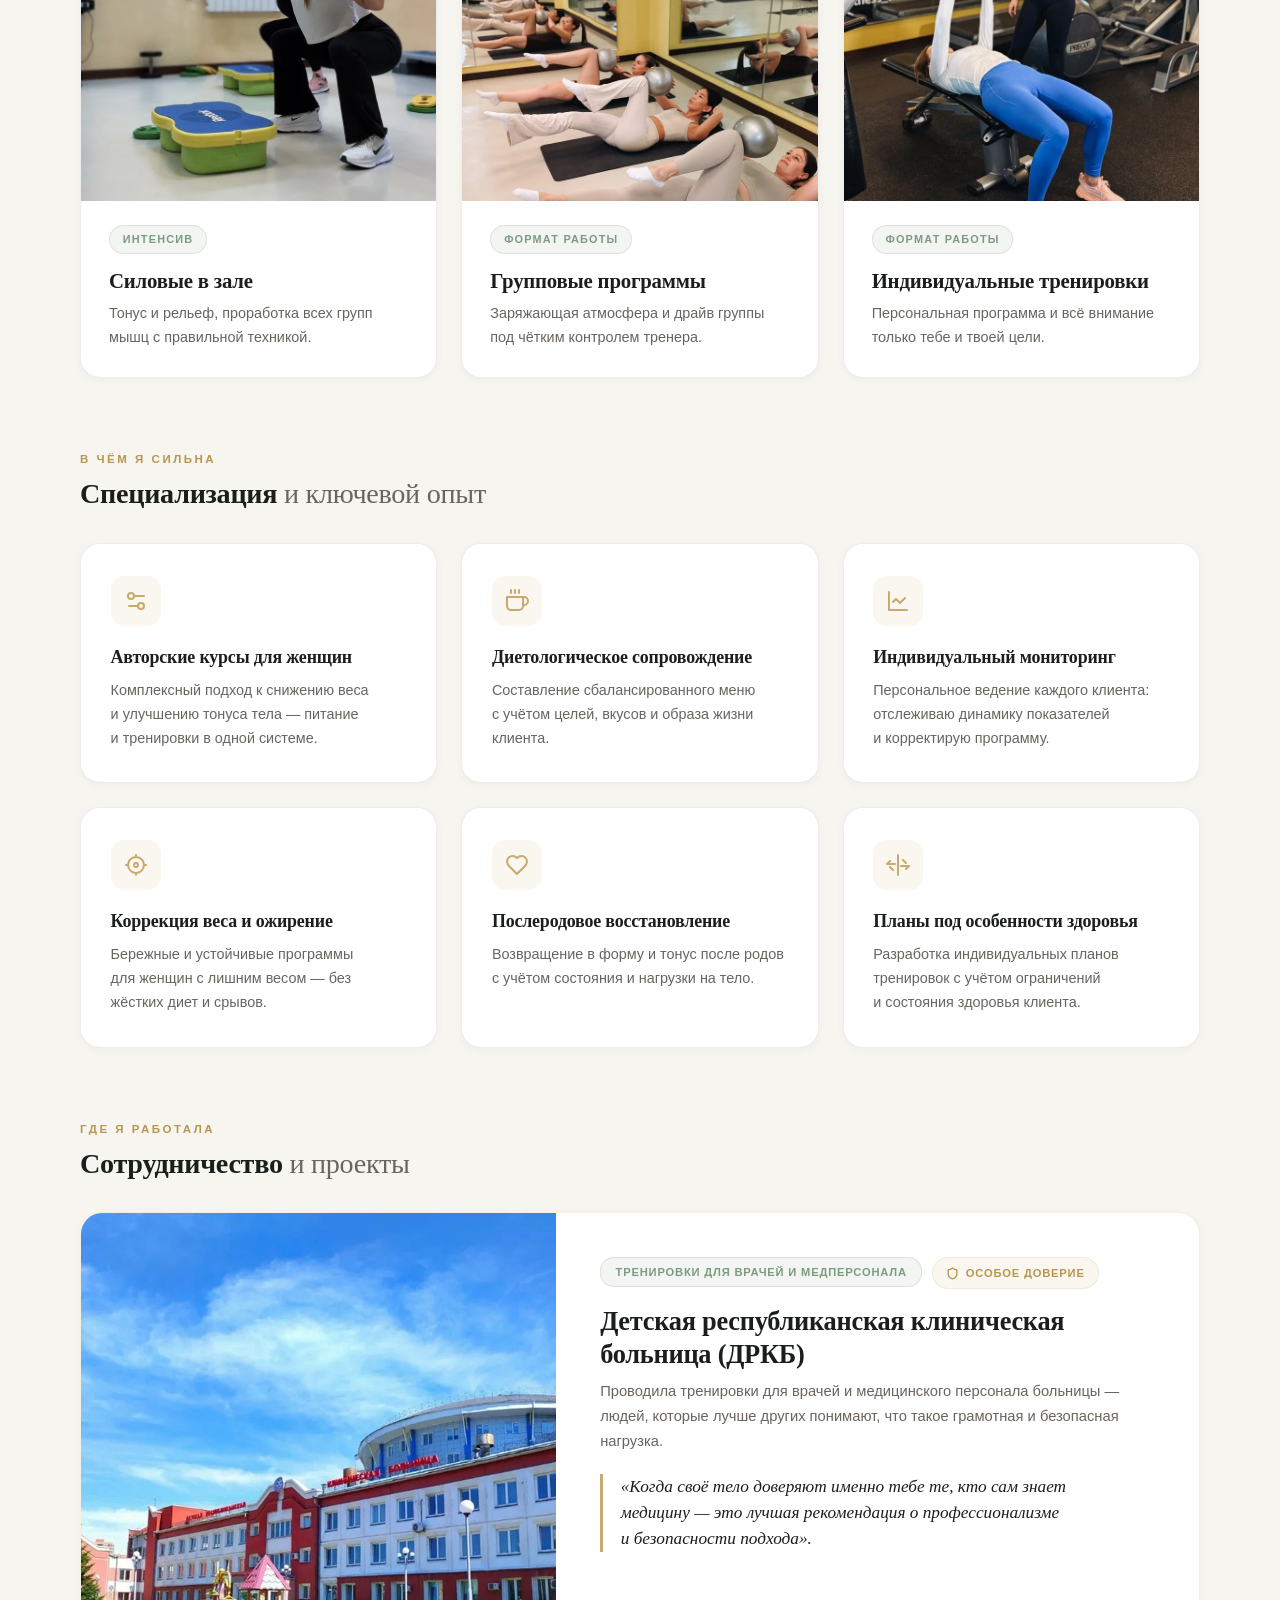
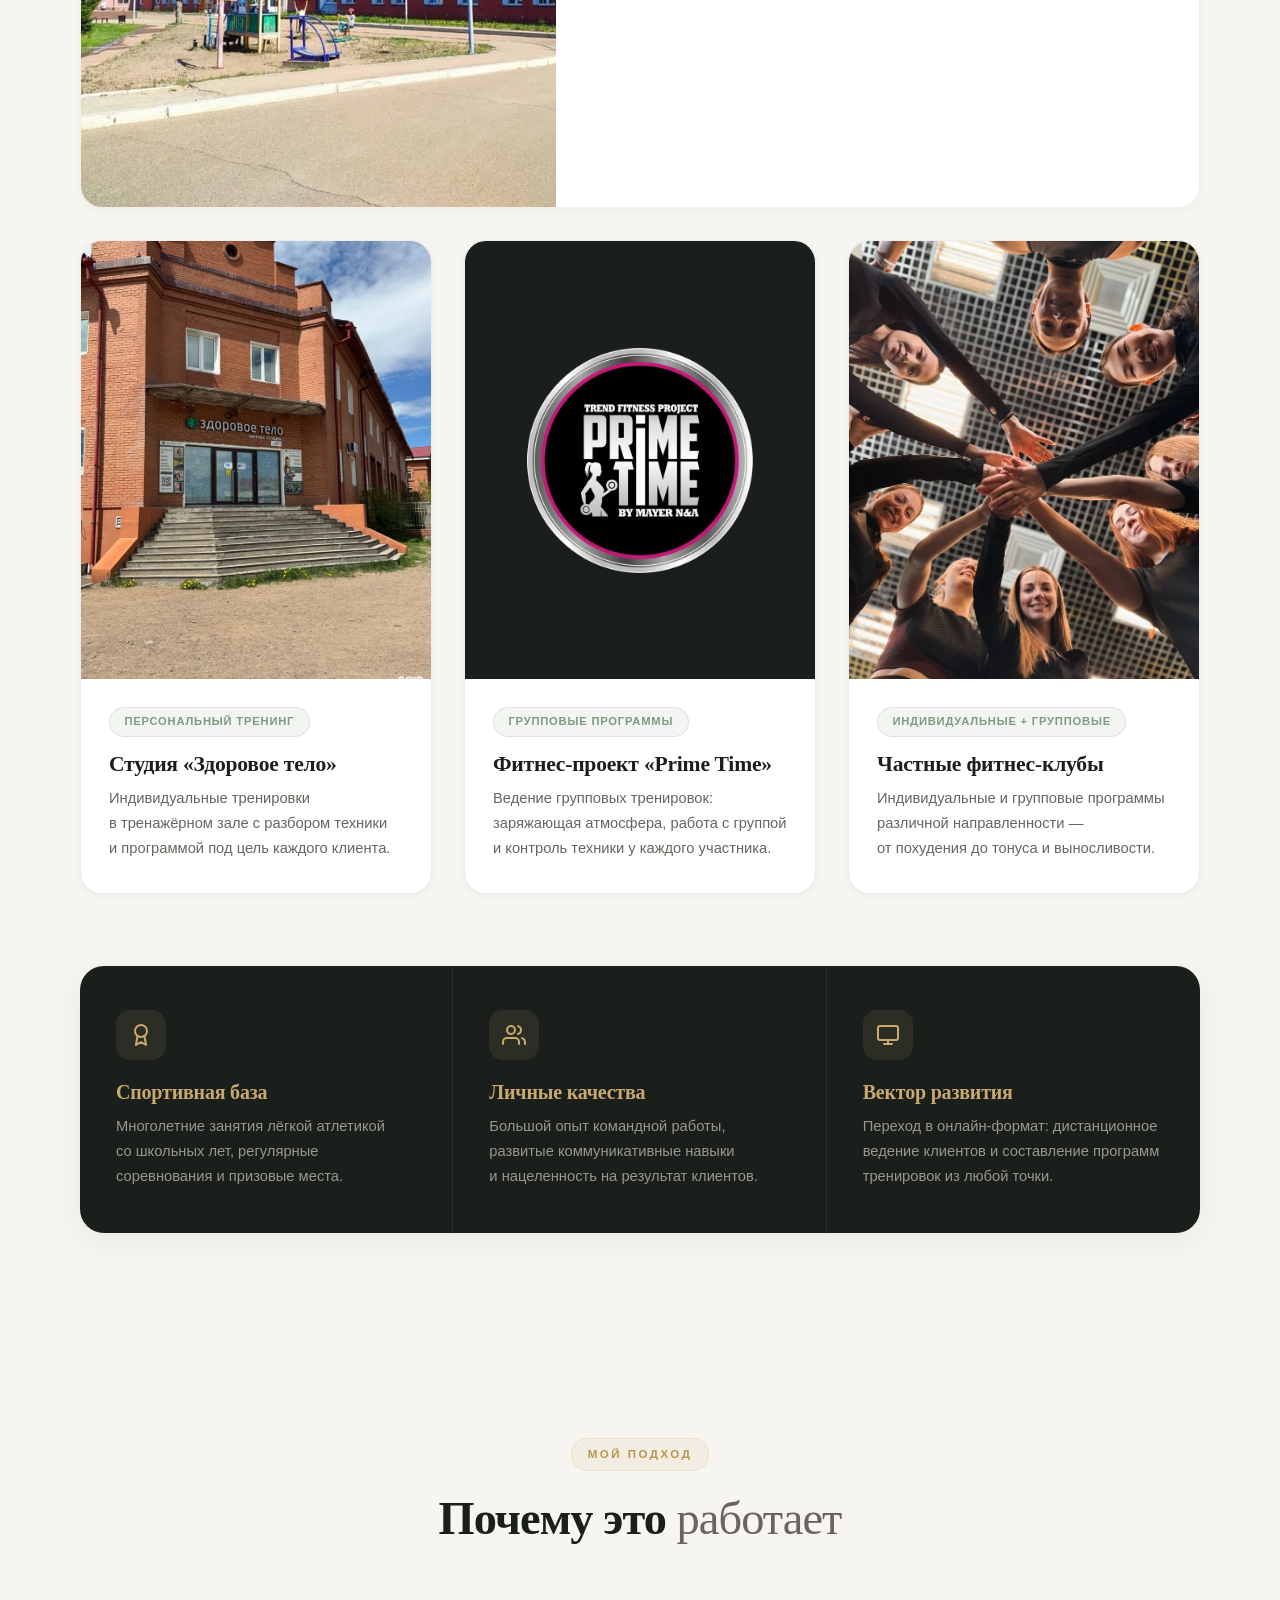
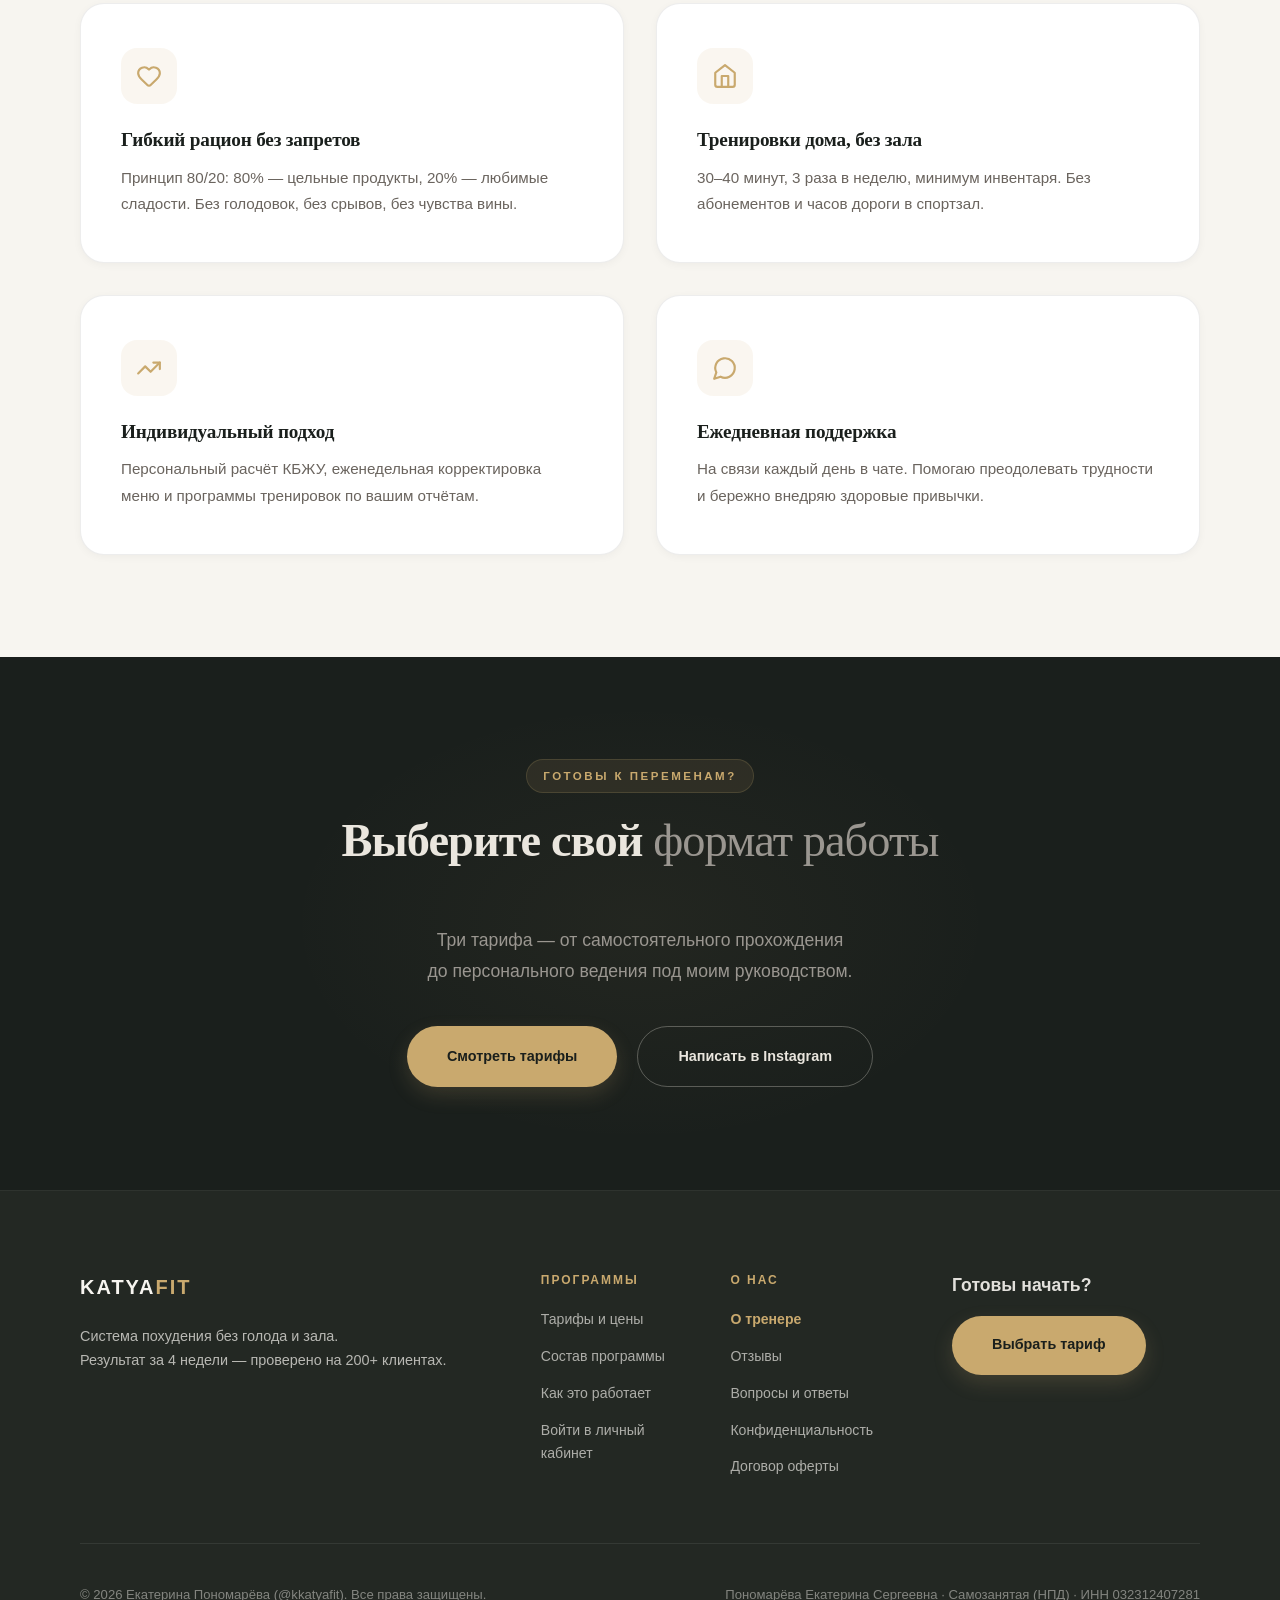
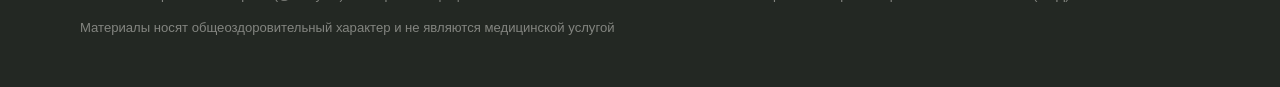
<file: trainer.html>
<!DOCTYPE html>
<html lang="ru">
<head>
    <meta charset="UTF-8">
    <meta name="viewport" content="width=device-width, initial-scale=1.0, viewport-fit=cover">
    <!-- Анти-кликджекинг: X-Frame-Options пропал на GitHub Pages -> фрейм-бастер (frame-ancestors в <meta> игнорируется). -->
    <script src="js/frame-buster.js?v=4.0.41"></script>
    <title>О тренере | Екатерина Пономарёва (@kkatyafit)</title>
    <meta name="description" content="Екатерина Пономарёва — фитнес-тренер и дипломированный нутрициолог. 200+ клиентов, 6+ лет опыта. Похудение без голода, тренировки дома.">
    <meta name="robots" content="index, follow">
    <link rel="canonical" href="https://katyafit.ru/trainer.html">

    <!-- Open Graph -->
    <meta property="og:type" content="website">
    <meta property="og:title" content="О тренере | Екатерина Пономарёва">
    <meta property="og:description" content="Фитнес-тренер и нутрициолог. 200+ довольных клиентов. Система похудения без голода и зала.">
    <meta property="og:image" content="https://katyafit.ru/hero_main.webp">
    <meta property="og:url" content="https://katyafit.ru/trainer.html">
    <meta name="twitter:card" content="summary_large_image">

    <!-- Favicon -->
    <link rel="icon" href="favicon.svg?v=4.0.41" type="image/svg+xml">
    <link rel="icon" href="favicon.png?v=4.0.41" type="image/png">
    <link rel="apple-touch-icon" href="apple-touch-icon.png?v=4.0.41">

    <!-- Theme color -->
    <meta name="theme-color" content="#1a1f1c">

    <!-- Fonts -->
    <link rel="preconnect" href="https://fonts.googleapis.com">
    <link rel="preconnect" href="https://fonts.gstatic.com" crossorigin>
    <link href="https://fonts.googleapis.com/css2?family=Cormorant+Garamond:wght@400;500;600;700&family=Inter:wght@300;400;500;600;700&family=Plus+Jakarta+Sans:wght@500;600;700;800&display=swap" rel="stylesheet">

    <link rel="stylesheet" href="css/base.css?v=4.0.41">
    <link rel="stylesheet" href="css/home.css?v=4.0.41">
    <link rel="stylesheet" href="css/sections.css?v=4.0.41">
    <link rel="stylesheet" href="css/forms.css?v=4.0.41">
    <link rel="stylesheet" href="css/footer.css?v=4.0.41">
    <link rel="stylesheet" href="css/widgets.css?v=4.0.41">
    <link rel="stylesheet" href="css/trainer.css?v=4.0.41">
    <link rel="stylesheet" href="css/trainer-experience.css?v=4.0.41">

    <!-- Security -->
    <meta http-equiv="Content-Security-Policy" content="default-src 'self'; script-src 'self' https://mc.yandex.ru; style-src 'self' https://fonts.googleapis.com 'unsafe-inline'; font-src https://fonts.gstatic.com; img-src 'self' data: https://mc.yandex.ru; connect-src 'self' https://mc.yandex.ru https://*.ingest.de.sentry.io; frame-ancestors 'none';">

    <!-- Sentry: автосбор JS-ошибок -> Telegram (проект landing, org katyafitru; тот же воркфлоу, что у кабинета) -->
    <script src="js/vendor/sentry.js?v=4.0.41"></script>
    <script src="js/sentry-init.js?v=4.0.41"></script>
    <meta http-equiv="X-Content-Type-Options" content="nosniff">
    <meta http-equiv="Referrer-Policy" content="strict-origin-when-cross-origin">
</head>
<body class="page-trainer header-dark">

    <noscript>
        <div style="text-align:center; padding:2rem; background:#f7f5f0; color:#1a1f1c; font-family:sans-serif;">
            Для корректной работы сайта необходимо включить JavaScript в настройках браузера.
        </div>
    </noscript>

    <main class="main-subpage">

        <!-- Hero Section -->
        <section class="section trainer-hero-section" id="trainer-intro">
            <div class="container">
                <div class="trainer-hero-grid">

                    <!-- Photo -->
                    <div class="trainer-photo-wrapper">
                        <span class="trainer-photo-decor" aria-hidden="true"></span>
                        <div class="trainer-photo-box">
                            <img src="hero_main.webp" alt="Екатерина Пономарёва — фитнес-тренер и нутрициолог, на тренировке с гантелями" loading="eager" fetchpriority="high" decoding="async" width="800" height="1000">
                        </div>
                        <div class="trainer-photo-badge">
                            <svg xmlns="http://www.w3.org/2000/svg" viewBox="0 0 24 24" fill="none" stroke="currentColor" stroke-width="2" stroke-linecap="round" stroke-linejoin="round" style="width:16px;height:16px;"><path d="M20 13c0 5-3.5 7.5-7.66 8.95a1 1 0 0 1-.67-.01C7.5 20.5 4 18 4 13V6a1 1 0 0 1 1-1c2 0 4.5-1.2 6.24-2.72a1.17 1.17 0 0 1 1.52 0C14.51 3.81 17 5 19 5a1 1 0 0 1 1 1z"/><path d="m9 12 2 2 4-4"/></svg>
                            <span>Сертифицированный специалист</span>
                        </div>
                    </div>

                    <!-- Bio -->
                    <div class="trainer-bio">
                        <span class="section-badge">О тренере</span>
                        <h1 class="trainer-name">Екатерина <span>Пономарёва</span></h1>
                        <p class="trainer-tagline"><a href="https://www.instagram.com/kkatyafit" target="_blank" rel="noopener noreferrer">Фитнес-тренер</a> · <a href="https://www.instagram.com/kkatyafit" target="_blank" rel="noopener noreferrer">Нутрициолог</a> · <a href="https://www.instagram.com/kkatyafit" target="_blank" rel="noopener noreferrer">@kkatyafit</a></p>

                        <p class="trainer-intro-text">
                            Помогаю женщинам выстроить систему питания и&nbsp;движения, которая работает в&nbsp;реальной жизни&nbsp;— <strong>без зала, без голодовок и&nbsp;без ненависти к&nbsp;зеркалу.</strong>
                        </p>

                        <!-- Stats -->
                        <div class="trainer-stats-grid trainer-stats">
                            <div class="trainer-stat-card">
                                <span class="stat-num">200+</span>
                                <span class="stat-label">довольных клиентов</span>
                            </div>
                            <div class="trainer-stat-card">
                                <span class="stat-num">6+</span>
                                <span class="stat-label">лет опыта</span>
                            </div>
                            <div class="trainer-stat-card">
                                <span class="stat-num">1 200+</span>
                                <span class="stat-label">кг сброшено</span>
                            </div>
                        </div>

                        <a href="index.html#rates" class="btn btn-primary" id="trainer-cta-btn">
                            Выбрать программу
                            <svg xmlns="http://www.w3.org/2000/svg" viewBox="0 0 24 24" fill="none" stroke="currentColor" stroke-width="2" stroke-linecap="round" stroke-linejoin="round" class="icon-inline" style="width:16px;height:16px;margin:0;"><path d="M5 12h14"/><path d="m12 5 7 7-7 7"/></svg>
                        </a>
                    </div>
                </div>
            </div>
        </section>


        <!-- Diplomas & Certificates Section -->
        <section class="section trainer-certificates-section" id="trainer-diplomas">
            <div class="container">
                <span class="section-badge">Квалификация</span>
                <h2 class="section-title">Дипломы <span>и сертификаты</span></h2>

                <div class="certificates-slider-container card reveal">
                    <!-- Left: Info Panel -->
                    <div class="certificates-info-side">
                        <h3 class="certificates-info-title">12 дипломов и сертификатов</h3>
                        <p class="certificates-info-desc">Официальное подтверждение экспертности и безопасности ваших тренировок.</p>

                        <ul class="certificates-list-detailed">
                            <li>
                                <svg xmlns="http://www.w3.org/2000/svg" viewBox="0 0 24 24" fill="none" stroke="currentColor" stroke-width="2.5" stroke-linecap="round" stroke-linejoin="round" style="width:18px;height:18px;flex-shrink:0;margin-top:2px;"><path d="M22 11.08V12a10 10 0 1 1-5.93-9.14"/><polyline points="22 4 12 14.01 9 11.01"/></svg>
                                <div><strong>Профессиональный подход</strong> <span>Дипломы фитнес-тренера и нутрициолога, обучение анатомии и биомеханике, сертификаты по пилатесу, стретчингу, аэробике и джампингу.</span></div>
                            </li>
                        </ul>

                        <div class="certificates-slider-controls">
                            <button type="button" class="slider-btn prev" id="cert-prev-btn" aria-label="Предыдущий документ">
                                <svg xmlns="http://www.w3.org/2000/svg" viewBox="0 0 24 24" fill="none" stroke="currentColor" stroke-width="2.5" stroke-linecap="round" stroke-linejoin="round" style="width:18px;height:18px;"><polyline points="15 18 9 12 15 6"/></svg>
                            </button>
                            <span class="slider-counter" id="cert-counter">1 / 12</span>
                            <button type="button" class="slider-btn next" id="cert-next-btn" aria-label="Следующий документ">
                                <svg xmlns="http://www.w3.org/2000/svg" viewBox="0 0 24 24" fill="none" stroke="currentColor" stroke-width="2.5" stroke-linecap="round" stroke-linejoin="round" style="width:18px;height:18px;"><polyline points="9 18 15 12 9 6"/></svg>
                            </button>
                        </div>
                    </div>

                    <!-- Right: Slider View -->
                    <div class="certificates-slider-view">
                        <div class="certificates-slider-track" id="cert-track">
                            <!-- Real Certificates (corrected titles) -->
                            <div class="certificates-slide" data-cert-src="diploma_1.webp" data-cert-title="Удостоверение — Инструктор групповых программ по аэробике" tabindex="0" role="button" aria-label="Удостоверение инструктора по аэробике, увеличить">
                                <img src="diploma_1.webp" alt="Удостоверение инструктора по аэробике" loading="lazy" width="1200" height="848">
                                <div class="slide-hover-overlay">
                                    <svg xmlns="http://www.w3.org/2000/svg" viewBox="0 0 24 24" fill="none" stroke="currentColor" stroke-width="2" stroke-linecap="round" stroke-linejoin="round" style="width:24px;height:24px;"><path d="M15 3h6v6"/><path d="M9 21H3v-6"/><path d="M21 3l-7 7"/><path d="M3 21l7-7"/></svg>
                                    <span>Увеличить</span>
                                </div>
                            </div>
                            <div class="certificates-slide" data-cert-src="diploma_2.webp" data-cert-title="Сертификат — Стретчинг" tabindex="0" role="button" aria-label="Сертификат по стретчингу, увеличить">
                                <img src="diploma_2.webp" alt="Сертификат по стретчингу" loading="lazy" width="848" height="1200">
                                <div class="slide-hover-overlay">
                                    <svg xmlns="http://www.w3.org/2000/svg" viewBox="0 0 24 24" fill="none" stroke="currentColor" stroke-width="2" stroke-linecap="round" stroke-linejoin="round" style="width:24px;height:24px;"><path d="M15 3h6v6"/><path d="M9 21H3v-6"/><path d="M21 3l-7 7"/><path d="M3 21l7-7"/></svg>
                                    <span>Увеличить</span>
                                </div>
                            </div>
                            <div class="certificates-slide" data-cert-src="diploma_3.webp" data-cert-title="Сертификат — Пилатес. Базовый уровень" tabindex="0" role="button" aria-label="Сертификат по пилатесу, увеличить">
                                <img src="diploma_3.webp" alt="Сертификат по пилатесу" loading="lazy" width="848" height="1200">
                                <div class="slide-hover-overlay">
                                    <svg xmlns="http://www.w3.org/2000/svg" viewBox="0 0 24 24" fill="none" stroke="currentColor" stroke-width="2" stroke-linecap="round" stroke-linejoin="round" style="width:24px;height:24px;"><path d="M15 3h6v6"/><path d="M9 21H3v-6"/><path d="M21 3l-7 7"/><path d="M3 21l7-7"/></svg>
                                    <span>Увеличить</span>
                                </div>
                            </div>
                            <div class="certificates-slide" data-cert-src="diploma_4.webp" data-cert-title="Сертификат — Инструктор групповых программ по аэробике (Теория)" tabindex="0" role="button" aria-label="Сертификат теории групповых программ по аэробике, увеличить">
                                <img src="diploma_4.webp" alt="Сертификат теории групповых программ по аэробике" loading="lazy" width="848" height="1200">
                                <div class="slide-hover-overlay">
                                    <svg xmlns="http://www.w3.org/2000/svg" viewBox="0 0 24 24" fill="none" stroke="currentColor" stroke-width="2" stroke-linecap="round" stroke-linejoin="round" style="width:24px;height:24px;"><path d="M15 3h6v6"/><path d="M9 21H3v-6"/><path d="M21 3l-7 7"/><path d="M3 21l7-7"/></svg>
                                    <span>Увеличить</span>
                                </div>
                            </div>
                            <div class="certificates-slide" data-cert-src="diploma_5.webp" data-cert-title="Сертификат — Инструктор групповых программ по аэробике (Практика)" tabindex="0" role="button" aria-label="Сертификат практики групповых программ по аэробике, увеличить">
                                <img src="diploma_5.webp" alt="Сертификат практики групповых программ по аэробике" loading="lazy" width="848" height="1200">
                                <div class="slide-hover-overlay">
                                    <svg xmlns="http://www.w3.org/2000/svg" viewBox="0 0 24 24" fill="none" stroke="currentColor" stroke-width="2" stroke-linecap="round" stroke-linejoin="round" style="width:24px;height:24px;"><path d="M15 3h6v6"/><path d="M9 21H3v-6"/><path d="M21 3l-7 7"/><path d="M3 21l7-7"/></svg>
                                    <span>Увеличить</span>
                                </div>
                            </div>
                            <div class="certificates-slide" data-cert-src="diploma_6.webp" data-cert-title="Сертификат участника фитнес-конвенции BLAST by ITS" tabindex="0" role="button" aria-label="Сертификат фитнес-конвенции, увеличить">
                                <img src="diploma_6.webp" alt="Сертификат фитнес-конвенции" loading="lazy" width="1200" height="848">
                                <div class="slide-hover-overlay">
                                    <svg xmlns="http://www.w3.org/2000/svg" viewBox="0 0 24 24" fill="none" stroke="currentColor" stroke-width="2" stroke-linecap="round" stroke-linejoin="round" style="width:24px;height:24px;"><path d="M15 3h6v6"/><path d="M9 21H3v-6"/><path d="M21 3l-7 7"/><path d="M3 21l7-7"/></svg>
                                    <span>Увеличить</span>
                                </div>
                            </div>
                            <div class="certificates-slide" data-cert-src="diploma_7.webp" data-cert-title="Сертификат — Jumping Fitness (курс First Jump)" tabindex="0" role="button" aria-label="Сертификат фитнес на батуте, увеличить">
                                <img src="diploma_7.webp" alt="Сертификат фитнес на батуте" loading="lazy" width="848" height="1200">
                                <div class="slide-hover-overlay">
                                    <svg xmlns="http://www.w3.org/2000/svg" viewBox="0 0 24 24" fill="none" stroke="currentColor" stroke-width="2" stroke-linecap="round" stroke-linejoin="round" style="width:24px;height:24px;"><path d="M15 3h6v6"/><path d="M9 21H3v-6"/><path d="M21 3l-7 7"/><path d="M3 21l7-7"/></svg>
                                    <span>Увеличить</span>
                                </div>
                            </div>
                            <div class="certificates-slide" data-cert-src="diploma_8.webp" data-cert-title="Зачетная книжка спортсмена (Спортивный разряд)" tabindex="0" role="button" aria-label="Зачетная книжка спортсмена, увеличить">
                                <img src="diploma_8.webp" alt="Зачетная книжка спортсмена" loading="lazy" width="1200" height="848">
                                <div class="slide-hover-overlay">
                                    <svg xmlns="http://www.w3.org/2000/svg" viewBox="0 0 24 24" fill="none" stroke="currentColor" stroke-width="2" stroke-linecap="round" stroke-linejoin="round" style="width:24px;height:24px;"><path d="M15 3h6v6"/><path d="M9 21H3v-6"/><path d="M21 3l-7 7"/><path d="M3 21l7-7"/></svg>
                                    <span>Увеличить</span>
                                </div>
                            </div>
                            <div class="certificates-slide" data-cert-src="diploma_9.webp" data-cert-title="Диплом о профессиональной переподготовке — Фитнес-тренер" tabindex="0" role="button" aria-label="Диплом фитнес-тренера, увеличить">
                                <img src="diploma_9.webp" alt="Диплом фитнес-тренера" loading="lazy" width="1500" height="1012">
                                <div class="slide-hover-overlay">
                                    <svg xmlns="http://www.w3.org/2000/svg" viewBox="0 0 24 24" fill="none" stroke="currentColor" stroke-width="2" stroke-linecap="round" stroke-linejoin="round" style="width:24px;height:24px;"><path d="M15 3h6v6"/><path d="M9 21H3v-6"/><path d="M21 3l-7 7"/><path d="M3 21l7-7"/></svg>
                                    <span>Увеличить</span>
                                </div>
                            </div>
                            <div class="certificates-slide" data-cert-src="diploma_10.webp" data-cert-title="Диплом нутрициолога" tabindex="0" role="button" aria-label="Диплом нутрициолога, увеличить">
                                <img src="diploma_10.webp" alt="Диплом нутрициолога" loading="lazy" width="1200" height="848">
                                <div class="slide-hover-overlay">
                                    <svg xmlns="http://www.w3.org/2000/svg" viewBox="0 0 24 24" fill="none" stroke="currentColor" stroke-width="2" stroke-linecap="round" stroke-linejoin="round" style="width:24px;height:24px;"><path d="M15 3h6v6"/><path d="M9 21H3v-6"/><path d="M21 3l-7 7"/><path d="M3 21l7-7"/></svg>
                                    <span>Увеличить</span>
                                </div>
                            </div>
                            <div class="certificates-slide" data-cert-src="diploma_11.webp" data-cert-title="Сертификат — Анатомия и биомеханика" tabindex="0" role="button" aria-label="Сертификат по анатомии и биомеханике, увеличить">
                                <img src="diploma_11.webp" alt="Сертификат по анатомии и биомеханике" loading="lazy" width="1200" height="848">
                                <div class="slide-hover-overlay">
                                    <svg xmlns="http://www.w3.org/2000/svg" viewBox="0 0 24 24" fill="none" stroke="currentColor" stroke-width="2" stroke-linecap="round" stroke-linejoin="round" style="width:24px;height:24px;"><path d="M15 3h6v6"/><path d="M9 21H3v-6"/><path d="M21 3l-7 7"/><path d="M3 21l7-7"/></svg>
                                    <span>Увеличить</span>
                                </div>
                            </div>

                            <div class="certificates-slide" data-cert-src="diploma_12.webp" data-cert-title="Сертификат — Инструктор тренажерного зала и Персональный тренер (Фитнес-школа «Impulse»)" tabindex="0" role="button" aria-label="Сертификат инструктора и персонального тренера тренажерного зала Impulse, увеличить">
                                <img src="diploma_12.webp" alt="Сертификат инструктора и персонального тренера тренажерного зала Impulse" loading="lazy" width="1200" height="848">
                                <div class="slide-hover-overlay">
                                    <svg xmlns="http://www.w3.org/2000/svg" viewBox="0 0 24 24" fill="none" stroke="currentColor" stroke-width="2" stroke-linecap="round" stroke-linejoin="round" style="width:24px;height:24px;"><path d="M15 3h6v6"/><path d="M9 21H3v-6"/><path d="M21 3l-7 7"/><path d="M3 21l7-7"/></svg>
                                    <span>Увеличить</span>
                                </div>
                            </div>
                        </div>
                    </div>

                    <!-- Точки пагинации (видны на мобильных вместо боковых стрелок) -->
                    <div class="slider-dots certificates-slider-dots" id="cert-dots" aria-label="Пагинация документов"></div>
                </div>
            </div>
        </section>

        <!-- Work Experience Section -->
        <section class="section trainer-certificates-section trainer-experience-section" id="trainer-experience" style="border-top: 1px solid var(--border-light);">
            <div class="container">
                <span class="section-badge">Практика</span>
                <h2 class="section-title">Опыт <span>работы</span></h2>

                <!-- Lead intro + key facts -->
                <div class="exp-lead-grid reveal">
                    <div class="exp-lead-text">
                        <p class="exp-lead">
                            Более <strong>6 лет</strong> в&nbsp;фитнес-индустрии&nbsp;— от&nbsp;персональных тренировок в&nbsp;зале до&nbsp;авторских курсов и&nbsp;нутрициологического сопровождения. За&nbsp;это время через мои руки прошли сотни женщин, а&nbsp;тренироваться ко&nbsp;мне приходили даже врачи.
                        </p>
                        <p class="exp-credential">
                            <svg xmlns="http://www.w3.org/2000/svg" viewBox="0 0 24 24" fill="none" stroke="currentColor" stroke-width="2" stroke-linecap="round" stroke-linejoin="round"><path d="M22 10v6M2 10l10-5 10 5-10 5z"/><path d="M6 12v5c3 3 9 3 12 0v-5"/></svg>
                            <span>Выпускница <strong>Московской школы Варвары&nbsp;Медведевой</strong> · сертифицированный специалист по&nbsp;стретчингу · регулярное повышение квалификации</span>
                        </p>
                    </div>
                    <div class="exp-facts">
                        <div class="exp-fact-card">
                            <span class="exp-fact-num">6+</span>
                            <span class="exp-fact-label">лет в фитнесе</span>
                        </div>
                        <div class="exp-fact-card">
                            <span class="exp-fact-num">4</span>
                            <span class="exp-fact-label">площадки и проекта</span>
                        </div>
                        <div class="exp-fact-card">
                            <span class="exp-fact-num">8</span>
                            <span class="exp-fact-label">направлений работы</span>
                        </div>
                    </div>
                </div>

                <!-- Block: Training Directions -->
                <div class="exp-block">
                    <div class="exp-block-head">
                        <span class="exp-eyebrow">Чем занимаемся</span>
                        <h3 class="exp-block-title">Направления <span>тренировок</span></h3>
                    </div>

                    <div class="exp-dir-grid">
                        <div class="exp-dir-group reveal">
                            <div class="exp-dir-photo">
                                <img src="dir_pilates.webp" alt="Пилатес с роллом — работа над осанкой и глубокими мышцами" loading="lazy" width="760" height="760">
                            </div>
                            <div class="exp-dir-body">
                                <span class="exp-dir-tag">Мягкий фитнес</span>
                                <h4 class="exp-dir-title">Пилатес</h4>
                                <p class="exp-dir-desc">Глубокие мышцы, осанка и&nbsp;контроль тела. Бережно, без&nbsp;ударной нагрузки на&nbsp;суставы.</p>
                            </div>
                        </div>
                        <div class="exp-dir-group reveal">
                            <div class="exp-dir-photo">
                                <img src="dir_soft.webp" alt="Стретчинг — растяжка на коврике, шпагат" loading="lazy" width="720" height="720">
                            </div>
                            <div class="exp-dir-body">
                                <span class="exp-dir-tag">Мягкий фитнес</span>
                                <h4 class="exp-dir-title">Стретчинг</h4>
                                <p class="exp-dir-desc">Гибкость, подвижность суставов и&nbsp;мягкое восстановление после&nbsp;нагрузок.</p>
                            </div>
                        </div>
                        <div class="exp-dir-group reveal">
                            <div class="exp-dir-photo">
                                <img src="dir_functional.webp" alt="Функциональный тренинг — боковая планка с гантелью" loading="lazy" width="760" height="760">
                            </div>
                            <div class="exp-dir-body">
                                <span class="exp-dir-tag">Интенсив</span>
                                <h4 class="exp-dir-title">Функциональный тренинг</h4>
                                <p class="exp-dir-desc">Работа со&nbsp;своим весом и&nbsp;снарядами: сила, баланс и&nbsp;выносливость в&nbsp;одном.</p>
                            </div>
                        </div>
                        <div class="exp-dir-group reveal">
                            <div class="exp-dir-photo">
                                <img src="dir_intensive.webp" alt="Силовая тренировка — выпад с гантелями" loading="lazy" width="720" height="720">
                            </div>
                            <div class="exp-dir-body">
                                <span class="exp-dir-tag">Интенсив</span>
                                <h4 class="exp-dir-title">Силовые в&nbsp;зале</h4>
                                <p class="exp-dir-desc">Тонус и&nbsp;рельеф, проработка всех групп мышц с&nbsp;правильной техникой.</p>
                            </div>
                        </div>
                        <div class="exp-dir-group reveal">
                            <div class="exp-dir-photo">
                                <img src="format_primetime.webp" alt="Групповая тренировка в фитнес-проекте Prime Time" loading="lazy" width="760" height="760">
                            </div>
                            <div class="exp-dir-body">
                                <span class="exp-dir-tag">Формат работы</span>
                                <h4 class="exp-dir-title">Групповые программы</h4>
                                <p class="exp-dir-desc">Заряжающая атмосфера и&nbsp;драйв группы под&nbsp;чётким контролем тренера.</p>
                            </div>
                        </div>
                        <div class="exp-dir-group reveal">
                            <div class="exp-dir-photo">
                                <img src="dir_individual.webp" alt="Индивидуальная тренировка с гантелями" loading="lazy" width="760" height="760">
                            </div>
                            <div class="exp-dir-body">
                                <span class="exp-dir-tag">Формат работы</span>
                                <h4 class="exp-dir-title">Индивидуальные тренировки</h4>
                                <p class="exp-dir-desc">Персональная программа и&nbsp;всё внимание только тебе и&nbsp;твоей цели.</p>
                            </div>
                        </div>
                    </div>
                </div>

                <!-- Block: Specialization -->
                <div class="exp-block">
                    <div class="exp-block-head">
                        <span class="exp-eyebrow">В чём я сильна</span>
                        <h3 class="exp-block-title">Специализация <span>и ключевой опыт</span></h3>
                    </div>

                    <div class="exp-spec-grid">
                        <div class="exp-spec-card reveal">
                            <div class="exp-spec-icon">
                                <svg xmlns="http://www.w3.org/2000/svg" viewBox="0 0 24 24" fill="none" stroke="currentColor" stroke-width="2" stroke-linecap="round" stroke-linejoin="round"><path d="M20 7h-9M14 17H5"/><circle cx="17" cy="17" r="3"/><circle cx="7" cy="7" r="3"/></svg>
                            </div>
                            <h4>Авторские курсы для женщин</h4>
                            <p>Комплексный подход к&nbsp;снижению веса и&nbsp;улучшению тонуса тела&nbsp;— питание и&nbsp;тренировки в&nbsp;одной системе.</p>
                        </div>
                        <div class="exp-spec-card reveal">
                            <div class="exp-spec-icon">
                                <svg xmlns="http://www.w3.org/2000/svg" viewBox="0 0 24 24" fill="none" stroke="currentColor" stroke-width="2" stroke-linecap="round" stroke-linejoin="round"><path d="M18 8h1a4 4 0 0 1 0 8h-1M2 8h16v9a4 4 0 0 1-4 4H6a4 4 0 0 1-4-4z"/><line x1="6" y1="1" x2="6" y2="4"/><line x1="10" y1="1" x2="10" y2="4"/><line x1="14" y1="1" x2="14" y2="4"/></svg>
                            </div>
                            <h4>Диетологическое сопровождение</h4>
                            <p>Составление сбалансированного меню с&nbsp;учётом целей, вкусов и&nbsp;образа жизни клиента.</p>
                        </div>
                        <div class="exp-spec-card reveal">
                            <div class="exp-spec-icon">
                                <svg xmlns="http://www.w3.org/2000/svg" viewBox="0 0 24 24" fill="none" stroke="currentColor" stroke-width="2" stroke-linecap="round" stroke-linejoin="round"><path d="M3 3v18h18"/><path d="m19 9-5 5-4-4-3 3"/></svg>
                            </div>
                            <h4>Индивидуальный мониторинг</h4>
                            <p>Персональное ведение каждого клиента: отслеживаю динамику показателей и&nbsp;корректирую программу.</p>
                        </div>
                        <div class="exp-spec-card reveal">
                            <div class="exp-spec-icon">
                                <svg xmlns="http://www.w3.org/2000/svg" viewBox="0 0 24 24" fill="none" stroke="currentColor" stroke-width="2" stroke-linecap="round" stroke-linejoin="round"><path d="M12 20a8 8 0 1 0 0-16 8 8 0 0 0 0 16z"/><path d="M12 14a2 2 0 1 0 0-4 2 2 0 0 0 0 4z"/><path d="M12 2v2M12 20v2M2 12h2M20 12h2"/></svg>
                            </div>
                            <h4>Коррекция веса и&nbsp;ожирение</h4>
                            <p>Бережные и&nbsp;устойчивые программы для&nbsp;женщин с&nbsp;лишним весом&nbsp;— без жёстких диет и&nbsp;срывов.</p>
                        </div>
                        <div class="exp-spec-card reveal">
                            <div class="exp-spec-icon">
                                <svg xmlns="http://www.w3.org/2000/svg" viewBox="0 0 24 24" fill="none" stroke="currentColor" stroke-width="2" stroke-linecap="round" stroke-linejoin="round"><path d="M19 14c1.49-1.46 3-3.21 3-5.5A5.5 5.5 0 0 0 16.5 3c-1.76 0-3 .5-4.5 2-1.5-1.5-2.74-2-4.5-2A5.5 5.5 0 0 0 2 8.5c0 2.3 1.5 4.05 3 5.5l7 7z"/></svg>
                            </div>
                            <h4>Послеродовое восстановление</h4>
                            <p>Возвращение в&nbsp;форму и&nbsp;тонус после&nbsp;родов с&nbsp;учётом состояния и&nbsp;нагрузки на&nbsp;тело.</p>
                        </div>
                        <div class="exp-spec-card reveal">
                            <div class="exp-spec-icon">
                                <svg xmlns="http://www.w3.org/2000/svg" viewBox="0 0 24 24" fill="none" stroke="currentColor" stroke-width="2" stroke-linecap="round" stroke-linejoin="round"><path d="M9 11H1l3-3m0 6 3 3M15 13h8l-3 3m0-6-3-3"/><path d="M12 2v20"/></svg>
                            </div>
                            <h4>Планы под особенности здоровья</h4>
                            <p>Разработка индивидуальных планов тренировок с&nbsp;учётом ограничений и&nbsp;состояния здоровья клиента.</p>
                        </div>
                    </div>
                </div>

                <!-- Block: Organizations & Projects -->
                <div class="exp-block">
                    <div class="exp-block-head">
                        <span class="exp-eyebrow">Где я работала</span>
                        <h3 class="exp-block-title">Сотрудничество <span>и проекты</span></h3>
                    </div>

                    <!-- Featured: ДРКБ -->
                    <div class="exp-org-card exp-org-card--featured reveal">
                        <div class="exp-org-photo">
                            <img src="exp_drkb.webp" alt="Здание Детской республиканской клинической больницы (ДРКБ)" class="exp-org-img" loading="lazy" width="900" height="1125">
                        </div>
                        <div class="exp-org-body">
                            <div class="exp-org-tags">
                                <span class="exp-org-tag">Тренировки для врачей и медперсонала</span>
                                <span class="exp-org-trust">
                                    <svg xmlns="http://www.w3.org/2000/svg" viewBox="0 0 24 24" fill="none" stroke="currentColor" stroke-width="2.5" stroke-linecap="round" stroke-linejoin="round"><path d="M20 13c0 5-3.5 7.5-7.66 8.95a1 1 0 0 1-.67-.01C7.5 20.5 4 18 4 13V6a1 1 0 0 1 1-1c2 0 4.5-1.2 6.24-2.72a1.17 1.17 0 0 1 1.52 0C14.51 3.81 17 5 19 5a1 1 0 0 1 1 1z"/></svg>
                                    Особое доверие
                                </span>
                            </div>
                            <h4 class="exp-org-name">Детская республиканская клиническая больница (ДРКБ)</h4>
                            <p class="exp-org-desc">Проводила тренировки для&nbsp;врачей и&nbsp;медицинского персонала больницы&nbsp;— людей, которые лучше других понимают, что такое грамотная и&nbsp;безопасная нагрузка.</p>
                            <p class="exp-org-quote">«Когда своё тело доверяют именно тебе те, кто сам знает медицину&nbsp;— это лучшая рекомендация о&nbsp;профессионализме и&nbsp;безопасности подхода».</p>
                        </div>
                    </div>

                    <!-- Grid: other organizations -->
                    <div class="exp-org-grid">
                        <div class="exp-org-card reveal">
                            <div class="exp-org-photo">
                                <img src="exp_zdorovoe_building.webp" alt="Здание студии «Здоровое тело»" class="exp-org-img" loading="lazy" width="800" height="1000">
                            </div>
                            <div class="exp-org-body">
                                <span class="exp-org-tag">Персональный тренинг</span>
                                <h4 class="exp-org-name">Студия «Здоровое тело»</h4>
                                <p class="exp-org-desc">Индивидуальные тренировки в&nbsp;тренажёрном зале с&nbsp;разбором техники и&nbsp;программой под&nbsp;цель каждого клиента.</p>
                            </div>
                        </div>

                        <div class="exp-org-card reveal">
                            <div class="exp-org-photo exp-org-photo--logo">
                                <img src="prime_time_logo.webp" alt="Логотип фитнес-проекта Prime Time" class="exp-org-logo" loading="lazy" width="600" height="600">
                            </div>
                            <div class="exp-org-body">
                                <span class="exp-org-tag">Групповые программы</span>
                                <h4 class="exp-org-name">Фитнес-проект «Prime Time»</h4>
                                <p class="exp-org-desc">Ведение групповых тренировок: заряжающая атмосфера, работа с&nbsp;группой и&nbsp;контроль техники у&nbsp;каждого участника.</p>
                            </div>
                        </div>

                        <div class="exp-org-card reveal">
                            <div class="exp-org-photo">
                                <img src="exp_private_clubs.webp" alt="Групповое фото после тренировки — руки в центре круга" class="exp-org-img" loading="lazy" width="750" height="1000">
                            </div>
                            <div class="exp-org-body">
                                <span class="exp-org-tag">Индивидуальные + групповые</span>
                                <h4 class="exp-org-name">Частные фитнес-клубы</h4>
                                <p class="exp-org-desc">Индивидуальные и&nbsp;групповые программы различной направленности&nbsp;— от&nbsp;похудения до&nbsp;тонуса и&nbsp;выносливости.</p>
                            </div>
                        </div>
                    </div>
                </div>

                <!-- Block: Sports base, personal qualities, online vector -->
                <div class="exp-base-card reveal">
                    <div class="exp-base-item">
                        <div class="exp-base-icon">
                            <svg xmlns="http://www.w3.org/2000/svg" viewBox="0 0 24 24" fill="none" stroke="currentColor" stroke-width="2" stroke-linecap="round" stroke-linejoin="round"><circle cx="12" cy="8" r="6"/><path d="M15.477 12.89 17 22l-5-3-5 3 1.523-9.11"/></svg>
                        </div>
                        <h4>Спортивная база</h4>
                        <p>Многолетние занятия лёгкой атлетикой со&nbsp;школьных лет, регулярные соревнования и&nbsp;призовые места.</p>
                    </div>
                    <div class="exp-base-item">
                        <div class="exp-base-icon">
                            <svg xmlns="http://www.w3.org/2000/svg" viewBox="0 0 24 24" fill="none" stroke="currentColor" stroke-width="2" stroke-linecap="round" stroke-linejoin="round"><path d="M17 21v-2a4 4 0 0 0-4-4H5a4 4 0 0 0-4 4v2"/><circle cx="9" cy="7" r="4"/><path d="M23 21v-2a4 4 0 0 0-3-3.87M16 3.13a4 4 0 0 1 0 7.75"/></svg>
                        </div>
                        <h4>Личные качества</h4>
                        <p>Большой опыт командной работы, развитые коммуникативные навыки и&nbsp;нацеленность на&nbsp;результат клиентов.</p>
                    </div>
                    <div class="exp-base-item">
                        <div class="exp-base-icon">
                            <svg xmlns="http://www.w3.org/2000/svg" viewBox="0 0 24 24" fill="none" stroke="currentColor" stroke-width="2" stroke-linecap="round" stroke-linejoin="round"><rect x="2" y="3" width="20" height="14" rx="2"/><line x1="8" y1="21" x2="16" y2="21"/><line x1="12" y1="17" x2="12" y2="21"/></svg>
                        </div>
                        <h4>Вектор развития</h4>
                        <p>Переход в&nbsp;онлайн-формат: дистанционное ведение клиентов и&nbsp;составление программ тренировок из&nbsp;любой точки.</p>
                    </div>
                </div>
            </div>
        </section>

        <!-- Philosophy / Approach Section -->
        <section class="section trainer-philosophy-section" id="trainer-philosophy">
            <div class="container">
                <span class="section-badge section-badge--dark">Мой подход</span>
                <h2 class="section-title section-title--dark">Почему это <span>работает</span></h2>

                <div class="philosophy-grid">
                    <div class="philosophy-card">
                        <div class="philosophy-icon">
                            <svg xmlns="http://www.w3.org/2000/svg" viewBox="0 0 24 24" fill="none" stroke="currentColor" stroke-width="2" stroke-linecap="round" stroke-linejoin="round" style="width:26px;height:26px;"><path d="M2 9.5a5.5 5.5 0 0 1 9.591-3.676.56.56 0 0 0 .818 0A5.49 5.49 0 0 1 22 9.5c0 2.29-1.5 4-3 5.5l-5.492 5.313a2 2 0 0 1-3 .019L5 15c-1.5-1.5-3-3.2-3-5.5"/></svg>
                        </div>
                        <h3>Гибкий рацион без запретов</h3>
                        <p>Принцип 80/20: 80%&nbsp;— цельные продукты, 20%&nbsp;— любимые сладости. Без голодовок, без срывов, без чувства вины.</p>
                    </div>
                    <div class="philosophy-card">
                        <div class="philosophy-icon">
                            <svg xmlns="http://www.w3.org/2000/svg" viewBox="0 0 24 24" fill="none" stroke="currentColor" stroke-width="2" stroke-linecap="round" stroke-linejoin="round" style="width:26px;height:26px;"><path d="m3 9 9-7 9 7v11a2 2 0 0 1-2 2H5a2 2 0 0 1-2-2z"/><polyline points="9 22 9 12 15 12 15 22"/></svg>
                        </div>
                        <h3>Тренировки дома, без зала</h3>
                        <p>30–40 минут, 3&nbsp;раза в&nbsp;неделю, минимум инвентаря. Без абонементов и&nbsp;часов дороги в&nbsp;спортзал.</p>
                    </div>
                    <div class="philosophy-card">
                        <div class="philosophy-icon">
                            <svg xmlns="http://www.w3.org/2000/svg" viewBox="0 0 24 24" fill="none" stroke="currentColor" stroke-width="2" stroke-linecap="round" stroke-linejoin="round" style="width:26px;height:26px;"><path d="M16 7h6v6"/><path d="m22 7-8.5 8.5-5-5L2 17"/></svg>
                        </div>
                        <h3>Индивидуальный подход</h3>
                        <p>Персональный расчёт КБЖУ, еженедельная корректировка меню и&nbsp;программы тренировок по&nbsp;вашим отчётам.</p>
                    </div>
                    <div class="philosophy-card">
                        <div class="philosophy-icon">
                            <svg xmlns="http://www.w3.org/2000/svg" viewBox="0 0 24 24" fill="none" stroke="currentColor" stroke-width="2" stroke-linecap="round" stroke-linejoin="round" style="width:26px;height:26px;"><path d="M7.9 20A9 9 0 1 0 4 16.1L2 22Z"/></svg>
                        </div>
                        <h3>Ежедневная поддержка</h3>
                        <p>На связи каждый день в&nbsp;чате. Помогаю преодолевать трудности и&nbsp;бережно внедряю здоровые привычки.</p>
                    </div>
                </div>
            </div>
        </section>

        <!-- CTA Section -->
        <section class="section trainer-cta-section" id="trainer-cta">
            <div class="container">
                <div class="trainer-cta-block">
                    <span class="section-badge">Готовы к переменам?</span>
                    <h2 class="section-title">Выберите свой <span>формат работы</span></h2>
                    <p class="trainer-cta-text">Три тарифа — от самостоятельного прохождения до&nbsp;персонального ведения под&nbsp;моим руководством.</p>
                    <div class="trainer-cta-btns">
                        <a href="index.html#rates" class="btn btn-primary" id="trainer-to-rates">Смотреть тарифы</a>
                        <a href="https://www.instagram.com/kkatyafit" target="_blank" rel="noopener noreferrer" class="btn btn-secondary" id="trainer-to-instagram">Написать в Instagram</a>
                    </div>
                </div>
            </div>
        </section>

    </main>

    <!-- Certificate Viewer Modal -->
    <div class="modal-overlay" id="modal-cert-viewer" role="dialog" aria-modal="true" aria-labelledby="modal-cert-title" inert>
        <div class="modal-box modal-box--wide">
            <button class="modal-close" aria-label="Закрыть просмотр">
                <svg xmlns="http://www.w3.org/2000/svg" viewBox="0 0 24 24" fill="none" stroke="currentColor" stroke-width="2.5" stroke-linecap="round" stroke-linejoin="round" style="width:14px;height:14px;"><line x1="18" y1="6" x2="6" y2="18"/><line x1="6" y1="6" x2="18" y2="18"/></svg>
            </button>
            <h3 class="modal-ttl" id="modal-cert-title">Просмотр документа</h3>
            <p class="modal-desc" id="modal-cert-desc">Официальный документ Екатерины Пономаревой</p>
            <div class="modal-img-wrapper">
                <img id="modal-cert-img" src="data:image/svg+xml,%3Csvg xmlns='http://www.w3.org/2000/svg' viewBox='0 0 1 1'%3E%3C/svg%3E" alt="Увеличенный сертификат" width="750" height="530">
            </div>
        </div>
    </div>

    <script src="js/components.js?v=4.0.41" defer></script>
    <script src="js/main.js?v=4.0.41" defer></script>
</body>
</html>
</file>
<file: css/base.css>
/* ============================================================
   KatyaFit — 01 base: токены, reset, типографика, layout, кнопки, шапка/навигация
   Часть styles.css. Подключается на страницах в фиксированном порядке.
   ============================================================ */

/* ============================================================
   KatyaFit — Premium Stylesheet (Visual Redesign 2.0 — 2025/2026 Trends)
   ============================================================ */

/* CSS Variables & Premium Design Tokens */
:root {
    /* Color Palette — Light cream base (Redesign 3.0: Cream, Gold & Sage) */
    --bg-milk: #f7f5f0;             /* Warm cream (trainer palette) */
    --bg-pure: #ffffff;             /* Pure white */
    --text-main: #1a1f1c;           /* Deep ink with sage hint */
    --text-muted: #6a645e;          /* Warm gray */

    /* Sage Green Accents (ex-forest) */
    --accent-forest: #232823;       /* Deep sage (headings, footer) */
    --accent-forest-medium: #3e4a40;/* Medium sage */
    --accent-forest-light: #7d9b82; /* Soft sage */

    /* Warm Gold Accents (ex-coral) */
    --accent-coral: #c9a96e;        /* Warm gold */
    --accent-coral-hover: #b8964f;  /* Deeper gold for hover states */
    --accent-coral-light: #f5efe2;  /* Gentle gold-cream tint */

    /* Cream & Gold highlights */
    --accent-champagne: #f3edd8;    /* Champagne gold cream */
    --accent-champagne-dark: #ebdcb6;

    /* Borders & Outlines */
    --border-color: rgba(26, 31, 28, 0.08);
    --border-color-focus: rgba(201, 169, 110, 0.4);

    /* Premium Shadow Systems (layered, warm-tinted) */
    --shadow-soft: 0 4px 16px rgba(26, 31, 28, 0.03), 0 1px 3px rgba(26, 31, 28, 0.02);
    --shadow-premium: 0 8px 32px rgba(26, 31, 28, 0.05), 0 2px 8px rgba(26, 31, 28, 0.03);
    --shadow-hover: 0 20px 48px rgba(26, 31, 28, 0.08), 0 4px 12px rgba(26, 31, 28, 0.04);

    /* Trainer page dark theme tokens (Dark Sage & Warm Gold) */
    --bg-deep: #1a1f1c;
    --bg-surface: #232823;
    --bg-elevated: #2d332e;
    --bg-cream: #f7f5f0;
    --accent: #c9a96e;
    --accent-hover: #b8964f;
    --accent-soft: rgba(201, 169, 110, 0.10);
    --accent-glow: rgba(201, 169, 110, 0.18);
    --sage: #7d9b82;
    --sage-soft: rgba(125, 155, 130, 0.10);
    --light: #eae6de;
    --light-muted: #9a9690;
    --ink: #1a1f1c;
    --ink-muted: #6a645e;
    --border-dark: rgba(255, 255, 255, 0.07);
    --border-light: rgba(26, 31, 28, 0.08);
    --shadow-sm: 0 2px 8px rgba(0, 0, 0, 0.04);
    --shadow-md: 0 8px 32px rgba(0, 0, 0, 0.06);
    --shadow-lg: 0 20px 48px rgba(0, 0, 0, 0.10);
    --shadow-gold: 0 8px 24px rgba(201, 169, 110, 0.20);

    /* Motion */
    --ease-out: cubic-bezier(0.16, 1, 0.3, 1);
    --ease-spring: cubic-bezier(0.34, 1.3, 0.64, 1);

    /* Typography — Serif + Sans-serif pair */
    --font-serif: 'Cormorant Garamond', 'Georgia', 'Times New Roman', serif;
    --font-sans: 'Inter', -apple-system, BlinkMacSystemFont, "Segoe UI", Roboto, sans-serif;
    --font-title: var(--font-serif);
    --font-display: var(--font-serif);
    --font-ui: 'Plus Jakarta Sans', var(--font-sans);
    
    /* Transitions */
    --transition-smooth: all 0.5s cubic-bezier(0.16, 1, 0.3, 1);
    --transition-fast: all 0.2s ease;
    
    --container-max-width: 1200px;

    /* Backward Compatibility Aliases */
    --accent-olive-dark: var(--accent-forest);
    --accent-olive-medium: var(--accent-forest-medium);
    --accent-olive-light: var(--accent-forest-light);
    --accent-cream: var(--bg-milk);
    --accent-cream-dark: var(--accent-champagne-dark);
}

/* Reset & Base Styles */
*, *::before, *::after {
    margin: 0;
    padding: 0;
    box-sizing: border-box;
}

html {
    scroll-behavior: smooth;
    font-size: 16px;
}

body {
    background-color: var(--bg-milk);
    color: var(--text-main);
    font-family: var(--font-sans);
    line-height: 1.65;
    -webkit-font-smoothing: antialiased;
    overflow-x: hidden;
}

/* Subtle grain texture for organic, handcrafted feel */
body::after {
    content: '';
    position: fixed;
    inset: 0;
    pointer-events: none;
    z-index: 9999;
    opacity: 0.018;
    background-image: url("data:image/svg+xml,%3Csvg viewBox='0 0 256 256' xmlns='http://www.w3.org/2000/svg'%3E%3Cfilter id='n'%3E%3CfeTurbulence type='fractalNoise' baseFrequency='0.9' numOctaves='4' stitchTiles='stitch'/%3E%3C/filter%3E%3Crect width='100%25' height='100%25' filter='url(%23n)'/%3E%3C/svg%3E");
    background-repeat: repeat;
    mix-blend-mode: multiply;
}

/* Custom Selection Color */
::selection {
    background-color: var(--accent-coral-light);
    color: var(--accent-forest);
}

/* Typography */
h1, h2, h3, h4 {
    font-family: var(--font-title);
    font-weight: 600;
    line-height: 1.2;
    color: var(--accent-forest);
    letter-spacing: -0.01em;
}

/* Inline Icons alignment */
.icon-inline {
    display: inline-flex;
    align-items: center;
    justify-content: center;
    vertical-align: middle;
    width: 1.1em;
    height: 1.1em;
    margin-right: 0.35em;
    margin-top: -3px;
    color: var(--accent-coral);
}

p {
    font-weight: 400;
    color: var(--text-muted);
}

a {
    color: inherit;
    text-decoration: none;
    transition: var(--transition-smooth);
}

/* Layout */
.container {
    width: 100%;
    max-width: var(--container-max-width);
    margin: 0 auto;
    padding: 0 2.5rem;
}

.section {
    padding: clamp(4.5rem, 8vw, 10rem) 0;
    position: relative;
}

.section-light {
    background-color: var(--bg-pure);
}

/* Subpages main padding */
.main-subpage {
    padding-top: calc(130px + env(safe-area-inset-top, 0px));
    min-height: calc(100vh - 165px - 90px);
}

/* Typography Components */
.section-badge {
    display: inline-flex;
    align-items: center;
    font-family: var(--font-ui);
    font-size: 0.72rem;
    font-weight: 700;
    text-transform: uppercase;
    letter-spacing: 2.5px;
    color: var(--accent-coral);
    margin-bottom: 1.25rem;
    background: var(--accent-coral-light);
    padding: 0.4rem 1rem;
    border-radius: 50px;
}

.section-title {
    font-size: clamp(1.85rem, 3vw + 0.5rem, 3rem);
    font-weight: 600;
    margin-bottom: 3.5rem;
    letter-spacing: -0.02em;
    color: var(--accent-forest);
}

.section-title span {
    color: var(--accent-forest-light);
    font-weight: 400;
}

/* Buttons */
.btn {
    display: inline-flex;
    align-items: center;
    justify-content: center;
    gap: 0.75rem;
    padding: 1.1rem 2.5rem;
    font-family: var(--font-ui);
    font-size: 0.9rem;
    font-weight: 700;
    border-radius: 50px;
    cursor: pointer;
    transition: var(--transition-smooth);
    border: none;
    text-decoration: none;
}

.btn:disabled {
    opacity: 0.5;
    cursor: not-allowed;
    transform: none !important;
}

.btn-primary {
    background-color: var(--accent-coral);
    color: var(--text-main);
    box-shadow: 0 8px 20px rgba(201, 169, 110, 0.18);
}

.btn-primary:hover:not(:disabled) {
    background-color: var(--accent-coral-hover);
    transform: scale(1.03);
    box-shadow: 0 12px 28px rgba(201, 169, 110, 0.28);
}

.btn-secondary {
    background-color: transparent;
    color: var(--accent-forest);
    border: 1.5px solid var(--accent-forest);
}

.btn-secondary:hover:not(:disabled) {
    background-color: var(--accent-forest);
    color: var(--bg-pure);
    transform: scale(1.03);
}

/* Nav button */
.btn-nav {
    padding: 0.65rem 1.6rem;
    font-size: 0.85rem;
    border-radius: 50px;
    border-width: 1.5px;
}

/* Full-width submit button */
.btn-submit {
    width: 100%;
    margin-top: 1rem;
    padding: 1.2rem;
}

/* Header & Navigation (Floating Glass Effect) */
.header {
    position: fixed;
    top: 0;
    left: 0;
    width: 100%;
    /* Высота + запас под «остров»/чёлку: в webview ВК/Telegram шапка
       заливает безопасную зону сверху, не оставляя зазора (env=0 на десктопе) */
    height: calc(100px + env(safe-area-inset-top, 0px));
    padding-top: env(safe-area-inset-top, 0px);
    background-color: rgba(247, 245, 240, 0.75);
    /* Сильнее «замыливаем» зону под островом/чёлкой в webview ВК/Telegram,
       чтобы сквозь шапку не просвечивал контент (blur 32 + насыщенность) */
    backdrop-filter: blur(32px) saturate(1.1);
    -webkit-backdrop-filter: blur(32px) saturate(1.1);
    border-bottom: 1px solid var(--border-color);
    z-index: 100;
    display: flex;
    align-items: center;
    transition: var(--transition-smooth);
}

.header-scrolled {
    height: calc(80px + env(safe-area-inset-top, 0px));
    background-color: rgba(247, 245, 240, 0.92);
    box-shadow: 0 8px 32px rgba(26, 31, 28, 0.03);
}

.header .container {
    display: flex;
    align-items: center;
    justify-content: space-between;
}

.logo {
    font-size: 1.25rem;
    font-weight: 800;
    letter-spacing: 2px;
    text-transform: uppercase;
    color: var(--accent-forest);
    display: flex;
    align-items: center;
}

.logo span {
    font-weight: 300;
    color: var(--accent-coral);
}

.nav {
    display: flex;
    align-items: center;
    gap: 2.5rem;
}

.nav-link {
    font-size: 0.9rem;
    font-weight: 600;
    color: var(--accent-forest);
    position: relative;
    padding: 0.5rem 0;
}

.nav-link::after {
    content: '';
    position: absolute;
    bottom: 0;
    left: 50%;
    width: 0;
    height: 2px;
    background-color: var(--accent-coral);
    transition: var(--transition-smooth);
    transform: translateX(-50%);
}

.nav-link:hover::after,
.nav-link--active::after {
    width: 100%;
}

.nav-link--active {
    color: var(--accent-coral);
}

/* Mobile Menu Toggle */
.menu-toggle {
    display: none;
    background: none;
    border: none;
    cursor: pointer;
    padding: 0.5rem;
    z-index: 110;
}

.menu-toggle-icon {
    display: block;
    width: 24px;
    height: 2px;
    background-color: var(--accent-forest);
    position: relative;
    transition: var(--transition-smooth);
}

.menu-toggle-icon::before,
.menu-toggle-icon::after {
    content: '';
    position: absolute;
    width: 24px;
    height: 2px;
    background-color: var(--accent-forest);
    left: 0;
    transition: var(--transition-smooth);
}

.menu-toggle-icon::before { top: -7px; }
.menu-toggle-icon::after  { bottom: -7px; }

.menu-toggle.active .menu-toggle-icon {
    background-color: transparent;
}
.menu-toggle.active .menu-toggle-icon::before {
    transform: rotate(45deg);
    top: 0;
    background-color: var(--accent-forest);
}
.menu-toggle.active .menu-toggle-icon::after {
    transform: rotate(-45deg);
    bottom: 0;
    background-color: var(--accent-forest);
}

/* ============================================================
   Cookie-согласие (152-ФЗ). Яндекс.Метрика грузится после «Принять».
   Логика — js/components.js. Mobile-first: на узких экранах кнопки в столбик.
   ============================================================ */
.cookie-consent {
    position: fixed;
    left: 16px;
    right: 16px;
    bottom: 16px;
    bottom: calc(16px + env(safe-area-inset-bottom));
    z-index: 1200;
    max-width: 640px;
    margin: 0 auto;
    padding: 18px 20px;
    display: flex;
    flex-direction: column;
    gap: 14px;
    background: var(--bg-pure);
    border: 1px solid var(--border-color);
    border-radius: 16px;
    box-shadow: var(--shadow-hover);
    transform: translateY(160%);
    opacity: 0;
    visibility: hidden;
    transition: transform .45s var(--ease-out), opacity .45s var(--ease-out);
}
.cookie-consent.is-visible {
    transform: translateY(0);
    opacity: 1;
    visibility: visible;
}
.cookie-consent__text {
    margin: 0;
    font-family: var(--font-sans);
    font-size: 0.875rem;
    line-height: 1.55;
    color: var(--text-muted);
}
.cookie-consent__text a {
    color: var(--accent-coral-hover);
    text-decoration: underline;
    text-underline-offset: 2px;
}
.cookie-consent__actions {
    display: flex;
    gap: 10px;
}
.cookie-consent__btn {
    flex: 1 1 auto;
    min-height: 48px;
    padding: 12px 18px;
    border: 1px solid transparent;
    border-radius: 12px;
    font-family: var(--font-sans);
    font-size: 0.9375rem;
    font-weight: 600;
    cursor: pointer;
    transition: background-color .2s var(--ease-out),
                border-color .2s var(--ease-out),
                color .2s var(--ease-out);
}
.cookie-consent__btn--accept {
    background: var(--accent-coral);
    color: #fff;
}
.cookie-consent__btn--accept:hover {
    background: var(--accent-coral-hover);
}
.cookie-consent__btn--decline {
    background: transparent;
    color: var(--text-muted);
    border-color: var(--border-color);
}
.cookie-consent__btn--decline:hover {
    border-color: var(--accent-forest-light);
    color: var(--text-main);
}
@media (min-width: 560px) {
    .cookie-consent {
        flex-direction: row;
        align-items: center;
        gap: 20px;
        padding: 18px 24px;
    }
    .cookie-consent__text { flex: 1; }
    .cookie-consent__actions { flex: 0 0 auto; }
    .cookie-consent__btn { flex: 0 0 auto; }
}
</file>
<file: css/home.css>
/* ============================================================
   KatyaFit — 02 home: hero, программы/тарифы, CTA
   Часть styles.css. Подключается на страницах в фиксированном порядке.
   ============================================================ */

/* ============================================================
   HERO — Editorial Premium Layout
   Название продукта → крупное фото-карточка + плашка результата
   ============================================================ */
.hero {
    height: calc(100vh - 100px);
    min-height: 600px;
    max-height: 880px;
    display: flex;
    align-items: stretch;
    padding-top: 0;
    padding-bottom: 0;
    background: var(--bg-milk);
    position: relative;
    overflow: hidden;
    margin-top: calc(100px + env(safe-area-inset-top, 0px)); /* = высота header (+ безопасная зона в webview) */
}

/* Тёплая радиальная подсветка для глубины */
.hero::before {
    content: '';
    position: absolute;
    top: -20%;
    right: -10%;
    width: 60%;
    height: 120%;
    background: radial-gradient(closest-side, rgba(201, 169, 110, 0.10), transparent 70%);
    pointer-events: none;
    z-index: 0;
}

/* Full-width grid: текст | фото */
.hero-editorial {
    display: grid;
    grid-template-columns: 1.05fr 0.95fr;
    width: 100%;
    height: 100%;
    align-items: stretch;
    position: relative;
    z-index: 1;
}

/* Левая панель — фон и выравнивание по контейнеру */
.hero-content {
    display: flex;
    align-items: center;
    padding-top: 3rem;
    padding-bottom: 3rem;
    padding-right: 3.5rem;
    padding-left: max(2.5rem, calc((100vw - 1300px) / 2 + 2.5rem));
    position: relative;
    z-index: 2;
}

/* Изнутри ограничиваем ширину текстового блока */
.hero-content-inner {
    width: 100%;
    max-width: 560px;
    display: flex;
    flex-direction: column;
    align-items: flex-start;
}

/* Плашка-название продукта */
.hero-eyebrow {
    display: inline-flex;
    align-items: center;
    gap: 0.5rem;
    font-family: var(--font-ui);
    font-size: 0.72rem;
    font-weight: 700;
    text-transform: uppercase;
    letter-spacing: 2.2px;
    color: var(--accent-coral-hover);
    margin-bottom: 1.6rem;
    background: var(--accent-coral-light);
    padding: 0.5rem 1.1rem;
    border-radius: 50px;
    border: 1px solid rgba(201, 169, 110, 0.22);
}

.hero-eyebrow .icon-inline {
    margin: 0;
    color: var(--accent-coral);
}

.hero-title {
    font-size: clamp(2.5rem, 3.4vw + 0.6rem, 4.15rem);
    font-weight: 600;
    line-height: 1.08;
    margin-bottom: 1.5rem;
    letter-spacing: -1.5px;
    color: var(--accent-forest);
}

/* Вторая строка заголовка — золотой акцент-градиент */
.hero-title-accent {
    display: block;
    font-weight: 700;
    font-size: 0.62em;
    margin-top: 0.7rem;
    background: linear-gradient(100deg, var(--accent-coral-hover), var(--accent-coral) 60%, #d8bd8a);
    -webkit-background-clip: text;
    background-clip: text;
    -webkit-text-fill-color: transparent;
    letter-spacing: -0.5px;
}

.hero-title .hero-num {
    font-family: 'Montserrat', sans-serif;
    font-weight: 700;
    font-size: 0.92em;
    color: var(--accent-forest);
}

/* Тире в диапазоне «5–10» — отступы, чтобы не «вытекало» из цифр */
.hero-title .hero-dash {
    margin: 0 0.12em;
    font-weight: 500;
}

.hero-subtitle {
    font-size: 1.05rem;
    line-height: 1.75;
    color: var(--text-muted);
    margin-bottom: 2rem;
    max-width: 470px;
}

.hero-subtitle strong {
    color: var(--accent-forest-medium);
    font-weight: 600;
}

.hero-btns {
    display: flex;
    gap: 1rem;
    flex-wrap: wrap;
}

/* Мелкая сноска-условие под кнопками: результат не гарантирован, зависит от следования плану */
.hero-disclaimer {
    margin-top: 1.1rem;
    max-width: 470px;
    font-family: var(--font-ui);
    font-size: 0.76rem;
    line-height: 1.5;
    color: var(--text-muted);
    opacity: 0.75;
}

.hero--dark .hero-disclaimer {
    color: var(--light-muted);
}

/* Соц-доказательство под кнопками */
.hero-proof {
    display: flex;
    align-items: center;
    gap: 0.6rem;
    margin-top: 1.6rem;
    font-family: var(--font-ui);
    font-size: 0.9rem;
    color: var(--text-muted);
}

.hero-proof-stars {
    color: var(--accent-coral);
    letter-spacing: 1px;
    font-size: 0.95rem;
}

.hero-proof-text strong {
    color: var(--accent-forest-medium);
    font-weight: 700;
}

/* Hero features list */
.hero-features {
    list-style: none;
    padding: 0;
    margin: 0 0 2.1rem;
    display: flex;
    flex-direction: column;
    gap: 0.85rem;
}

.hero-features li {
    display: flex;
    align-items: center;
    gap: 0.75rem;
    font-size: 0.96rem;
    color: var(--text-muted);
    line-height: 1.45;
}

.hero-features li strong {
    color: var(--accent-forest-medium);
    font-weight: 600;
}

/* Иконка-кружок в буллете */
.hero-feat-ic {
    flex-shrink: 0;
    display: inline-flex;
    align-items: center;
    justify-content: center;
    width: 34px;
    height: 34px;
    border-radius: 50%;
    background: var(--accent-coral-light);
    color: var(--accent-coral-hover);
    border: 1px solid rgba(201, 169, 110, 0.20);
}

/* ===== Правая панель — крупное фото в рамке-карточке ===== */
.hero-photo-panel {
    display: flex;
    align-items: center;
    justify-content: center;
    padding: 2.5rem 3rem 2.5rem 1rem;
    position: relative;
}

.hero-photo-frame {
    position: relative;
    height: 100%;
    max-height: 740px;
    aspect-ratio: 853 / 1280;
    display: flex;
}

/* Декоративная золотая «подложка» со сдвигом — editorial-глубина */
.hero-photo-decor {
    position: absolute;
    inset: 0;
    transform: translate(26px, 26px);
    border-radius: 32px;
    background: linear-gradient(150deg, var(--accent-champagne), var(--accent-coral-light));
    border: 1px solid rgba(201, 169, 110, 0.25);
    z-index: 0;
}

.hero-photo {
    position: relative;
    z-index: 1;
    width: 100%;
    height: 100%;
    object-fit: cover;
    object-position: 50% 6%;
    border-radius: 32px;
    box-shadow: var(--shadow-hover);
    display: block;
    transition: transform 0.6s var(--ease-out);
}

.hero-photo-frame:hover .hero-photo {
    transform: translateY(-6px);
}

/* Плавающая плашка-результат поверх фото */
.hero-photo-badge {
    position: absolute;
    left: -22px;
    bottom: 34px;
    z-index: 2;
    display: flex;
    align-items: center;
    gap: 0.7rem;
    padding: 0.7rem 1.1rem 0.7rem 0.7rem;
    background: rgba(255, 255, 255, 0.82);
    backdrop-filter: blur(12px);
    -webkit-backdrop-filter: blur(12px);
    border: 1px solid rgba(255, 255, 255, 0.7);
    border-radius: 18px;
    box-shadow: 0 16px 40px rgba(26, 31, 28, 0.14);
}

.hero-badge-ic {
    display: inline-flex;
    align-items: center;
    justify-content: center;
    width: 40px;
    height: 40px;
    border-radius: 12px;
    background: linear-gradient(140deg, var(--accent-coral), var(--accent-coral-hover));
    color: #fff;
    flex-shrink: 0;
    box-shadow: 0 6px 14px rgba(201, 169, 110, 0.35);
}

.hero-badge-text {
    display: flex;
    flex-direction: column;
    font-family: var(--font-ui);
    font-size: 0.72rem;
    line-height: 1.25;
    color: var(--text-muted);
    max-width: 130px;
}

.hero-badge-text strong {
    font-family: var(--font-serif);
    font-size: 1.45rem;
    font-weight: 600;
    line-height: 1;
    color: var(--accent-forest);
    margin-bottom: 2px;
}

/* ============================================================
   HERO — Dark Premium variant (.hero--dark)
   Тёмный «ink + золото» как тариф «Максимум». Тема включается
   классом .hero--dark на секции и .theme-dark на <body> (шапка).
   ============================================================ */
.hero--dark {
    background:
        radial-gradient(120% 120% at 82% -10%, #2b322c 0%, #20251f 46%, #161a17 100%);
}

/* Золотое сияние сверху-справа (сильнее базового) */
.hero--dark::before {
    background: radial-gradient(closest-side, rgba(201, 169, 110, 0.18), transparent 70%);
}

/* Тёплый шалфейный отсвет снизу-слева для глубины */
.hero--dark::after {
    content: '';
    position: absolute;
    bottom: -28%;
    left: -12%;
    width: 55%;
    height: 120%;
    background: radial-gradient(closest-side, rgba(125, 155, 130, 0.10), transparent 70%);
    pointer-events: none;
    z-index: 0;
}

.hero--dark .hero-eyebrow {
    color: var(--accent);
    background: rgba(201, 169, 110, 0.10);
    border-color: rgba(201, 169, 110, 0.30);
}
.hero--dark .hero-eyebrow .icon-inline { color: var(--accent); }

.hero--dark .hero-title { color: var(--light); }
.hero--dark .hero-title-accent {
    background: linear-gradient(100deg, #e7cf9b, #c9a96e 55%, #b8964f);
    -webkit-background-clip: text;
    background-clip: text;
    -webkit-text-fill-color: transparent;
}
.hero--dark .hero-title .hero-num { color: var(--accent); }

.hero--dark .hero-subtitle { color: var(--light-muted); }
.hero--dark .hero-subtitle strong { color: var(--light); }

.hero--dark .hero-features li { color: var(--light-muted); }
.hero--dark .hero-features li strong { color: var(--light); }
.hero--dark .hero-feat-ic {
    background: rgba(201, 169, 110, 0.12);
    color: var(--accent);
    border-color: rgba(201, 169, 110, 0.28);
}

/* Контурная кнопка — светлая на тёмном */
.hero--dark .btn-secondary {
    color: var(--light);
    border-color: rgba(234, 230, 222, 0.35);
}
.hero--dark .btn-secondary:hover:not(:disabled) {
    background: var(--light);
    color: var(--bg-deep);
    border-color: var(--light);
}

.hero--dark .hero-proof { color: var(--light-muted); }
.hero--dark .hero-proof-stars { color: var(--accent); }
.hero--dark .hero-proof-text strong { color: var(--light); }

/* Кадрирование hero-фото (с 19.10.2026 — katya_hero_62.webp, кадр 2:3 = рамка, обрезки нет; было katya_hero_dark.webp) */
.hero--dark .hero-photo {
    object-position: 40% 8%;
}

/* Фото — люминесцентная карточка с золотым кантом и глубокой тенью */
.hero--dark .hero-photo {
    box-shadow:
        0 34px 70px rgba(0, 0, 0, 0.55),
        0 0 0 1px rgba(201, 169, 110, 0.28);
}
/* Декор-подложка превращается в тонкую золотую рамку-обводку */
.hero--dark .hero-photo-decor {
    background: none;
    border: 1.5px solid rgba(201, 169, 110, 0.38);
}
/* Плашка-результат — тёмное стекло */
.hero--dark .hero-photo-badge {
    background: rgba(26, 31, 28, 0.72);
    border-color: rgba(201, 169, 110, 0.28);
    box-shadow: 0 18px 44px rgba(0, 0, 0, 0.55);
}
.hero--dark .hero-badge-text { color: var(--light-muted); }
.hero--dark .hero-badge-text strong { color: var(--light); }

/* ===== Тёмная шапка — единый стиль для ВСЕХ страниц (body.header-dark) =====
   Источник истины для чёрной шапки. Раньше дублировалось в .theme-dark и
   .page-trainer; теперь одно определение, класс header-dark вешается на body
   каждой страницы. Footer/hero у index по-прежнему через .theme-dark ниже. */
.header-dark .header {
    background: rgba(22, 26, 23, 0.92);
    border-bottom-color: rgba(255, 255, 255, 0.06);
}
.header-dark .header-scrolled {
    background: rgba(22, 26, 23, 0.97);
    box-shadow: 0 8px 32px rgba(0, 0, 0, 0.25);
}
.header-dark .logo { color: var(--light); }
.header-dark .logo span { color: var(--accent); }
.header-dark .nav-link { color: var(--light); }
.header-dark .nav-link::after { background-color: var(--accent); }
.header-dark .nav-link--active { color: var(--accent); }
.header-dark .btn-nav.btn-secondary {
    color: var(--light);
    border-color: rgba(234, 230, 222, 0.4);
}
.header-dark .btn-nav.btn-secondary:hover {
    background: var(--accent);
    color: var(--bg-deep);
    border-color: var(--accent);
}
.header-dark .menu-toggle-icon,
.header-dark .menu-toggle-icon::before,
.header-dark .menu-toggle-icon::after {
    background-color: var(--light);
}

/* Вход в личный кабинет (lk.katyafit.ru). На компьютере — золотая «пилюля»
   последней в меню; на телефоне меню спрятано в бургер, поэтому отдельная
   кнопка «Войти» стоит прямо в шапке рядом с бургером. */
.cabinet-ic { flex: none; }
.btn-nav--cabinet {
    display: inline-flex;
    align-items: center;
    gap: 0.45rem;
    color: var(--bg-deep);
    background: var(--accent);
    border: 1.5px solid var(--accent);
}
.btn-nav--cabinet:hover {
    background: var(--light);
    border-color: var(--light);
    color: var(--bg-deep);
}
.cab-short { display: none; }
/* Планшет (769–1100 px): семь пунктов меню не влезают — сжимаем промежутки
   и сокращаем подпись до «Кабинет». */
@media (max-width: 1100px) {
    .nav { gap: 0.9rem; }
    .nav .nav-link { font-size: 0.85rem; white-space: nowrap; }
    .nav .btn-nav { padding: 0.55rem 1rem; white-space: nowrap; }
    .cab-full { display: none; }
    .cab-short { display: inline; }
}
.header-login { display: none; }
@media (max-width: 768px) {
    .header-login {
        display: inline-flex;
        align-items: center;
        gap: 0.4rem;
        margin-left: auto;          /* прижать к бургеру справа */
        margin-right: 0.6rem;
        min-height: 40px;
        padding: 0.45rem 0.95rem;
        border-radius: 50px;
        background: var(--accent);
        color: var(--bg-deep);
        font-size: 0.85rem;
        font-weight: 700;
        white-space: nowrap;
    }
}

/* Мобильное меню — кремовый фон, поэтому ссылки тёмные (иначе .header-dark .nav-link белит их) */
.header-dark .mobile-nav .nav-link { color: var(--accent-forest); }
.header-dark .mobile-nav .nav-link--active { color: var(--accent-coral); }

/* ===== Тёмный футер (.theme-dark) ===== */
/* Ink-black, глубже стандартного --accent-forest */
.theme-dark .footer {
    background-color: #0f1210;
    border-top: 1px solid rgba(201, 169, 110, 0.18);
}

/* Логотип в футере */
.theme-dark .footer-logo { color: var(--light); }
.theme-dark .footer-logo span { color: var(--accent); }

/* Теглайн */
.theme-dark .footer-tagline { color: rgba(234, 230, 222, 0.55); }

/* Соцсети — иконки с золотым ховером */
.theme-dark .footer-social-btn {
    background: rgba(201, 169, 110, 0.08);
    border-color: rgba(201, 169, 110, 0.18);
    color: rgba(234, 230, 222, 0.6);
}
.theme-dark .footer-social-btn:hover {
    background: var(--accent);
    border-color: var(--accent);
    color: #0f1210;
}

/* Навигация */
.theme-dark .footer-nav-heading { color: var(--accent); }
.theme-dark .footer-nav a { color: rgba(234, 230, 222, 0.55); }
.theme-dark .footer-nav a:hover { color: var(--accent); opacity: 1; }

/* CTA блок */
.theme-dark .footer-cta-text { color: var(--light); }

/* Разделитель и копирайт */
.theme-dark .footer-top { border-bottom-color: rgba(201, 169, 110, 0.12); }
.theme-dark .footer-copy { color: rgba(234, 230, 222, 0.3); }

/* ===== Переход: тёмный герой → светлые секции ===== */
/* Тонкая золотая линия-разделитель — визуальная точка отсчёта */
.hero--dark {
    border-bottom: 1px solid rgba(201, 169, 110, 0.22);
}

/* Первая секция после тёмного героя: слегка приглушённый фон
   чтобы переход был мягче, не резал как два разных мира */
.theme-dark ~ main > .section:first-child,
.theme-dark main > .section:first-child {
    background: #faf9f6;
}

/* ===== PROGRAMS LIST CONTAINER ===== */
.programs-list {
    display: flex;
    flex-direction: column;
    gap: 48px;
    margin-top: 1rem;
}

.card {
    font-family: var(--font-ui);
    background: var(--bg-pure);
    border-radius: 24px;
    border: 1px solid var(--border-color);
    overflow: hidden;
    display: flex;
    flex-direction: row;
    min-height: 330px;
    width: 100%;
    transition: transform 0.4s cubic-bezier(0.16, 1, 0.3, 1), 
                box-shadow 0.4s cubic-bezier(0.16, 1, 0.3, 1), 
                border-color 0.4s cubic-bezier(0.16, 1, 0.3, 1);
    box-shadow: var(--shadow-soft);
}

.card:hover {
    transform: translateY(-4px);
    border-color: rgba(201, 169, 110, 0.2);
    box-shadow: 
        0 24px 48px rgba(26, 31, 28, 0.07),
        0 0 0 1px rgba(201, 169, 110, 0.06);
}

/* Популярная карточка (Кураторство) — нейтральный серо-тёмный акцент */
.card--popular {
    border-color: rgba(62, 74, 64, 0.28);
    border-top: 4px solid var(--accent-forest-medium);
    background: linear-gradient(180deg, rgba(62, 74, 64, 0.05) 0%, var(--bg-pure) 100px);
    box-shadow: 0 4px 20px rgba(26, 31, 28, 0.06);
}

.card--popular:hover {
    border-color: rgba(62, 74, 64, 0.42);
    box-shadow:
        0 28px 56px rgba(26, 31, 28, 0.09),
        0 0 0 1px rgba(62, 74, 64, 0.14);
}

/* Премиальная карточка (Максимум) — золотой акцент */
.card--premium {
    border-color: rgba(201, 169, 110, 0.45);
    border-top: 4px solid var(--accent-coral);
    background: linear-gradient(180deg, rgba(201, 169, 110, 0.07) 0%, var(--bg-pure) 120px);
    box-shadow: 0 4px 20px rgba(201, 169, 110, 0.10);
}

.card--premium:hover {
    border-color: var(--accent-coral);
    box-shadow:
        0 28px 56px rgba(26, 31, 28, 0.10),
        0 0 0 1px rgba(201, 169, 110, 0.18);
}

/* Премиум: золотой акцент названия и подписи тарифа */
.card--premium .card-label {
    color: var(--accent-coral-hover);
}

/* Перевернутая карточка (для десктопа) */
@media (min-width: 721px) {
    .card--reverse {
        flex-direction: row-reverse;
    }
}

/* Левая панель с изображением */
.card-left {
    flex: 0 0 48%;
    position: relative;
    overflow: hidden;
    background: #ffffff; /* Clean white background for all cards */
}

.card-left img {
    position: absolute;
    inset: 0;
    z-index: 2;
    width: 100%;
    height: 100%;
    object-fit: cover;
    object-position: center top;
    display: block;
}

/* Повышенная специфичность вместо !important */
.card-left .card-base-img {
    inset: 20px;
    width: calc(100% - 40px);
    height: calc(100% - 40px);
    object-fit: contain;
    object-position: center;
}

/* Filter to blow out light grey background to pure white (used for Card 2) */
.blend-bg {
    mix-blend-mode: multiply;
    filter: contrast(1.15) brightness(1.08);
}

/* Border tweaks for list features — только при открытом состоянии */
#card-2 .card-features.open,
#card-3 .card-features.open {
    border-top-color: rgba(26, 31, 28, 0.15);
}

/* Subtle transition divider for card 3 */
#card-3 .card-left {
    border-right: 1px solid rgba(26, 31, 28, 0.05);
}
@media (max-width: 720px) {
    #card-3 .card-left {
        border-right: none;
        border-bottom: 1px solid rgba(26, 31, 28, 0.05);
    }
}

/* Правая панель с текстом */
.card-right {
    flex: 1;
    display: flex;
    flex-direction: column;
    justify-content: center;
    padding: 1.75rem 2.5rem;
}

.card-label {
    font-family: var(--font-ui);
    font-size: 0.68rem;
    font-weight: 700;
    letter-spacing: 0.22em;
    text-transform: uppercase;
    color: #5e7a64;
    margin-bottom: 0.75rem;
    display: flex;
    align-items: center;
    gap: 0.5rem;
    flex-wrap: wrap;
}

/* Бейдж «Популярно» — серо-тёмный нейтральный */
.badge-popular {
    background: var(--accent-forest-medium);
    color: #fff;
    font-size: 0.5625rem;
    font-weight: 700;
    letter-spacing: 0.18em;
    padding: 3px 8px;
    border-radius: 20px;
    text-transform: uppercase;
}

/* Бейдж «Премиум» — золото с тёмным текстом */
.badge-premium {
    background: linear-gradient(135deg, var(--accent-coral) 0%, var(--accent-coral-hover) 100%);
    color: var(--accent-forest);
    font-size: 0.5625rem;
    font-weight: 700;
    letter-spacing: 0.18em;
    padding: 3px 8px;
    border-radius: 20px;
    text-transform: uppercase;
}

.card-title {
    font-family: var(--font-title);
    font-size: 1.4rem;
    font-weight: 600;
    line-height: 1.22;
    color: var(--text-main);
    margin-bottom: 0.5rem;
    letter-spacing: -0.3px;
}

.card-desc {
    font-size: 0.82rem;
    font-weight: 400;
    line-height: 1.6;
    color: var(--text-muted);
    margin-bottom: 0.85rem;
}

/* Кнопки и цены */
.card-actions {
    display: flex;
    align-items: center;
    flex-wrap: wrap;
    gap: 10px;
}

.card .btn {
    font-family: var(--font-ui);
    font-size: 0.875rem;
    font-weight: 600;
    height: 46px;
    padding: 0 1.875rem;
    border-radius: 50px;
    cursor: pointer;
    display: inline-flex;
    align-items: center;
    justify-content: center;
    white-space: nowrap;
    transition: all 0.22s ease;
    border: none;
    outline: none;
    line-height: 1;
    text-decoration: none;
}

.card .btn-primary {
    background: var(--accent-coral);
    color: var(--text-main);
    box-shadow: 0 6px 18px rgba(201, 169, 110, 0.22);
}

.card .btn-primary:hover {
    background: var(--accent-coral-hover);
    transform: scale(1.03);
    box-shadow: 0 10px 24px rgba(201, 169, 110, 0.3);
}

.old-price {
    font-size: 0.875rem;
    font-weight: 500;
    color: var(--text-muted);
    opacity: 0.6;
    text-decoration: line-through;
    text-decoration-thickness: 1.5px;
}

/* Старая цена в карточке выбранного тарифа (рендерится из js/cart.js) */
.price-old-val {
    font-size: 1.1rem;
    font-weight: 500;
    color: var(--text-muted);
    opacity: 0.6;
    text-decoration: line-through;
    text-decoration-thickness: 1.5px;
    margin-left: 0.5rem;
}

.price-context {
    margin-top: 0.5rem;
    font-size: 0.82rem;
    color: var(--text-muted);
    display: block;
}

.label-separator {
    color: #555;
    font-weight: 600;
}

.discount-badge {
    font-size: 0.6875rem;
    font-weight: 700;
    color: #5e7a64;
    background: #e6efe3;
    border-radius: 20px;
    padding: 3px 9px;
}

/* Голубой бейдж «Подарок» для карточки Тест-драйв */
.badge-gift {
    background: #e3edfb;
    color: #2b66ff;
}

.card .btn-secondary {
    background: transparent;
    color: var(--text-main);
    border: 1.5px solid rgba(26, 31, 28, 0.2);
}

.card .btn-secondary:hover {
    border-color: var(--text-main);
    background: var(--text-main);
    color: var(--bg-pure);
    transform: scale(1.03);
}

.card .btn-secondary:active {
    transform: scale(0.98);
}

/* Выпадающий список возможностей (подробнее) */
/* max-height transition — плавно открывается И закрывается */
.card-features {
    margin-top: 20px;
    padding-top: 0;
    border-top: 1px solid transparent;
    max-height: 0;
    overflow: hidden;
    opacity: 0;
    transition:
        max-height 0.38s cubic-bezier(0.16, 1, 0.3, 1),
        opacity 0.25s ease,
        padding-top 0.3s ease,
        border-top-color 0.25s ease;
}

.card-features.open {
    max-height: 500px;
    opacity: 1;
    padding-top: 18px;
    border-top-color: var(--border-color);
}

.features-list {
    list-style: none;
    display: flex;
    flex-direction: column;
    gap: 10px;
    padding-left: 0;
}

.features-list li {
    display: flex;
    align-items: flex-start;
    gap: 10px;
    font-size: 0.8125rem;
    color: var(--text-muted);
    line-height: 1.55;
    text-align: left;
}

.features-list li::before {
    content: '✓';
    color: #5e7a64;
    font-weight: 700;
    font-size: 0.8125rem;
    flex-shrink: 0;
    margin-top: 1px;
}

/* Адаптивность для планшетов и мобильных */
@media (max-width: 720px) {
    .card {
        flex-direction: column;
        min-height: auto;
        border-radius: 18px;
    }
    .card:hover { 
        transform: none; 
    }

    .card-left {
        height: 220px;
        width: 100%;
        flex: 0 0 auto;
    }

    .card-right { 
        padding: 28px 28px 34px; 
    }
    
    .card-title  { 
        font-size: 19px; 
    }
    
    .card-desc   { 
        font-size: 13px; 
        margin-bottom: 18px; 
    }
}

@media (max-width: 440px) {
    .card-actions {
        display: grid;
        grid-template-columns: 1fr 1fr;
        align-items: center;
        gap: 12px 8px;
        width: 100%;
    }
    
    .card .btn {
        width: 100%;
    }
    
    .card-actions .btn-primary {
        grid-column: 1 / -1;
    }
    
    .card-actions .btn-toggle {
        grid-column: 1 / -1;
    }
    
    .card-actions .old-price {
        grid-column: 1;
        justify-self: end;
        font-size: 0.95rem;
        margin: 0;
    }
    
    .card-actions .discount-badge {
        display: inline-block;
        grid-column: 2;
        justify-self: start;
        font-size: 0.75rem;
    }
}

/* ===== Синяя CTA-кнопка для карточки «Тест-драйв» ===== */
.card .btn-primary--free {
    background: #2b66ff;
    box-shadow: 0 6px 18px rgba(43, 102, 255, 0.22);
}

.card .btn-primary--free:hover {
    background: #1a54ee;
    transform: scale(1.03);
    box-shadow: 0 10px 24px rgba(43, 102, 255, 0.32);
}

/* ===== Доступность: стиль фокуса при навигации с клавиатуры ===== */
.card .btn:focus-visible {
    outline: 2px solid var(--accent-coral);
    outline-offset: 3px;
}

.card .btn-primary--free:focus-visible {
    outline-color: #2b66ff;
}

/* ==========================================================================
   Полоса набора в марафон (index.html). Временная — снять после 09.11.2026.
   ========================================================================== */
.mar-bar {
    /* Шапка fixed, и отступ под неё держит .hero (margin-top = высота шапки).
       Полоса встаёт перед hero, поэтому отступ забирает себе, а hero обнуляем. */
    margin-top: calc(100px + env(safe-area-inset-top, 0px));
    display: flex;
    align-items: center;
    justify-content: center;
    gap: .5rem 1.4rem;
    flex-wrap: wrap;
    padding: 1rem 1.25rem;
    /* 19.10.2026, Катя: «крупно запись на марафон и ярче» — сплошное золото вместо полупрозрачной полоски */
    background: linear-gradient(100deg, #b8964f 0%, #d9bc80 45%, #e8d3a2 55%, #c9a96e 100%);
    background-size: 220% 100%;
    animation: marBarShine 6s ease-in-out infinite;
    border-bottom: 1px solid #a8864a;
    box-shadow: 0 6px 22px rgba(201,169,110,.35);
    color: var(--ink);
    text-decoration: none;
    line-height: 1.2;
    text-align: center;
}
.mar-bar + .hero { margin-top: 0; }
.mar-bar:hover { filter: brightness(1.05); }
.mar-bar__main {
    display: inline-flex;
    align-items: center;
    gap: .6rem;
    font-family: var(--font-ui);
    font-size: 1.55rem;
    font-weight: 800;
    letter-spacing: .04em;
    text-transform: uppercase;
}
.mar-bar__sub { font-size: 1.05rem; font-weight: 600; }
.mar-bar__dot {
    width: 11px; height: 11px; border-radius: 50%;
    background: #c0392b;
    box-shadow: 0 0 0 0 rgba(192,57,43,.55);
    animation: marBarPulse 1.8s ease-out infinite;
    flex: 0 0 auto;
}
.mar-bar__go {
    background: var(--ink);
    color: #fff;
    font-family: var(--font-ui);
    font-weight: 700;
    font-size: 1rem;
    padding: .55rem 1.15rem;
    border-radius: 999px;
    white-space: nowrap;
}
@keyframes marBarShine { 0%, 100% { background-position: 100% 0; } 50% { background-position: 0 0; } }
@keyframes marBarPulse { 70% { box-shadow: 0 0 0 9px rgba(192,57,43,0); } 100% { box-shadow: 0 0 0 0 rgba(192,57,43,0); } }
@media (prefers-reduced-motion: reduce) {
    .mar-bar, .mar-bar__dot { animation: none; }
}
@media (max-width: 560px) {
    .mar-bar { flex-direction: column; gap: .45rem; padding: .95rem .8rem 1.05rem; }
    .mar-bar__main { font-size: 1.45rem; }
    .mar-bar__sub { font-size: 1rem; }
    .mar-bar__go { font-size: .98rem; padding: .6rem 1.4rem; margin-top: .15rem; }
}
}
</file>
<file: css/sections.css>
/* ============================================================
   KatyaFit — 03 sections: for-whom, benefits, steps, reviews
   Часть styles.css. Подключается на страницах в фиксированном порядке.
   ============================================================ */

/* For Whom (Target) Section */
.target-list {
    max-width: 800px;
    display: flex;
    flex-direction: column;
    gap: 1.5rem;
}

.target-item {
    display: flex;
    align-items: center;
    gap: 2rem;
    padding: 2.25rem 3rem;
    background: var(--bg-pure);
    border: 1px solid var(--border-color);
    border-radius: 20px;
    transition: var(--transition-smooth);
    box-shadow: var(--shadow-soft);
}

.target-item:hover {
    border-color: rgba(201, 169, 110, 0.2);
    border-left: 3px solid var(--accent-coral);
    box-shadow: var(--shadow-hover);
    transform: translateX(6px);
}

.target-icon {
    color: var(--accent-coral);
    background: var(--accent-coral-light);
    width: 56px;
    height: 56px;
    border-radius: 16px;
    display: flex;
    align-items: center;
    justify-content: center;
    flex-shrink: 0;
    transition: var(--transition-smooth);
}

.target-item:hover .target-icon {
    background-color: var(--accent-coral);
    color: var(--bg-pure);
    transform: scale(1.08);
}

.target-item p {
    font-size: 1.15rem;
    line-height: 1.6;
    color: var(--accent-forest);
    font-weight: 600;
    margin: 0;
}

/* Benefits Grid (Program Content) */
.benefits-grid {
    display: grid;
    grid-template-columns: repeat(2, 1fr);
    gap: 2.5rem;
}

.benefit-card {
    background: var(--bg-pure);
    border: 1px solid var(--border-color);
    padding: 3.5rem 3rem;
    border-radius: 24px;
    transition: var(--transition-smooth);
    box-shadow: var(--shadow-soft);
}

.benefit-card:hover {
    border-color: rgba(26, 31, 28, 0.12);
    box-shadow: var(--shadow-hover);
    transform: translateY(-4px);
}

.benefit-icon {
    width: 60px;
    height: 60px;
    display: flex;
    align-items: center;
    justify-content: center;
    background-color: var(--accent-coral-light);
    color: var(--accent-coral);
    border-radius: 16px;
    margin-bottom: 2rem;
    transition: var(--transition-smooth);
}

.benefit-card:hover .benefit-icon {
    background-color: var(--accent-forest);
    color: var(--bg-pure);
    box-shadow: 0 6px 16px rgba(26, 31, 28, 0.15);
}

.benefit-icon svg {
    width: 28px;
    height: 28px;
    stroke-width: 2;
}

.benefit-card h3 {
    font-size: 1.35rem;
    margin-bottom: 1rem;
    font-weight: 600;
    color: var(--accent-forest);
}

.benefit-card p {
    font-size: 1rem;
    line-height: 1.75;
}

/* Steps Grid (How It Works) */
.steps-grid {
    display: grid;
    grid-template-columns: repeat(4, 1fr);
    gap: 2.5rem;
    position: relative;
}

.steps-grid::before {
    content: '';
    position: absolute;
    top: 32px;
    left: calc(12.5% + 32px);
    right: calc(12.5% + 32px);
    height: 2px;
    background: linear-gradient(90deg, var(--accent-coral), var(--accent-champagne));
    z-index: 0;
}

.step-card {
    text-align: center;
    padding: 0 1rem;
    position: relative;
    z-index: 1;
}

.step-num {
    width: 64px;
    height: 64px;
    background: var(--accent-forest);
    color: var(--bg-pure);
    border-radius: 50%;
    display: flex;
    align-items: center;
    justify-content: center;
    font-size: 1.4rem;
    font-weight: 700;
    margin: 0 auto 1.75rem;
    font-family: var(--font-ui);
    box-shadow: 0 8px 20px rgba(26, 31, 28, 0.15);
    transition: var(--transition-smooth);
}

.step-card:hover .step-num {
    transform: scale(1.1);
    background-color: var(--accent-coral);
    box-shadow: 0 10px 24px rgba(201, 169, 110, 0.25);
}

.step-card h3 {
    font-size: 1.2rem;
    margin-bottom: 0.75rem;
    font-weight: 600;
}

.step-card p {
    font-size: 0.95rem;
    line-height: 1.65;
    max-width: 240px;
    margin: 0 auto;
}

/* Reviews Collapsible Block */
.reviews-collapse {
    max-height: 0;
    opacity: 0;
    overflow: hidden;
    transition: max-height 0.6s cubic-bezier(0.16, 1, 0.3, 1), opacity 0.4s ease;
    width: 100%;
}

.reviews-collapse.open {
    max-height: 1500px;
    opacity: 1;
}

.reviews-toggle-wrapper {
    display: flex;
    justify-content: center;
    margin-top: -1.5rem;
    margin-bottom: 2.5rem;
}

.btn-reviews-toggle {
    display: inline-flex;
    align-items: center;
    gap: 0.6rem;
    font-family: var(--font-ui);
    font-size: 0.95rem;
    padding: 1rem 2.2rem;
}

.btn-reviews-toggle .toggle-arrow {
    transition: transform 0.4s cubic-bezier(0.16, 1, 0.3, 1);
    margin: 0;
}

.btn-reviews-toggle.active .toggle-arrow {
    transform: rotate(180deg);
}

/* Reviews Slider — нативный Scroll Snap */
.reviews-slider-container {
    position: relative;
    padding: 1.5rem 0;
}

.reviews-track {
    display: flex;
    gap: 2.5rem;
    overflow-x: scroll;
    scroll-snap-type: x mandatory;
    -webkit-overflow-scrolling: touch;
    scrollbar-width: none;       /* Firefox */
    -ms-overflow-style: none;    /* IE/Edge */
    cursor: grab;
    user-select: none;
    /* Без touch-action: браузер сам управляет свайпом нативно */
}

.reviews-track::-webkit-scrollbar {
    display: none;               /* Chrome/Safari */
}

.reviews-track:active {
    cursor: grabbing;
}

.review-slide {
    flex: 0 0 100%;              /* не сжимается, ширина = 100% трека */
    scroll-snap-align: start;    /* привязка к началу каждого слайда */
    background: var(--bg-pure);
    border: 1px solid var(--border-color);
    padding: 3.5rem;
    border-radius: 24px;
    box-shadow: var(--shadow-soft);
    display: flex;
    flex-direction: column;
    justify-content: space-between;
    transition: border-color 0.3s ease, box-shadow 0.3s ease;
}

.review-slide:hover {
    border-color: rgba(26, 31, 28, 0.12);
    box-shadow: var(--shadow-hover);
}

.review-image-wrapper {
    width: 100%;
    height: 460px;
    border-radius: 16px;
    overflow: hidden;
    margin-bottom: 2rem;
    border: 1px solid var(--border-color);
    background-color: var(--bg-milk);
}

.review-image {
    width: 100%;
    height: 100%;
    object-fit: contain;
    object-position: center;
    transition: var(--transition-smooth);
}

.review-slide:hover .review-image {
    transform: scale(1.02);
}

/* review-headline: styled via class instead of inline */
.review-headline {
    font-family: var(--font-title);
    font-size: 1.35rem;
    font-weight: 600;
    color: var(--accent-forest);
    line-height: 1.4;
    margin-bottom: 0.75rem;
}

.review-rating {
    display: flex;
    gap: 6px;
    color: var(--accent-coral);
    margin-bottom: 1.5rem;
}

.review-text {
    font-style: normal;
    font-size: 1.05rem;
    line-height: 1.75;
    color: var(--text-main);
    margin-bottom: 2rem;
    position: relative;
    padding-left: 1rem;
    border-left: 3px solid var(--accent-coral-light);
}

.review-author {
    display: flex;
    align-items: center;
    gap: 1.25rem;
}

.review-author-info h4 {
    font-size: 1.1rem;
    font-weight: 800;
    color: var(--accent-forest);
}

.review-author-info span {
    font-size: 0.85rem;
    color: var(--text-muted);
}

.slider-controls {
    display: flex;
    justify-content: center;
    gap: 1.5rem;
    margin-top: 3.5rem;
}

.slider-btn {
    width: 56px;
    height: 56px;
    border-radius: 50%;
    border: 1.5px solid var(--accent-forest);
    background: transparent;
    color: var(--accent-forest);
    display: flex;
    align-items: center;
    justify-content: center;
    cursor: pointer;
    transition: var(--transition-smooth);
}

.slider-btn:hover:not(:disabled) {
    background-color: var(--accent-forest);
    color: var(--bg-pure);
    transform: scale(1.05);
}

.slider-btn:disabled {
    opacity: 0.25;
    cursor: not-allowed;
    border-color: var(--border-color);
}

.slider-dots {
    display: flex;
    justify-content: center;
    gap: 0.75rem;
    margin-top: 1.5rem;
}

.slider-dot {
    width: 10px;
    height: 10px;
    border-radius: 50%;
    border: none;
    background-color: var(--border-color);
    cursor: pointer;
    transition: all 0.3s cubic-bezier(0.16, 1, 0.3, 1);
    padding: 0;
}

.slider-dot:hover {
    background-color: var(--accent-forest-light);
    transform: scale(1.2);
}

.slider-dot.active {
    background-color: var(--accent-forest);
    transform: scale(1.2);
    width: 24px;
    border-radius: 6px;
}

/* ============================================
   INSIDE CABINET («Что внутри кабинета», index)
   Витрина скриншотов личного кабинета.
   Все классы cab-* живут только в этой секции —
   существующие стили сайта не трогаем.
   ============================================ */

.cab-lead {
    color: var(--text-muted);
    max-width: 56ch;
    margin: -2.25rem 0 0.5rem; /* подтянуть к заголовку: у .section-title нижний отступ 3.5rem */
    font-size: 1.05rem;
}

.cab-feature {
    display: grid;
    gap: 1.75rem;
    align-items: center;
    padding: 2.75rem 0;
}

.cab-feature + .cab-feature {
    border-top: 1px solid var(--border-color);
}

.cab-shots {
    display: flex;
    justify-content: center;
    gap: 1rem;
}

.cab-phone {
    margin: 0;
    width: min(46%, 220px);
    padding: 7px;
    border-radius: 26px;
    background: var(--accent-forest);
    box-shadow: var(--shadow-premium);
}

.cab-phone img {
    display: block;
    width: 100%;
    height: auto;
    border-radius: 20px;
}

.cab-phone--lift {
    transform: translateY(20px);
}

.cab-text h3 {
    font-size: clamp(1.35rem, 2.2vw + 0.5rem, 1.8rem);
    margin-bottom: 1rem;
}

.cab-list {
    list-style: none;
    margin: 0 0 1.4rem;
    padding: 0;
    display: grid;
    gap: 0.65rem;
}

.cab-list li {
    position: relative;
    padding-left: 1.75rem;
    color: var(--text-muted);
    font-size: 0.95rem;
    line-height: 1.6;
}

.cab-list li::before {
    content: '';
    position: absolute;
    left: 0;
    top: 0.5em;
    width: 13px;
    height: 7px;
    border-left: 2px solid var(--accent-forest-light);
    border-bottom: 2px solid var(--accent-forest-light);
    transform: rotate(-45deg);
}

.cab-pill {
    display: inline-block;
    font-family: var(--font-ui);
    font-size: 0.78rem;
    font-weight: 700;
    color: var(--accent-coral-hover);
    background: var(--accent-coral-light);
    border-radius: 50px;
    padding: 0.45rem 1.1rem;
}

/* Полоса удобства (приложение / вход по коду / для телефона) */
.cab-strip {
    display: grid;
    gap: 0.9rem;
    margin-top: 2.75rem;
}

.cab-strip-cell {
    background: var(--bg-pure);
    border: 1px solid var(--border-color);
    border-radius: 16px;
    padding: 1.25rem 1.35rem 1.15rem;
}

.cab-strip-cell b {
    display: block;
    font-family: var(--font-ui);
    font-size: 0.95rem;
    margin-bottom: 0.3rem;
    color: var(--accent-forest);
}

.cab-strip-cell p {
    margin: 0;
    color: var(--text-muted);
    font-size: 0.87rem;
    line-height: 1.55;
}

/* Тёмная сводка «что в каком тарифе» + CTA */
.cab-tiers {
    background: var(--accent-forest);
    color: var(--bg-cream);
    border-radius: 24px;
    padding: clamp(1.6rem, 4vw, 2.75rem);
    margin-top: 2.5rem;
}

.cab-tiers > h3 {
    color: var(--bg-cream);
    font-size: clamp(1.35rem, 2.2vw + 0.5rem, 1.75rem);
    margin-bottom: 1.4rem;
}

.cab-tiers > h3 span {
    color: var(--accent-coral);
    font-weight: 400;
    font-style: italic;
}

.cab-tier-row {
    display: grid;
    gap: 0.8rem;
}

.cab-tier {
    border: 1px solid rgba(247, 245, 240, 0.16);
    border-radius: 14px;
    padding: 1.05rem 1.15rem;
}

.cab-tier-name {
    font-family: var(--font-ui);
    font-size: 0.82rem;
    font-weight: 700;
    text-transform: uppercase;
    letter-spacing: 1.5px;
    color: var(--accent-coral);
}

.cab-tier-price {
    font-family: var(--font-title);
    font-size: 1.6rem;
    font-weight: 600;
    margin: 0.15rem 0 0.4rem;
}

.cab-tier p {
    margin: 0;
    font-size: 0.85rem;
    line-height: 1.55;
    color: rgba(247, 245, 240, 0.75);
}

.cab-try {
    display: flex;
    flex-wrap: wrap;
    align-items: center;
    gap: 0.9rem;
    margin-top: 1.6rem;
}

/* Кнопка-обводка на тёмном фоне сводки (только внутри .cab-tiers) */
.cab-tiers .btn-secondary {
    color: var(--bg-cream);
    border-color: rgba(247, 245, 240, 0.45);
}

.cab-tiers .btn-secondary:hover:not(:disabled) {
    background-color: var(--bg-cream);
    border-color: var(--bg-cream);
    color: var(--accent-forest);
}

.cab-tiers-note {
    margin: 1rem 0 0;
    font-size: 0.85rem;
    color: rgba(247, 245, 240, 0.65);
}

@media (min-width: 760px) {
    .cab-strip {
        grid-template-columns: repeat(3, 1fr);
    }

    .cab-tier-row {
        grid-template-columns: repeat(3, 1fr);
    }
}

@media (min-width: 900px) {
    .cab-feature {
        grid-template-columns: 1fr 1fr;
        gap: 3.5rem;
        padding: 3.5rem 0;
    }

    .cab-feature--flip .cab-shots {
        order: 2;
    }
}

/* ==========================================================================
   Марафон (marathon.html) — первый набор, старт 09.11.2026
   Секция тёмная (.trainer-cta-section, --bg-deep), поэтому текст светлый:
   цвет по умолчанию равен фону и без этого не читается.
   ========================================================================== */
.mar-subhead {
    font-size: 1.05rem;
    line-height: 1.6;
    letter-spacing: .01em;
    color: var(--light);
    margin: 0 auto 1.8rem;
}
.mar-subhead b { color: var(--accent); }
/* Фото Кати с заголовком прямо на нём (21.10: «худеем вместе и марафон прямо на фото»).
   Фото 61 целиком: она в полный рост. Сверху снимок продолжен его же размытым фоном
   (кадр 9:16), чтобы над головой встал крупный заголовок в две строки. Голова чуть
   заходит на низ букв: поверх текста лежит её же вырезка (.mar-photo__cut).
   Размеры текста — в cqw, от ширины рамки: на телефоне и компьютере раскладка одна. */
.mar-photo {
    position: relative;
    width: 100%;
    max-width: 460px;
    aspect-ratio: 9 / 16;
    container-type: inline-size;
    margin: 1.4rem auto 2rem;
    border-radius: 18px;
    overflow: hidden;
    border: 1px solid rgba(201, 169, 110, .35);
    box-shadow: 0 24px 60px rgba(0, 0, 0, .35);
}
.mar-photo img { display: block; width: 100%; height: 100%; object-fit: cover; }
.mar-photo__cut { position: absolute; inset: 0; z-index: 2; pointer-events: none; }
.mar-photo::after {
    content: "";
    position: absolute;
    inset: 0;
    background: linear-gradient(to bottom, rgba(26, 31, 28, .45) 0%, rgba(26, 31, 28, .15) 22%, rgba(26, 31, 28, 0) 34%);
    pointer-events: none;
}
.mar-photo__text {
    position: absolute;
    left: 0;
    right: 0;
    top: 0;
    z-index: 1;
    padding: 8.3cqw 2cqw 0;
    text-align: center;
}
.mar-photo__kick {
    display: block;
    font-family: 'Oswald', var(--font-ui);
    font-weight: 600;
    font-size: 7.5cqw;
    line-height: 1;
    letter-spacing: .06em;
    text-transform: uppercase;
    color: var(--accent);
    margin-bottom: 5.7cqw;
}
/* «4 недели» — мелко под ногами (Катя 21.10: «мелко под мной напиши, под ногами») */
.mar-photo__weeks {
    position: absolute;
    left: 0;
    right: 0;
    bottom: 2.6cqw;
    z-index: 3;
    text-align: center;
    font-family: 'Oswald', var(--font-ui);
    font-weight: 600;
    font-size: 4.6cqw;
    line-height: 1;
    letter-spacing: .3em;
    text-transform: uppercase;
    color: var(--accent);
}
/* Шрифт — как на картинке карточки марафона (Катя 21.10: «шрифт хочу как здесь»):
   Oswald прописными, первая строка контуром, вторая залитая. */
.mar-photo__title {
    margin: 0;
    font-family: 'Oswald', var(--font-ui);
    font-weight: 700;
    font-size: 22cqw;
    line-height: .92;
    letter-spacing: .01em;
    text-transform: uppercase;
    white-space: nowrap;
    color: #fff;
}
.mar-photo__title span { display: block; }
.mar-photo__o {
    font-weight: 600;
    color: transparent;
    -webkit-text-stroke: max(2px, .55cqw) #fff;
}
.mar-photo__s { text-shadow: 0 2px 22px rgba(0, 0, 0, .35); }
.mar-lead {
    font-size: 1.12rem;
    line-height: 1.65;
    max-width: 640px;
    margin: 0 auto 1.6rem;
    color: var(--light);
}
.mar-facts { display: flex; flex-wrap: wrap; gap: .6rem; justify-content: center; margin-bottom: 2.2rem; }
.mar-fact {
    border: 1px solid var(--border-color-focus);
    border-radius: 999px;
    padding: .42rem 1rem;
    font-size: .92rem;
    white-space: nowrap;
    color: var(--light);
    background: var(--accent-soft);
}
.mar-fact--gold {
    border-color: var(--accent);
    background: var(--accent-glow);
    font-weight: 600;
}
.mar-grid { display: grid; gap: 1rem; margin: 1.8rem 0; }
@media (min-width: 720px) { .mar-grid { grid-template-columns: 1fr 1fr; } }
.mar-box {
    border: 1px solid rgba(201, 169, 110, .22);
    border-radius: 14px;
    padding: 1.3rem 1.4rem;
    background: var(--bg-surface);
    text-align: left;
    color: var(--light);
}
.mar-box + .mar-box, .mar-grid + .mar-box { margin-top: 1rem; }
.mar-box h3 { margin: 0 0 .8rem; font-size: 1.08rem; color: var(--accent); }
.mar-box ul { margin: 0; padding-left: 1.1rem; }
.mar-box li { margin-bottom: .55rem; line-height: 1.55; }
.mar-box li::marker { color: var(--accent); }
.mar-prizes { margin: 0; padding: 0; list-style: none; text-align: left; }
.mar-prizes li {
    display: flex;
    gap: .9rem;
    align-items: baseline;
    padding: .8rem 0;
    margin: 0;
    border-bottom: 1px solid rgba(234, 230, 222, .10);
}
.mar-prizes li:last-child { border-bottom: 0; padding-bottom: 0; }
.mar-place { font-weight: 700; white-space: nowrap; min-width: 4.4rem; color: var(--accent); }
.mar-note { margin: .9rem 0 0; font-size: .92rem; line-height: 1.55; color: var(--light-muted); }
.mar-price-line { font-size: 1.6rem; font-weight: 700; margin: 2rem 0 .3rem; color: var(--light); }
.mar-price-sub { margin: 0 0 1.4rem; color: var(--light-muted); }
.mar-fine {
    font-size: .86rem;
    line-height: 1.55;
    color: var(--light-muted);
    max-width: 640px;
    margin: 2rem auto 0;
    text-align: left;
}
</file>
<file: css/forms.css>
/* ============================================================
   KatyaFit — 04 forms: FAQ, контакты, формы, корзина, тосты, success-модалка, privacy
   Часть styles.css. Подключается на страницах в фиксированном порядке.
   ============================================================ */

/* FAQ Section (Upgraded Accordions) */
.faq-max {
    max-width: 850px;
    margin: 0 auto;
}

.faq-list {
    display: flex;
    flex-direction: column;
    gap: 1.25rem;
}

.faq-item {
    border: 1px solid var(--border-color);
    background-color: var(--bg-pure);
    border-radius: 16px;
    overflow: hidden;
    box-shadow: var(--shadow-soft);
    transition: var(--transition-smooth);
}

.faq-item:hover {
    border-color: rgba(26, 31, 28, 0.15);
    box-shadow: var(--shadow-premium);
}

.faq-item[open] {
    border-color: rgba(26, 31, 28, 0.2);
    box-shadow: var(--shadow-hover);
}

summary {
    list-style: none;
    padding: 2rem 2.5rem;
    font-size: 1.2rem;
    font-weight: 700;
    color: var(--accent-forest);
    cursor: pointer;
    position: relative;
    display: flex;
    justify-content: space-between;
    align-items: center;
    transition: var(--transition-fast);
}

summary::-webkit-details-marker {
    display: none;
}

summary::after {
    content: '';
    width: 20px;
    height: 20px;
    background: url("data:image/svg+xml,%3Csvg xmlns='http://www.w3.org/2000/svg' viewBox='0 0 24 24' fill='none' stroke='%231a1f1c' stroke-width='2.5' stroke-linecap='round' stroke-linejoin='round'%3E%3Cpolyline points='6 9 12 15 18 9'%3E%3C/polyline%3E%3C/svg%3E") no-repeat center;
    background-size: contain;
    transition: var(--transition-smooth);
}

.faq-item[open] summary {
    border-bottom: 1px solid var(--border-color);
}

.faq-item[open] summary::after {
    transform: rotate(180deg);
}

.faq-answer {
    padding: 2rem 2.5rem;
    color: var(--text-muted);
    font-size: 1.05rem;
    line-height: 1.75;
    background-color: var(--bg-milk);
    animation: fadeIn 0.5s cubic-bezier(0.16, 1, 0.3, 1);
}

/* Contact Details & Cards on Checkout */
.contact-grid {
    display: grid;
    grid-template-columns: 0.95fr 1.05fr;
    gap: 5rem;
    align-items: start;
}

.contact-intro {
    margin-bottom: 2.5rem;
    font-size: 1.1rem;
    line-height: 1.75;
}

.contact-links-container {
    display: flex;
    flex-direction: column;
    gap: 0.85rem;
    width: 100%;
}

.contact-link-card {
    display: flex;
    align-items: center;
    gap: 1.25rem;
    padding: 1.1rem 1.5rem;
    background: var(--bg-pure);
    border: 1px solid var(--border-color);
    border-radius: 16px;
    text-decoration: none;
    color: var(--text-main);
    transition: var(--transition-smooth);
    box-shadow: var(--shadow-soft);
}

.contact-link-card:hover {
    border-color: rgba(201, 169, 110, 0.5);
    box-shadow: var(--shadow-hover);
}

/* Шеврон-стрелка справа */
.contact-link-card::after {
    content: '';
    display: block;
    width: 7px;
    height: 7px;
    border-right: 1.5px solid var(--text-muted);
    border-top: 1.5px solid var(--text-muted);
    transform: rotate(45deg);
    margin-left: auto;
    flex-shrink: 0;
    opacity: 0.45;
    transition: var(--transition-smooth);
}

.contact-link-card:hover::after {
    border-color: var(--accent-coral);
    opacity: 1;
    transform: rotate(45deg) translate(2px, -2px);
}

.contact-link-card .contact-icon {
    width: 48px;
    height: 48px;
    background: rgba(201, 169, 110, 0.08);
    color: var(--accent-forest);
    border-radius: 14px;
    display: flex;
    align-items: center;
    justify-content: center;
    flex-shrink: 0;
    transition: var(--transition-smooth);
}

.contact-link-card:hover .contact-icon {
    background: var(--accent-coral);
    color: var(--bg-pure);
}

.contact-label {
    font-size: 0.95rem;
    font-weight: 600;
    color: var(--text-main);
    display: block;
}

.contact-note {
    font-size: 0.78rem;
    color: var(--text-muted);
    font-weight: 400;
    display: block;
    margin-top: 0.15rem;
}

/* Forms */
.contact-form {
    background-color: var(--bg-pure);
    padding: 4rem;
    border-radius: 24px;
    box-shadow: var(--shadow-premium);
    border: 1px solid var(--border-color);
}

.contact-form--cart {
    padding: 2rem 0 0 0;
    background: transparent;
    box-shadow: none;
    border: none;
}

.form-group {
    margin-bottom: 1.75rem;
}

.form-label {
    display: block;
    font-size: 0.9rem;
    font-weight: 700;
    color: var(--accent-forest);
    margin-bottom: 0.6rem;
}

.form-input {
    width: 100%;
    padding: 1.1rem 1.4rem;
    font-family: var(--font-sans);
    font-size: 0.95rem;
    border: 1.5px solid var(--border-color);
    background-color: var(--bg-milk);
    color: var(--text-main);
    border-radius: 12px;
    transition: var(--transition-smooth);
}

.form-input:focus {
    outline: none;
    border-color: var(--accent-coral);
    background-color: var(--bg-pure);
    box-shadow: 0 0 0 4px rgba(201, 169, 110, 0.12);
}

.form-input--error {
    border-color: #c0392b;
    background-color: #fff8f8;
}

.form-error {
    display: block;
    font-size: 0.8rem;
    color: #c0392b;
    margin-top: 0.4rem;
    min-height: 1.2rem;
    font-weight: 600;
}

.form-hint {
    display: block;
    font-size: 0.8rem;
    color: var(--text-muted);
    margin-top: 0.4rem;
    line-height: 1.5;
}

/* Подсказка про опечатку в адресе почты (mail.ry вместо mail.ru).
   Намеренно НЕ красная и поле ошибкой не подсвечивает: адрес может быть и
   правда необычным. Задача — дать заметить, решает человек. */
.form-suggest {
    display: none;
    font-size: 0.82rem;
    line-height: 1.5;
    color: var(--text-main);
    margin-top: 0.45rem;
    padding: 0.5rem 0.7rem;
    background: rgba(201, 169, 110, 0.14);
    border-left: 3px solid var(--accent-coral);
    border-radius: 0 6px 6px 0;
}

.form-suggest.is-shown {
    display: block;
}

.form-suggest__fix {
    font: inherit;
    font-weight: 700;
    color: var(--accent-coral-hover);
    background: none;
    border: 0;
    padding: 0;
    cursor: pointer;
    text-decoration: underline;
    text-underline-offset: 2px;
}

.form-suggest__fix:hover,
.form-suggest__fix:focus-visible {
    color: var(--text-main);
}

.form-textarea {
    min-height: 100px;
    resize: vertical;
}

.form-group--consent {
    margin-top: 1rem;
}

.form-checkbox-label {
    display: flex;
    align-items: flex-start;
    gap: 0.85rem;
    font-size: 0.85rem;
    color: var(--text-muted);
    cursor: pointer;
    line-height: 1.6;
}

.form-checkbox-label input[type="checkbox"] {
    flex-shrink: 0;
    margin-top: 0.15rem;
    width: 18px;
    height: 18px;
    accent-color: var(--accent-coral);
    cursor: pointer;
}

.form-checkbox-label a {
    color: var(--accent-coral);
    font-weight: 600;
    text-decoration: underline;
}

.form-honeypot {
    position: absolute;
    left: -9999px;
    top: -9999px;
    opacity: 0;
    pointer-events: none;
}

/* Cart / Order Checkout Layout */
.cart-layout {
    display: grid;
    grid-template-columns: 1.25fr 0.75fr;
    gap: 4rem;
    align-items: start;
}

.cart-items-card {
    background: var(--bg-pure);
    border: 1px solid var(--border-color);
    border-radius: 24px;
    padding: 4rem;
    box-shadow: var(--shadow-premium);
}

.cart-summary-card {
    background: var(--bg-pure);
    border: 1px solid var(--border-color);
    border-radius: 24px;
    padding: 4rem;
    box-shadow: var(--shadow-premium);
    position: sticky;
    top: 130px;
}

.cart-summary-title {
    margin-bottom: 2rem;
    font-size: 1.5rem;
    font-weight: 800;
}

.summary-row {
    display: flex;
    justify-content: space-between;
    margin-bottom: 1.5rem;
    font-size: 1rem;
}

.summary-row.total {
    border-top: 1.5px dashed var(--border-color);
    padding-top: 2rem;
    font-size: 1.4rem;
    font-weight: 800;
    color: var(--accent-forest);
}

/* Toast Notification (Upgraded Toast Overlay) */
.toast-notification {
    position: fixed;
    bottom: 40px;
    right: 40px;
    background: var(--accent-forest);
    color: var(--bg-milk);
    padding: 1.25rem 2.25rem;
    border-radius: 16px;
    box-shadow: var(--shadow-hover);
    z-index: 1000;
    font-size: 0.95rem;
    font-weight: 700;
    opacity: 0;
    transform: translateY(15px);
    transition: opacity 0.5s cubic-bezier(0.16, 1, 0.3, 1), transform 0.5s cubic-bezier(0.16, 1, 0.3, 1);
    max-width: 90vw;
    border: 1px solid rgba(255, 255, 255, 0.1);
}

.toast-notification--visible {
    opacity: 1;
    transform: translateY(0);
}

/* Order Success Modal */
.order-success-overlay {
    position: fixed;
    top: 0;
    left: 0;
    width: 100%;
    height: 100%;
    background-color: rgba(26, 31, 28, 0.5);
    backdrop-filter: blur(12px);
    z-index: 1000;
    display: flex;
    align-items: center;
    justify-content: center;
    animation: fadeIn 0.4s ease;
}

.order-success-card {
    background: var(--bg-milk);
    border-radius: 32px;
    padding: 5rem 4rem;
    max-width: 550px;
    width: 90%;
    text-align: center;
    box-shadow: var(--shadow-hover);
    border: 1px solid rgba(255, 255, 255, 0.8);
    animation: fadeInUp 0.6s cubic-bezier(0.16, 1, 0.3, 1);
}

.order-success-card h2 {
    font-size: 2rem;
    margin-bottom: 1rem;
    font-weight: 800;
}

.success-text {
    color: var(--text-muted);
    margin-bottom: 3rem;
    line-height: 1.75;
}

.success-icon {
    width: 88px;
    height: 88px;
    background-color: var(--accent-coral-light);
    color: var(--accent-coral);
    border-radius: 50%;
    display: flex;
    align-items: center;
    justify-content: center;
    margin: 0 auto 2.5rem auto;
    box-shadow: 0 10px 20px rgba(201, 169, 110, 0.15);
}

/* Privacy Page */
.privacy-body {
    max-width: 800px;
    margin: 0 auto;
}

.privacy-body .legal-meta {
    background: var(--bg-milk);
    border: 1px solid var(--border-color);
    border-left: 3px solid var(--accent-coral);
    border-radius: 8px;
    padding: 1.25rem 1.5rem;
    margin-bottom: 3rem;
    font-size: 0.9rem;
    color: var(--text-muted);
    line-height: 1.7;
}

.privacy-body h2 {
    font-size: 1.35rem;
    margin-top: 3.5rem;
    margin-bottom: 1rem;
    color: var(--text-main);
}

.privacy-body h3 {
    font-size: 1.05rem;
    font-weight: 600;
    margin-top: 2rem;
    margin-bottom: 0.75rem;
    color: var(--text-main);
}

.privacy-body p,
.privacy-body li {
    font-size: 1rem;
    line-height: 1.8;
    color: var(--text-muted);
    margin-bottom: 0.9rem;
}

.privacy-body ul,
.privacy-body ol {
    padding-left: 2rem;
    margin-bottom: 2rem;
}

.privacy-body a {
    color: var(--accent-coral);
    text-decoration: underline;
    font-weight: 600;
}
</file>
<file: css/footer.css>
/* ============================================================
   KatyaFit — 05 footer + утилиты: footer, scroll-reveal, focus-visible, reduced-motion
   Часть styles.css. Подключается на страницах в фиксированном порядке.
   ============================================================ */

/* ============================================================
   FOOTER — Redesigned (multi-column layout)
   ============================================================ */
.footer {
    background-color: var(--accent-forest);
    color: var(--bg-milk);
    padding: 5rem 0 3rem;
    border-top: 1px solid rgba(255, 255, 255, 0.05);
}

.footer-top {
    display: grid;
    grid-template-columns: 1.6fr 1.4fr 1fr;
    gap: 4rem;
    align-items: start;
    padding-bottom: 4rem;
    border-bottom: 1px solid rgba(255, 255, 255, 0.08);
    margin-bottom: 2.5rem;
}

.footer-brand {
    display: flex;
    flex-direction: column;
    gap: 1.25rem;
}

.footer-logo {
    font-size: 1.25rem;
    font-weight: 800;
    letter-spacing: 2px;
    text-transform: uppercase;
}

.footer-logo span {
    color: var(--accent-coral);
}

.footer-tagline {
    font-size: 0.9rem;
    line-height: 1.7;
    opacity: 0.7;
    color: var(--bg-milk);
}

.footer-socials {
    display: flex;
    gap: 0.75rem;
    margin-top: 0.25rem;
}

.footer-social-btn {
    width: 40px;
    height: 40px;
    border-radius: 10px;
    background: rgba(255, 255, 255, 0.08);
    border: 1px solid rgba(255, 255, 255, 0.1);
    display: flex;
    align-items: center;
    justify-content: center;
    color: rgba(247, 245, 240, 0.75);
    transition: var(--transition-fast);
    text-decoration: none;
}

.footer-social-btn:hover {
    background: var(--accent-coral);
    border-color: var(--accent-coral);
    color: var(--bg-pure);
    transform: scale(1.1);
}

.footer-nav {
    display: grid;
    grid-template-columns: 1fr 1fr;
    gap: 2rem;
}

.footer-nav-col {
    display: flex;
    flex-direction: column;
    gap: 0.85rem;
}

.footer-nav-heading {
    font-size: 0.75rem;
    font-weight: 800;
    text-transform: uppercase;
    letter-spacing: 2px;
    color: var(--accent-coral);
    margin-bottom: 0.25rem;
}

.footer-nav a {
    font-size: 0.88rem;
    color: var(--bg-milk);
    opacity: 0.65;
    transition: var(--transition-fast);
    text-decoration: none;
}

.footer-nav a:hover {
    opacity: 1;
    color: var(--accent-coral);
}

.footer-nav a.nav-link--active {
    opacity: 1;
    color: var(--accent-coral);
    font-weight: 600;
}

.footer-cta-block {
    display: flex;
    flex-direction: column;
    align-items: flex-start;
    gap: 1rem;
}

.footer-cta-text {
    font-size: 1.1rem;
    font-weight: 700;
    color: var(--bg-milk);
    opacity: 0.9;
}

.footer-cta-btn {
    white-space: nowrap;
}

.footer-bottom {
    display: flex;
    justify-content: space-between;
    align-items: center;
    flex-wrap: wrap;
    gap: 0.75rem;
}

.footer-copy {
    font-size: 0.82rem;
    opacity: 0.45;
    color: var(--bg-milk);
}

/* Animations */
@keyframes fadeInUp {
    from { opacity: 0; transform: translateY(24px); }
    to   { opacity: 1; transform: translateY(0); }
}

@keyframes fadeIn {
    from { opacity: 0; }
    to   { opacity: 1; }
}

/* ============================================================
   SCROLL-REVEAL SYSTEM (Entrance animations with stagger)
   ============================================================ */
.reveal {
    opacity: 0;
    transform: translateY(28px);
    transition: opacity 0.8s cubic-bezier(0.16, 1, 0.3, 1),
                transform 0.8s cubic-bezier(0.16, 1, 0.3, 1);
}

.reveal.is-visible {
    opacity: 1;
    transform: translateY(0);
}

/* Stagger delays via CSS custom property */
.reveal[style*="--reveal-delay"] {
    transition-delay: var(--reveal-delay);
}

/* ============================================================
   FOCUS-VISIBLE (Accessible keyboard navigation)
   ============================================================ */
:focus-visible {
    outline: 2px solid var(--accent-coral);
    outline-offset: 3px;
    border-radius: 4px;
}

.btn:focus-visible {
    outline-offset: 4px;
    border-radius: 50px;
}

/* ============================================================
   PREFERS-REDUCED-MOTION (Accessibility baseline)
   ============================================================ */
@media (prefers-reduced-motion: reduce) {
    *, *::before, *::after {
        animation-duration: 0.01ms !important;
        animation-iteration-count: 1 !important;
        transition-duration: 0.01ms !important;
        scroll-behavior: auto !important;
    }
    .reveal {
        opacity: 1;
        transform: none;
    }
    body::after {
        display: none;
    }
}
</file>
<file: css/widgets.css>
/* ============================================================
   KatyaFit — 06 widgets: мобильные сайдбары, соц-виджеты, support-модалка
   Часть styles.css. Подключается на страницах в фиксированном порядке.
   ============================================================ */

/* Mobile Sidebar Overlays */
.mobile-nav-overlay {
    position: fixed;
    top: 0;
    left: 0;
    width: 100%;
    height: 100%;
    background-color: rgba(26, 31, 28, 0.4);
    backdrop-filter: blur(8px);
    z-index: 105;
    opacity: 0;
    pointer-events: none;
    transition: var(--transition-smooth);
}

.mobile-nav-overlay.active {
    opacity: 1;
    pointer-events: all;
}

.mobile-nav {
    position: fixed;
    top: 0;
    right: -340px;
    width: 340px;
    height: 100%;
    background-color: var(--bg-milk);
    z-index: 106;
    padding: 7rem 3rem 3rem 3rem;
    display: flex;
    flex-direction: column;
    gap: 2.25rem;
    box-shadow: -15px 0 40px rgba(26, 31, 28, 0.06);
    transition: var(--transition-smooth);
}

.mobile-nav.active {
    right: 0;
}

.mobile-nav .nav-link {
    font-size: 1.15rem;
    font-weight: 700;
}

@media (max-width: 1024px) {
    html { font-size: 15px; }

    .container { padding: 0 2rem; }

    /* Hero */
    .hero-grid { gap: 3rem; }
    .hero-content { padding: 4rem 3rem; }

    /* Contact & Cart */
    .contact-grid { gap: 3rem; }
    .review-slide { min-width: 100%; }
    .cart-layout {
        grid-template-columns: 1fr;
        gap: 3rem;
    }
    .cart-summary-card {
        position: static;
    }

    /* Steps */
    .steps-grid {
        grid-template-columns: repeat(2, 1fr);
        gap: 3rem;
    }
    .steps-grid::before { display: none; }
}

@media (max-width: 768px) {
    .section { padding: clamp(3.5rem, 6vw, 7rem) 0; }

    /* Header — уменьшаем на мобильных (+ безопасная зона под островом/чёлкой) */
    .header { height: calc(72px + env(safe-area-inset-top, 0px)); }
    .header-scrolled { height: calc(64px + env(safe-area-inset-top, 0px)); }

    /* Hero — отступ от шапки задаёт margin-top: 72px ниже;
       дополнительный padding-top создавал пустую полосу ~100px */

    /* Подстраницы — сокращаем padding-top */
    .main-subpage { padding-top: calc(100px + env(safe-area-inset-top, 0px)); }

    /* Отзывы — оптимизация под мобильные экраны (скрытие стрелок и звезд, компактный вид) */
    .review-slide {
        padding: 2rem;
    }
    .review-image-wrapper {
        height: 240px;
        margin-bottom: 1rem;
    }
    .review-rating {
        display: none; /* убираем звездочки на мобильных */
    }
    .review-headline {
        font-size: 1.2rem;
        margin-bottom: 0.5rem;
    }
    .review-text {
        font-size: 0.98rem;
        margin-bottom: 1.25rem;
        padding-left: 0.75rem;
    }
    .slider-controls {
        display: none; /* скрываем стрелки на мобильных */
    }
    .slider-dots {
        margin-top: 1.25rem;
    }

    .nav { display: none; }
    .menu-toggle { display: block; }

    /* Шаги «Как мы будем работать» — золотые кружки с цифрами на мобильных */
    .step-num {
        background: var(--accent-coral);
        color: var(--accent-forest);
        box-shadow: 0 8px 20px rgba(201, 169, 110, 0.22);
    }

    /* Hero — на мобильных: фото сверху, текст снизу */
    .hero {
        height: auto;
        max-height: none;
        margin-top: calc(72px + env(safe-area-inset-top, 0px)); /* мобильная шапка 72px + безопасная зона */
    }
    /* Полоса набора в марафон забирает отступ под шапку себе */
    .mar-bar { margin-top: calc(72px + env(safe-area-inset-top, 0px)); }
    .mar-bar + .hero { margin-top: 0; }
    .hero-editorial {
        grid-template-columns: 1fr;
        min-height: auto;
    }
    .hero-content {
        order: 2;
        padding: 2.5rem 2rem 3rem;
        padding-left: 1.5rem;
        min-height: auto;
        align-items: center;
        text-align: center;
    }
    .hero-content-inner {
        max-width: 100%;
        align-items: center;
    }
    .hero-subtitle {
        margin-left: auto;
        margin-right: auto;
    }
    .hero-btns { justify-content: center; }
    .hero-photo-panel {
        order: 1;
        height: auto;
        padding: 1.75rem 1.5rem 0.5rem;
    }
    .hero-photo-frame {
        height: auto;
        width: 100%;
        max-width: 300px;
        max-height: none;
    }
    .hero-photo {
        object-position: 50% 6%;
    }
    .hero-photo-decor {
        transform: translate(16px, 16px);
    }
    .hero-photo-badge {
        left: -14px;
        bottom: 18px;
        padding: 0.55rem 0.9rem 0.55rem 0.55rem;
    }
    .hero-badge-text { max-width: 120px; }

    /* Contact */
    .contact-grid {
        grid-template-columns: 1fr;
        gap: 4rem;
    }
    .contact-form { padding: 3rem 2rem; }

    /* Footer responsive */
    .footer-top {
        grid-template-columns: 1fr;
        gap: 3rem;
    }
    .footer-cta-block {
        align-items: flex-start;
    }
}

@media (max-width: 600px) {
    .container { padding: 0 1.5rem; }

    .hero-photo-frame {
        max-width: 250px;
    }

    /* Hero features */
    .hero-features {
        align-items: flex-start;
    }
    
    .cart-items-card, .cart-summary-card {
        padding: 2.5rem 1.5rem;
    }

    .review-slide {
        padding: 1.25rem;
    }
    .review-image-wrapper {
        height: 180px;
        margin-bottom: 0.75rem;
    }
    .review-headline {
        font-size: 1.1rem;
    }
    .review-text {
        font-size: 0.92rem;
        margin-bottom: 1rem;
    }
    .slider-dots {
        margin-top: 1rem;
    }

    /* Benefits */
    .benefits-grid {
        grid-template-columns: 1fr;
        gap: 1.5rem;
    }
    .benefit-card { padding: 2.5rem 1.75rem; }

    /* Steps */
    .steps-grid {
        grid-template-columns: 1fr;
        gap: 2rem;
    }

    /* Target */
    .target-item {
        padding: 1.75rem;
        gap: 1.25rem;
    }
    .target-item p { font-size: 1.05rem; }

    /* Footer */
    .footer-bottom {
        flex-direction: column;
        text-align: center;
    }
    .footer-nav {
        grid-template-columns: 1fr;
    }

    /* Success Overlay */
    .order-success-card {
        padding: 4rem 2rem;
        border-radius: 24px;
    }

    /* Toast */
    .toast-notification {
        bottom: 20px;
        right: 20px;
        left: 20px;
        text-align: center;
    }
}

/* ============================================================
   Social Widgets & Support Modal (Sabintag Style Redesign)
   ============================================================ */

.widgets-section {
    padding: clamp(4rem, 6vw, 8rem) 0;
    background-color: var(--bg-milk);
}

.widgets-grid {
    display: grid;
    grid-template-columns: repeat(4, 1fr);
    gap: 16px;
    width: 100%;
}

.widget-card {
    border-radius: 24px;
    padding: 40px 24px 32px;
    display: flex;
    flex-direction: column;
    align-items: center;
    justify-content: space-between;
    text-align: center;
    min-height: 270px;
    position: relative;
    transition: var(--transition-smooth);
    border: 1px solid var(--border-color);
    overflow: hidden;
    box-shadow: var(--shadow-soft);
}

.widget-card:hover {
    transform: translateY(-5px);
    box-shadow: var(--shadow-hover);
    border-color: rgba(201, 169, 110, 0.15);
}

/* Background Colors matching Redesign */
.card--socials {
    background-color: #f5f4f2;
}
.card--diplomas {
    background-color: #ece8e1;
}
.card--faq {
    background-color: #e3edfb;
}
.card--support {
    background-color: #f5f4f2;
}

.widget-card .card-title {
    font-family: var(--font-ui);
    font-size: 1.05rem;
    font-weight: 800;
    line-height: 1.35;
    color: var(--text-main);
    letter-spacing: -0.2px;
    margin-bottom: 1.5rem;
    max-width: 200px;
    flex-grow: 1;
    display: flex;
    align-items: center;
    justify-content: center;
}

.widget-card .card-action {
    width: 100%;
    display: flex;
    flex-direction: column;
    align-items: center;
    margin-top: auto;
    gap: 12px;
}

.widget-card .btn-dark {
    font-family: var(--font-ui);
    font-size: 0.8rem;
    font-weight: 700;
    height: 42px;
    padding: 0 1.75rem;
    border-radius: 50px;
    cursor: pointer;
    display: inline-flex;
    align-items: center;
    justify-content: center;
    white-space: nowrap;
    transition: var(--transition-fast);
    border: none;
    outline: none;
    line-height: 1;
    color: var(--bg-pure);
    background: #2d2d2d;
    text-decoration: none;
}

.widget-card .btn-dark:hover {
    background: #111111;
    transform: translateY(-1.5px);
    box-shadow: 0 4px 12px rgba(0,0,0,0.15);
}

.widget-card .icons-row {
    display: flex;
    gap: 8px;
    justify-content: center;
    align-items: center;
}

.widget-card .btn-icon {
    width: 40px;
    height: 40px;
    border-radius: 12px;
    background: #2d2d2d;
    display: flex;
    align-items: center;
    justify-content: center;
    color: var(--bg-pure);
    transition: var(--transition-fast);
    cursor: pointer;
    border: none;
    text-decoration: none;
}

.widget-card .btn-icon svg {
    width: 18px;
    height: 18px;
    fill: currentColor;
}

.widget-card .btn-icon:hover {
    transform: translateY(-2px);
    box-shadow: 0 4px 12px rgba(0, 0, 0, 0.2);
}

.widget-card .btn-icon--tg:hover { background-color: #0088cc; }
.widget-card .btn-icon--vk:hover { background-color: #0077ff; }
.widget-card .btn-icon--yt:hover { background-color: #ff0000; }
.widget-card .btn-icon--wa:hover { background-color: #25d366; }
.widget-card .btn-icon--chat:hover { background-color: #7360f2; }

.widget-card .bell-badge {
    position: absolute;
    top: 16px;
    right: 20px;
    width: 32px;
    height: 32px;
    color: #2b66ff;
    display: flex;
    align-items: center;
    justify-content: center;
}

.widget-card .bell-badge svg {
    width: 24px;
    height: 24px;
    fill: currentColor;
}

.widget-card:hover .bell-badge {
    animation: bellWiggle 0.6s ease;
}

@keyframes bellWiggle {
    0%, 100% { transform: rotate(0); }
    15% { transform: rotate(12deg); }
    30% { transform: rotate(-10deg); }
    45% { transform: rotate(8deg); }
    60% { transform: rotate(-6deg); }
    75% { transform: rotate(4deg); }
    90% { transform: rotate(-2deg); }
}

/* Modal Window Styles */
.modal-overlay {
    position: fixed;
    inset: 0;
    background: rgba(26, 31, 28, 0.4);
    backdrop-filter: blur(12px);
    -webkit-backdrop-filter: blur(12px);
    z-index: 9999;
    display: flex;
    align-items: center;
    justify-content: center;
    opacity: 0;
    pointer-events: none;
    transition: opacity 0.3s ease;
    padding: 20px;
}

.modal-overlay.active {
    opacity: 1;
    pointer-events: auto;
}

.modal-box {
    background: var(--bg-pure);
    border-radius: 28px;
    width: 100%;
    max-width: 500px;
    padding: 44px 40px 38px;
    position: relative;
    transform: translateY(24px) scale(0.97);
    transition: transform 0.3s cubic-bezier(0.34, 1.3, 0.64, 1);
    box-shadow: var(--shadow-hover);
    border: 1px solid var(--border-color);
}

.modal-overlay.active .modal-box {
    transform: translateY(0) scale(1);
}

.modal-close {
    position: absolute;
    top: 20px;
    right: 20px;
    width: 36px;
    height: 36px;
    border-radius: 50%;
    border: none;
    background: var(--bg-milk);
    cursor: pointer;
    display: flex;
    align-items: center;
    justify-content: center;
    transition: var(--transition-fast);
    color: var(--text-main);
}

.modal-close:hover { 
    background: #e9e9e5; 
    transform: rotate(90deg);
}

.modal-close svg {
    width: 12px;
    height: 12px;
}

.modal-ttl {
    font-family: var(--font-title);
    font-size: 1.5rem;
    font-weight: 600;
    color: var(--accent-forest);
    margin-bottom: 12px;
    letter-spacing: -0.3px;
    line-height: 1.25;
}

.modal-desc {
    font-family: var(--font-sans);
    font-size: 0.85rem;
    color: var(--text-muted);
    line-height: 1.6;
    margin-bottom: 24px;
}

.modal-box .form-group {
    margin-bottom: 16px;
    text-align: left;
}

.modal-box .form-label {
    display: block;
    font-family: var(--font-ui);
    font-size: 11px;
    font-weight: 700;
    text-transform: uppercase;
    letter-spacing: 0.1em;
    color: var(--accent-forest-light);
    margin-bottom: 6px;
}

.modal-box .form-input {
    width: 100%;
    font-family: var(--font-sans);
    font-size: 13px;
    height: 44px;
    padding: 0 16px;
    border-radius: 12px;
    border: 1.5px solid var(--border-color);
    outline: none;
    transition: border-color 0.22s;
    background: var(--bg-milk);
    color: var(--text-main);
}

.modal-box .form-input:focus {
    border-color: var(--accent-coral);
    background: var(--bg-pure);
}

.modal-box textarea.form-input {
    height: 100px;
    padding: 12px 16px;
    resize: none;
}

.contact-channels {
    display: grid;
    grid-template-columns: repeat(3, 1fr);
    gap: 10px;
    margin-bottom: 20px;
}

.channel-opt {
    border: 1.5px solid var(--border-color);
    border-radius: 12px;
    padding: 12px;
    cursor: pointer;
    display: flex;
    flex-direction: column;
    align-items: center;
    gap: 6px;
    transition: var(--transition-fast);
    background: var(--bg-milk);
    color: var(--text-main);
}

.channel-opt input {
    display: none;
}

.channel-opt svg {
    width: 24px;
    height: 24px;
}

.channel-opt span {
    font-family: var(--font-ui);
    font-size: 11px;
    font-weight: 600;
}

.channel-opt:hover {
    border-color: rgba(26, 31, 28, 0.2);
    background: #f0efe9;
}

.channel-opt.selected {
    border-color: var(--accent-forest);
    background: var(--accent-forest);
    color: var(--bg-pure);
}

.success-panel {
    display: none;
    text-align: center;
    padding: 20px 0;
    animation: fadeUp 0.3s ease both;
}

.success-panel .success-icon {
    font-size: 42px;
    margin-bottom: 16px;
}

.success-title {
    font-family: var(--font-title);
    font-size: 1.5rem;
    font-weight: 600;
    margin-bottom: 8px;
    color: var(--accent-forest);
}

.success-panel .success-text {
    font-family: var(--font-sans);
    font-size: 0.85rem;
    color: var(--text-muted);
    line-height: 1.65;
}

.widget-card .reveal, .modal-box .reveal {
    opacity: 1 !important;
    transform: none !important;
}

/* Responsive Grid Adjustments */
@media (max-width: 992px) {
    .widgets-grid {
        grid-template-columns: repeat(2, 1fr);
        gap: 16px;
    }
}

@media (max-width: 576px) {
    .widgets-grid {
        grid-template-columns: 1fr;
        gap: 16px;
    }
    .widget-card {
        min-height: auto;
        padding: 32px 20px 28px;
    }
}
</file>
<file: css/trainer.css>
/* ============================================================
   KatyaFit — 07 trainer: страница тренера (hero, философия, сертификаты, CTA, модалки)
   Часть styles.css. Подключается на страницах в фиксированном порядке.
   ============================================================ */

/* ============================================================
   TRAINER PAGE — Dark Sage & Warm Gold (Redesign 3.0)
   Страница тренера остаётся на тёмном фоне,
   остальной сайт — светлая кремово-золотая палитра.
   ============================================================ */

/* Тёмная база страницы тренера */
body.page-trainer {
    background-color: var(--bg-deep);
    color: var(--light);
}

/* Тёмная шапка теперь общая для всего сайта — см. .header-dark в home.css
   (body.page-trainer тоже несёт класс header-dark). */

.page-trainer .section-badge {
    color: var(--accent);
    background: var(--accent-soft);
    border: 1px solid var(--accent-glow);
}

/* Варианты для светлых секций страницы тренера */
.section-badge--dark {
    color: var(--accent-hover);
    background: var(--accent-soft);
    border-color: var(--accent-glow);
}

.section-title--dark {
    color: var(--ink);
}

.section-title--dark span {
    color: var(--ink-muted);
}

/* ── Hero — Dark Sage Background ──────────────────────────── */
.trainer-hero-section {
    background: var(--bg-deep);
    padding-top: 6rem;
    padding-bottom: 6rem;
    position: relative;
    overflow: hidden;
}

/* Subtle radial gold glow */
.trainer-hero-section::before {
    content: '';
    position: absolute;
    top: -30%;
    right: -15%;
    width: 70%;
    height: 160%;
    background: radial-gradient(ellipse at center, rgba(201, 169, 110, 0.04) 0%, transparent 65%);
    pointer-events: none;
}

.trainer-hero-grid {
    display: grid;
    grid-template-columns: 0.9fr 1.1fr;
    gap: 5rem;
    align-items: center;
}

.trainer-photo-wrapper {
    position: relative;
    padding-right: 1.25rem;
    padding-bottom: 1.5rem;
}

/* Золотая декор-подложка — тёмный аналог .hero-photo-decor с главной */
.trainer-photo-decor {
    position: absolute;
    top: 0;
    left: 0;
    right: 1.25rem;
    bottom: 1.5rem;
    transform: translate(18px, 18px);
    border-radius: 32px;
    background: linear-gradient(150deg, rgba(201, 169, 110, 0.22), rgba(201, 169, 110, 0.07));
    border: 1px solid rgba(201, 169, 110, 0.28);
    z-index: 0;
}

.trainer-photo-box {
    position: relative;
    z-index: 1;
    border-radius: 32px;
    overflow: hidden;
    aspect-ratio: 9 / 10;
    box-shadow: 0 24px 64px rgba(0, 0, 0, 0.30),
                0 0 0 1px rgba(201, 169, 110, 0.15);
    background: var(--bg-surface);
}

.trainer-photo-box img {
    width: 100%;
    height: 100%;
    display: block;
    object-fit: cover;
    object-position: 50% 55%;
    transition: transform 0.6s var(--ease-out);
}

.trainer-photo-box:hover img {
    transform: scale(1.03);
}

.trainer-photo-badge {
    position: absolute;
    bottom: -1.25rem;
    left: 50%;
    transform: translateX(-50%);
    background: var(--bg-surface);
    border: 1px solid var(--border-dark);
    border-radius: 50px;
    padding: 0.65rem 1.4rem;
    display: flex;
    align-items: center;
    gap: 0.55rem;
    font-family: var(--font-ui);
    font-size: 0.78rem;
    font-weight: 700;
    color: var(--accent);
    white-space: nowrap;
    box-shadow: 0 12px 32px rgba(0, 0, 0, 0.2);
}

.trainer-photo-badge svg {
    color: var(--accent);
}

.trainer-bio {
    display: flex;
    flex-direction: column;
    align-items: flex-start;
}

.trainer-name {
    font-size: clamp(2.4rem, 4vw + 1rem, 3.5rem);
    font-weight: 600;
    line-height: 1.1;
    letter-spacing: -1.5px;
    margin-bottom: 0.5rem;
    color: var(--light);
}

.trainer-name span {
    display: block;
    font-weight: 700;
    background: linear-gradient(135deg, var(--accent) 0%, #ddb875 50%, var(--accent) 100%);
    -webkit-background-clip: text;
    -webkit-text-fill-color: transparent;
    background-clip: text;
}

.trainer-tagline {
    font-family: var(--font-ui);
    font-size: 0.85rem;
    font-weight: 600;
    letter-spacing: 1.5px;
    color: var(--light-muted);
    margin-bottom: 2.5rem;
    text-transform: uppercase;
}

/* Кликабельные слова тайтла → Instagram */
.trainer-tagline a {
    color: inherit;
    text-decoration: none;
    transition: color 0.25s var(--ease-out);
}
.trainer-tagline a:hover,
.trainer-tagline a:focus-visible {
    color: var(--accent);
    text-decoration: underline;
    text-underline-offset: 3px;
}

.trainer-intro-text {
    font-size: 1.08rem;
    line-height: 1.8;
    color: var(--light-muted);
    margin-bottom: 2.5rem;
    max-width: 520px;
}

.trainer-intro-text strong {
    color: var(--light);
    font-weight: 600;
}

/* Glassmorphism stat cards */
.trainer-stats-grid {
    display: grid;
    grid-template-columns: repeat(3, 1fr);
    gap: 1.25rem;
    margin-bottom: 3rem;
    width: 100%;
}

.trainer-stat-card {
    background: rgba(255, 255, 255, 0.03);
    border: 1px solid var(--border-dark);
    border-radius: 20px;
    padding: 1.75rem 1.25rem;
    text-align: center;
    display: flex;
    flex-direction: column;
    align-items: center;
    justify-content: center;
    position: relative;
    overflow: hidden;
    transition: transform 0.5s var(--ease-out),
                box-shadow 0.5s var(--ease-out),
                border-color 0.4s ease,
                background-color 0.4s ease;
}

.trainer-stat-card::before {
    content: '';
    position: absolute;
    top: 0;
    left: 0;
    width: 100%;
    height: 3px;
    background: linear-gradient(90deg, var(--accent), var(--sage));
    opacity: 0;
    transition: opacity 0.4s ease;
}

.trainer-stat-card:hover {
    transform: translateY(-5px);
    background: rgba(255, 255, 255, 0.06);
    border-color: var(--accent-glow);
    box-shadow: 0 16px 40px rgba(0, 0, 0, 0.15);
}

.trainer-stat-card:hover::before {
    opacity: 1;
}

.trainer-stat-card .stat-num {
    font-family: var(--font-ui);
    font-size: clamp(1.85rem, 2.8vw, 2.25rem);
    font-weight: 800;
    color: var(--accent);
    line-height: 1;
    margin-bottom: 0.5rem;
    letter-spacing: -0.02em;
}

.trainer-stat-card .stat-label {
    font-family: var(--font-ui);
    font-size: 0.72rem;
    font-weight: 700;
    color: var(--light-muted);
    text-transform: uppercase;
    letter-spacing: 1.5px;
    line-height: 1.4;
}

/* ── Philosophy / Approach — Light Section ────────────────── */
.trainer-philosophy-section {
    background: var(--bg-cream);
    text-align: center;
}

.trainer-philosophy-section .section-badge--dark {
    background: var(--accent-soft);
    color: var(--accent-hover);
    border-color: var(--accent-glow);
}

.philosophy-grid {
    display: grid;
    grid-template-columns: repeat(2, 1fr);
    gap: 2rem;
    text-align: left;
}

.philosophy-card {
    background: var(--bg-pure);
    border: 1px solid var(--border-light);
    padding: 2.75rem 2.5rem;
    border-radius: 24px;
    position: relative;
    overflow: hidden;
    transition: transform 0.5s var(--ease-out),
                box-shadow 0.5s var(--ease-out),
                border-color 0.3s ease;
    box-shadow: var(--shadow-sm);
}

.philosophy-card::before {
    content: '';
    position: absolute;
    top: 0;
    left: 0;
    width: 100%;
    height: 3px;
    background: linear-gradient(90deg, var(--accent), var(--sage));
    transform: scaleX(0);
    transform-origin: left;
    transition: transform 0.5s var(--ease-out);
}

.philosophy-card:hover {
    transform: translateY(-6px);
    box-shadow: var(--shadow-lg);
    border-color: var(--accent-glow);
}

.philosophy-card:hover::before {
    transform: scaleX(1);
}

.philosophy-icon {
    width: 56px;
    height: 56px;
    background: var(--accent-soft);
    color: var(--accent);
    border-radius: 16px;
    display: flex;
    align-items: center;
    justify-content: center;
    margin-bottom: 1.5rem;
    transition: background-color 0.3s ease,
                color 0.3s ease,
                transform 0.4s var(--ease-out);
}

.philosophy-card:hover .philosophy-icon {
    background: var(--accent);
    color: var(--bg-pure);
    transform: scale(1.05);
}

.philosophy-card h3 {
    font-size: 1.2rem;
    font-weight: 600;
    color: var(--ink);
    margin-bottom: 0.85rem;
}

.philosophy-card p {
    font-size: 0.95rem;
    line-height: 1.75;
    color: var(--ink-muted);
}

/* ── Certificates / Experience Slider ─────────────────────── */
.trainer-certificates-section {
    background: var(--bg-cream);
    text-align: center;
    border-top: 1px solid var(--border-light);
}

.trainer-certificates-section .section-title {
    color: var(--ink);
}

.trainer-certificates-section .section-title span {
    color: var(--ink-muted);
}

.trainer-certificates-section .section-badge {
    color: var(--accent-hover);
    background: var(--accent-soft);
    border-color: var(--accent-glow);
}

.certificates-slider-container {
    display: grid;
    grid-template-columns: 1fr 1.2fr;
    border-radius: 24px;
    overflow: hidden;
    box-shadow: var(--shadow-md);
    width: 100%;
    text-align: left;
    border: 1px solid var(--border-light);
    background: var(--bg-pure);
}

/* Контейнер слайдера переиспользует .card — нейтрализуем его hover-эффекты */
.certificates-slider-container.card,
.certificates-slider-container.card:hover {
    transform: none;
    min-height: 0;
    box-shadow: var(--shadow-md);
    border-color: var(--border-light);
}

/* Тёмная информационная панель */
.certificates-info-side {
    background: var(--bg-deep);
    color: var(--light);
    padding: 3rem 2.5rem;
    display: flex;
    flex-direction: column;
    justify-content: center;
}

.certificates-info-title {
    font-family: var(--font-serif);
    font-size: 1.4rem;
    font-weight: 600;
    color: var(--accent);
    margin-bottom: 0.85rem;
}

.certificates-info-desc {
    font-size: 0.92rem;
    line-height: 1.65;
    color: var(--light-muted);
}

.certificates-list-detailed {
    list-style: none;
    padding: 0;
    margin: 1.75rem 0 2rem 0;
    display: flex;
    flex-direction: column;
    gap: 1.15rem;
}

.certificates-list-detailed li {
    display: flex;
    align-items: flex-start;
    gap: 0.85rem;
    font-size: 0.92rem;
    color: var(--light);
    line-height: 1.5;
}

.certificates-list-detailed li svg {
    color: var(--accent);
}

.certificates-list-detailed li strong {
    color: var(--light);
    font-weight: 600;
}

.certificates-list-detailed li span {
    display: block;
    font-size: 0.8rem;
    color: var(--light-muted);
    margin-top: 0.1rem;
}

.certificates-slider-controls {
    display: flex;
    align-items: center;
    gap: 1.5rem;
    margin-top: 0.5rem;
}

.certificates-slider-controls .slider-btn {
    width: 46px;
    height: 46px;
    border-radius: 50%;
    border: 1.5px solid var(--accent);
    background: transparent;
    color: var(--accent);
    display: flex;
    align-items: center;
    justify-content: center;
    cursor: pointer;
    transition: background-color 0.3s ease,
                border-color 0.3s ease,
                color 0.3s ease,
                transform 0.3s var(--ease-out);
}

.certificates-slider-controls .slider-btn:hover:not(:disabled) {
    background: var(--accent);
    color: var(--bg-deep);
    transform: scale(1.08);
}

.certificates-slider-controls .slider-btn:disabled {
    opacity: 0.2;
    cursor: not-allowed;
}

.certificates-slider-controls .slider-counter {
    font-family: var(--font-ui);
    font-size: 0.85rem;
    font-weight: 700;
    color: var(--light-muted);
    letter-spacing: 1.5px;
    min-width: 60px;
    text-align: center;
}

/* Точки пагинации сертификатов — только мобайл (на десктопе боковые стрелки) */
.certificates-slider-dots {
    display: none;
}

/* Окно слайдера — светлый фон для документов */
.certificates-slider-view {
    position: relative;
    overflow: hidden;
    background: #edeae4;
    aspect-ratio: 4/3;
    display: flex;
    align-items: stretch;
}

.certificates-slider-track {
    position: absolute;
    inset: 0;
    display: flex;
    overflow-x: auto;
    scroll-snap-type: x mandatory;
    scroll-behavior: smooth;
    -webkit-overflow-scrolling: touch;
    width: 100%;
    height: 100%;
    -ms-overflow-style: none;
    scrollbar-width: none;
}

.certificates-slider-track::-webkit-scrollbar {
    display: none;
}

.certificates-slide {
    flex: 0 0 100%;
    width: 100%;
    height: 100%;
    display: flex;
    align-items: center;
    justify-content: center;
    background: #f2f0eb;
    position: relative;
    scroll-snap-align: start;
    cursor: pointer;
    padding: 2.5rem;
}

.certificates-slide img {
    max-width: 100%;
    max-height: 100%;
    width: auto;
    height: auto;
    object-fit: contain;
    box-shadow: 0 12px 36px rgba(0, 0, 0, 0.10);
    border-radius: 8px;
    transition: transform 0.5s var(--ease-out),
                box-shadow 0.5s var(--ease-out);
}

.certificates-slide:hover img {
    transform: scale(1.02);
    box-shadow: 0 16px 44px rgba(0, 0, 0, 0.14);
}

.slide-hover-overlay {
    position: absolute;
    inset: 0;
    background: rgba(26, 31, 28, 0.45);
    backdrop-filter: blur(4px);
    -webkit-backdrop-filter: blur(4px);
    display: flex;
    flex-direction: column;
    align-items: center;
    justify-content: center;
    color: #fff;
    opacity: 0;
    transition: opacity 0.4s ease;
    gap: 0.75rem;
}

.certificates-slide:hover .slide-hover-overlay {
    opacity: 1;
}

.slide-hover-overlay svg {
    color: var(--accent);
    filter: drop-shadow(0 2px 8px rgba(0, 0, 0, 0.3));
}

.slide-hover-overlay span {
    font-family: var(--font-ui);
    font-size: 0.82rem;
    font-weight: 700;
    letter-spacing: 1.5px;
    text-transform: uppercase;
}

/* ── CTA Section — Dark Background ────────────────────────── */
.trainer-cta-section {
    background: var(--bg-deep);
    text-align: center;
    position: relative;
    overflow: hidden;
}

.trainer-cta-section::before {
    content: '';
    position: absolute;
    top: 50%;
    left: 50%;
    transform: translate(-50%, -50%);
    width: 60%;
    height: 90%;
    background: radial-gradient(ellipse at center, rgba(201, 169, 110, 0.05) 0%, transparent 65%);
    pointer-events: none;
}

.trainer-cta-section .section-title {
    color: var(--light);
}

.trainer-cta-section .section-title span {
    color: var(--light-muted);
}

.trainer-cta-section .btn-secondary {
    color: var(--light);
    border-color: rgba(234, 230, 222, 0.3);
}

.trainer-cta-section .btn-secondary:hover:not(:disabled) {
    background-color: var(--light);
    color: var(--bg-deep);
    border-color: var(--light);
}

.trainer-cta-block {
    max-width: 600px;
    margin: 0 auto;
    display: flex;
    flex-direction: column;
    align-items: center;
    position: relative;
}

.trainer-cta-text {
    font-size: 1.1rem;
    line-height: 1.75;
    color: var(--light-muted);
    margin-bottom: 2.5rem;
    max-width: 480px;
}

.trainer-cta-btns {
    display: flex;
    gap: 1.25rem;
    flex-wrap: wrap;
    justify-content: center;
}

/* ── Страница «Тест-драйв — напишите Кате» (test-drive.html) ── */
.td-main { background: var(--bg-deep); }   /* без светлой полосы под шапкой */
.td-section { min-height: calc(100vh - 100px); display: flex; align-items: center; }
.td-section .container { width: 100%; }
.td-steps {
    list-style: none; counter-reset: td; padding: 0; margin: 0 0 2.25rem;
    width: 100%; max-width: 460px; text-align: left;
}
.td-steps li {
    counter-increment: td; display: flex; gap: 0.85rem; align-items: flex-start;
    color: var(--light-muted); font-size: 1rem; line-height: 1.55; margin-bottom: 0.9rem;
}
.td-steps li b { color: var(--light); font-weight: 600; }
.td-steps li::before {
    content: counter(td); flex: none; width: 1.85rem; height: 1.85rem; border-radius: 50%;
    display: grid; place-items: center; margin-top: -0.1rem;
    background: var(--accent); color: var(--bg-deep); font-weight: 700; font-size: 0.9rem;
}
.td-note { margin-top: 1.75rem; font-size: 0.92rem; color: var(--light-muted); }
.td-note a { color: var(--accent); text-decoration: underline; text-underline-offset: 2px; }

/* ── Certificate Viewer Modal (wide) ──────────────────────── */
.modal-box--wide {
    max-width: 750px;
    width: 95%;
    display: flex;
    flex-direction: column;
    padding: 35px 30px 30px;
}

.modal-img-wrapper {
    flex: 1;
    display: flex;
    align-items: center;
    justify-content: center;
    background: var(--bg-milk);
    border-radius: 16px;
    border: 1px solid var(--border-light);
    overflow: hidden;
    padding: 10px;
}

.modal-img-wrapper img {
    max-width: 100%;
    max-height: 60vh;
    width: auto;
    height: auto;
    object-fit: contain;
    border-radius: 6px;
    box-shadow: 0 4px 16px rgba(0, 0, 0, 0.08);
}

/* ── Trainer page responsive ──────────────────────────────── */
@media (max-width: 1024px) {
    .certificates-slider-container {
        grid-template-columns: 1fr 1.1fr;
    }
    .trainer-hero-grid {
        gap: 3rem;
    }
}

@media (max-width: 992px) {
    .certificates-slider-container {
        grid-template-columns: 1fr;
    }
    .certificates-info-side {
        border-bottom: 1px solid var(--border-dark);
        padding: 2.5rem 2rem;
    }
    #trainer-diplomas .certificates-slider-view {
        aspect-ratio: 4/3;
        height: auto;
    }
    /* На мобильных боковые стрелки/счётчик прячем — листается свайпом,
       вместо них показываем точки пагинации под изображениями */
    .certificates-slider-controls {
        display: none;
    }
    .certificates-slider-dots {
        display: flex;
        flex-wrap: wrap;
        gap: 0.5rem;
        margin: 1.5rem 0 1.75rem;
        padding: 0 1rem;
    }
    .certificates-slider-dots .slider-dot {
        width: 8px;
        height: 8px;
    }
    .certificates-slider-dots .slider-dot.active {
        width: 20px;
        background-color: var(--accent);
    }
}

@media (max-width: 900px) {
    .trainer-hero-grid {
        grid-template-columns: 1fr;
        /* запас, чтобы плашка «Сертифицированный специалист» (свисает из-под
           фото) не липла к бейджу «О тренере» */
        gap: 3.75rem;
    }
    .trainer-photo-wrapper {
        max-width: 380px;
        margin: 0 auto;
    }
    .trainer-bio {
        align-items: center;
        text-align: center;
    }
    .trainer-intro-text {
        text-align: left;
    }
    .trainer-stats-grid {
        grid-template-columns: repeat(3, 1fr);
        gap: 0.85rem;
    }
    .trainer-stat-card {
        padding: 1.25rem 0.75rem;
    }
    .trainer-stat-card .stat-num {
        font-size: 1.5rem;
    }
    .trainer-stat-card .stat-label {
        font-size: 0.65rem;
    }
    .philosophy-grid {
        grid-template-columns: 1fr;
        gap: 1.25rem;
    }
    .philosophy-card {
        padding: 2rem 1.75rem;
    }
}

@media (max-width: 640px) {
    .trainer-photo-wrapper {
        max-width: 300px;
    }
    .trainer-photo-badge {
        font-size: 0.72rem;
        padding: 0.55rem 1.1rem;
    }
    .trainer-bio {
        align-items: flex-start;
        text-align: left;
    }
    .trainer-bio .section-badge {
        align-self: flex-start;
    }
    /* Кнопка «Выбрать программу» — по центру экрана на мобильных */
    #trainer-cta-btn {
        align-self: center;
    }
    .trainer-stats-grid {
        gap: 0.65rem;
    }
    .certificates-info-side {
        padding: 2rem 1.5rem;
    }
    .certificates-info-title {
        font-size: 1.2rem;
    }
    .trainer-cta-btns {
        flex-direction: column;
        width: 100%;
    }
    .trainer-cta-btns .btn {
        width: 100%;
        justify-content: center;
        min-height: 54px;
    }
}

@media (max-width: 480px) {
    .trainer-name {
        font-size: clamp(1.75rem, 8vw, 2.2rem);
    }
    .trainer-stats-grid {
        gap: 0.5rem;
    }
    .trainer-stat-card {
        padding: 1rem 0.5rem;
        border-radius: 14px;
    }
    .trainer-stat-card .stat-num {
        font-size: 1.35rem;
    }
    .trainer-stat-card .stat-label {
        font-size: 0.6rem;
        letter-spacing: 1px;
    }
    .certificates-slider-controls .slider-btn {
        width: 52px;
        height: 52px;
    }
    .modal-box--wide {
        width: 100%;
        padding: 28px 16px 20px;
    }
}

@media (max-width: 360px) {
    .trainer-stats-grid {
        grid-template-columns: 1fr;
        gap: 0.65rem;
    }
    .trainer-stat-card {
        flex-direction: row;
        padding: 1rem 1.25rem;
        gap: 1rem;
        text-align: left;
    }
    .trainer-stat-card .stat-num {
        font-size: 1.5rem;
        margin-bottom: 0;
    }
}
</file>
<file: css/trainer-experience.css>
/* ============================================================
   KatyaFit — 08 trainer-experience: блок «Опыт работы» (направления, спецификация, организации)
   Часть styles.css. Подключается на страницах в фиксированном порядке.
   ============================================================ */

/* ============================================================
   WORK EXPERIENCE — Redesigned (cream section)
   ============================================================ */
.trainer-experience-section .section-title {
    margin-bottom: 2.5rem;
}

/* ── Lead intro + key facts ───────────────────────────────── */
.exp-lead-grid {
    display: grid;
    grid-template-columns: 1.5fr 1fr;
    gap: 3rem;
    align-items: center;
    margin-bottom: 4.5rem;
    text-align: left;
}

.exp-lead {
    font-family: var(--font-serif);
    font-size: clamp(1.25rem, 1.4vw + 0.9rem, 1.65rem);
    line-height: 1.5;
    color: var(--ink);
    font-weight: 500;
}

.exp-lead strong {
    color: var(--accent-hover);
    font-weight: 600;
}

.exp-credential {
    display: flex;
    align-items: flex-start;
    gap: 0.85rem;
    margin-top: 1.5rem;
    padding-top: 1.5rem;
    border-top: 1px solid var(--border-light);
    font-size: 0.92rem;
    line-height: 1.6;
    color: var(--ink-muted);
}

.exp-credential svg {
    width: 22px;
    height: 22px;
    flex-shrink: 0;
    color: var(--accent);
    margin-top: 2px;
}

.exp-credential strong {
    color: var(--ink);
    font-weight: 600;
}

.exp-facts {
    display: flex;
    flex-direction: column;
    gap: 1rem;
}

.exp-fact-card {
    display: flex;
    align-items: baseline;
    gap: 1rem;
    background: var(--bg-pure);
    border: 1px solid var(--border-light);
    border-left: 3px solid var(--accent);
    border-radius: 14px;
    padding: 1.1rem 1.5rem;
    box-shadow: var(--shadow-sm);
    transition: transform 0.4s var(--ease-out), box-shadow 0.4s var(--ease-out);
}

.exp-fact-card:hover {
    transform: translateX(4px);
    box-shadow: var(--shadow-md);
}

.exp-fact-num {
    font-family: var(--font-ui);
    font-size: 1.85rem;
    font-weight: 800;
    color: var(--accent-hover);
    line-height: 1;
    letter-spacing: -0.02em;
    min-width: 2.5rem;
}

.exp-fact-label {
    font-family: var(--font-ui);
    font-size: 0.8rem;
    font-weight: 700;
    text-transform: uppercase;
    letter-spacing: 1px;
    color: var(--ink-muted);
}

/* ── Block header ─────────────────────────────────────────── */
.exp-block {
    margin-top: 4.5rem;
    text-align: left;
}

.exp-block-head {
    margin-bottom: 2rem;
}

.exp-eyebrow {
    display: block;
    font-family: var(--font-ui);
    font-size: 0.72rem;
    font-weight: 700;
    text-transform: uppercase;
    letter-spacing: 2.5px;
    color: var(--accent-hover);
    margin-bottom: 0.5rem;
}

.exp-block-title {
    font-family: var(--font-serif);
    font-size: clamp(1.5rem, 2.2vw, 2rem);
    font-weight: 600;
    color: var(--ink);
    letter-spacing: -0.01em;
}

.exp-block-title span {
    font-weight: 400;
    color: var(--ink-muted);
}

/* ── Organizations & Projects ─────────────────────────────── */
.exp-org-card {
    background: var(--bg-pure);
    border: 1px solid var(--border-light);
    border-radius: 22px;
    overflow: hidden;
    box-shadow: var(--shadow-sm);
    transition: transform 0.5s var(--ease-out),
                box-shadow 0.5s var(--ease-out),
                border-color 0.3s ease;
}

.exp-org-card:hover {
    transform: translateY(-5px);
    box-shadow: var(--shadow-lg);
    border-color: var(--accent-glow);
}

/* Featured (ДРКБ) — horizontal */
.exp-org-card--featured {
    display: grid;
    grid-template-columns: 0.85fr 1.15fr;
    margin-bottom: 2rem;
    border-color: var(--accent-glow);
}

.exp-org-card--featured .exp-org-photo {
    min-height: 100%;
}

.exp-org-card--featured .exp-org-body {
    padding: 2.75rem 2.75rem;
}

/* Photo area + placeholder */
.exp-org-photo {
    position: relative;
    background: var(--bg-cream);
    min-height: 200px;
    display: flex;
}

.exp-org-img {
    width: 100%;
    height: 100%;
    object-fit: cover;
    object-position: center 22%;
    display: block;
    transition: transform 0.6s var(--ease-out);
}

.exp-org-card:hover .exp-org-img {
    transform: scale(1.04);
}

/* Grid org cards: portrait crop so the person is well framed */
.exp-org-grid .exp-org-photo {
    aspect-ratio: 4 / 5;
    min-height: unset;
}

/* Logo tile (Prime Time) — contained on a dark branded background */
.exp-org-photo--logo {
    background: var(--bg-deep);
    align-items: center;
    justify-content: center;
    padding: 1.75rem;
}

.exp-org-logo {
    width: auto;
    height: auto;
    max-width: 82%;
    max-height: 82%;
    object-fit: contain;
    transition: transform 0.6s var(--ease-out);
}

.exp-org-card:hover .exp-org-logo {
    transform: scale(1.05);
}

/* Card body */
.exp-org-body {
    padding: 1.75rem 1.75rem 2rem;
    display: flex;
    flex-direction: column;
}

.exp-org-tags {
    display: flex;
    align-items: center;
    flex-wrap: wrap;
    gap: 0.6rem;
    margin-bottom: 1rem;
}

.exp-org-tag {
    display: inline-flex;
    align-self: flex-start;
    font-family: var(--font-ui);
    font-size: 0.7rem;
    font-weight: 700;
    line-height: 1.35;
    text-transform: uppercase;
    letter-spacing: 0.8px;
    color: var(--sage);
    background: var(--sage-soft);
    border: 1px solid rgba(125, 155, 130, 0.2);
    padding: 0.4rem 0.9rem;
    border-radius: 50px;
    margin-bottom: 0.9rem;
}

/* Длинный тег featured-карточки (ДРКБ) переносится на 2 строки на мобильных —
   скруглённый прямоугольник вместо «таблетки», чтобы текст не слипался с краями */
.exp-org-card--featured .exp-org-tag {
    border-radius: 14px;
}

.exp-org-tags .exp-org-tag {
    margin-bottom: 0;
}

.exp-org-trust {
    display: inline-flex;
    align-items: center;
    gap: 0.4rem;
    font-family: var(--font-ui);
    font-size: 0.7rem;
    font-weight: 800;
    text-transform: uppercase;
    letter-spacing: 0.8px;
    color: var(--accent-hover);
    background: var(--accent-soft);
    border: 1px solid var(--accent-glow);
    padding: 0.35rem 0.85rem;
    border-radius: 50px;
}

.exp-org-trust svg {
    width: 13px;
    height: 13px;
}

.exp-org-name {
    font-family: var(--font-serif);
    font-size: 1.35rem;
    font-weight: 600;
    color: var(--ink);
    line-height: 1.25;
    margin-bottom: 0.5rem;
}

.exp-org-card--featured .exp-org-name {
    font-size: 1.65rem;
}

.exp-org-place {
    display: inline-flex;
    align-items: center;
    gap: 0.4rem;
    font-family: var(--font-ui);
    font-size: 0.82rem;
    font-weight: 600;
    color: var(--ink-muted);
    margin-bottom: 1rem;
}

.exp-org-place svg {
    width: 15px;
    height: 15px;
    color: var(--accent);
}

.exp-org-desc {
    font-size: 0.92rem;
    line-height: 1.7;
    color: var(--ink-muted);
}

.exp-org-quote {
    margin-top: 1.25rem;
    padding-left: 1.1rem;
    border-left: 3px solid var(--accent);
    font-family: var(--font-serif);
    font-size: 1.08rem;
    font-style: italic;
    line-height: 1.5;
    color: var(--ink);
}

.exp-org-grid {
    display: grid;
    grid-template-columns: repeat(3, 1fr);
    gap: 2rem;
}

/* ── Specialization grid ──────────────────────────────────── */
.exp-spec-grid {
    display: grid;
    grid-template-columns: repeat(3, 1fr);
    gap: 1.5rem;
}

.exp-spec-card {
    background: var(--bg-pure);
    border: 1px solid var(--border-light);
    border-radius: 20px;
    padding: 2rem 1.85rem;
    box-shadow: var(--shadow-sm);
    position: relative;
    overflow: hidden;
    transition: transform 0.5s var(--ease-out),
                box-shadow 0.5s var(--ease-out),
                border-color 0.3s ease;
}

.exp-spec-card::before {
    content: '';
    position: absolute;
    top: 0;
    left: 0;
    width: 100%;
    height: 3px;
    background: linear-gradient(90deg, var(--accent), var(--sage));
    transform: scaleX(0);
    transform-origin: left;
    transition: transform 0.5s var(--ease-out);
}

.exp-spec-card:hover {
    transform: translateY(-5px);
    box-shadow: var(--shadow-lg);
    border-color: var(--accent-glow);
}

.exp-spec-card:hover::before {
    transform: scaleX(1);
}

.exp-spec-icon {
    width: 50px;
    height: 50px;
    background: var(--accent-soft);
    color: var(--accent);
    border-radius: 14px;
    display: flex;
    align-items: center;
    justify-content: center;
    margin-bottom: 1.25rem;
    transition: background-color 0.3s ease, color 0.3s ease, transform 0.4s var(--ease-out);
}

.exp-spec-icon svg {
    width: 24px;
    height: 24px;
}

.exp-spec-card:hover .exp-spec-icon {
    background: var(--accent);
    color: var(--bg-pure);
    transform: scale(1.05);
}

.exp-spec-card h4 {
    font-size: 1.12rem;
    font-weight: 600;
    color: var(--ink);
    margin-bottom: 0.6rem;
    line-height: 1.3;
}

.exp-spec-card p {
    font-size: 0.9rem;
    line-height: 1.65;
    color: var(--ink-muted);
}

/* ── Training directions (pills) ──────────────────────────── */
.exp-dir-grid {
    display: grid;
    grid-template-columns: repeat(3, 1fr);
    gap: 1.5rem;
}

.exp-dir-group {
    background: var(--bg-pure);
    border: 1px solid var(--border-light);
    border-radius: 20px;
    overflow: hidden;
    box-shadow: var(--shadow-sm);
    transition: transform 0.5s var(--ease-out),
                box-shadow 0.5s var(--ease-out),
                border-color 0.3s ease;
}

.exp-dir-group:hover {
    transform: translateY(-5px);
    box-shadow: var(--shadow-lg);
    border-color: var(--accent-glow);
}

.exp-dir-photo {
    aspect-ratio: 1 / 1;
    overflow: hidden;
    background: var(--bg-cream);
}

.exp-dir-photo img {
    width: 100%;
    height: 100%;
    object-fit: cover;
    object-position: center;
    display: block;
    transition: transform 0.6s var(--ease-out);
}

.exp-dir-group:hover .exp-dir-photo img {
    transform: scale(1.04);
}

.exp-dir-body {
    padding: 1.5rem 1.75rem 1.75rem;
}

.exp-dir-tag {
    display: inline-block;
    font-family: var(--font-ui);
    font-size: 0.68rem;
    font-weight: 700;
    text-transform: uppercase;
    letter-spacing: 1.2px;
    color: var(--sage);
    background: var(--sage-soft);
    border: 1px solid rgba(125, 155, 130, 0.2);
    padding: 0.3rem 0.8rem;
    border-radius: 50px;
    margin-bottom: 0.85rem;
}

.exp-dir-title {
    font-family: var(--font-serif);
    font-size: 1.3rem;
    font-weight: 600;
    color: var(--ink);
    line-height: 1.25;
    margin-bottom: 0.5rem;
}

.exp-dir-desc {
    font-size: 0.9rem;
    line-height: 1.65;
    color: var(--ink-muted);
}

/* ── Sports base / qualities / online vector ──────────────── */
.exp-base-card {
    display: grid;
    grid-template-columns: repeat(3, 1fr);
    gap: 0;
    margin-top: 4.5rem;
    background: var(--bg-deep);
    border-radius: 24px;
    overflow: hidden;
    box-shadow: var(--shadow-md);
}

.exp-base-item {
    padding: 2.75rem 2.25rem;
    text-align: left;
    border-right: 1px solid var(--border-dark);
}

.exp-base-item:last-child {
    border-right: none;
}

.exp-base-icon {
    width: 50px;
    height: 50px;
    background: var(--accent-soft);
    color: var(--accent);
    border-radius: 14px;
    display: flex;
    align-items: center;
    justify-content: center;
    margin-bottom: 1.25rem;
}

.exp-base-icon svg {
    width: 24px;
    height: 24px;
}

.exp-base-item h4 {
    font-family: var(--font-serif);
    font-size: 1.25rem;
    font-weight: 600;
    color: var(--accent);
    margin-bottom: 0.6rem;
}

.exp-base-item p {
    font-size: 0.92rem;
    line-height: 1.7;
    color: var(--light-muted);
}

/* ── Responsive ───────────────────────────────────────────── */
@media (max-width: 992px) {
    .exp-lead-grid {
        grid-template-columns: 1fr;
        gap: 2rem;
        margin-bottom: 3.5rem;
    }
    .exp-facts {
        flex-direction: row;
    }
    .exp-fact-card {
        flex: 1;
        flex-direction: column;
        align-items: flex-start;
        gap: 0.4rem;
    }
    .exp-org-card--featured {
        grid-template-columns: 1fr;
    }
    .exp-org-card--featured .exp-org-photo {
        min-height: 240px;
    }
    .exp-org-card--featured .exp-org-body {
        padding: 2rem;
    }
    .exp-org-grid,
    .exp-spec-grid,
    .exp-dir-grid {
        grid-template-columns: repeat(2, 1fr);
    }
    .exp-base-card {
        grid-template-columns: 1fr;
    }
    .exp-base-item {
        border-right: none;
        border-bottom: 1px solid var(--border-dark);
    }
    .exp-base-item:last-child {
        border-bottom: none;
    }
}

@media (max-width: 640px) {
    .exp-facts {
        flex-direction: column;
    }
    .exp-fact-card {
        flex-direction: row;
        align-items: baseline;
    }
    .exp-org-grid,
    .exp-spec-grid,
    .exp-dir-grid {
        grid-template-columns: 1fr;
    }
    .exp-block {
        margin-top: 3.5rem;
    }
    .exp-org-card--featured .exp-org-body,
    .exp-org-body {
        padding: 1.75rem;
    }
    .exp-org-card--featured .exp-org-name {
        font-size: 1.4rem;
    }
}
</file>
